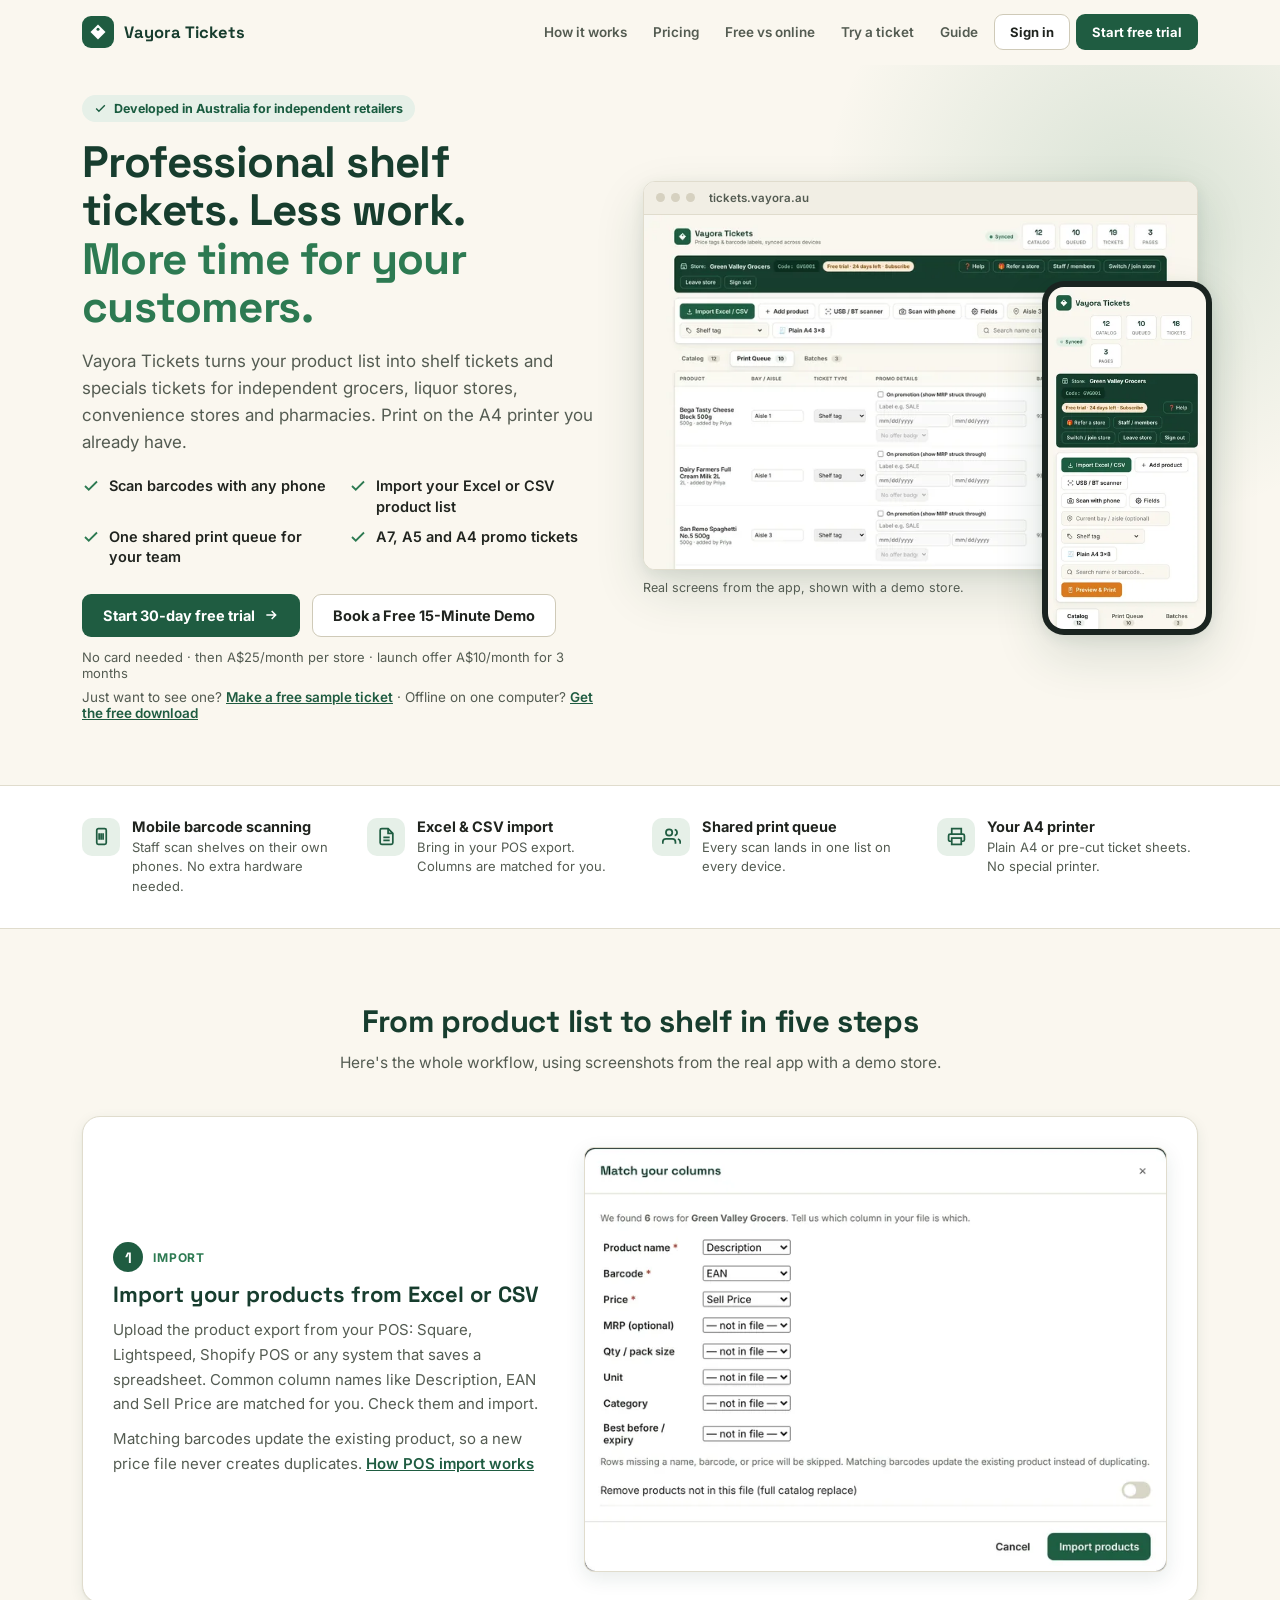
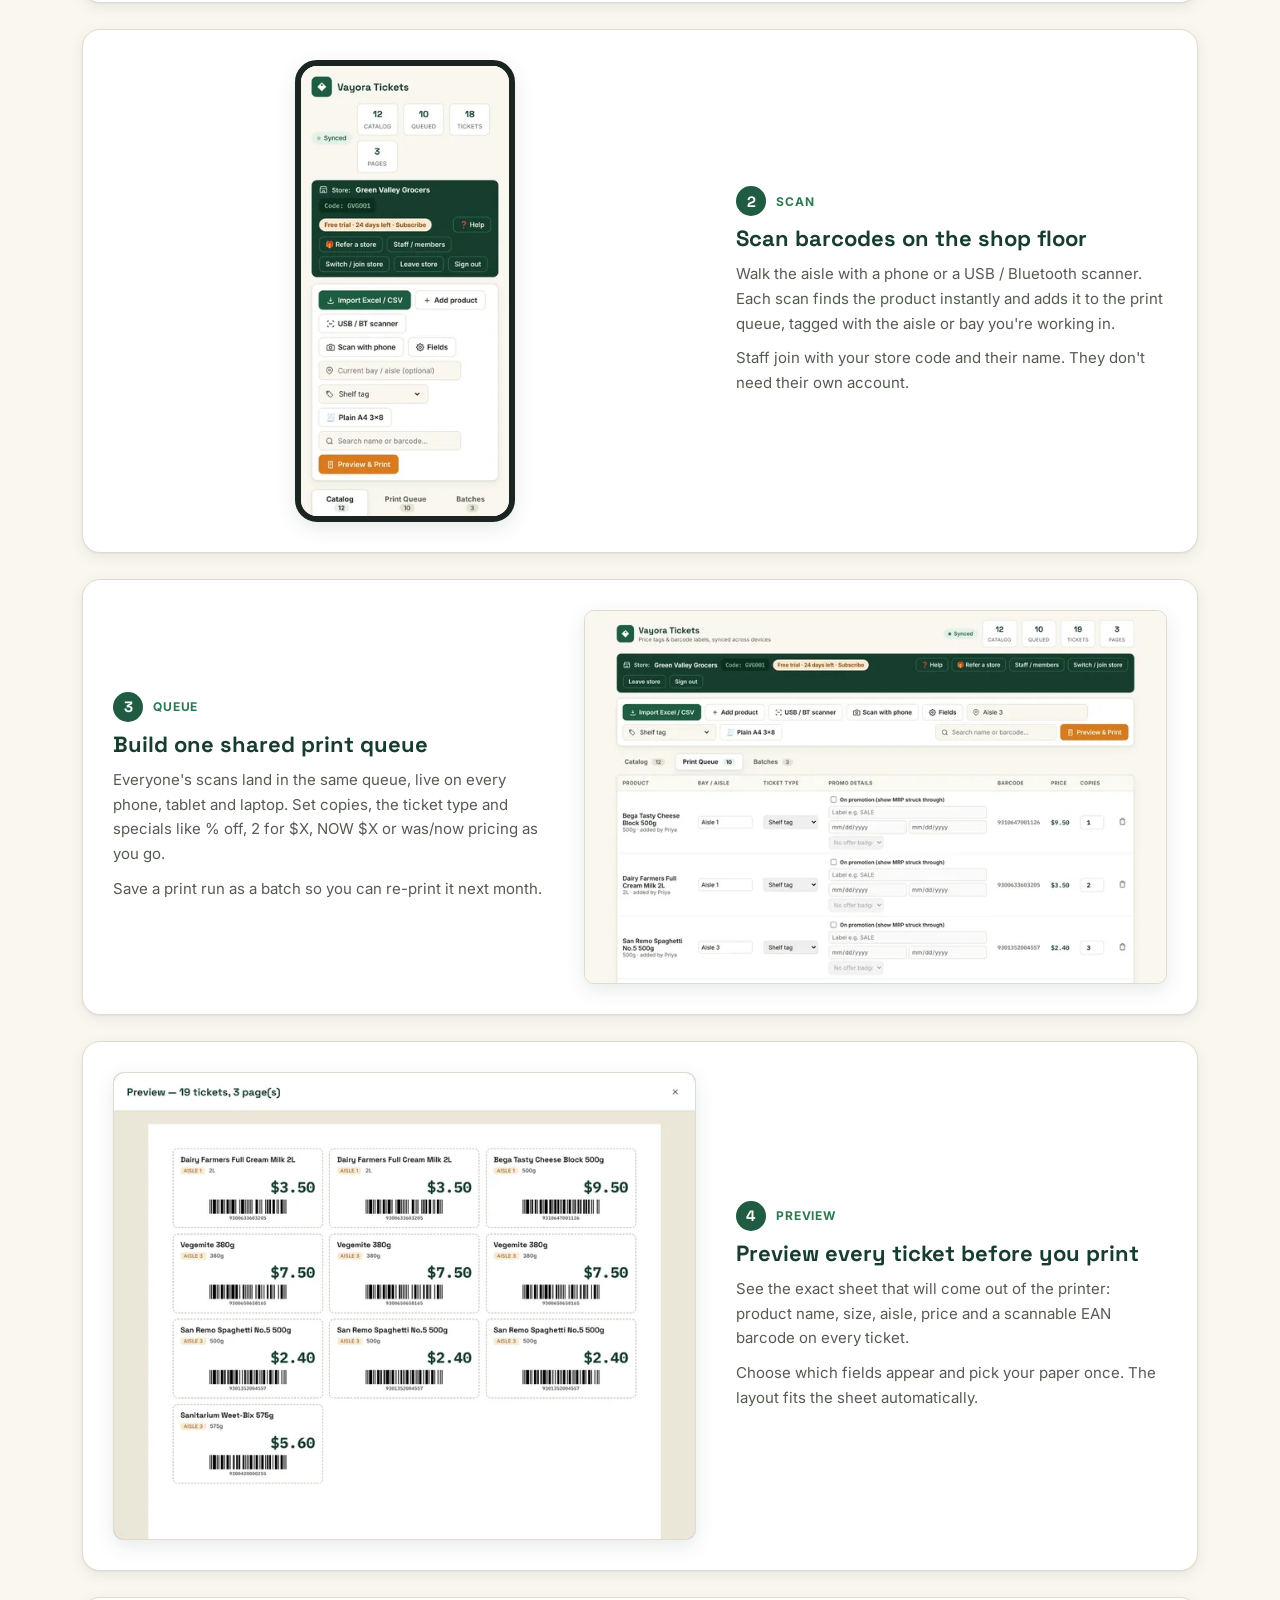
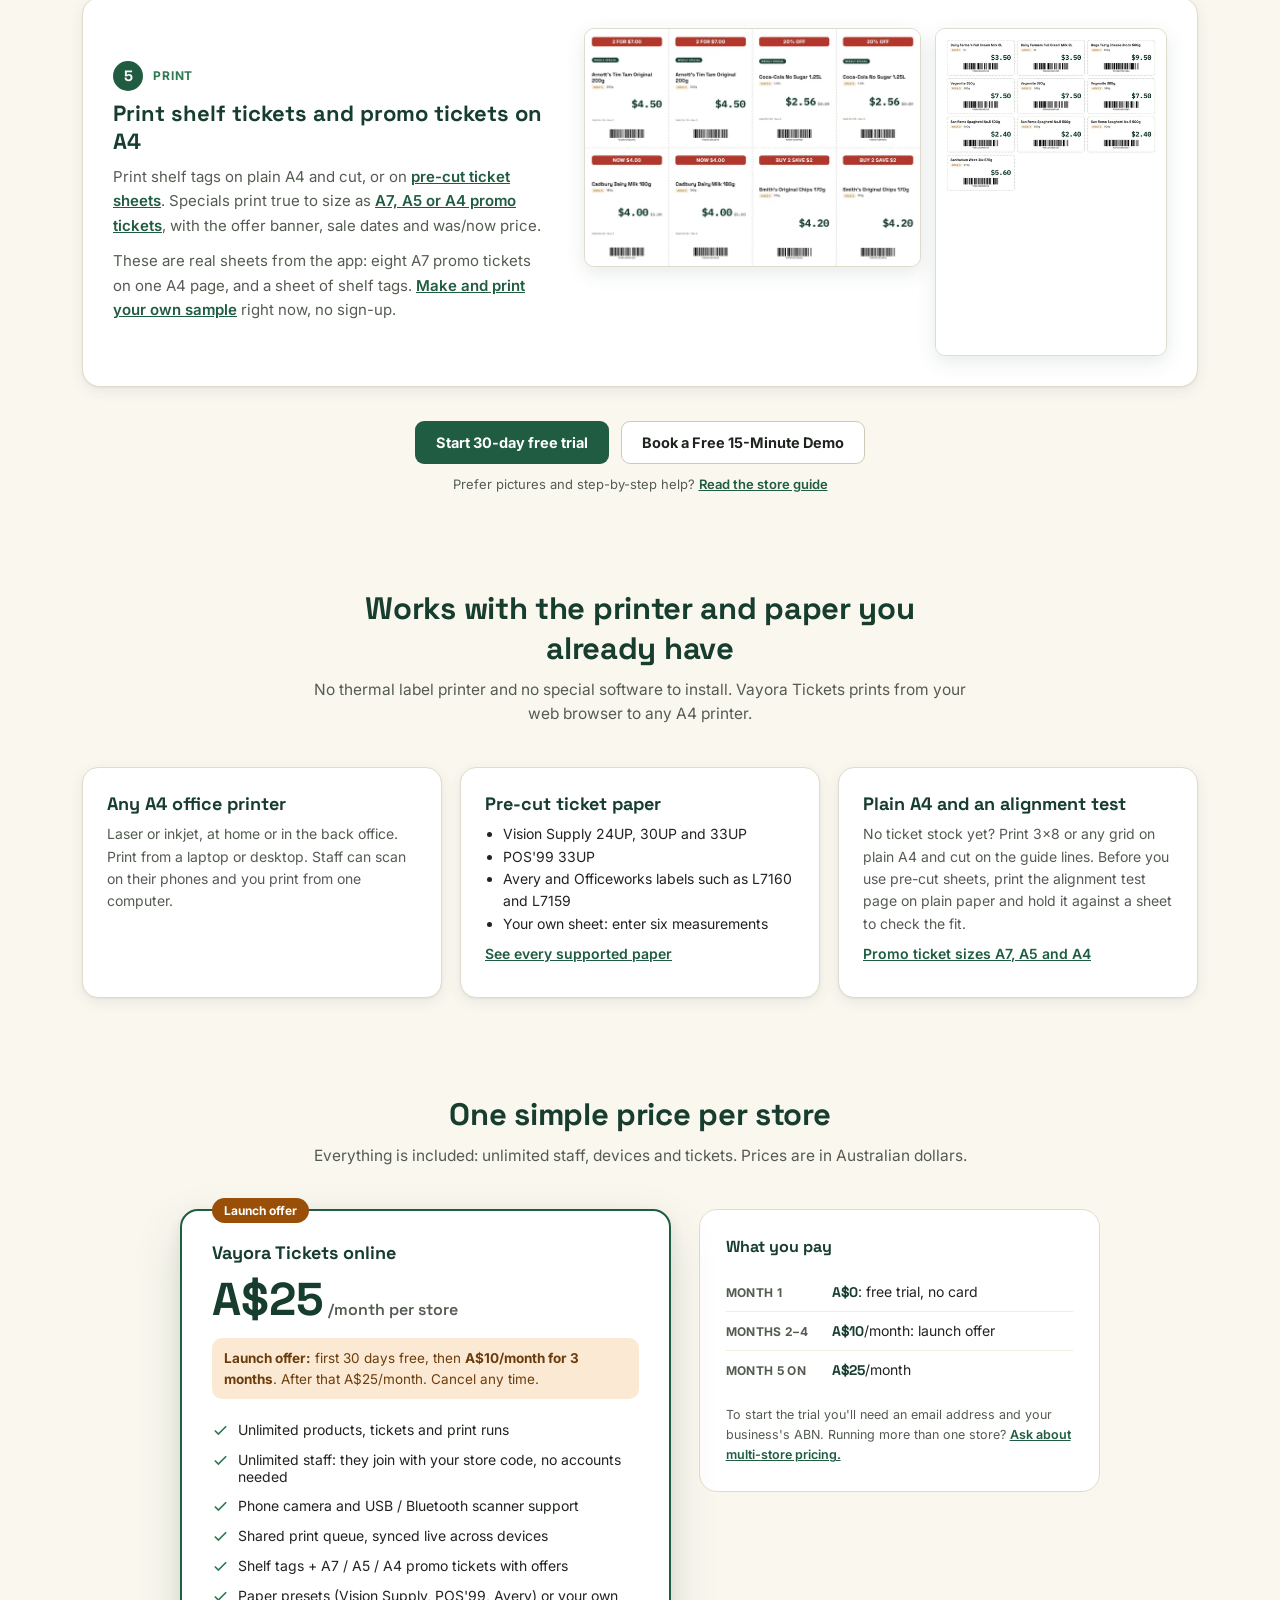
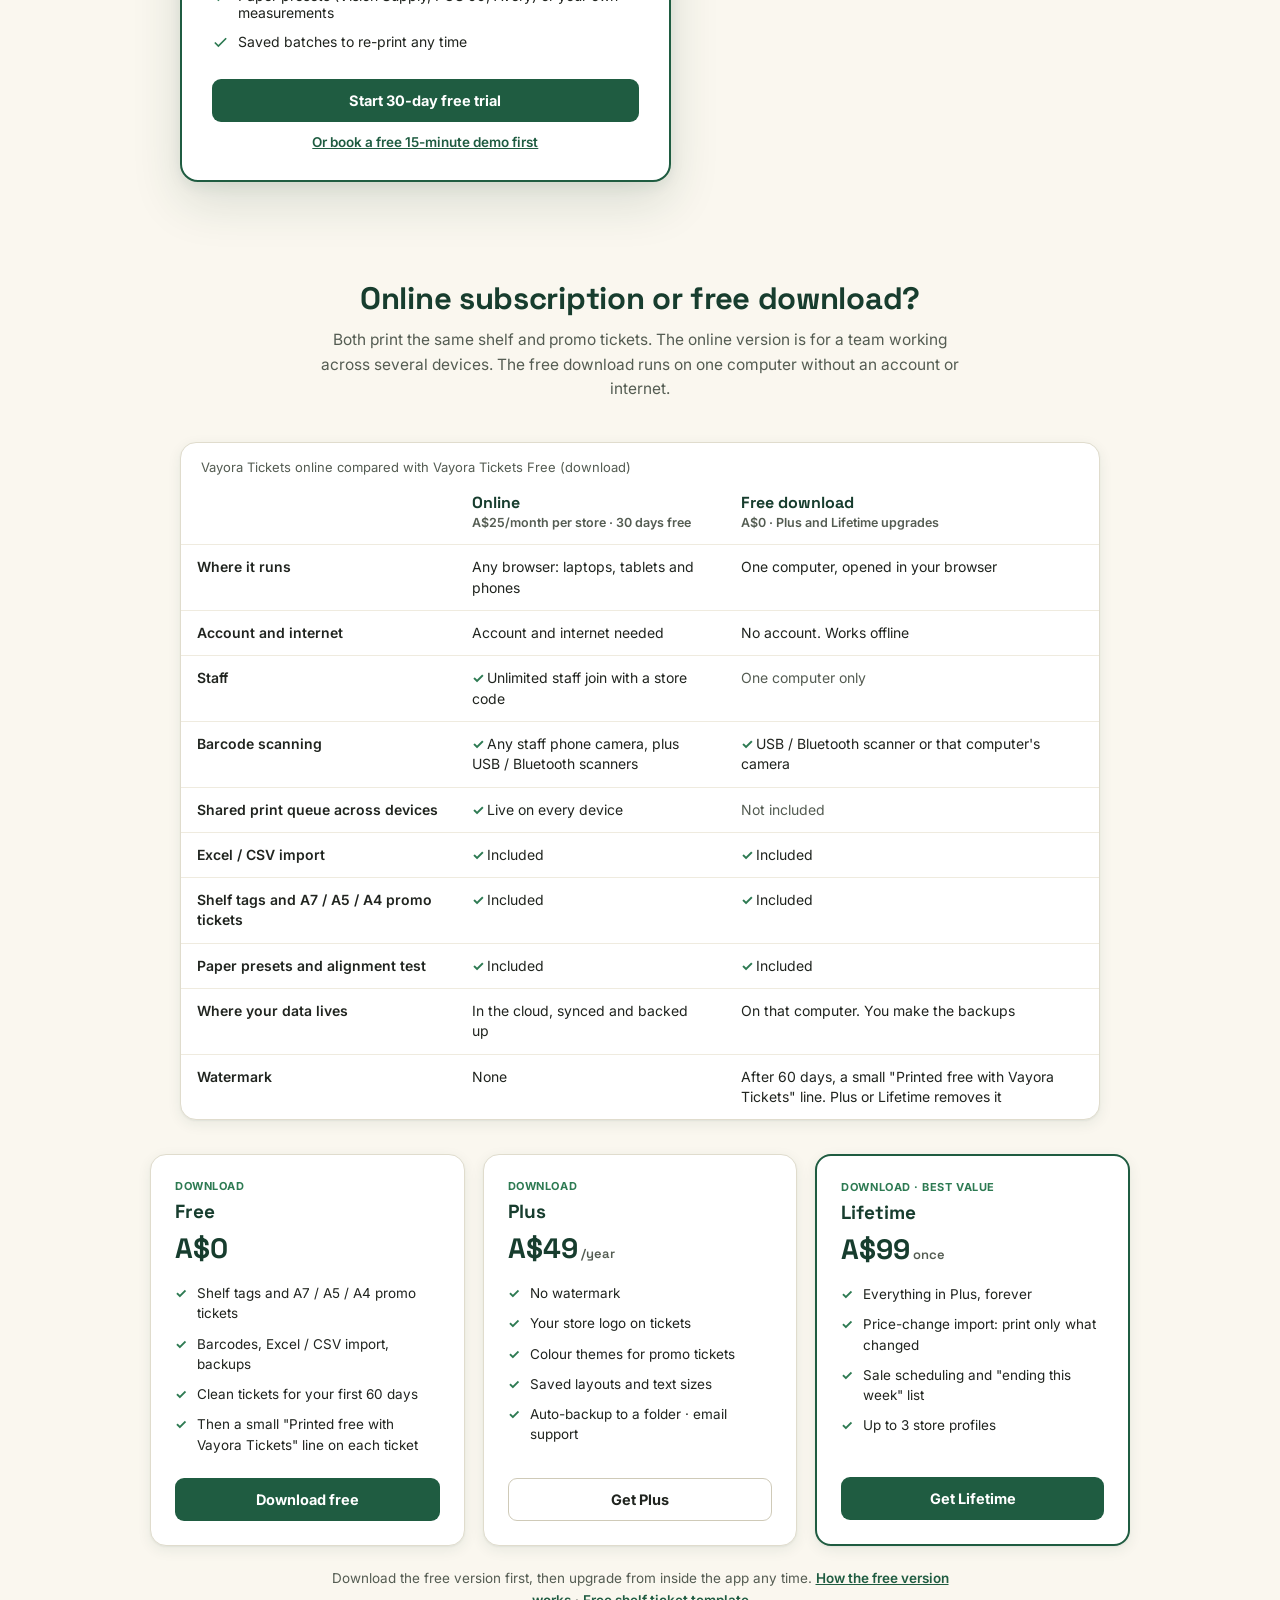
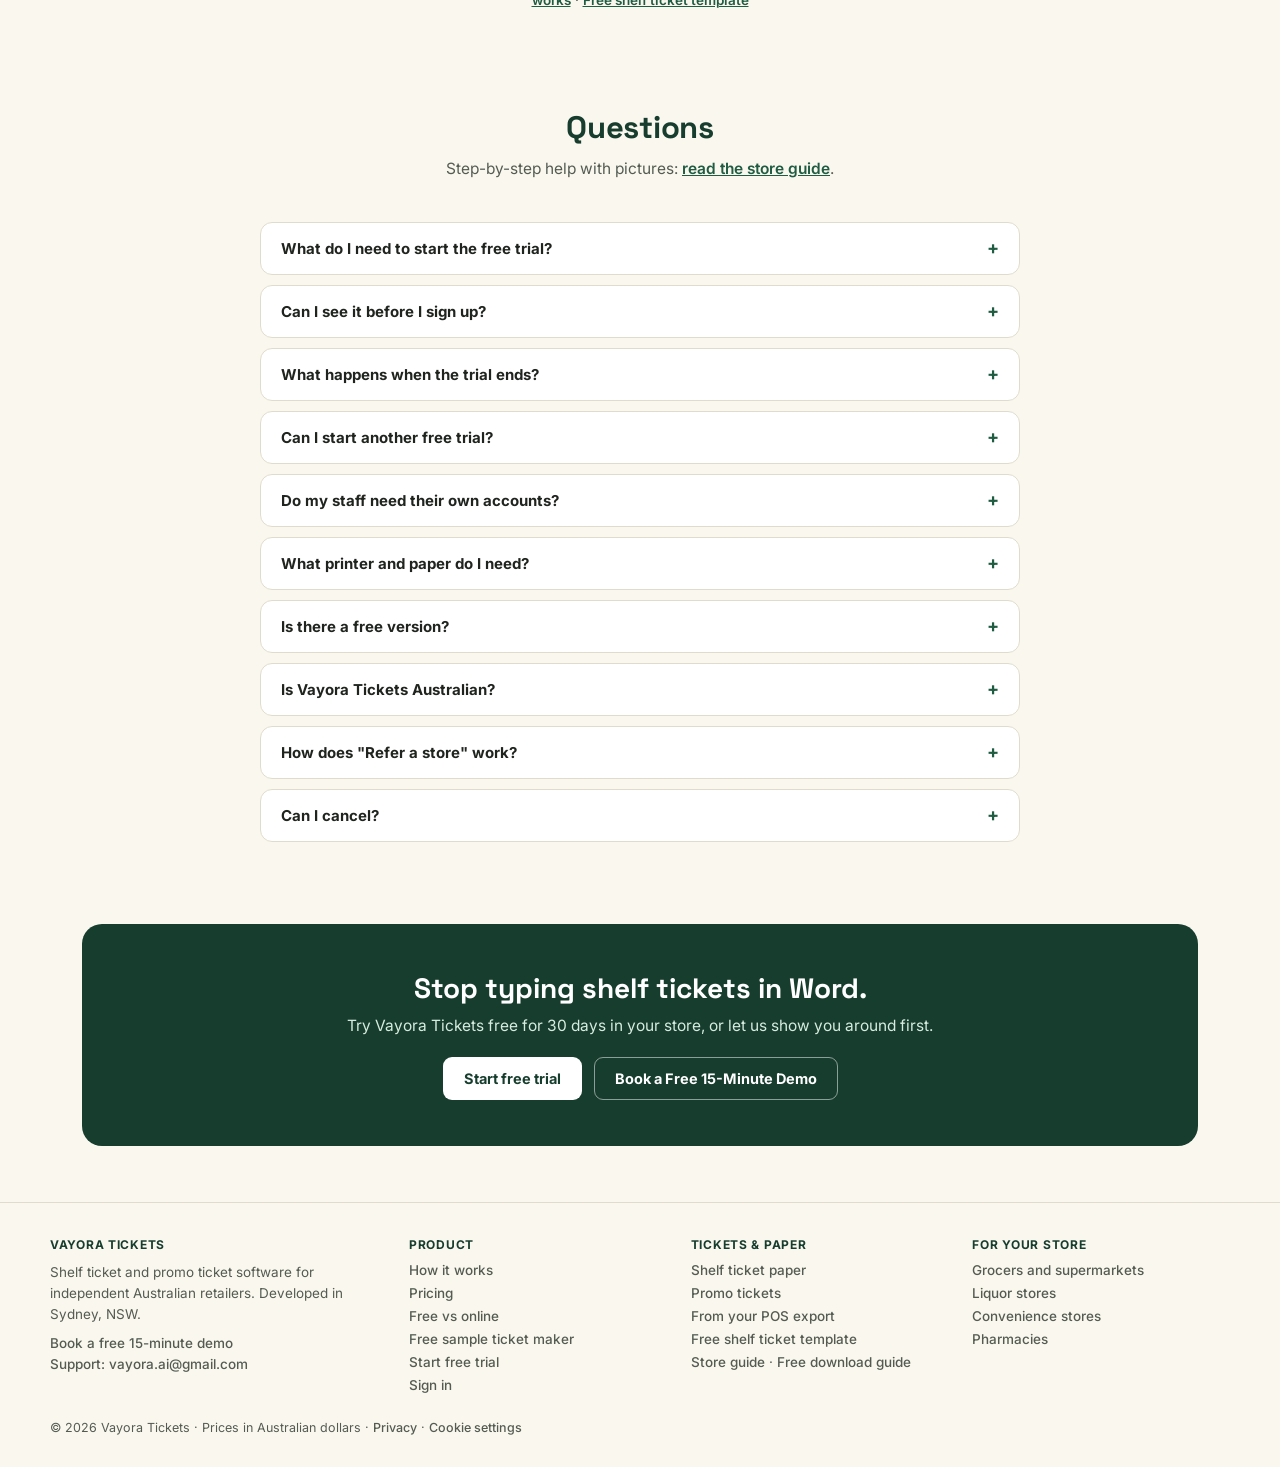
<file: index.html>
<!DOCTYPE html>
<html lang="en-AU">
<head>
<meta charset="UTF-8">
<meta name="viewport" content="width=device-width, initial-scale=1.0">
<title>Shelf Ticket Printing Software Australia | Vayora Tickets</title>
<meta name="description" content="Australian shelf ticket and promo ticket software for independent retailers. Import Excel/CSV, scan barcodes on your phone, share one print queue and print on your A4 printer. 30-day free trial.">
<link rel="canonical" href="https://vayora.au/">
<meta property="og:title" content="Vayora Tickets — Professional shelf tickets. Less work.">
<meta property="og:description" content="Shelf tickets and promo tickets for independent Australian retailers. Import your product list, scan with any phone, print on the A4 printer you already have.">
<meta property="og:image" content="https://vayora.au/og-image.png">
<meta property="og:image:width" content="1200">
<meta property="og:image:height" content="630">
<meta property="og:image:alt" content="Vayora Tickets — print shelf tickets faster">
<meta property="og:type" content="website">
<meta property="og:url" content="https://vayora.au/">
<meta property="og:site_name" content="Vayora Tickets">
<meta property="og:locale" content="en_AU">
<meta name="twitter:card" content="summary_large_image">
<meta name="twitter:image" content="https://vayora.au/og-image.png">
<script type="application/ld+json">
{
  "@context": "https://schema.org",
  "@graph": [
    {
      "@type": "Organization",
      "@id": "https://vayora.au/#org",
      "name": "Vayora Tickets",
      "url": "https://vayora.au/",
      "logo": "https://tickets.vayora.au/icon-512.png",
      "areaServed": {"@type": "Country", "name": "Australia"},
      "address": {"@type": "PostalAddress", "addressRegion": "NSW", "addressCountry": "AU"},
      "contactPoint": [
        {"@type": "ContactPoint", "contactType": "sales", "email": "tarun@vayora.au", "areaServed": "AU", "availableLanguage": "English"},
        {"@type": "ContactPoint", "contactType": "customer support", "email": "vayora.ai@gmail.com", "areaServed": "AU", "availableLanguage": "English"}
      ]
    },
    {
      "@type": "WebSite",
      "@id": "https://vayora.au/#website",
      "name": "Vayora Tickets",
      "url": "https://vayora.au/",
      "publisher": {"@id": "https://vayora.au/#org"},
      "inLanguage": "en-AU"
    },
    {
      "@type": "SoftwareApplication",
      "@id": "https://vayora.au/#app",
      "name": "Vayora Tickets",
      "url": "https://vayora.au/",
      "applicationCategory": "BusinessApplication",
      "applicationSubCategory": "Shelf ticket and price label printing",
      "operatingSystem": "Web browser, Windows, macOS, Android, iOS",
      "description": "Australian-developed shelf ticket and promotional ticket software for independent retailers. Import an Excel or CSV product list, scan barcodes on any phone, share one print queue across the team and print shelf tags and A7/A5/A4 promo tickets on an ordinary A4 printer.",
      "screenshot": "https://vayora.au/assets/img/queue-1400.webp",
      "image": "https://vayora.au/og-image.png",
      "featureList": [
        "Excel and CSV product import with column matching",
        "Barcode scanning with a phone camera or USB / Bluetooth scanner",
        "Shared print queue synced across devices",
        "Shelf tickets with scannable EAN barcodes",
        "A7, A5 and A4 promotional tickets with % off, 2 for $X and NOW $X offers",
        "Presets for Vision Supply, POS'99 and Avery label sheets",
        "Unlimited staff with store-code sign in"
      ],
      "publisher": {"@id": "https://vayora.au/#org"},
      "offers": [
        {
          "@type": "Offer",
          "name": "Vayora Tickets subscription (per store, monthly)",
          "price": "25.00",
          "priceCurrency": "AUD",
          "url": "https://vayora.au/#pricing"
        },
        {
          "@type": "Offer",
          "name": "Vayora Tickets Free (download)",
          "price": "0",
          "priceCurrency": "AUD",
          "url": "https://vayora.au/#free"
        }
      ]
    },
    {
      "@type": "FAQPage",
      "mainEntity": [
        {"@type": "Question", "name": "What do I need to start the free trial?", "acceptedAnswer": {"@type": "Answer", "text": "An email address and your business's ABN. No card. You'll get an email to confirm your address, then your store is ready."}},
        {"@type": "Question", "name": "Can I see it before I sign up?", "acceptedAnswer": {"@type": "Answer", "text": "Yes. Book a free 15-minute demo and we'll show you the import, scanning and printing steps with your kind of products. Or download the free version and try it on one computer with no account."}},
        {"@type": "Question", "name": "What happens when the trial ends?", "acceptedAnswer": {"@type": "Answer", "text": "The app asks you to subscribe before you can keep scanning, importing or printing. Nothing is deleted — your products, print queue and saved batches are all there when you subscribe."}},
        {"@type": "Question", "name": "Do my staff need their own accounts?", "acceptedAnswer": {"@type": "Answer", "text": "No. Staff open the app on their phone, tap \"I'm on staff\", and enter your store code and their name. Scans and prints are tagged with who did them. Managers who need full access can be invited by email."}},
        {"@type": "Question", "name": "What printer and paper do I need?", "acceptedAnswer": {"@type": "Answer", "text": "Any normal A4 office printer, laser or inkjet. Print on plain A4 and cut, or use pre-cut / perforated shelf ticket sheets — presets are built in for Vision Supply, POS'99 and Avery labels, plus an alignment test page."}},
        {"@type": "Question", "name": "Is there a free version?", "acceptedAnswer": {"@type": "Answer", "text": "Yes — download Vayora Tickets Free. It runs on one computer with no account. Tickets are clean for the first 60 days; after that each ticket carries a small \"Printed free with Vayora Tickets\" line. Plus (A$49/year) or Lifetime (A$99 once) removes it and adds extras like your logo on tickets."}},
        {"@type": "Question", "name": "Is Vayora Tickets Australian?", "acceptedAnswer": {"@type": "Answer", "text": "Yes. Vayora Tickets is developed in Sydney for Australian independent retailers. Prices are in Australian dollars and the paper presets cover ticket stock sold in Australia."}},
        {"@type": "Question", "name": "Can I cancel?", "acceptedAnswer": {"@type": "Answer", "text": "Yes, any time. You keep access until the end of the period you've paid for."}}
      ]
    }
  ]
}
</script>
<link rel="icon" href="https://tickets.vayora.au/icon-192.png" type="image/png">
<link rel="preconnect" href="https://fonts.googleapis.com">
<link rel="preconnect" href="https://fonts.gstatic.com" crossorigin>
<link href="https://fonts.googleapis.com/css2?family=Space+Grotesk:wght@500;600;700&family=Inter:wght@400;500;600;700&display=swap" rel="stylesheet">
<link rel="preload" as="image" href="/assets/img/queue-1400.webp" imagesrcset="/assets/img/queue-700.webp 700w, /assets/img/queue-1400.webp 1400w" imagesizes="(max-width: 820px) 92vw, 600px">
<style>
:root{
  --green-900:#173d2e; --green-700:#1f5c41; --green-600:#2d7a52; --green-100:#e6f0e8;
  --cream:#faf7ef; --paper:#ffffff; --ink:#20241f; --ink-soft:#545c52; --line:#e0dccd;
  --amber:#d97a1f; --amber-100:#fbe9d4;
  --shadow:0 1px 2px rgba(23,61,46,.06),0 4px 14px rgba(23,61,46,.08);
  --shadow-lg:0 20px 50px rgba(23,61,46,.14), 0 4px 14px rgba(23,61,46,.08);
}
*{box-sizing:border-box;}
html{scroll-behavior:smooth;}
html,body{margin:0;padding:0;}
body{background:var(--cream); color:var(--ink); font-family:'Inter',system-ui,sans-serif; -webkit-font-smoothing:antialiased; overflow-x:hidden;}
h1,h2,h3{font-family:'Space Grotesk',system-ui,sans-serif; margin:0;}
a{color:inherit;}
img{max-width:100%; height:auto;}
:focus-visible{outline:3px solid var(--amber); outline-offset:2px; border-radius:6px;}
.skip{position:absolute; left:-9999px; top:8px; background:var(--green-900); color:#fff; padding:10px 14px; border-radius:8px; z-index:20;}
.skip:focus{left:12px;}
.sr-only{position:absolute; width:1px; height:1px; overflow:hidden; clip:rect(0 0 0 0); white-space:nowrap;}

/* ---------- header ---------- */
header.site{position:sticky; top:0; z-index:10; background:rgba(250,247,239,.95); backdrop-filter:blur(6px); border-bottom:1px solid transparent;}
header.site.scrolled{border-bottom-color:var(--line);}
.head-in{display:flex; align-items:center; justify-content:space-between; gap:12px; padding:14px 32px; max-width:1180px; margin:0 auto;}
.brand{display:flex; align-items:center; gap:10px; text-decoration:none;}
.brand .mark{width:32px; height:32px; border-radius:9px; background:var(--green-700); display:flex; align-items:center; justify-content:center; flex:none;}
.brand span{font-family:'Space Grotesk',sans-serif; font-weight:700; font-size:16.5px; color:var(--green-900); white-space:nowrap;}
.nav{display:flex; align-items:center; gap:6px;}
.nav .link{font-size:13.5px; font-weight:600; color:var(--ink-soft); text-decoration:none; padding:8px 10px; border-radius:8px;}
.nav .link:hover{color:var(--green-700);}
.menu{display:none; position:relative;}
.menu summary{list-style:none; cursor:pointer; font-size:13.5px; font-weight:700; color:var(--green-900); padding:9px 12px; border:1px solid var(--line); border-radius:9px; background:var(--paper);}
.menu summary::-webkit-details-marker{display:none;}
.menu[open] summary{border-color:var(--green-600);}
.menu .panel{position:absolute; right:0; top:calc(100% + 8px); width:230px; background:var(--paper); border:1px solid var(--line); border-radius:12px; box-shadow:var(--shadow-lg); padding:8px; display:flex; flex-direction:column;}
.menu .panel a{padding:11px 12px; border-radius:8px; text-decoration:none; font-size:15px; font-weight:600; color:var(--ink);}
.menu .panel a:hover{background:var(--green-100);}

.btn{display:inline-flex; align-items:center; gap:8px; padding:12px 20px; border-radius:9px; font-size:14.5px; font-weight:700; text-decoration:none; cursor:pointer; transition:.15s; border:1px solid transparent; white-space:nowrap;}
.btn.primary{background:var(--green-700); color:#fff;}
.btn.primary:hover{background:var(--green-900);}
.btn.ghost{border-color:#cfcab8; color:var(--ink); background:var(--paper);}
.btn.ghost:hover{border-color:var(--green-600); color:var(--green-700);}
.btn.sm{padding:9px 15px; font-size:13px;}
.btn svg{width:16px; height:16px; flex:none;}

/* ---------- hero ---------- */
.hero-wrap{position:relative; overflow:hidden;}
.hero-blob{position:absolute; top:-180px; right:-180px; width:640px; height:640px; border-radius:50%; background:radial-gradient(circle, rgba(45,122,82,.16), rgba(45,122,82,0) 70%); pointer-events:none;}
.hero{max-width:1180px; margin:0 auto; padding:30px 32px 64px; display:grid; grid-template-columns:1fr 1.08fr; gap:48px; align-items:center; position:relative;}
.eyebrow{display:inline-flex; align-items:center; gap:7px; background:var(--green-100); color:#1a5c40; font-size:12.5px; font-weight:700; padding:6px 12px; border-radius:20px; margin-bottom:16px;}
h1.hero-title{font-size:44px; line-height:1.1; color:var(--green-900); margin-bottom:16px; letter-spacing:-.6px;}
h1.hero-title .accent{color:var(--green-600); display:block;}
.lead{font-size:17px; line-height:1.6; color:var(--ink-soft); max-width:520px; margin:0 0 20px;}
.benefits{list-style:none; padding:0; margin:0 0 26px; display:grid; grid-template-columns:1fr 1fr; gap:10px 20px; max-width:540px;}
.benefits li{display:flex; gap:9px; align-items:flex-start; font-size:14.5px; font-weight:600; line-height:1.4;}
.benefits svg{width:18px; height:18px; color:var(--green-600); flex:none; margin-top:1px;}
.cta-row{display:flex; gap:12px; flex-wrap:wrap;}
.cta-note{font-size:13px; color:var(--ink-soft); margin:12px 0 0;}
.cta-alt{font-size:13.5px; color:var(--ink-soft); margin:8px 0 0;}
.cta-alt a{color:var(--green-700); font-weight:600;}

.hero-shot{position:relative; padding:0 0 40px;}
.frame{background:#fff; border-radius:12px; box-shadow:var(--shadow-lg); border:1px solid var(--line); overflow:hidden;}
.frame .bar{display:flex; gap:6px; align-items:center; padding:9px 12px; background:#f1eee4; border-bottom:1px solid var(--line);}
.frame .bar i{width:9px; height:9px; border-radius:50%; background:#d6d1c0; display:block;}
.frame .bar span{margin-left:8px; font-size:11.5px; color:var(--ink-soft); font-weight:600;}
.frame img{display:block; width:100%;}
.hero-phone{position:absolute; right:-14px; bottom:0; width:31%; max-width:170px; border-radius:22px; background:#1a2420; padding:6px; box-shadow:var(--shadow-lg);}
.hero-phone img{display:block; border-radius:16px; width:100%;}
.shot-cap{font-size:12.5px; color:var(--ink-soft); margin:10px 0 0; max-width:62%;}

/* ---------- benefit strip ---------- */
.strip{border-top:1px solid var(--line); border-bottom:1px solid var(--line); background:var(--paper);}
.strip-inner{max-width:1180px; margin:0 auto; padding:32px; display:grid; grid-template-columns:repeat(4,1fr); gap:24px;}
.strip-item{display:flex; align-items:flex-start; gap:12px;}
.si-icon{width:38px; height:38px; border-radius:10px; background:var(--green-100); color:var(--green-700); display:flex; align-items:center; justify-content:center; flex:none;}
.si-icon svg{width:19px; height:19px;}
.strip-item h3{font-family:'Inter',sans-serif; font-size:14.5px; font-weight:700; color:var(--ink); margin:0 0 3px;}
.strip-item p{font-size:13px; color:var(--ink-soft); margin:0; line-height:1.5;}

/* ---------- sections ---------- */
.section{max-width:1180px; margin:0 auto; padding:72px 32px;}
.section.tight{padding-top:24px;}
.section-head{text-align:center; max-width:660px; margin:0 auto 40px;}
.section-head h2{font-size:31px; color:var(--green-900); letter-spacing:-.3px; margin-bottom:10px;}
.section-head p{font-size:15.5px; line-height:1.6; color:var(--ink-soft); margin:0;}
.section-head a{color:var(--green-700); font-weight:600;}

/* five-step workflow */
.flow{list-style:none; padding:0; margin:0; display:flex; flex-direction:column; gap:26px;}
.flow-step{display:grid; grid-template-columns:.85fr 1.15fr; gap:40px; align-items:center; background:var(--paper); border:1px solid var(--line); border-radius:18px; padding:30px; box-shadow:var(--shadow);}
.flow-step:nth-child(even){grid-template-columns:1.15fr .85fr;}
.flow-step:nth-child(even) .flow-text{order:2;}
.flow-num{display:inline-flex; align-items:center; gap:10px; font-size:12px; font-weight:700; text-transform:uppercase; letter-spacing:.07em; color:var(--green-600); margin-bottom:8px;}
.flow-num b{width:30px; height:30px; border-radius:50%; background:var(--green-700); color:#fff; font-family:'Space Grotesk',sans-serif; font-size:15px; display:inline-flex; align-items:center; justify-content:center; letter-spacing:0;}
.flow-text h3{font-size:22px; color:var(--green-900); margin-bottom:10px;}
.flow-text p{font-size:15px; line-height:1.65; color:var(--ink-soft); margin:0 0 10px;}
.flow-text p:last-child{margin:0;}
.flow-text a{color:var(--green-700); font-weight:600;}
.flow-media{margin:0; min-width:0;}
.flow-media img{display:block; width:100%; border:1px solid var(--line); border-radius:10px; box-shadow:0 6px 20px rgba(23,61,46,.10); background:#fff;}
.flow-media.phone img{max-width:220px; margin:0 auto; border-radius:22px; border:6px solid #1a2420;}
.flow-media.pair{display:grid; grid-template-columns:1.45fr 1fr; gap:14px; align-items:start;}
.flow-media figcaption{font-size:12.5px; color:var(--ink-soft); margin-top:8px; text-align:center;}
.flow-cta{text-align:center; margin-top:34px;}
.flow-cta .cta-row{justify-content:center;}

/* printer & paper */
.paper-grid{display:grid; grid-template-columns:repeat(3,1fr); gap:18px;}
.card{background:var(--paper); border:1px solid var(--line); border-radius:16px; padding:24px; box-shadow:var(--shadow);}
.card h3{font-size:18px; color:var(--green-900); margin-bottom:8px;}
.card p{font-size:14px; line-height:1.6; color:var(--ink-soft); margin:0 0 8px;}
.card ul{margin:0; padding-left:18px; font-size:14px; line-height:1.6; color:var(--ink);}
.card a{color:var(--green-700); font-weight:600;}

/* pricing */
.pricing{display:grid; grid-template-columns:1.1fr .9fr; gap:28px; align-items:start; max-width:920px; margin:0 auto;}
.plan{background:var(--paper); border:2px solid var(--green-700); border-radius:18px; padding:30px; box-shadow:var(--shadow-lg); position:relative;}
.plan .tag{position:absolute; top:-13px; left:30px; background:#9a4f08; color:#fff; font-size:12px; font-weight:700; padding:5px 12px; border-radius:20px;}
.plan h3{font-size:18px; color:var(--green-900); margin-bottom:12px;}
.plan .price{font-family:'Space Grotesk',sans-serif; font-size:46px; font-weight:700; color:var(--green-900); line-height:1;}
.plan .price small{font-size:16px; font-weight:600; color:var(--ink-soft);}
.plan .offer{background:var(--amber-100); color:#6b3d0c; border-radius:10px; padding:10px 12px; font-size:13.5px; line-height:1.5; margin:16px 0;}
.plan ul{list-style:none; padding:0; margin:0 0 22px;}
.plan li{display:flex; gap:9px; font-size:14px; padding:6px 0; color:var(--ink);}
.plan li svg{width:17px; height:17px; color:var(--green-600); flex:none; margin-top:1px;}
.plan .btn{width:100%; justify-content:center;}
.plan .demo-link{display:block; text-align:center; margin-top:12px; font-size:13.5px; color:var(--green-700); font-weight:600;}
.timeline{background:var(--paper); border:1px solid var(--line); border-radius:18px; padding:26px;}
.timeline h3{font-size:16px; color:var(--green-900); margin-bottom:16px;}
.tl-row{display:flex; gap:14px; padding:10px 0; border-top:1px solid #f0ede1;}
.tl-row:first-of-type{border-top:none;}
.tl-row .when{flex:0 0 92px; font-size:12px; font-weight:700; color:var(--ink-soft); text-transform:uppercase; letter-spacing:.03em; padding-top:2px;}
.tl-row .what{font-size:14px; color:var(--ink);}
.tl-row .what b{font-family:'Space Grotesk',sans-serif; color:var(--green-900);}
.timeline .small{font-size:12.5px; color:var(--ink-soft); line-height:1.6; margin:16px 0 0;}
.timeline a{color:var(--green-700); font-weight:600;}

/* compare */
.compare-wrap{max-width:920px; margin:0 auto 34px; overflow-x:auto; background:var(--paper); border:1px solid var(--line); border-radius:16px; box-shadow:var(--shadow);}
table.compare{width:100%; border-collapse:collapse; font-size:14px; min-width:560px;}
.compare caption{text-align:left; padding:16px 20px 0; font-size:13px; color:var(--ink-soft);}
.compare th,.compare td{padding:12px 16px; border-top:1px solid #efebdf; text-align:left; vertical-align:top; line-height:1.45;}
.compare thead th{border-top:none; font-family:'Space Grotesk',sans-serif; font-size:16px; color:var(--green-900); padding-top:16px;}
.compare thead th small{display:block; font-family:'Inter',sans-serif; font-size:12.5px; font-weight:600; color:var(--ink-soft);}
.compare tbody th{font-weight:600; color:var(--ink); width:30%;}
.compare td.yes::before{content:"✓ "; color:var(--green-600); font-weight:700;}
.compare td.no{color:var(--ink-soft);}
.dl-grid{display:grid; grid-template-columns:repeat(3,1fr); gap:18px; max-width:980px; margin:0 auto;}
.dl{background:var(--paper); border:1px solid var(--line); border-radius:16px; padding:24px; box-shadow:var(--shadow); display:flex; flex-direction:column;}
.dl.best{border:2px solid var(--green-700);}
.dl .kicker{font-size:11px; font-weight:700; text-transform:uppercase; letter-spacing:.05em; color:var(--green-600); margin-bottom:6px;}
.dl h3{font-size:19px; color:var(--green-900); margin:0 0 4px;}
.dl .p{font-family:'Space Grotesk',sans-serif; font-size:28px; font-weight:700; color:var(--green-900); margin:2px 0 12px;}
.dl .p small{font-size:13px; color:var(--ink-soft); font-weight:600;}
.dl ul{list-style:none; padding:0; margin:0 0 18px; flex:1;}
.dl li{font-size:13.5px; line-height:1.5; color:var(--ink); padding:5px 0 5px 22px; position:relative;}
.dl li::before{content:"✓"; position:absolute; left:0; color:var(--green-600); font-weight:700;}
.dl .btn{justify-content:center;}
.dl-note{text-align:center; font-size:13.5px; color:var(--ink-soft); margin:22px auto 0; max-width:640px; line-height:1.6;}
.dl-note a{color:var(--green-700); font-weight:600;}

/* faq */
.faq{max-width:760px; margin:0 auto;}
.faq details{background:var(--paper); border:1px solid var(--line); border-radius:12px; padding:16px 20px; margin-bottom:10px;}
.faq summary{font-weight:700; font-size:15px; cursor:pointer; color:var(--ink); list-style:none;}
.faq summary::-webkit-details-marker{display:none;}
.faq summary::after{content:"+"; float:right; color:var(--green-700); font-size:18px; line-height:1;}
.faq details[open] summary::after{content:"–";}
.faq details p{font-size:14.5px; line-height:1.65; color:var(--ink-soft); margin:10px 0 0;}
.faq a{color:var(--green-700); font-weight:600;}

.final-cta{background:var(--green-900); color:#fff; text-align:center; border-radius:20px; padding:46px 28px; max-width:1116px; margin:0 auto 56px;}
.final-cta h2{font-size:28px; margin-bottom:10px;}
.final-cta p{color:#d6ece0; font-size:15.5px; margin:0 0 22px;}
.final-cta .cta-row{justify-content:center;}
.final-cta .btn.primary{background:#fff; color:var(--green-900);}
.final-cta .btn.primary:hover{background:var(--green-100);}
.final-cta .btn.ghost{background:transparent; color:#fff; border-color:rgba(255,255,255,.5);}
.final-cta .btn.ghost:hover{border-color:#fff; color:#fff;}

@media (max-width:980px){
  .nav .link{display:none;}
  .menu{display:block;}
}
@media (max-width:860px){
  .hero{grid-template-columns:1fr; gap:34px; padding:16px 22px 48px;}
  h1.hero-title{font-size:34px;}
  .head-in{padding:12px 18px;}
  .strip-inner{grid-template-columns:1fr 1fr; padding:26px 22px;}
  .section{padding:52px 22px;}
  .flow-step,.flow-step:nth-child(even){grid-template-columns:1fr; gap:20px; padding:22px;}
  .flow-step:nth-child(even) .flow-text{order:0;}
  .paper-grid,.pricing,.dl-grid{grid-template-columns:1fr;}
  .final-cta{margin:0 16px 40px;}
}
@media (max-width:520px){
  h1.hero-title{font-size:30px;}
  .benefits{grid-template-columns:1fr;}
  .strip-inner{grid-template-columns:1fr;}
  .cta-row .btn{width:100%; justify-content:center;}
  .nav .btn.ghost{display:none;}
  .hero-phone{right:-6px; width:34%;}
  .section-head h2{font-size:26px;}
  .flow-media.pair{grid-template-columns:1fr;}
  table.compare{min-width:0; font-size:13px;}
  .compare th,.compare td{padding:10px 8px;}
  .compare thead th{font-size:14.5px;}
  .compare tbody th{width:28%;}
  .compare caption{padding:14px 10px 0;}
  .brand span{font-size:15px;}
}
@media (prefers-reduced-motion:reduce){html{scroll-behavior:auto;} .btn{transition:none;}}
</style>
<style id="site-footer-css">
footer.site{border-top:1px solid #e0dccd;padding:34px 32px 30px;font-size:13.5px;color:#545c52;text-align:left;font-family:Inter,system-ui,sans-serif;}
footer.site .foot-in{max-width:1180px;margin:0 auto;display:grid;grid-template-columns:1.3fr 1fr 1fr 1fr;gap:24px;}
footer.site h2{font-family:Inter,system-ui,sans-serif;font-size:12px;text-transform:uppercase;letter-spacing:.06em;color:#173d2e;margin:0 0 10px;}
footer.site ul{list-style:none;margin:0;padding:0;}
footer.site li{margin:0 0 7px;}
footer.site a{color:#545c52;text-decoration:none;font-weight:500;}
footer.site a:hover{color:#1f5c41;text-decoration:underline;}
footer.site p{margin:0 0 8px;line-height:1.55;}
footer.site .foot-legal{max-width:1180px;margin:18px auto 0;font-size:12.5px;}
@media (max-width:860px){footer.site .foot-in{grid-template-columns:1fr 1fr;}}
@media (max-width:520px){footer.site{padding:28px 20px;}footer.site .foot-in{grid-template-columns:1fr;}}
@media print{footer.site{display:none;}}
.try-line{font-size:14px;color:#545c52;margin:12px 0 0;}
.try-line a{color:#1f5c41;font-weight:600;}

</style>
<script src="/assets/vt-analytics.js" defer></script>
</head>
<body>
<a class="skip" href="#main">Skip to content</a>

<header class="site" id="top">
  <div class="head-in">
    <a class="brand" href="/" aria-label="Vayora Tickets home">
      <span class="mark" aria-hidden="true"><svg width="18" height="18" viewBox="0 0 24 24" fill="none"><path d="M12 2L22 12L12 22L2 12L12 2Z" fill="#fff"/><circle cx="12" cy="8.2" r="2" fill="#1f5c41"/></svg></span>
      <span>Vayora Tickets</span>
    </a>
    <nav class="nav" aria-label="Main">
      <a class="link" href="#how-it-works">How it works</a>
      <a class="link" href="#pricing">Pricing</a>
      <a class="link" href="#free">Free vs online</a>
      <a class="link" href="/try-a-ticket/">Try a ticket</a>
      <a class="link" href="/guide/">Guide</a>
      <a class="btn ghost sm" href="https://tickets.vayora.au">Sign in</a>
      <a class="btn primary sm" href="https://tickets.vayora.au/?signup=1" data-ev="trial_click" data-loc="header">Start free trial</a>
      <details class="menu">
        <summary aria-label="Open menu">Menu</summary>
        <div class="panel">
          <a href="#how-it-works">How it works</a>
          <a href="#pricing">Pricing</a>
          <a href="#free">Free vs online</a>
          <a href="#printers">Printers &amp; paper</a>
          <a href="/try-a-ticket/">Try a free sample ticket</a>
          <a href="/guide/">Store guide</a>
          <a href="mailto:tarun@vayora.au?subject=Vayora%20Tickets%20%E2%80%94%20Demo%20Request&amp;body=Hi%20Tarun%2C%0D%0A%0D%0AI%27d%20like%20to%20book%20a%20free%2015-minute%20demo%20of%20Vayora%20Tickets.%0D%0A%0D%0AStore%20name%20(optional)%3A%20%0D%0ASuburb%20(optional)%3A%20%0D%0AContact%20number%20(optional)%3A%20%0D%0APreferred%20day%20and%20time%20(optional)%3A%20%0D%0A%0D%0AThanks" data-ev="demo_request" data-loc="menu">Book a free demo</a>
          <a href="https://tickets.vayora.au">Sign in</a>
        </div>
      </details>
    </nav>
  </div>
</header>

<main id="main">
<div class="hero-wrap">
  <div class="hero-blob" aria-hidden="true"></div>
  <div class="hero">
    <div>
      <div class="eyebrow">
        <svg width="13" height="13" viewBox="0 0 24 24" fill="none" stroke="currentColor" stroke-width="2.5" aria-hidden="true"><path d="M20 6L9 17l-5-5"/></svg>
        Developed in Australia for independent retailers
      </div>
      <h1 class="hero-title">Professional shelf tickets. Less work. <span class="accent">More time for your customers.</span></h1>
      <p class="lead">Vayora Tickets turns your product list into shelf tickets and specials tickets for independent grocers, liquor stores, convenience stores and pharmacies. Print on the A4 printer you already have.</p>
      <ul class="benefits">
        <li><svg viewBox="0 0 24 24" fill="none" stroke="currentColor" stroke-width="2.4" aria-hidden="true"><path d="M20 6L9 17l-5-5"/></svg>Scan barcodes with any phone</li>
        <li><svg viewBox="0 0 24 24" fill="none" stroke="currentColor" stroke-width="2.4" aria-hidden="true"><path d="M20 6L9 17l-5-5"/></svg>Import your Excel or CSV product list</li>
        <li><svg viewBox="0 0 24 24" fill="none" stroke="currentColor" stroke-width="2.4" aria-hidden="true"><path d="M20 6L9 17l-5-5"/></svg>One shared print queue for your team</li>
        <li><svg viewBox="0 0 24 24" fill="none" stroke="currentColor" stroke-width="2.4" aria-hidden="true"><path d="M20 6L9 17l-5-5"/></svg>A7, A5 and A4 promo tickets</li>
      </ul>
      <div class="cta-row">
        <a class="btn primary" href="https://tickets.vayora.au/?signup=1" data-ev="trial_click" data-loc="hero">
          Start 30-day free trial
          <svg viewBox="0 0 24 24" fill="none" stroke="currentColor" stroke-width="2.2" aria-hidden="true"><path d="M5 12h14M13 6l6 6-6 6"/></svg>
        </a>
        <a class="btn ghost" href="mailto:tarun@vayora.au?subject=Vayora%20Tickets%20%E2%80%94%20Demo%20Request&amp;body=Hi%20Tarun%2C%0D%0A%0D%0AI%27d%20like%20to%20book%20a%20free%2015-minute%20demo%20of%20Vayora%20Tickets.%0D%0A%0D%0AStore%20name%20(optional)%3A%20%0D%0ASuburb%20(optional)%3A%20%0D%0AContact%20number%20(optional)%3A%20%0D%0APreferred%20day%20and%20time%20(optional)%3A%20%0D%0A%0D%0AThanks" data-ev="demo_request" data-loc="hero">Book a Free 15-Minute Demo</a>
      </div>
      <p class="cta-note">No card needed · then A$25/month per store · launch offer A$10/month for 3 months</p>
      <p class="cta-alt">Just want to see one? <a href="/try-a-ticket/">Make a free sample ticket</a> · Offline on one computer? <a href="#free">Get the free download</a></p>
    </div>

    <div class="hero-shot">
      <div class="frame">
        <div class="bar" aria-hidden="true"><i></i><i></i><i></i><span>tickets.vayora.au</span></div>
        <img src="/assets/img/queue-1400.webp" srcset="/assets/img/queue-700.webp 700w, /assets/img/queue-1400.webp 1400w" sizes="(max-width: 860px) 92vw, 600px" width="1400" height="897" alt="Vayora Tickets print queue with products, aisles, ticket types, barcodes, prices and copies" fetchpriority="high">
      </div>
      <div class="hero-phone">
        <img src="/assets/img/phone-260.webp" srcset="/assets/img/phone-260.webp 260w, /assets/img/phone-520.webp 520w" sizes="170px" width="520" height="1125" alt="Vayora Tickets on a phone, with Scan with phone and Import Excel / CSV buttons">
      </div>
      <p class="shot-cap">Real screens from the app, shown with a demo store.</p>
    </div>
  </div>
</div>

<section class="strip" aria-labelledby="feat-h">
  <h2 id="feat-h" class="sr-only">Key features</h2>
  <div class="strip-inner">
    <div class="strip-item">
      <div class="si-icon" aria-hidden="true"><svg viewBox="0 0 24 24" fill="none" stroke="currentColor" stroke-width="2.2"><rect x="6" y="2" width="12" height="20" rx="2"/><path d="M9 8v8M11.5 8v8M14 8v8"/></svg></div>
      <div><h3>Mobile barcode scanning</h3><p>Staff scan shelves on their own phones. No extra hardware needed.</p></div>
    </div>
    <div class="strip-item">
      <div class="si-icon" aria-hidden="true"><svg viewBox="0 0 24 24" fill="none" stroke="currentColor" stroke-width="2.2"><path d="M14 2H6a2 2 0 00-2 2v16a2 2 0 002 2h12a2 2 0 002-2V8z"/><path d="M14 2v6h6M8 13h8M8 17h8"/></svg></div>
      <div><h3>Excel &amp; CSV import</h3><p>Bring in your POS export. Columns are matched for you.</p></div>
    </div>
    <div class="strip-item">
      <div class="si-icon" aria-hidden="true"><svg viewBox="0 0 24 24" fill="none" stroke="currentColor" stroke-width="2.2"><path d="M17 21v-2a4 4 0 00-4-4H5a4 4 0 00-4 4v2"/><circle cx="9" cy="7" r="4"/><path d="M23 21v-2a4 4 0 00-3-3.87M16 3.13a4 4 0 010 7.75"/></svg></div>
      <div><h3>Shared print queue</h3><p>Every scan lands in one list on every device.</p></div>
    </div>
    <div class="strip-item">
      <div class="si-icon" aria-hidden="true"><svg viewBox="0 0 24 24" fill="none" stroke="currentColor" stroke-width="2.2"><path d="M6 9V2h12v7"/><path d="M6 18H4a2 2 0 01-2-2v-5a2 2 0 012-2h16a2 2 0 012 2v5a2 2 0 01-2 2h-2"/><rect x="6" y="14" width="12" height="8"/></svg></div>
      <div><h3>Your A4 printer</h3><p>Plain A4 or pre-cut ticket sheets. No special printer.</p></div>
    </div>
  </div>
</section>

<section class="section" id="how-it-works" aria-labelledby="how-h">
  <div class="section-head">
    <h2 id="how-h">From product list to shelf in five steps</h2>
    <p>Here's the whole workflow, using screenshots from the real app with a demo store.</p>
  </div>
  <ol class="flow">
    <li class="flow-step">
      <div class="flow-text">
        <div class="flow-num"><b>1</b> Import</div>
        <h3>Import your products from Excel or CSV</h3>
        <p>Upload the product export from your POS: Square, Lightspeed, Shopify POS or any system that saves a spreadsheet. Common column names like Description, EAN and Sell Price are matched for you. Check them and import.</p>
        <p>Matching barcodes update the existing product, so a new price file never creates duplicates. <a href="/pos-export-shelf-tickets/">How POS import works</a></p>
      </div>
      <figure class="flow-media">
        <img src="/assets/img/import-1400.webp" srcset="/assets/img/import-700.webp 700w, /assets/img/import-1400.webp 1400w" sizes="(max-width: 860px) 92vw, 620px" width="1400" height="1021" alt="Match your columns screen: product name, barcode and price matched to Description, EAN and Sell Price" loading="lazy">
      </figure>
    </li>
    <li class="flow-step">
      <div class="flow-text">
        <div class="flow-num"><b>2</b> Scan</div>
        <h3>Scan barcodes on the shop floor</h3>
        <p>Walk the aisle with a phone or a USB / Bluetooth scanner. Each scan finds the product instantly and adds it to the print queue, tagged with the aisle or bay you're working in.</p>
        <p>Staff join with your store code and their name. They don't need their own account.</p>
      </div>
      <figure class="flow-media phone">
        <img src="/assets/img/phone-520.webp" srcset="/assets/img/phone-260.webp 260w, /assets/img/phone-520.webp 520w" sizes="250px" width="520" height="1125" alt="Vayora Tickets on a phone showing Scan with phone, USB / BT scanner and store details" loading="lazy">
      </figure>
    </li>
    <li class="flow-step">
      <div class="flow-text">
        <div class="flow-num"><b>3</b> Queue</div>
        <h3>Build one shared print queue</h3>
        <p>Everyone's scans land in the same queue, live on every phone, tablet and laptop. Set copies, the ticket type and specials like % off, 2 for $X, NOW $X or was/now pricing as you go.</p>
        <p>Save a print run as a batch so you can re-print it next month.</p>
      </div>
      <figure class="flow-media">
        <img src="/assets/img/queue-1400.webp" srcset="/assets/img/queue-700.webp 700w, /assets/img/queue-1400.webp 1400w" sizes="(max-width: 860px) 92vw, 680px" width="1400" height="897" alt="Shared print queue listing products added by staff, with aisle, ticket type, promotion details, barcode, price and copies" loading="lazy">
      </figure>
    </li>
    <li class="flow-step">
      <div class="flow-text">
        <div class="flow-num"><b>4</b> Preview</div>
        <h3>Preview every ticket before you print</h3>
        <p>See the exact sheet that will come out of the printer: product name, size, aisle, price and a scannable EAN barcode on every ticket.</p>
        <p>Choose which fields appear and pick your paper once. The layout fits the sheet automatically.</p>
      </div>
      <figure class="flow-media">
        <img src="/assets/img/preview-1400.webp" srcset="/assets/img/preview-700.webp 700w, /assets/img/preview-1400.webp 1400w" sizes="(max-width: 860px) 92vw, 680px" width="1400" height="1123" alt="Print preview of a sheet of shelf tickets with product names, aisle tags, prices and barcodes" loading="lazy">
      </figure>
    </li>
    <li class="flow-step">
      <div class="flow-text">
        <div class="flow-num"><b>5</b> Print</div>
        <h3>Print shelf tickets and promo tickets on A4</h3>
        <p>Print shelf tags on plain A4 and cut, or on <a href="/shelf-ticket-paper/">pre-cut ticket sheets</a>. Specials print true to size as <a href="/promo-tickets/">A7, A5 or A4 promo tickets</a>, with the offer banner, sale dates and was/now price.</p>
        <p>These are real sheets from the app: eight A7 promo tickets on one A4 page, and a sheet of shelf tags. <a href="/try-a-ticket/">Make and print your own sample</a> right now, no sign-up.</p>
      </div>
      <figure class="flow-media pair">
        <img src="/assets/img/promo-a7-sheet-1400.webp" srcset="/assets/img/promo-a7-sheet-700.webp 700w, /assets/img/promo-a7-sheet-1400.webp 1400w" sizes="(max-width: 520px) 92vw, 400px" width="1400" height="990" alt="Sample A7 promo tickets: 2 for $7.00, 20% off, NOW $4.00 and Buy 2 Save $2, with weekly special labels, sale dates and barcodes" loading="lazy">
        <img src="/assets/img/shelf-sheet-900.webp" srcset="/assets/img/shelf-sheet-450.webp 450w, /assets/img/shelf-sheet-900.webp 900w" sizes="(max-width: 520px) 92vw, 270px" width="900" height="1272" alt="Sample sheet of shelf tickets with product names, prices and barcodes" loading="lazy">
      </figure>
    </li>
  </ol>
  <div class="flow-cta">
    <div class="cta-row">
      <a class="btn primary" href="https://tickets.vayora.au/?signup=1" data-ev="trial_click" data-loc="workflow">Start 30-day free trial</a>
      <a class="btn ghost" href="mailto:tarun@vayora.au?subject=Vayora%20Tickets%20%E2%80%94%20Demo%20Request&amp;body=Hi%20Tarun%2C%0D%0A%0D%0AI%27d%20like%20to%20book%20a%20free%2015-minute%20demo%20of%20Vayora%20Tickets.%0D%0A%0D%0AStore%20name%20(optional)%3A%20%0D%0ASuburb%20(optional)%3A%20%0D%0AContact%20number%20(optional)%3A%20%0D%0APreferred%20day%20and%20time%20(optional)%3A%20%0D%0A%0D%0AThanks" data-ev="demo_request" data-loc="workflow">Book a Free 15-Minute Demo</a>
    </div>
    <p class="cta-note">Prefer pictures and step-by-step help? <a href="/guide/" style="color:var(--green-700);font-weight:600;">Read the store guide</a></p>
  </div>
</section>

<section class="section tight" id="printers" aria-labelledby="printers-h">
  <div class="section-head">
    <h2 id="printers-h">Works with the printer and paper you already have</h2>
    <p>No thermal label printer and no special software to install. Vayora Tickets prints from your web browser to any A4 printer.</p>
  </div>
  <div class="paper-grid">
    <div class="card">
      <h3>Any A4 office printer</h3>
      <p>Laser or inkjet, at home or in the back office. Print from a laptop or desktop. Staff can scan on their phones and you print from one computer.</p>
    </div>
    <div class="card">
      <h3>Pre-cut ticket paper</h3>
      <ul>
        <li>Vision Supply 24UP, 30UP and 33UP</li>
        <li>POS'99 33UP</li>
        <li>Avery and Officeworks labels such as L7160 and L7159</li>
        <li>Your own sheet: enter six measurements</li>
      </ul>
      <p style="margin-top:8px;"><a href="/shelf-ticket-paper/">See every supported paper</a></p>
    </div>
    <div class="card">
      <h3>Plain A4 and an alignment test</h3>
      <p>No ticket stock yet? Print 3×8 or any grid on plain A4 and cut on the guide lines. Before you use pre-cut sheets, print the alignment test page on plain paper and hold it against a sheet to check the fit.</p>
      <p><a href="/promo-tickets/">Promo ticket sizes A7, A5 and A4</a></p>
    </div>
  </div>
</section>

<section class="section tight" id="pricing" aria-labelledby="pricing-h">
  <div class="section-head">
    <h2 id="pricing-h">One simple price per store</h2>
    <p>Everything is included: unlimited staff, devices and tickets. Prices are in Australian dollars.</p>
  </div>
  <div class="pricing">
    <div class="plan">
      <span class="tag">Launch offer</span>
      <h3>Vayora Tickets online</h3>
      <div class="price">A$25<small> /month per store</small></div>
      <div class="offer"><b>Launch offer:</b> first 30 days free, then <b>A$10/month for 3 months</b>. After that A$25/month. Cancel any time.</div>
      <ul>
        <li><svg viewBox="0 0 24 24" fill="none" stroke="currentColor" stroke-width="2.4" aria-hidden="true"><path d="M20 6L9 17l-5-5"/></svg>Unlimited products, tickets and print runs</li>
        <li><svg viewBox="0 0 24 24" fill="none" stroke="currentColor" stroke-width="2.4" aria-hidden="true"><path d="M20 6L9 17l-5-5"/></svg>Unlimited staff: they join with your store code, no accounts needed</li>
        <li><svg viewBox="0 0 24 24" fill="none" stroke="currentColor" stroke-width="2.4" aria-hidden="true"><path d="M20 6L9 17l-5-5"/></svg>Phone camera and USB / Bluetooth scanner support</li>
        <li><svg viewBox="0 0 24 24" fill="none" stroke="currentColor" stroke-width="2.4" aria-hidden="true"><path d="M20 6L9 17l-5-5"/></svg>Shared print queue, synced live across devices</li>
        <li><svg viewBox="0 0 24 24" fill="none" stroke="currentColor" stroke-width="2.4" aria-hidden="true"><path d="M20 6L9 17l-5-5"/></svg>Shelf tags + A7 / A5 / A4 promo tickets with offers</li>
        <li><svg viewBox="0 0 24 24" fill="none" stroke="currentColor" stroke-width="2.4" aria-hidden="true"><path d="M20 6L9 17l-5-5"/></svg>Paper presets (Vision Supply, POS'99, Avery) or your own measurements</li>
        <li><svg viewBox="0 0 24 24" fill="none" stroke="currentColor" stroke-width="2.4" aria-hidden="true"><path d="M20 6L9 17l-5-5"/></svg>Saved batches to re-print any time</li>
      </ul>
      <a class="btn primary" href="https://tickets.vayora.au/?signup=1" data-ev="trial_click" data-loc="pricing">Start 30-day free trial</a>
      <a class="demo-link" href="mailto:tarun@vayora.au?subject=Vayora%20Tickets%20%E2%80%94%20Demo%20Request&amp;body=Hi%20Tarun%2C%0D%0A%0D%0AI%27d%20like%20to%20book%20a%20free%2015-minute%20demo%20of%20Vayora%20Tickets.%0D%0A%0D%0AStore%20name%20(optional)%3A%20%0D%0ASuburb%20(optional)%3A%20%0D%0AContact%20number%20(optional)%3A%20%0D%0APreferred%20day%20and%20time%20(optional)%3A%20%0D%0A%0D%0AThanks" data-ev="demo_request" data-loc="pricing">Or book a free 15-minute demo first</a>
    </div>
    <div class="timeline">
      <h3>What you pay</h3>
      <div class="tl-row"><div class="when">Month 1</div><div class="what"><b>A$0</b>: free trial, no card</div></div>
      <div class="tl-row"><div class="when">Months 2–4</div><div class="what"><b>A$10</b>/month: launch offer</div></div>
      <div class="tl-row"><div class="when">Month 5 on</div><div class="what"><b>A$25</b>/month</div></div>
      <p class="small">To start the trial you'll need an email address and your business's ABN. Running more than one store? <a href="mailto:tarun@vayora.au?subject=Vayora%20Tickets%20%E2%80%94%20Multi-store%20pricing">Ask about multi-store pricing.</a></p>
    </div>
  </div>
</section>

<section class="section tight" id="free" aria-labelledby="free-h">
  <div class="section-head">
    <h2 id="free-h">Online subscription or free download?</h2>
    <p>Both print the same shelf and promo tickets. The online version is for a team working across several devices. The free download runs on one computer without an account or internet.</p>
  </div>
  <div class="compare-wrap" id="compare">
    <table class="compare">
      <caption>Vayora Tickets online compared with Vayora Tickets Free (download)</caption>
      <thead>
        <tr><th scope="col"><span class="sr-only">Feature</span></th><th scope="col">Online<small>A$25/month per store · 30 days free</small></th><th scope="col">Free download<small>A$0 · Plus and Lifetime upgrades</small></th></tr>
      </thead>
      <tbody>
        <tr><th scope="row">Where it runs</th><td>Any browser: laptops, tablets and phones</td><td>One computer, opened in your browser</td></tr>
        <tr><th scope="row">Account and internet</th><td>Account and internet needed</td><td>No account. Works offline</td></tr>
        <tr><th scope="row">Staff</th><td class="yes">Unlimited staff join with a store code</td><td class="no">One computer only</td></tr>
        <tr><th scope="row">Barcode scanning</th><td class="yes">Any staff phone camera, plus USB / Bluetooth scanners</td><td class="yes">USB / Bluetooth scanner or that computer's camera</td></tr>
        <tr><th scope="row">Shared print queue across devices</th><td class="yes">Live on every device</td><td class="no">Not included</td></tr>
        <tr><th scope="row">Excel / CSV import</th><td class="yes">Included</td><td class="yes">Included</td></tr>
        <tr><th scope="row">Shelf tags and A7 / A5 / A4 promo tickets</th><td class="yes">Included</td><td class="yes">Included</td></tr>
        <tr><th scope="row">Paper presets and alignment test</th><td class="yes">Included</td><td class="yes">Included</td></tr>
        <tr><th scope="row">Where your data lives</th><td>In the cloud, synced and backed up</td><td>On that computer. You make the backups</td></tr>
        <tr><th scope="row">Watermark</th><td>None</td><td>After 60 days, a small "Printed free with Vayora Tickets" line. Plus or Lifetime removes it</td></tr>
      </tbody>
    </table>
  </div>
  <div class="dl-grid">
    <div class="dl">
      <div class="kicker">Download</div><h3>Free</h3><div class="p">A$0</div>
      <ul><li>Shelf tags and A7 / A5 / A4 promo tickets</li><li>Barcodes, Excel / CSV import, backups</li><li>Clean tickets for your first 60 days</li><li>Then a small "Printed free with Vayora Tickets" line on each ticket</li></ul>
      <a class="btn primary" href="/free/Vayora-Tickets-Free.html" download="Vayora Tickets Free.html" data-ev="free_download" data-loc="free_card">Download free</a>
    </div>
    <div class="dl">
      <div class="kicker">Download</div><h3>Plus</h3><div class="p">A$49<small> /year</small></div>
      <ul><li>No watermark</li><li>Your store logo on tickets</li><li>Colour themes for promo tickets</li><li>Saved layouts and text sizes</li><li>Auto-backup to a folder · email support</li></ul>
      <a class="btn ghost" href="https://tickets.vayora.au/licence.html?tier=plus" data-ev="licence_click" data-loc="plus">Get Plus</a>
    </div>
    <div class="dl best">
      <div class="kicker">Download · best value</div><h3>Lifetime</h3><div class="p">A$99<small> once</small></div>
      <ul><li>Everything in Plus, forever</li><li>Price-change import: print only what changed</li><li>Sale scheduling and "ending this week" list</li><li>Up to 3 store profiles</li></ul>
      <a class="btn primary" href="https://tickets.vayora.au/licence.html?tier=life" data-ev="licence_click" data-loc="lifetime">Get Lifetime</a>
    </div>
  </div>
  <p class="dl-note">Download the free version first, then upgrade from inside the app any time. <a href="/guide-free/">How the free version works</a> · <a href="/shelf-ticket-template/">Free shelf ticket template</a></p>
</section>

<section class="section tight" id="faq" aria-labelledby="faq-h">
  <div class="section-head"><h2 id="faq-h">Questions</h2><p>Step-by-step help with pictures: <a href="/guide/">read the store guide</a>.</p></div>
  <div class="faq">
    <details><summary>What do I need to start the free trial?</summary><p>An email address and your business's ABN. No card. You'll get an email to confirm your address, then your store is ready.</p></details>
    <details><summary>Can I see it before I sign up?</summary><p>Yes. <a href="mailto:tarun@vayora.au?subject=Vayora%20Tickets%20%E2%80%94%20Demo%20Request&amp;body=Hi%20Tarun%2C%0D%0A%0D%0AI%27d%20like%20to%20book%20a%20free%2015-minute%20demo%20of%20Vayora%20Tickets.%0D%0A%0D%0AStore%20name%20(optional)%3A%20%0D%0ASuburb%20(optional)%3A%20%0D%0AContact%20number%20(optional)%3A%20%0D%0APreferred%20day%20and%20time%20(optional)%3A%20%0D%0A%0D%0AThanks" data-ev="demo_request" data-loc="faq">Book a free 15-minute demo</a> and we'll show you the import, scanning and printing steps with your kind of products. Or <a href="#free">download the free version</a> and try it on one computer with no account.</p></details>
    <details><summary>What happens when the trial ends?</summary><p>The app asks you to subscribe before you can keep scanning, importing or printing. Nothing is deleted: your products, print queue and saved batches are all there when you subscribe.</p></details>
    <details><summary>Can I start another free trial?</summary><p>Free trials are one per business. If an ABN, account, device or internet connection has already had a trial, a new store goes straight to the subscription page. Everything else works the same. If that's happened by mistake (for example a shared office connection), just contact us and we'll sort it out.</p></details>
    <details><summary>Do my staff need their own accounts?</summary><p>No. Staff open the app on their phone, tap "I'm on staff", and enter your store code and their name. Scans and prints are tagged with who did them. Managers who need full access can be invited by email.</p></details>
    <details><summary>What printer and paper do I need?</summary><p>Any normal A4 office printer, laser or inkjet. Print on plain A4 and cut, or use pre-cut / perforated shelf ticket sheets. Presets are built in for common Australian stock, plus an alignment test page. <a href="/shelf-ticket-paper/">See every supported paper</a> (Vision Supply, POS'99, Avery labels).</p></details>
    <details><summary>Is there a free version?</summary><p>Yes. Download Vayora Tickets Free. It runs on one computer with no account. Tickets are clean for the first 60 days; after that each ticket carries a small "Printed free with Vayora Tickets" line. Plus (A$49/year) or Lifetime (A$99 once) removes it and adds extras like your logo on tickets.</p></details>
    <details><summary>Is Vayora Tickets Australian?</summary><p>Yes. Vayora Tickets is developed in Sydney for Australian independent retailers. Prices are in Australian dollars and the paper presets cover ticket stock sold in Australia.</p></details>
    <details><summary>How does "Refer a store" work?</summary><p>Share your link from "🎁 Refer a store" in the app. The store you refer gets a 60-day free trial instead of 30. When they pay for their subscription, you get a free month, taken off your next bill or added to your trial. Free-download users get 3 months of Plus instead.</p></details>
    <details><summary>Can I cancel?</summary><p>Yes, any time. You keep access until the end of the period you've paid for.</p></details>
  </div>
</section>

<section class="final-cta" aria-labelledby="final-h">
  <h2 id="final-h">Stop typing shelf tickets in Word.</h2>
  <p>Try Vayora Tickets free for 30 days in your store, or let us show you around first.</p>
  <div class="cta-row">
    <a class="btn primary" href="https://tickets.vayora.au/?signup=1" data-ev="trial_click" data-loc="final">Start free trial</a>
    <a class="btn ghost" href="mailto:tarun@vayora.au?subject=Vayora%20Tickets%20%E2%80%94%20Demo%20Request&amp;body=Hi%20Tarun%2C%0D%0A%0D%0AI%27d%20like%20to%20book%20a%20free%2015-minute%20demo%20of%20Vayora%20Tickets.%0D%0A%0D%0AStore%20name%20(optional)%3A%20%0D%0ASuburb%20(optional)%3A%20%0D%0AContact%20number%20(optional)%3A%20%0D%0APreferred%20day%20and%20time%20(optional)%3A%20%0D%0A%0D%0AThanks" data-ev="demo_request" data-loc="final">Book a Free 15-Minute Demo</a>
  </div>
</section>
</main>

<footer class="site">
  <div class="foot-in">
    <div>
      <h2>Vayora Tickets</h2>
      <p>Shelf ticket and promo ticket software for independent Australian retailers. Developed in Sydney, NSW.</p>
      <p><a href="mailto:tarun@vayora.au?subject=Vayora%20Tickets%20%E2%80%94%20Demo%20Request&amp;body=Hi%20Tarun%2C%0D%0A%0D%0AI%27d%20like%20to%20book%20a%20free%2015-minute%20demo%20of%20Vayora%20Tickets.%0D%0A%0D%0AStore%20name%20(optional)%3A%20%0D%0ASuburb%20(optional)%3A%20%0D%0AContact%20number%20(optional)%3A%20%0D%0APreferred%20day%20and%20time%20(optional)%3A%20%0D%0A%0D%0AThanks" data-ev="demo_request" data-loc="footer">Book a free 15-minute demo</a><br><a href="mailto:vayora.ai@gmail.com">Support: vayora.ai@gmail.com</a></p>
    </div>
    <nav aria-label="Product">
      <h2>Product</h2>
      <ul>
        <li><a href="/#how-it-works">How it works</a></li>
        <li><a class="keep" href="/#pricing">Pricing</a></li>
        <li><a href="/#free">Free vs online</a></li>
        <li><a href="/try-a-ticket/">Free sample ticket maker</a></li>
        <li><a href="https://tickets.vayora.au/?signup=1">Start free trial</a></li>
        <li><a href="https://tickets.vayora.au">Sign in</a></li>
      </ul>
    </nav>
    <nav aria-label="Tickets and paper">
      <h2>Tickets &amp; paper</h2>
      <ul>
        <li><a href="/shelf-ticket-paper/">Shelf ticket paper</a></li>
        <li><a href="/promo-tickets/">Promo tickets</a></li>
        <li><a href="/pos-export-shelf-tickets/">From your POS export</a></li>
        <li><a href="/shelf-ticket-template/">Free shelf ticket template</a></li>
        <li><a href="/guide/">Store guide</a> · <a href="/guide-free/">Free download guide</a></li>
      </ul>
    </nav>
    <nav aria-label="Store types">
      <h2>For your store</h2>
      <ul>
        <li><a href="/grocery-shelf-tickets/">Grocers and supermarkets</a></li>
        <li><a href="/liquor-store-shelf-tickets/">Liquor stores</a></li>
        <li><a href="/convenience-store-shelf-tickets/">Convenience stores</a></li>
        <li><a href="/pharmacy-shelf-tickets/">Pharmacies</a></li>
      </ul>
    </nav>
  </div>
  <p class="foot-legal">© 2026 Vayora Tickets · Prices in Australian dollars · <a href="/privacy/">Privacy</a> · <a href="#" data-vt-consent-open>Cookie settings</a></p>
</footer>
<script>
(function(){var h=document.getElementById('top');if(!h)return;var f=function(){h.classList.toggle('scrolled',window.scrollY>4)};window.addEventListener('scroll',f,{passive:true});f();
document.querySelectorAll('.menu .panel a').forEach(function(a){a.addEventListener('click',function(){var d=a.closest('details');if(d)d.open=false;});});})();
</script>
</body>
</html>
</file>
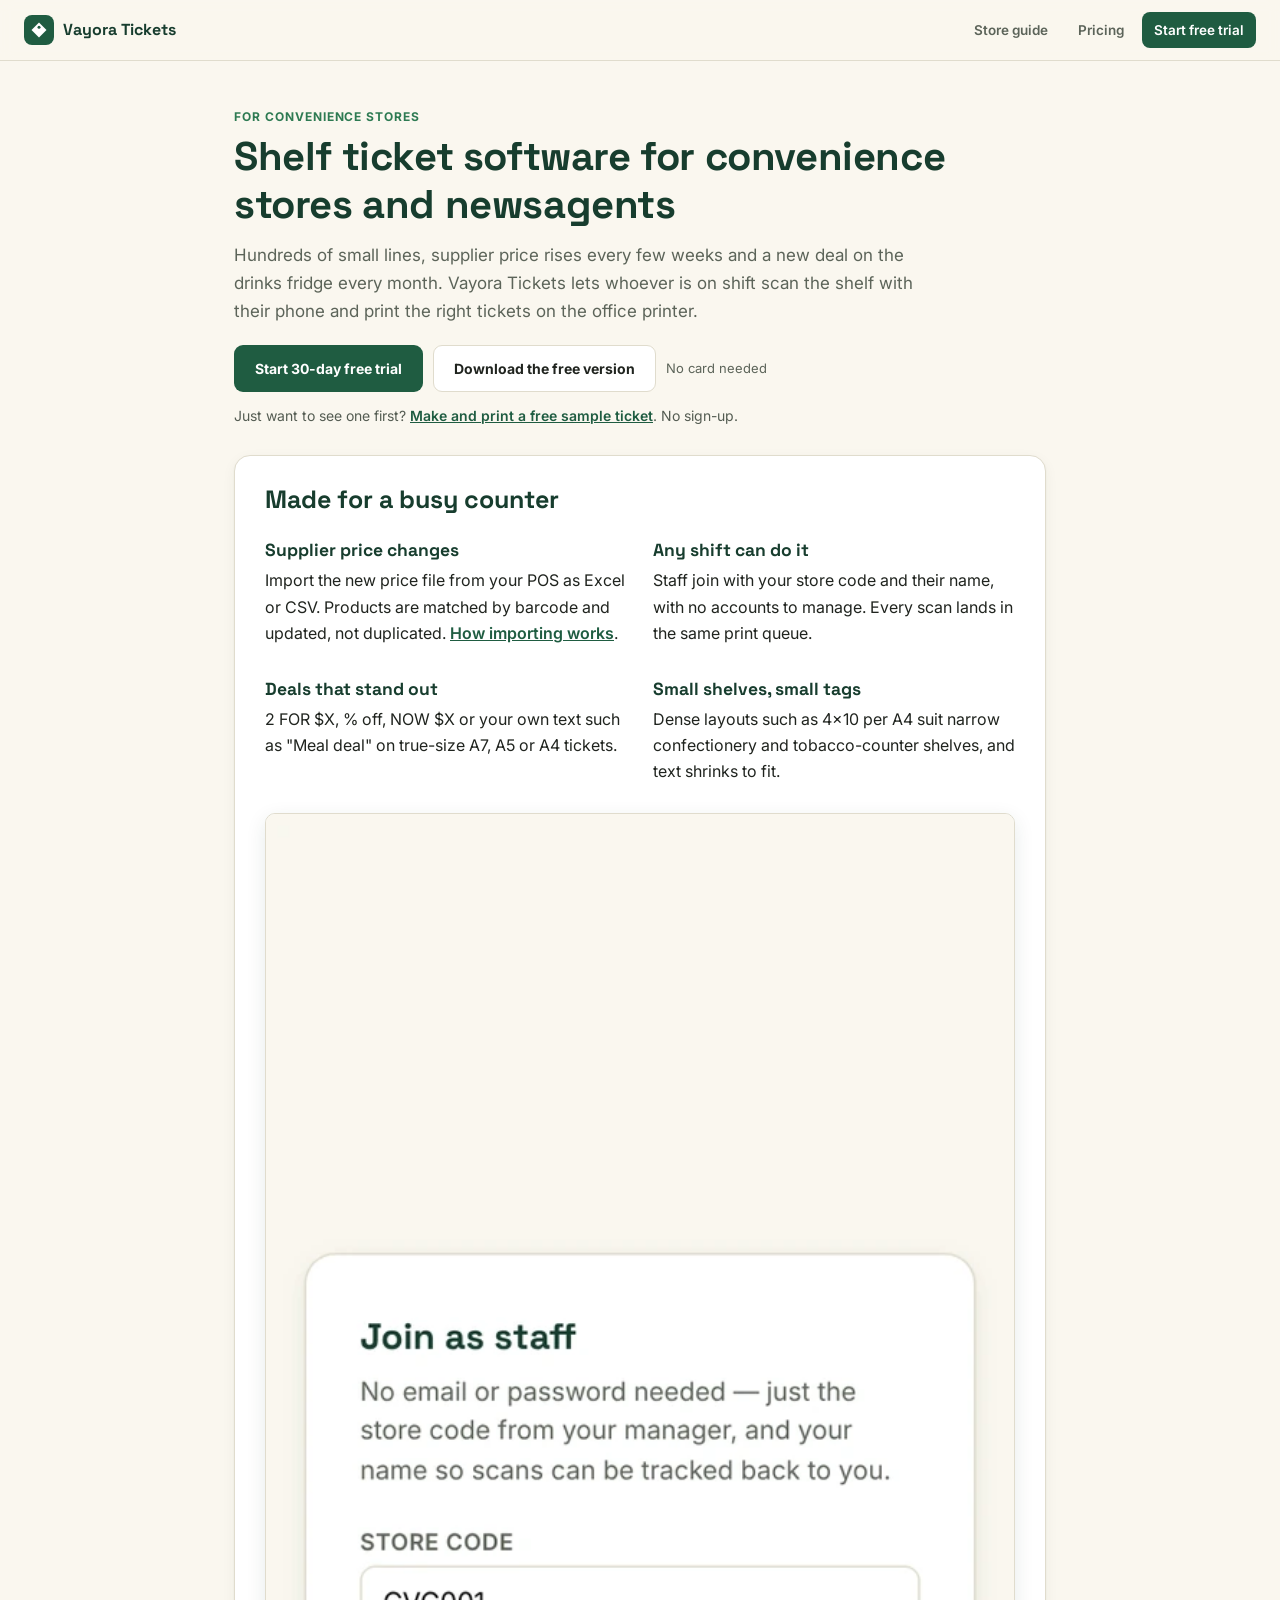
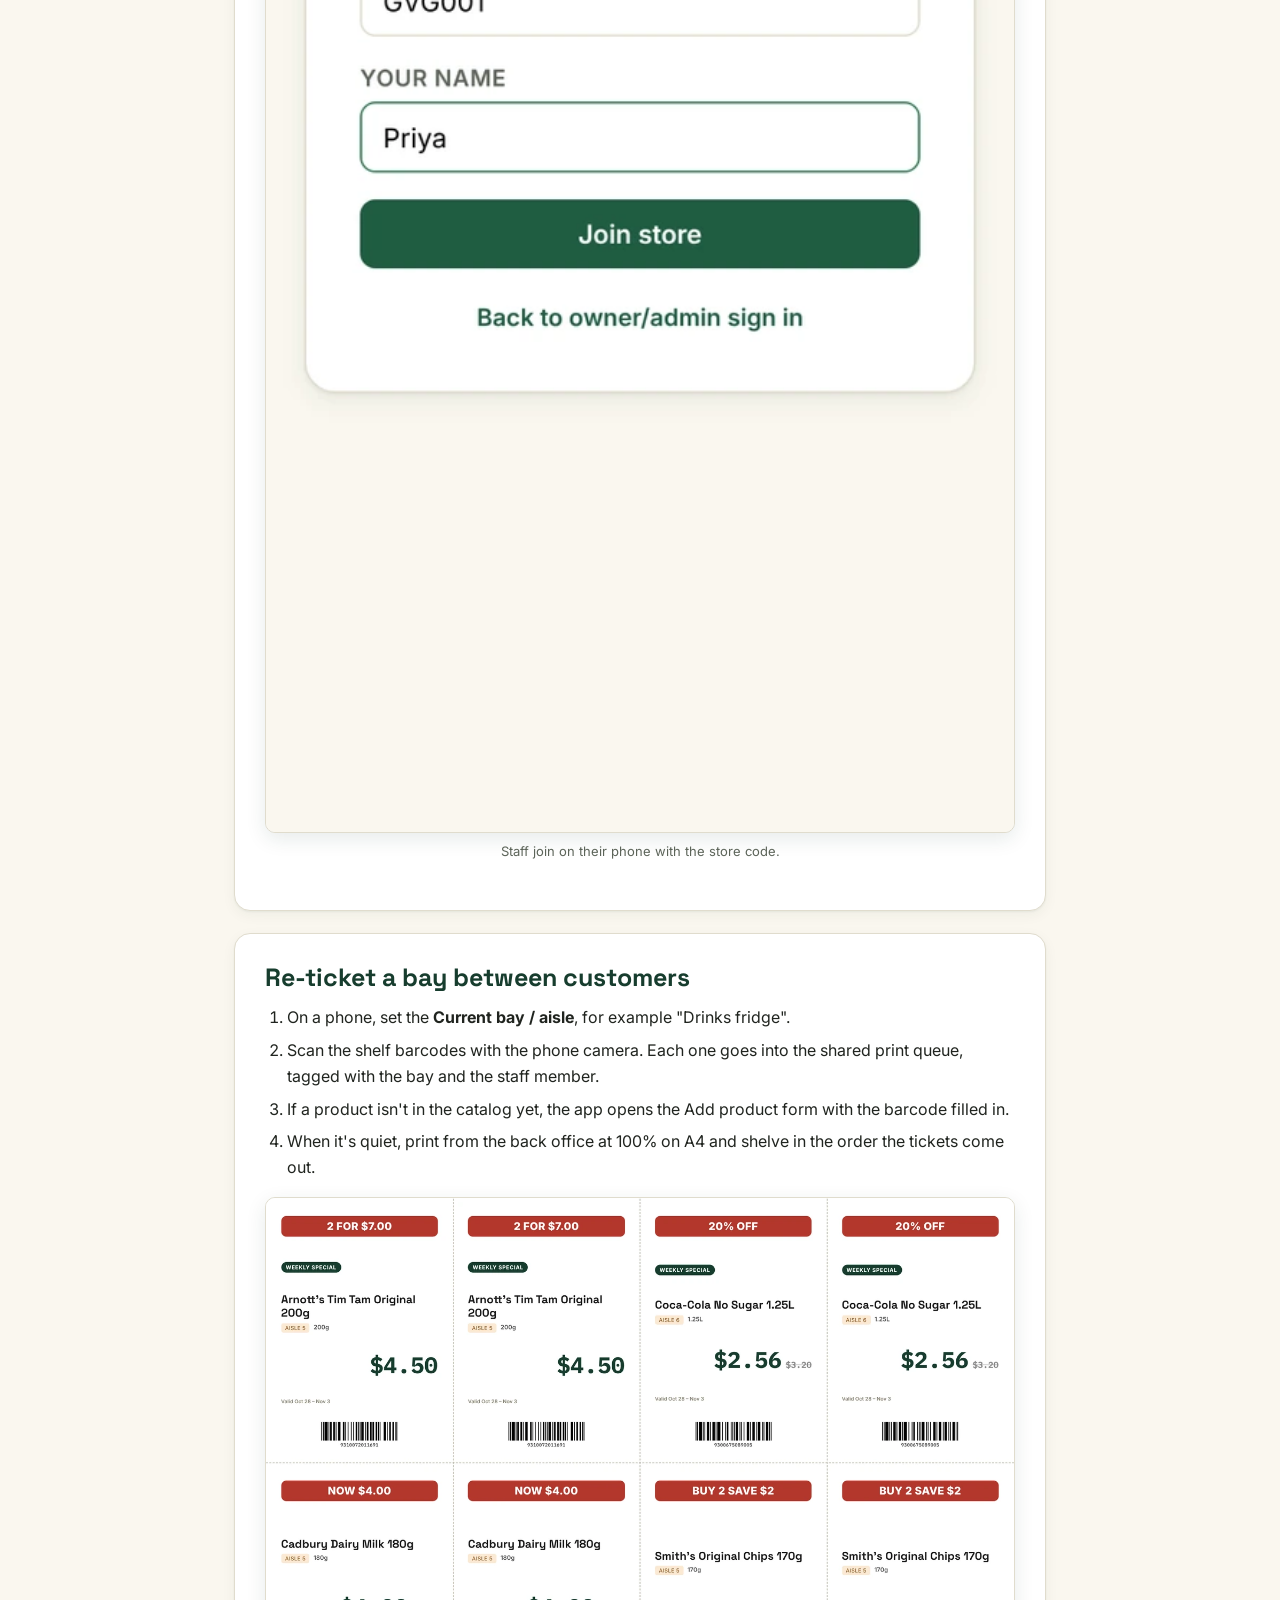
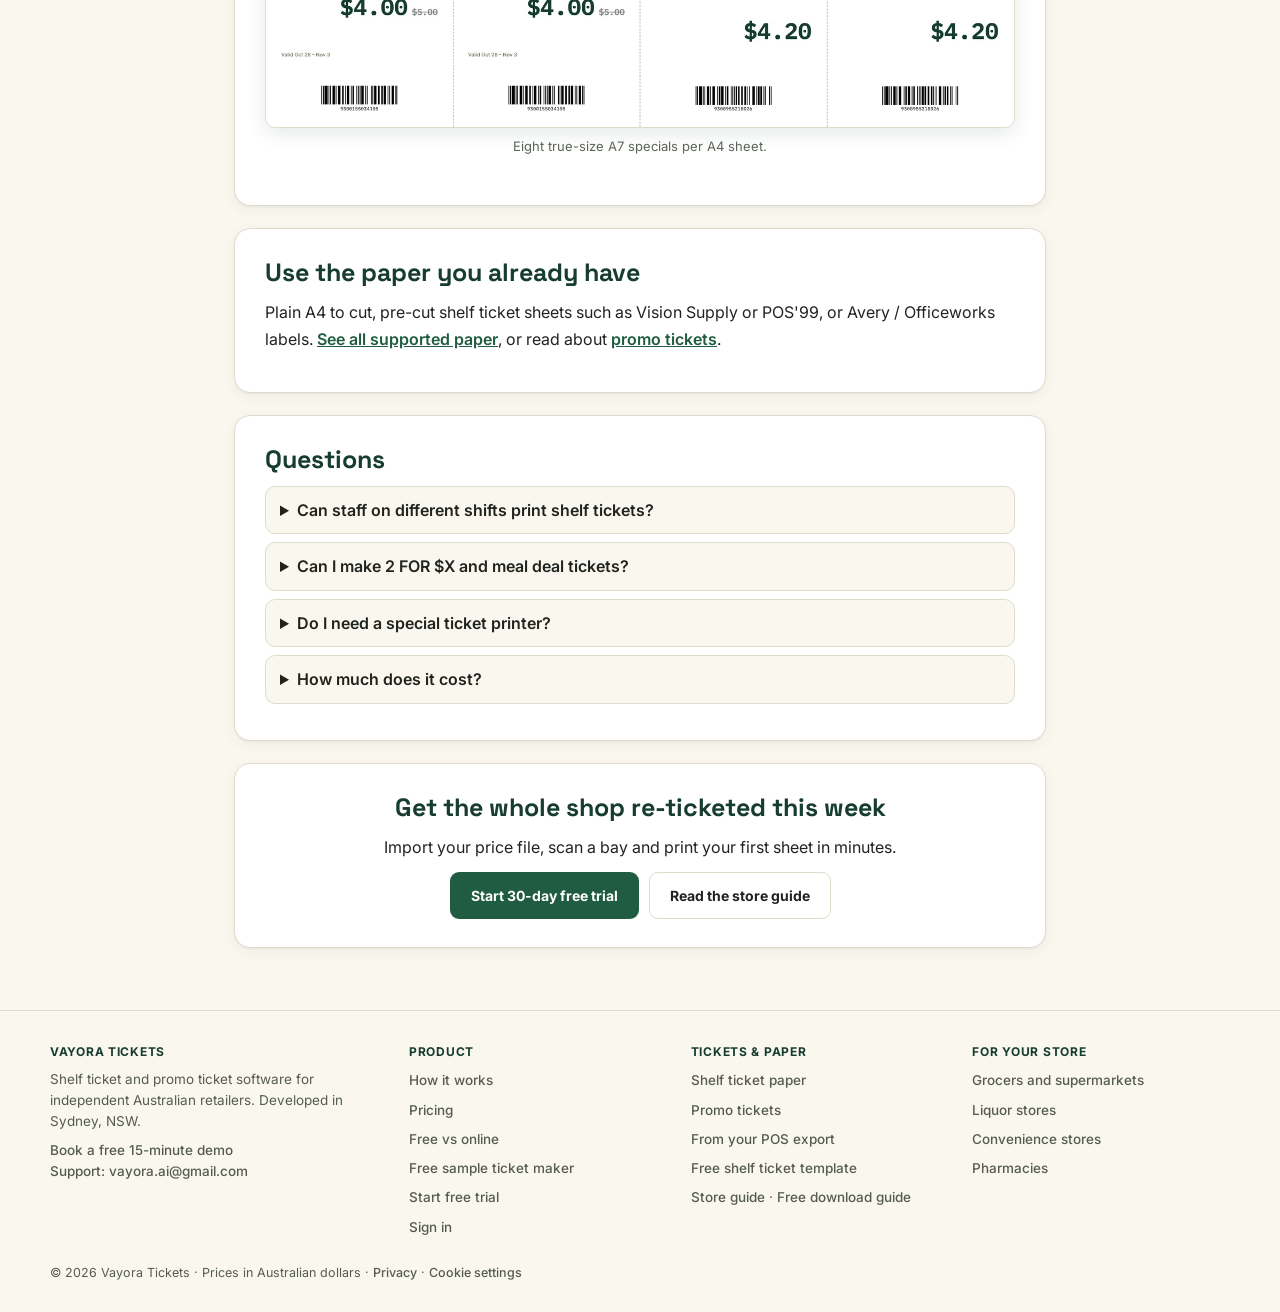
<file: convenience-store-shelf-tickets/index.html>
<!DOCTYPE html>
<html lang="en-AU">
<head>
<meta charset="UTF-8">
<meta name="viewport" content="width=device-width, initial-scale=1.0">
<title>Shelf ticket software for convenience stores and newsagents — Vayora Tickets</title>
<meta name="description" content="Shelf tickets for convenience stores, newsagents and service station shops: frequent supplier price changes, meal deals and 2 FOR $X specials, and staff on every shift scanning from their phones.">
<link rel="canonical" href="https://vayora.au/convenience-store-shelf-tickets/">
<meta property="og:title" content="Shelf ticket software for convenience stores">
<meta property="og:description" content="Keep up with supplier price changes and combo deals. Staff scan from their phones; tickets print on any office printer.">
<meta property="og:image" content="https://vayora.au/og-image.png">
<meta property="og:image:width" content="1200">
<meta property="og:image:height" content="630">
<meta property="og:type" content="article">
<meta property="og:url" content="https://vayora.au/convenience-store-shelf-tickets/">
<meta property="og:site_name" content="Vayora Tickets">
<meta property="og:locale" content="en_AU">
<meta name="twitter:card" content="summary_large_image">
<link rel="icon" href="https://tickets.vayora.au/icon-192.png" type="image/png">
<link rel="preconnect" href="https://fonts.googleapis.com">
<link href="https://fonts.googleapis.com/css2?family=Space+Grotesk:wght@500;600;700&family=Inter:wght@400;500;600;700&display=swap" rel="stylesheet">
<link rel="stylesheet" href="/assets/landing.css">
<script type="application/ld+json">
{
  "@context": "https://schema.org",
  "@graph": [
    {"@type": "BreadcrumbList", "itemListElement": [
      {"@type": "ListItem", "position": 1, "name": "Vayora Tickets", "item": "https://vayora.au/"},
      {"@type": "ListItem", "position": 2, "name": "Shelf tickets for convenience stores", "item": "https://vayora.au/convenience-store-shelf-tickets/"}
    ]},
    {"@type": "FAQPage", "mainEntity": [
      {"@type": "Question", "name": "Can staff on different shifts print shelf tickets?", "acceptedAnswer": {"@type": "Answer", "text": "Yes. Staff open the app on their phone, tap I'm on staff and enter your store code and their name. No accounts are needed, and each scan and print is tagged with who did it."}},
      {"@type": "Question", "name": "Can I make 2 FOR $X and meal deal tickets?", "acceptedAnswer": {"@type": "Answer", "text": "Yes. Promo tickets support 2 FOR $X, % off, NOW $X with the old price struck through, or your own text, in A7, A5 or A4."}},
      {"@type": "Question", "name": "Do I need a special ticket printer?", "acceptedAnswer": {"@type": "Answer", "text": "No. Any office printer that prints A4 works, on plain paper or pre-cut shelf ticket sheets."}}
    ]}
  ]
}
</script>
<style id="site-footer-css">
footer.site{border-top:1px solid #e0dccd;padding:34px 32px 30px;font-size:13.5px;color:#545c52;text-align:left;font-family:Inter,system-ui,sans-serif;}
footer.site .foot-in{max-width:1180px;margin:0 auto;display:grid;grid-template-columns:1.3fr 1fr 1fr 1fr;gap:24px;}
footer.site h2{font-family:Inter,system-ui,sans-serif;font-size:12px;text-transform:uppercase;letter-spacing:.06em;color:#173d2e;margin:0 0 10px;}
footer.site ul{list-style:none;margin:0;padding:0;}
footer.site li{margin:0 0 7px;}
footer.site a{color:#545c52;text-decoration:none;font-weight:500;}
footer.site a:hover{color:#1f5c41;text-decoration:underline;}
footer.site p{margin:0 0 8px;line-height:1.55;}
footer.site .foot-legal{max-width:1180px;margin:18px auto 0;font-size:12.5px;}
@media (max-width:860px){footer.site .foot-in{grid-template-columns:1fr 1fr;}}
@media (max-width:520px){footer.site{padding:28px 20px;}footer.site .foot-in{grid-template-columns:1fr;}}
@media print{footer.site{display:none;}}
.try-line{font-size:14px;color:#545c52;margin:12px 0 0;}
.try-line a{color:#1f5c41;font-weight:600;}

</style>
<script src="/assets/vt-analytics.js" defer></script>
</head>
<body>
<header class="top">
  <a class="brand" href="/"><span class="mark"><svg width="18" height="18" viewBox="0 0 24 24" fill="none"><path d="M12 2L22 12L12 22L2 12L12 2Z" fill="#fff"/><circle cx="12" cy="8.2" r="2" fill="#1f5c41"/></svg></span><span>Vayora Tickets</span></a>
  <nav><a href="/guide/">Store guide</a><a class="keep" href="/#pricing">Pricing</a><a class="cta" href="https://tickets.vayora.au/?signup=1">Start free trial</a></nav>
</header>

<div class="cover" role="region" aria-label="Introduction">
  <div class="kicker">For convenience stores</div>
  <h1>Shelf ticket software for convenience stores and newsagents</h1>
  <p class="sub">Hundreds of small lines, supplier price rises every few weeks and a new deal on the drinks fridge every month. Vayora Tickets lets whoever is on shift scan the shelf with their phone and print the right tickets on the office printer.</p>
  <div class="btns">
    <a class="btn primary" href="https://tickets.vayora.au/?signup=1">Start 30-day free trial</a>
    <a class="btn ghost" href="/free/Vayora-Tickets-Free.html">Download the free version</a>
    <span class="note">No card needed</span>
  </div>
  <p class="try-line">Just want to see one first? <a href="/try-a-ticket/">Make and print a free sample ticket</a>. No sign-up.</p>
</div>

<main>
<section>
<h2 id="why">Made for a busy counter</h2>
<div class="points">
  <div><h3>Supplier price changes</h3><p>Import the new price file from your POS as Excel or CSV. Products are matched by barcode and updated, not duplicated. <a href="/pos-export-shelf-tickets/">How importing works</a>.</p></div>
  <div><h3>Any shift can do it</h3><p>Staff join with your store code and their name, with no accounts to manage. Every scan lands in the same print queue.</p></div>
  <div><h3>Deals that stand out</h3><p>2 FOR $X, % off, NOW $X or your own text such as "Meal deal" on true-size A7, A5 or A4 tickets.</p></div>
  <div><h3>Small shelves, small tags</h3><p>Dense layouts such as 4×10 per A4 suit narrow confectionery and tobacco-counter shelves, and text shrinks to fit.</p></div>
</div>
<figure class="shot"><img src="/guide/img/o17-phone-staff-join.webp" alt="A staff member joining the store on a phone with the store code" loading="lazy"><figcaption>Staff join on their phone with the store code.</figcaption></figure>
</section>

<section>
<h2 id="walk">Re-ticket a bay between customers</h2>
<ol>
  <li>On a phone, set the <b>Current bay / aisle</b>, for example "Drinks fridge".</li>
  <li>Scan the shelf barcodes with the phone camera. Each one goes into the shared print queue, tagged with the bay and the staff member.</li>
  <li>If a product isn't in the catalog yet, the app opens the Add product form with the barcode filled in.</li>
  <li>When it's quiet, print from the back office at 100% on A4 and shelve in the order the tickets come out.</li>
</ol>
<figure class="shot"><img src="/guide/img/o09b-a7-sheet.webp" alt="A sheet of A7 promo tickets with 2 FOR and percent-off offers" loading="lazy"><figcaption>Eight true-size A7 specials per A4 sheet.</figcaption></figure>
</section>

<section>
<h2 id="paper">Use the paper you already have</h2>
<p>Plain A4 to cut, pre-cut shelf ticket sheets such as Vision Supply or POS'99, or Avery / Officeworks labels. <a href="/shelf-ticket-paper/">See all supported paper</a>, or read about <a href="/promo-tickets/">promo tickets</a>.</p>
</section>

<section>
<h2 id="faq">Questions</h2>
<details><summary>Can staff on different shifts print shelf tickets?</summary><p>Yes. Staff open the app on their phone, tap "I'm on staff" and enter your store code and their name. Each scan and print is tagged with who did it.</p></details>
<details><summary>Can I make 2 FOR $X and meal deal tickets?</summary><p>Yes. Promo tickets support 2 FOR $X, % off, NOW $X with the old price struck through, or your own text, in A7, A5 or A4.</p></details>
<details><summary>Do I need a special ticket printer?</summary><p>No. Any office printer that prints A4, inkjet or laser.</p></details>
<details><summary>How much does it cost?</summary><p>30 days free with no card, then A$25 a month per store with unlimited staff, devices and tickets. <a href="/#pricing">See pricing</a>, or use the <a href="/guide-free/">free download</a> on one computer.</p></details>
</section>

<section class="end">
<h2>Get the whole shop re-ticketed this week</h2>
<p>Import your price file, scan a bay and print your first sheet in minutes.</p>
<div class="btns">
  <a class="btn primary" href="https://tickets.vayora.au/?signup=1">Start 30-day free trial</a>
  <a class="btn ghost" href="/guide/">Read the store guide</a>
</div>
</section>
</main>

<footer class="site">
  <div class="foot-in">
    <div>
      <h2>Vayora Tickets</h2>
      <p>Shelf ticket and promo ticket software for independent Australian retailers. Developed in Sydney, NSW.</p>
      <p><a href="mailto:tarun@vayora.au?subject=Vayora%20Tickets%20%E2%80%94%20Demo%20Request&amp;body=Hi%20Tarun%2C%0D%0A%0D%0AI%27d%20like%20to%20book%20a%20free%2015-minute%20demo%20of%20Vayora%20Tickets.%0D%0A%0D%0AStore%20name%20(optional)%3A%20%0D%0ASuburb%20(optional)%3A%20%0D%0AContact%20number%20(optional)%3A%20%0D%0APreferred%20day%20and%20time%20(optional)%3A%20%0D%0A%0D%0AThanks" data-ev="demo_request" data-loc="footer">Book a free 15-minute demo</a><br><a href="mailto:vayora.ai@gmail.com">Support: vayora.ai@gmail.com</a></p>
    </div>
    <nav aria-label="Product">
      <h2>Product</h2>
      <ul>
        <li><a href="/#how-it-works">How it works</a></li>
        <li><a class="keep" href="/#pricing">Pricing</a></li>
        <li><a href="/#free">Free vs online</a></li>
        <li><a href="/try-a-ticket/">Free sample ticket maker</a></li>
        <li><a href="https://tickets.vayora.au/?signup=1">Start free trial</a></li>
        <li><a href="https://tickets.vayora.au">Sign in</a></li>
      </ul>
    </nav>
    <nav aria-label="Tickets and paper">
      <h2>Tickets &amp; paper</h2>
      <ul>
        <li><a href="/shelf-ticket-paper/">Shelf ticket paper</a></li>
        <li><a href="/promo-tickets/">Promo tickets</a></li>
        <li><a href="/pos-export-shelf-tickets/">From your POS export</a></li>
        <li><a href="/shelf-ticket-template/">Free shelf ticket template</a></li>
        <li><a href="/guide/">Store guide</a> · <a href="/guide-free/">Free download guide</a></li>
      </ul>
    </nav>
    <nav aria-label="Store types">
      <h2>For your store</h2>
      <ul>
        <li><a href="/grocery-shelf-tickets/">Grocers and supermarkets</a></li>
        <li><a href="/liquor-store-shelf-tickets/">Liquor stores</a></li>
        <li><a href="/convenience-store-shelf-tickets/">Convenience stores</a></li>
        <li><a href="/pharmacy-shelf-tickets/">Pharmacies</a></li>
      </ul>
    </nav>
  </div>
  <p class="foot-legal">© 2026 Vayora Tickets · Prices in Australian dollars · <a href="/privacy/">Privacy</a> · <a href="#" data-vt-consent-open>Cookie settings</a></p>
</footer>
</body>
</html>
</file>
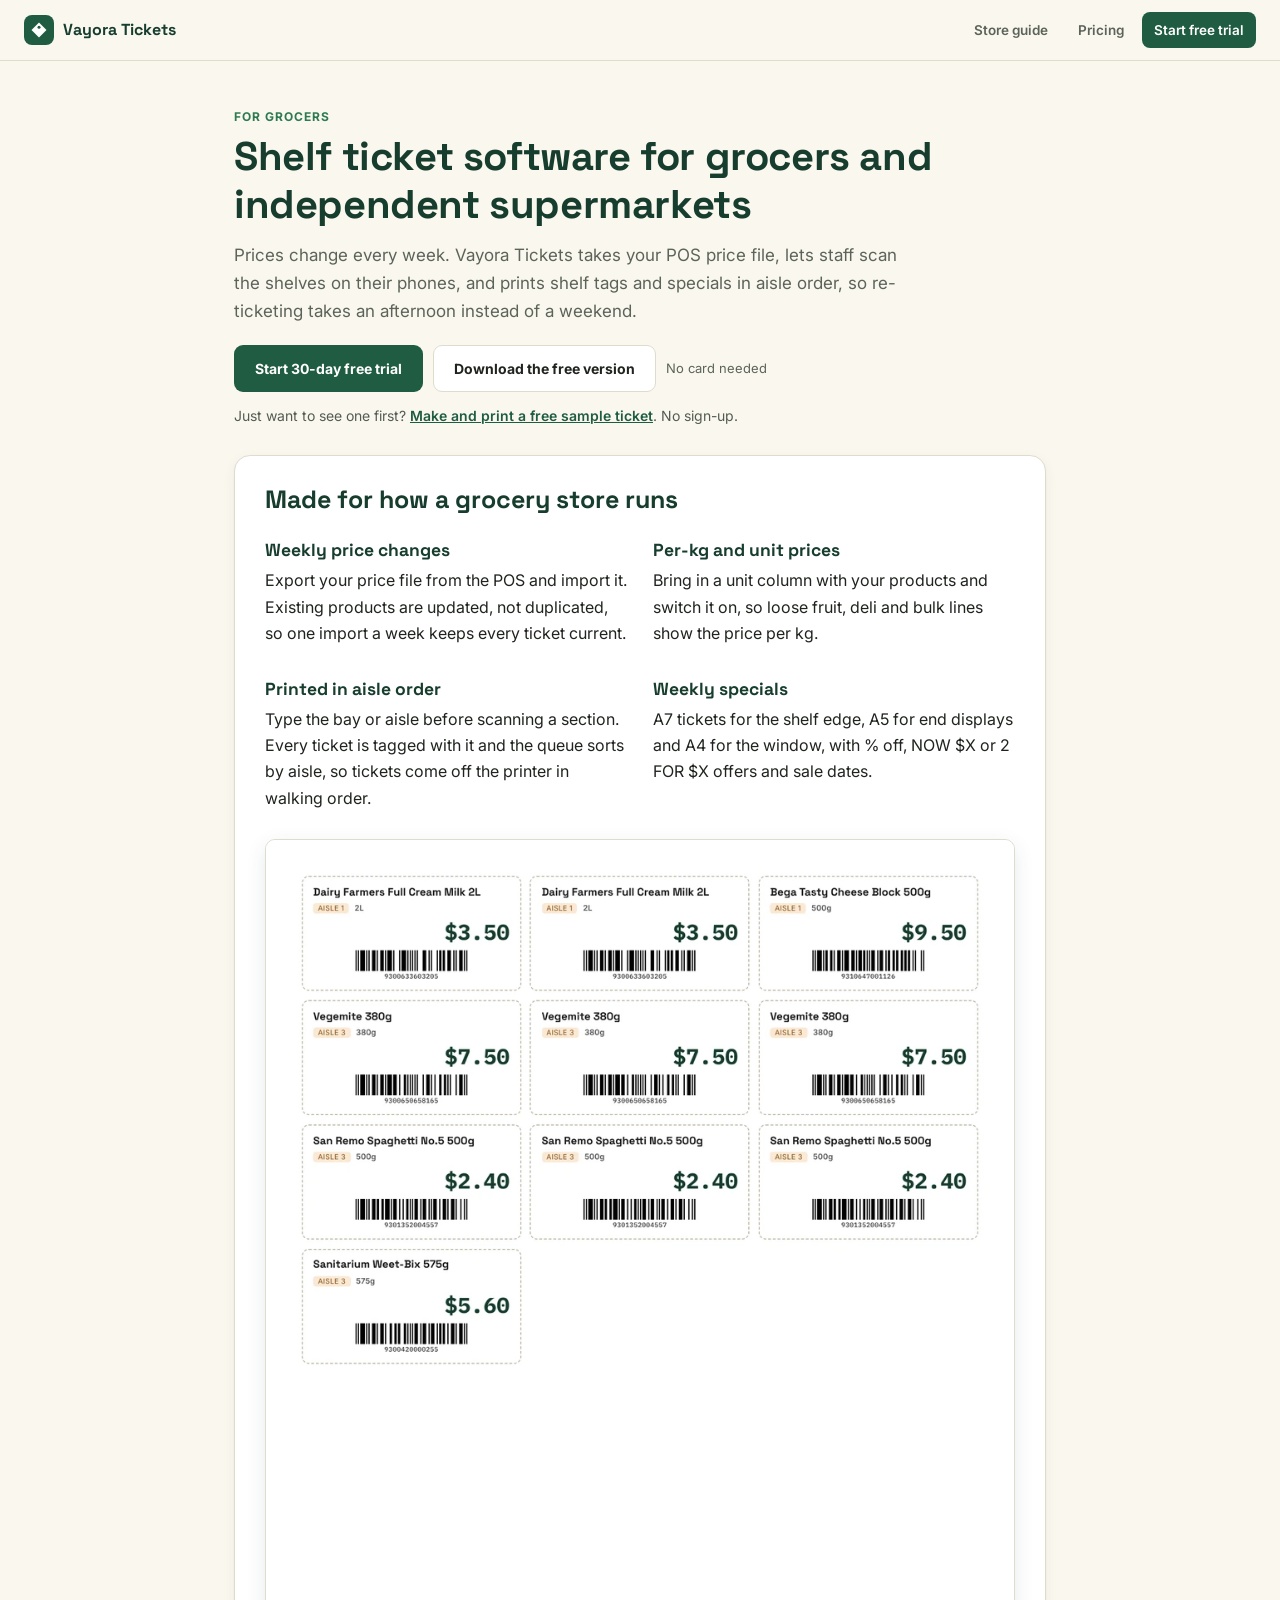
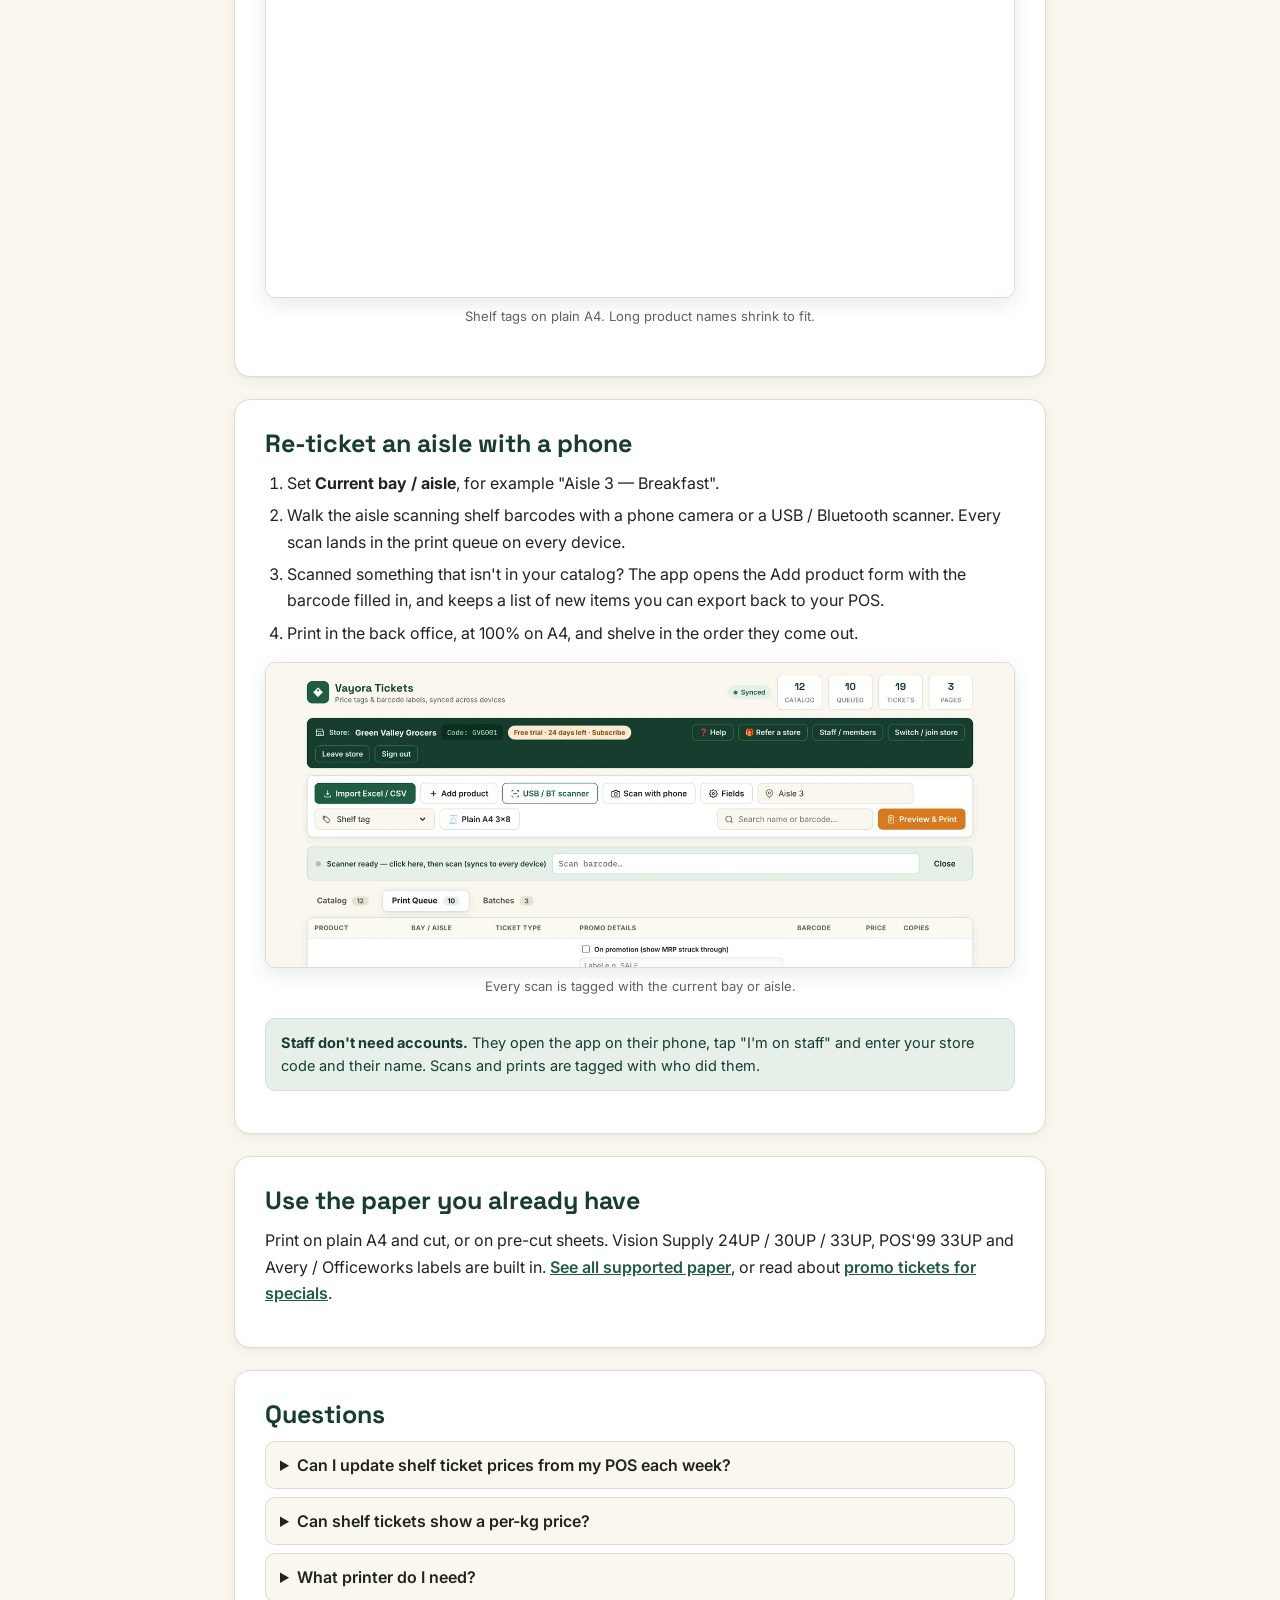
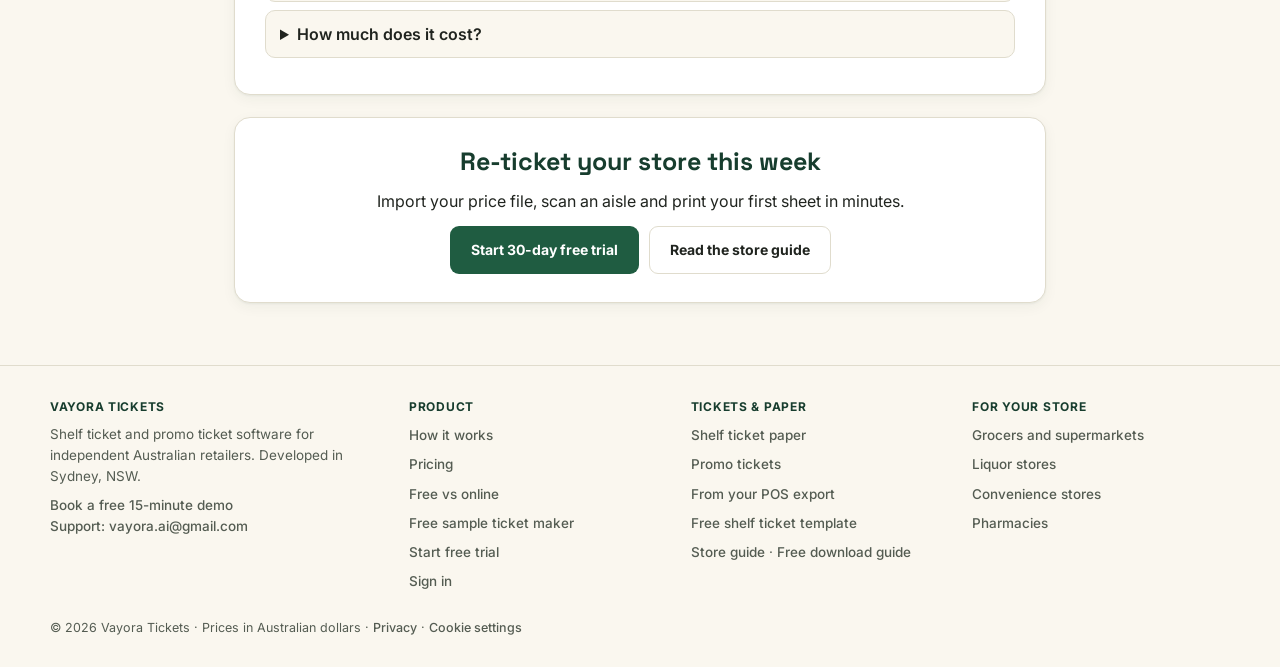
<file: grocery-shelf-tickets/index.html>
<!DOCTYPE html>
<html lang="en-AU">
<head>
<meta charset="UTF-8">
<meta name="viewport" content="width=device-width, initial-scale=1.0">
<title>Shelf ticket software for grocers and independent supermarkets — Vayora Tickets</title>
<meta name="description" content="Print grocery shelf tickets from your POS price file: per-kg unit prices, weekly specials, scannable barcodes and tickets sorted in aisle order. For Australian grocers, IGA-style independents and fruit and veg shops.">
<link rel="canonical" href="https://vayora.au/grocery-shelf-tickets/">
<meta property="og:title" content="Shelf ticket software for grocers">
<meta property="og:description" content="Weekly price changes, per-kg unit prices and specials tickets, printed in aisle order on any office printer.">
<meta property="og:image" content="https://vayora.au/og-image.png">
<meta property="og:image:width" content="1200">
<meta property="og:image:height" content="630">
<meta property="og:type" content="article">
<meta property="og:url" content="https://vayora.au/grocery-shelf-tickets/">
<meta property="og:site_name" content="Vayora Tickets">
<meta property="og:locale" content="en_AU">
<meta name="twitter:card" content="summary_large_image">
<link rel="icon" href="https://tickets.vayora.au/icon-192.png" type="image/png">
<link rel="preconnect" href="https://fonts.googleapis.com">
<link href="https://fonts.googleapis.com/css2?family=Space+Grotesk:wght@500;600;700&family=Inter:wght@400;500;600;700&display=swap" rel="stylesheet">
<link rel="stylesheet" href="/assets/landing.css">
<script type="application/ld+json">
{
  "@context": "https://schema.org",
  "@graph": [
    {"@type": "BreadcrumbList", "itemListElement": [
      {"@type": "ListItem", "position": 1, "name": "Vayora Tickets", "item": "https://vayora.au/"},
      {"@type": "ListItem", "position": 2, "name": "Shelf tickets for grocers", "item": "https://vayora.au/grocery-shelf-tickets/"}
    ]},
    {"@type": "FAQPage", "mainEntity": [
      {"@type": "Question", "name": "Can I update shelf ticket prices from my POS each week?", "acceptedAnswer": {"@type": "Answer", "text": "Yes. Export your price file from your POS as Excel or CSV and import it. Products already in your catalog are updated, not duplicated, so re-importing each week keeps prices current."}},
      {"@type": "Question", "name": "Can shelf tickets show a per-kg price?", "acceptedAnswer": {"@type": "Answer", "text": "Yes. Import a unit column (such as per kg) with your products, or add it by hand, and switch the unit field on for shelf tags."}},
      {"@type": "Question", "name": "What printer do I need?", "acceptedAnswer": {"@type": "Answer", "text": "Any normal office printer that prints A4. Use plain A4 and cut, or pre-cut shelf ticket sheets such as Vision Supply or POS'99."}}
    ]}
  ]
}
</script>
<style id="site-footer-css">
footer.site{border-top:1px solid #e0dccd;padding:34px 32px 30px;font-size:13.5px;color:#545c52;text-align:left;font-family:Inter,system-ui,sans-serif;}
footer.site .foot-in{max-width:1180px;margin:0 auto;display:grid;grid-template-columns:1.3fr 1fr 1fr 1fr;gap:24px;}
footer.site h2{font-family:Inter,system-ui,sans-serif;font-size:12px;text-transform:uppercase;letter-spacing:.06em;color:#173d2e;margin:0 0 10px;}
footer.site ul{list-style:none;margin:0;padding:0;}
footer.site li{margin:0 0 7px;}
footer.site a{color:#545c52;text-decoration:none;font-weight:500;}
footer.site a:hover{color:#1f5c41;text-decoration:underline;}
footer.site p{margin:0 0 8px;line-height:1.55;}
footer.site .foot-legal{max-width:1180px;margin:18px auto 0;font-size:12.5px;}
@media (max-width:860px){footer.site .foot-in{grid-template-columns:1fr 1fr;}}
@media (max-width:520px){footer.site{padding:28px 20px;}footer.site .foot-in{grid-template-columns:1fr;}}
@media print{footer.site{display:none;}}
.try-line{font-size:14px;color:#545c52;margin:12px 0 0;}
.try-line a{color:#1f5c41;font-weight:600;}

</style>
<script src="/assets/vt-analytics.js" defer></script>
</head>
<body>
<header class="top">
  <a class="brand" href="/"><span class="mark"><svg width="18" height="18" viewBox="0 0 24 24" fill="none"><path d="M12 2L22 12L12 22L2 12L12 2Z" fill="#fff"/><circle cx="12" cy="8.2" r="2" fill="#1f5c41"/></svg></span><span>Vayora Tickets</span></a>
  <nav><a href="/guide/">Store guide</a><a class="keep" href="/#pricing">Pricing</a><a class="cta" href="https://tickets.vayora.au/?signup=1">Start free trial</a></nav>
</header>

<div class="cover" role="region" aria-label="Introduction">
  <div class="kicker">For grocers</div>
  <h1>Shelf ticket software for grocers and independent supermarkets</h1>
  <p class="sub">Prices change every week. Vayora Tickets takes your POS price file, lets staff scan the shelves on their phones, and prints shelf tags and specials in aisle order, so re-ticketing takes an afternoon instead of a weekend.</p>
  <div class="btns">
    <a class="btn primary" href="https://tickets.vayora.au/?signup=1">Start 30-day free trial</a>
    <a class="btn ghost" href="/free/Vayora-Tickets-Free.html">Download the free version</a>
    <span class="note">No card needed</span>
  </div>
  <p class="try-line">Just want to see one first? <a href="/try-a-ticket/">Make and print a free sample ticket</a>. No sign-up.</p>
</div>

<main>
<section>
<h2 id="why">Made for how a grocery store runs</h2>
<div class="points">
  <div><h3>Weekly price changes</h3><p>Export your price file from the POS and import it. Existing products are updated, not duplicated, so one import a week keeps every ticket current.</p></div>
  <div><h3>Per-kg and unit prices</h3><p>Bring in a unit column with your products and switch it on, so loose fruit, deli and bulk lines show the price per kg.</p></div>
  <div><h3>Printed in aisle order</h3><p>Type the bay or aisle before scanning a section. Every ticket is tagged with it and the queue sorts by aisle, so tickets come off the printer in walking order.</p></div>
  <div><h3>Weekly specials</h3><p>A7 tickets for the shelf edge, A5 for end displays and A4 for the window, with % off, NOW $X or 2 FOR $X offers and sale dates.</p></div>
</div>
<figure class="shot"><img src="/guide/img/o09d-shelf-sheet.webp" alt="A sheet of grocery shelf tags with prices and barcodes on plain A4" loading="lazy"><figcaption>Shelf tags on plain A4. Long product names shrink to fit.</figcaption></figure>
</section>

<section>
<h2 id="walk">Re-ticket an aisle with a phone</h2>
<ol>
  <li>Set <b>Current bay / aisle</b>, for example "Aisle 3 — Breakfast".</li>
  <li>Walk the aisle scanning shelf barcodes with a phone camera or a USB / Bluetooth scanner. Every scan lands in the print queue on every device.</li>
  <li>Scanned something that isn't in your catalog? The app opens the Add product form with the barcode filled in, and keeps a list of new items you can export back to your POS.</li>
  <li>Print in the back office, at 100% on A4, and shelve in the order they come out.</li>
</ol>
<figure class="shot"><img src="/guide/img/o05-scanner.webp" alt="Scanner bar tagging each scan with the current aisle" loading="lazy"><figcaption>Every scan is tagged with the current bay or aisle.</figcaption></figure>
<div class="tip"><b>Staff don't need accounts.</b> They open the app on their phone, tap "I'm on staff" and enter your store code and their name. Scans and prints are tagged with who did them.</div>
</section>

<section>
<h2 id="paper">Use the paper you already have</h2>
<p>Print on plain A4 and cut, or on pre-cut sheets. Vision Supply 24UP / 30UP / 33UP, POS'99 33UP and Avery / Officeworks labels are built in. <a href="/shelf-ticket-paper/">See all supported paper</a>, or read about <a href="/promo-tickets/">promo tickets for specials</a>.</p>
</section>

<section>
<h2 id="faq">Questions</h2>
<details><summary>Can I update shelf ticket prices from my POS each week?</summary><p>Yes. Import your Excel or CSV price file again. Products are matched by barcode and updated, not duplicated.</p></details>
<details><summary>Can shelf tickets show a per-kg price?</summary><p>Yes. Import a unit column with your products, or add it by hand, and switch the unit field on for shelf tags.</p></details>
<details><summary>What printer do I need?</summary><p>Any normal office printer that prints A4, inkjet or laser.</p></details>
<details><summary>How much does it cost?</summary><p>30 days free with no card, then A$25 a month per store with unlimited staff, devices and tickets. <a href="/#pricing">See pricing</a>, or try the <a href="/guide-free/">free download</a> on one computer.</p></details>
</section>

<section class="end">
<h2>Re-ticket your store this week</h2>
<p>Import your price file, scan an aisle and print your first sheet in minutes.</p>
<div class="btns">
  <a class="btn primary" href="https://tickets.vayora.au/?signup=1">Start 30-day free trial</a>
  <a class="btn ghost" href="/guide/">Read the store guide</a>
</div>
</section>
</main>

<footer class="site">
  <div class="foot-in">
    <div>
      <h2>Vayora Tickets</h2>
      <p>Shelf ticket and promo ticket software for independent Australian retailers. Developed in Sydney, NSW.</p>
      <p><a href="mailto:tarun@vayora.au?subject=Vayora%20Tickets%20%E2%80%94%20Demo%20Request&amp;body=Hi%20Tarun%2C%0D%0A%0D%0AI%27d%20like%20to%20book%20a%20free%2015-minute%20demo%20of%20Vayora%20Tickets.%0D%0A%0D%0AStore%20name%20(optional)%3A%20%0D%0ASuburb%20(optional)%3A%20%0D%0AContact%20number%20(optional)%3A%20%0D%0APreferred%20day%20and%20time%20(optional)%3A%20%0D%0A%0D%0AThanks" data-ev="demo_request" data-loc="footer">Book a free 15-minute demo</a><br><a href="mailto:vayora.ai@gmail.com">Support: vayora.ai@gmail.com</a></p>
    </div>
    <nav aria-label="Product">
      <h2>Product</h2>
      <ul>
        <li><a href="/#how-it-works">How it works</a></li>
        <li><a class="keep" href="/#pricing">Pricing</a></li>
        <li><a href="/#free">Free vs online</a></li>
        <li><a href="/try-a-ticket/">Free sample ticket maker</a></li>
        <li><a href="https://tickets.vayora.au/?signup=1">Start free trial</a></li>
        <li><a href="https://tickets.vayora.au">Sign in</a></li>
      </ul>
    </nav>
    <nav aria-label="Tickets and paper">
      <h2>Tickets &amp; paper</h2>
      <ul>
        <li><a href="/shelf-ticket-paper/">Shelf ticket paper</a></li>
        <li><a href="/promo-tickets/">Promo tickets</a></li>
        <li><a href="/pos-export-shelf-tickets/">From your POS export</a></li>
        <li><a href="/shelf-ticket-template/">Free shelf ticket template</a></li>
        <li><a href="/guide/">Store guide</a> · <a href="/guide-free/">Free download guide</a></li>
      </ul>
    </nav>
    <nav aria-label="Store types">
      <h2>For your store</h2>
      <ul>
        <li><a href="/grocery-shelf-tickets/">Grocers and supermarkets</a></li>
        <li><a href="/liquor-store-shelf-tickets/">Liquor stores</a></li>
        <li><a href="/convenience-store-shelf-tickets/">Convenience stores</a></li>
        <li><a href="/pharmacy-shelf-tickets/">Pharmacies</a></li>
      </ul>
    </nav>
  </div>
  <p class="foot-legal">© 2026 Vayora Tickets · Prices in Australian dollars · <a href="/privacy/">Privacy</a> · <a href="#" data-vt-consent-open>Cookie settings</a></p>
</footer>
</body>
</html>
</file>
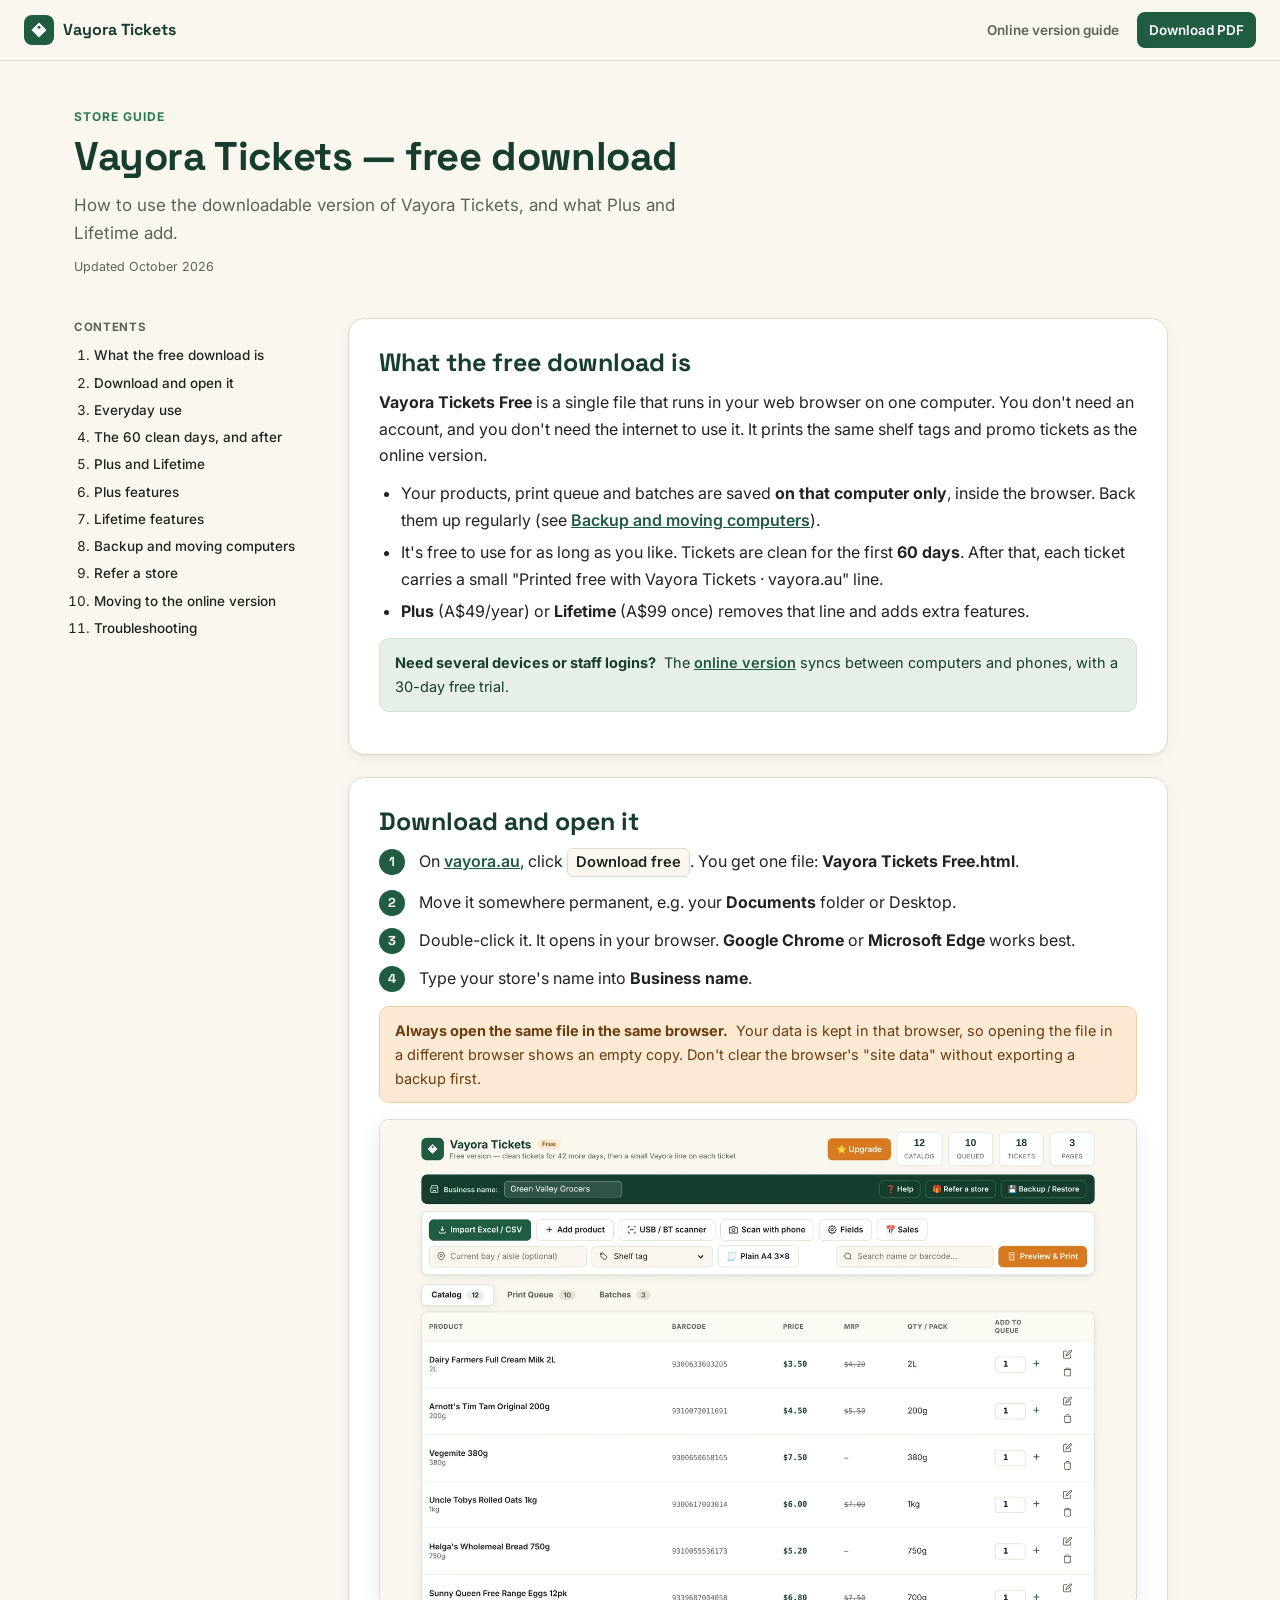
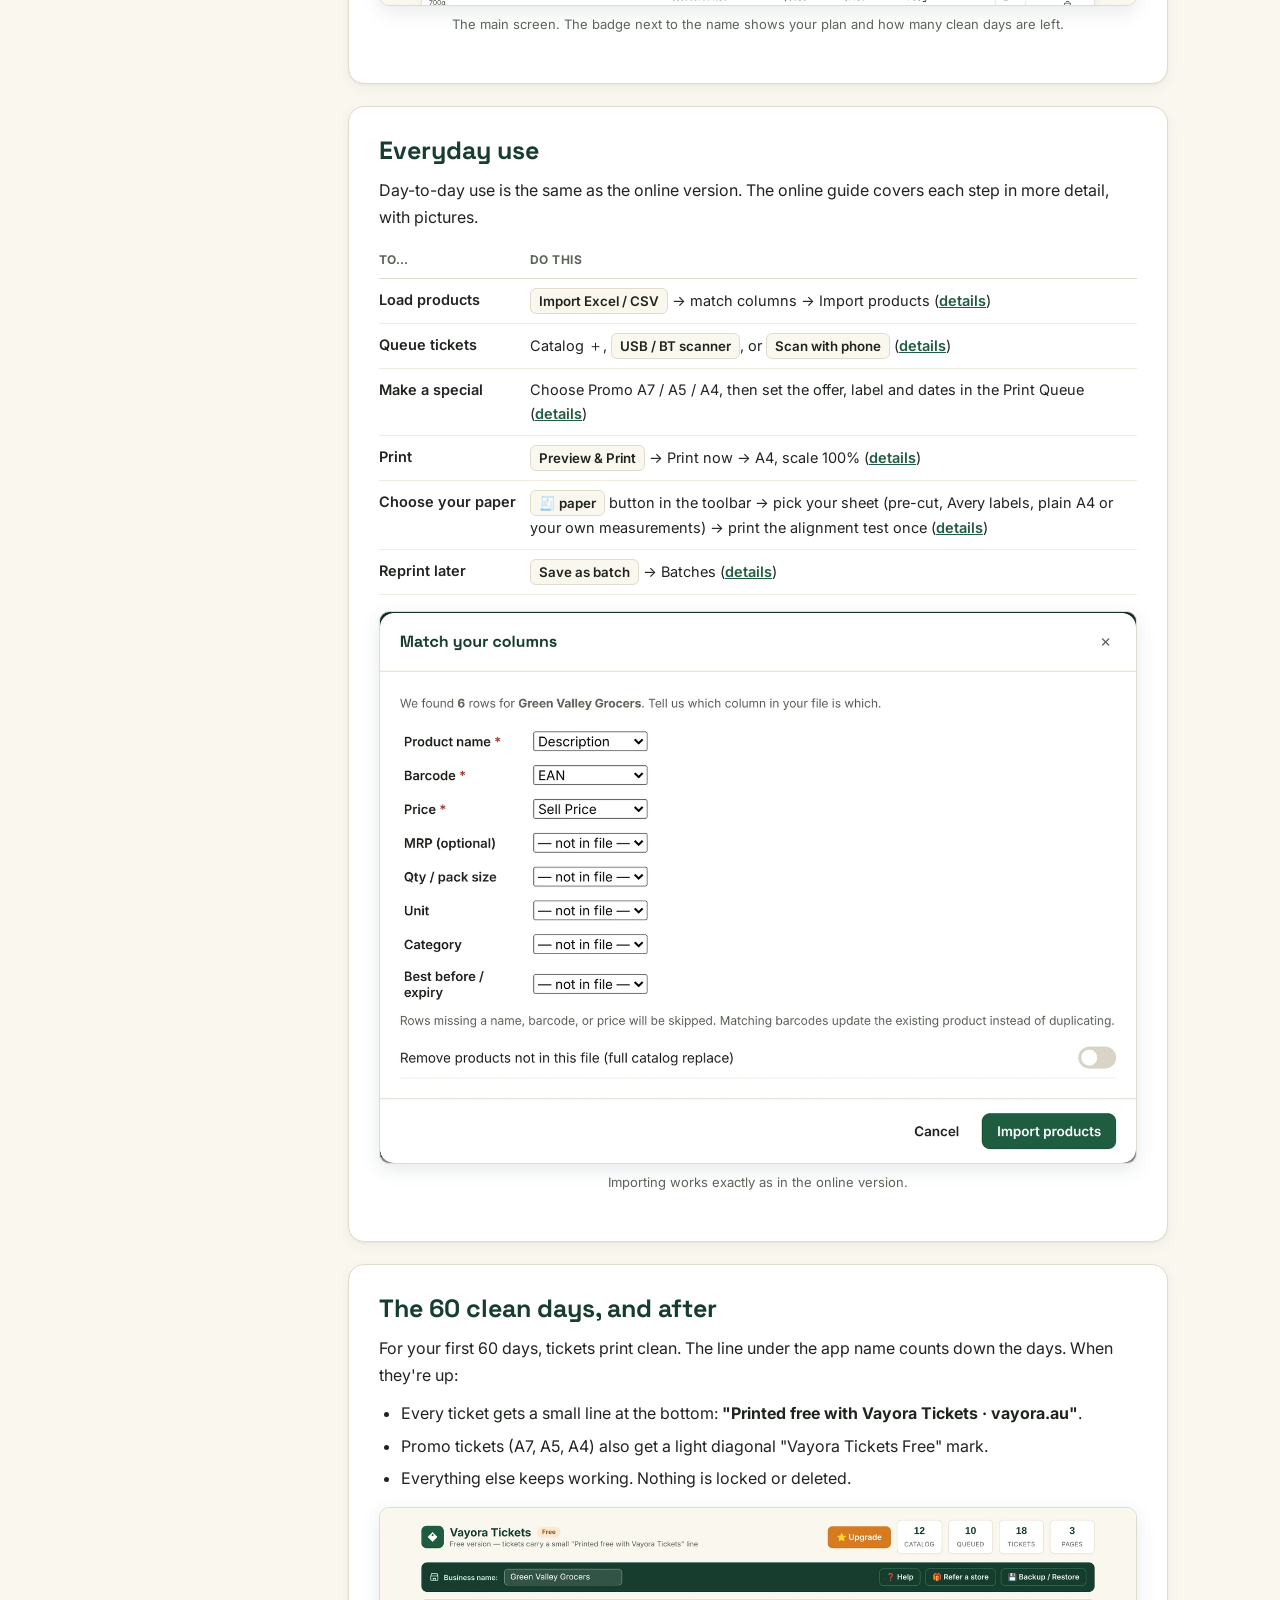
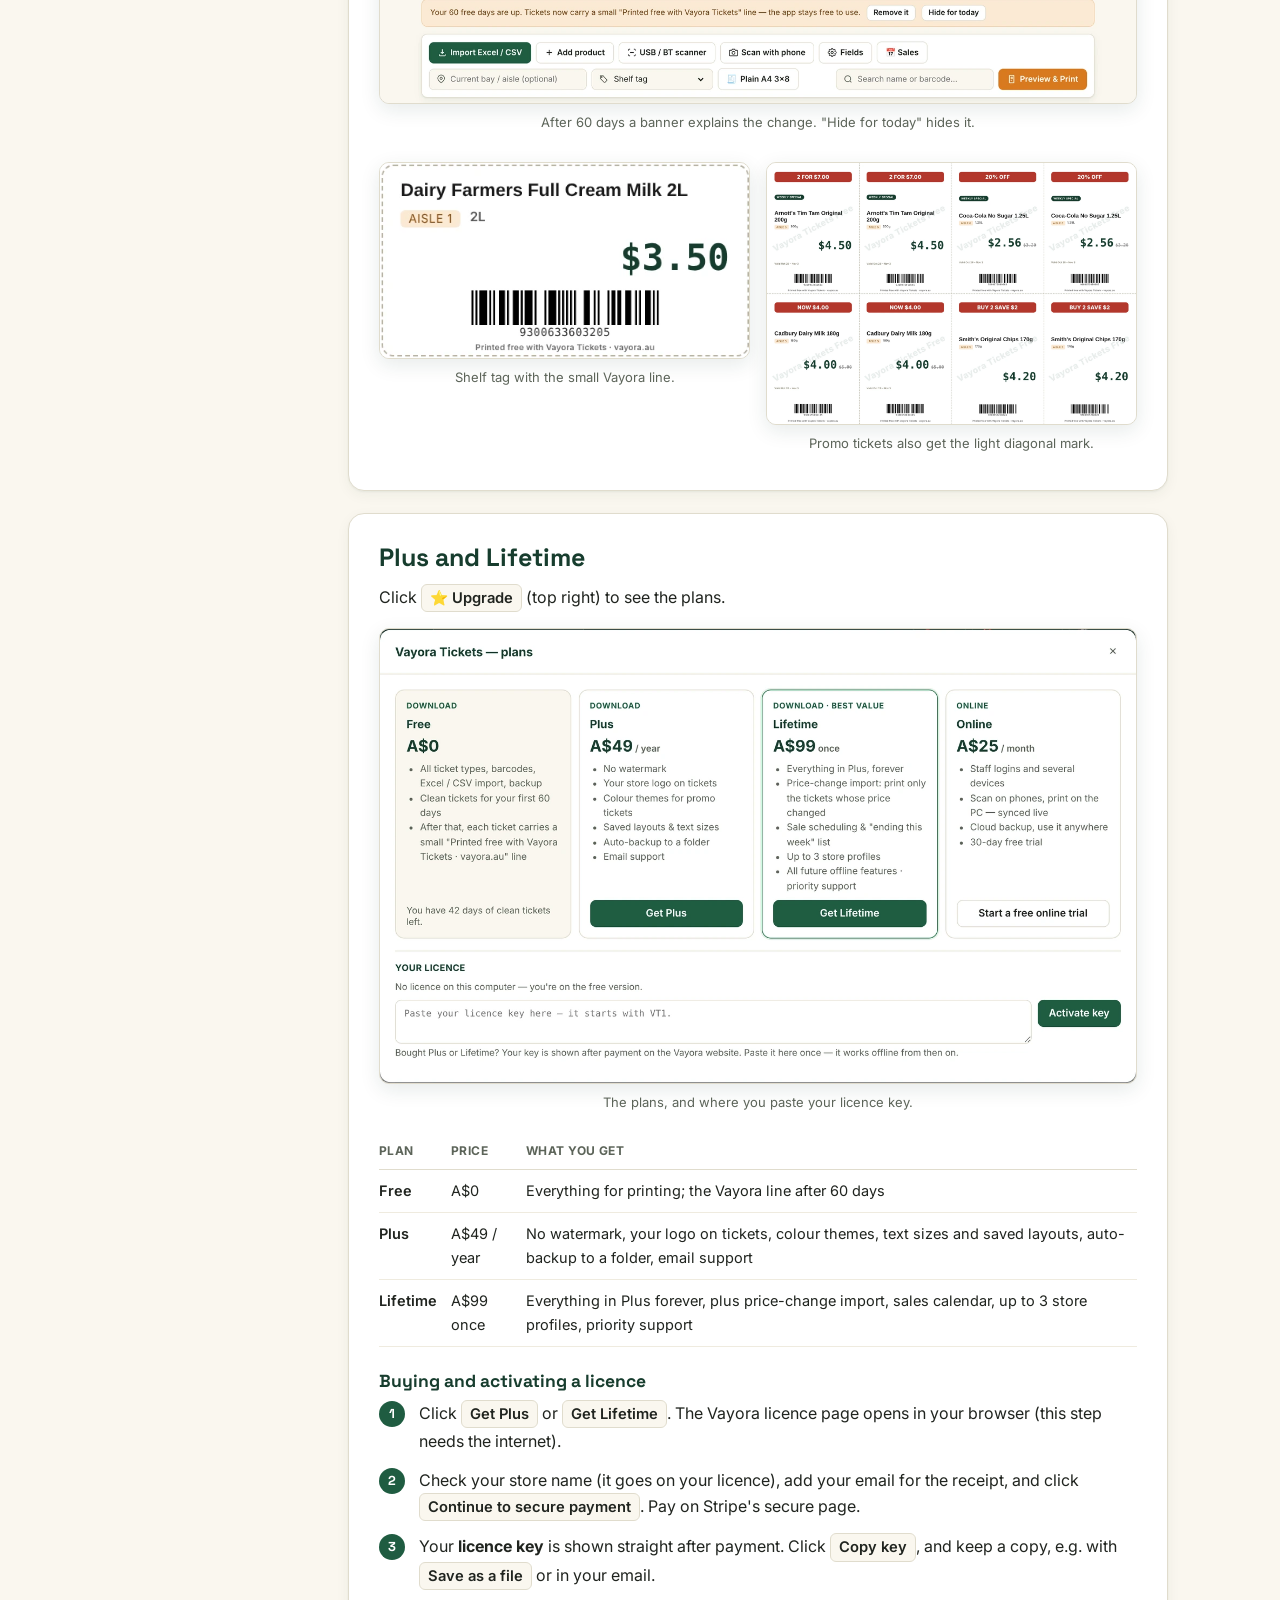
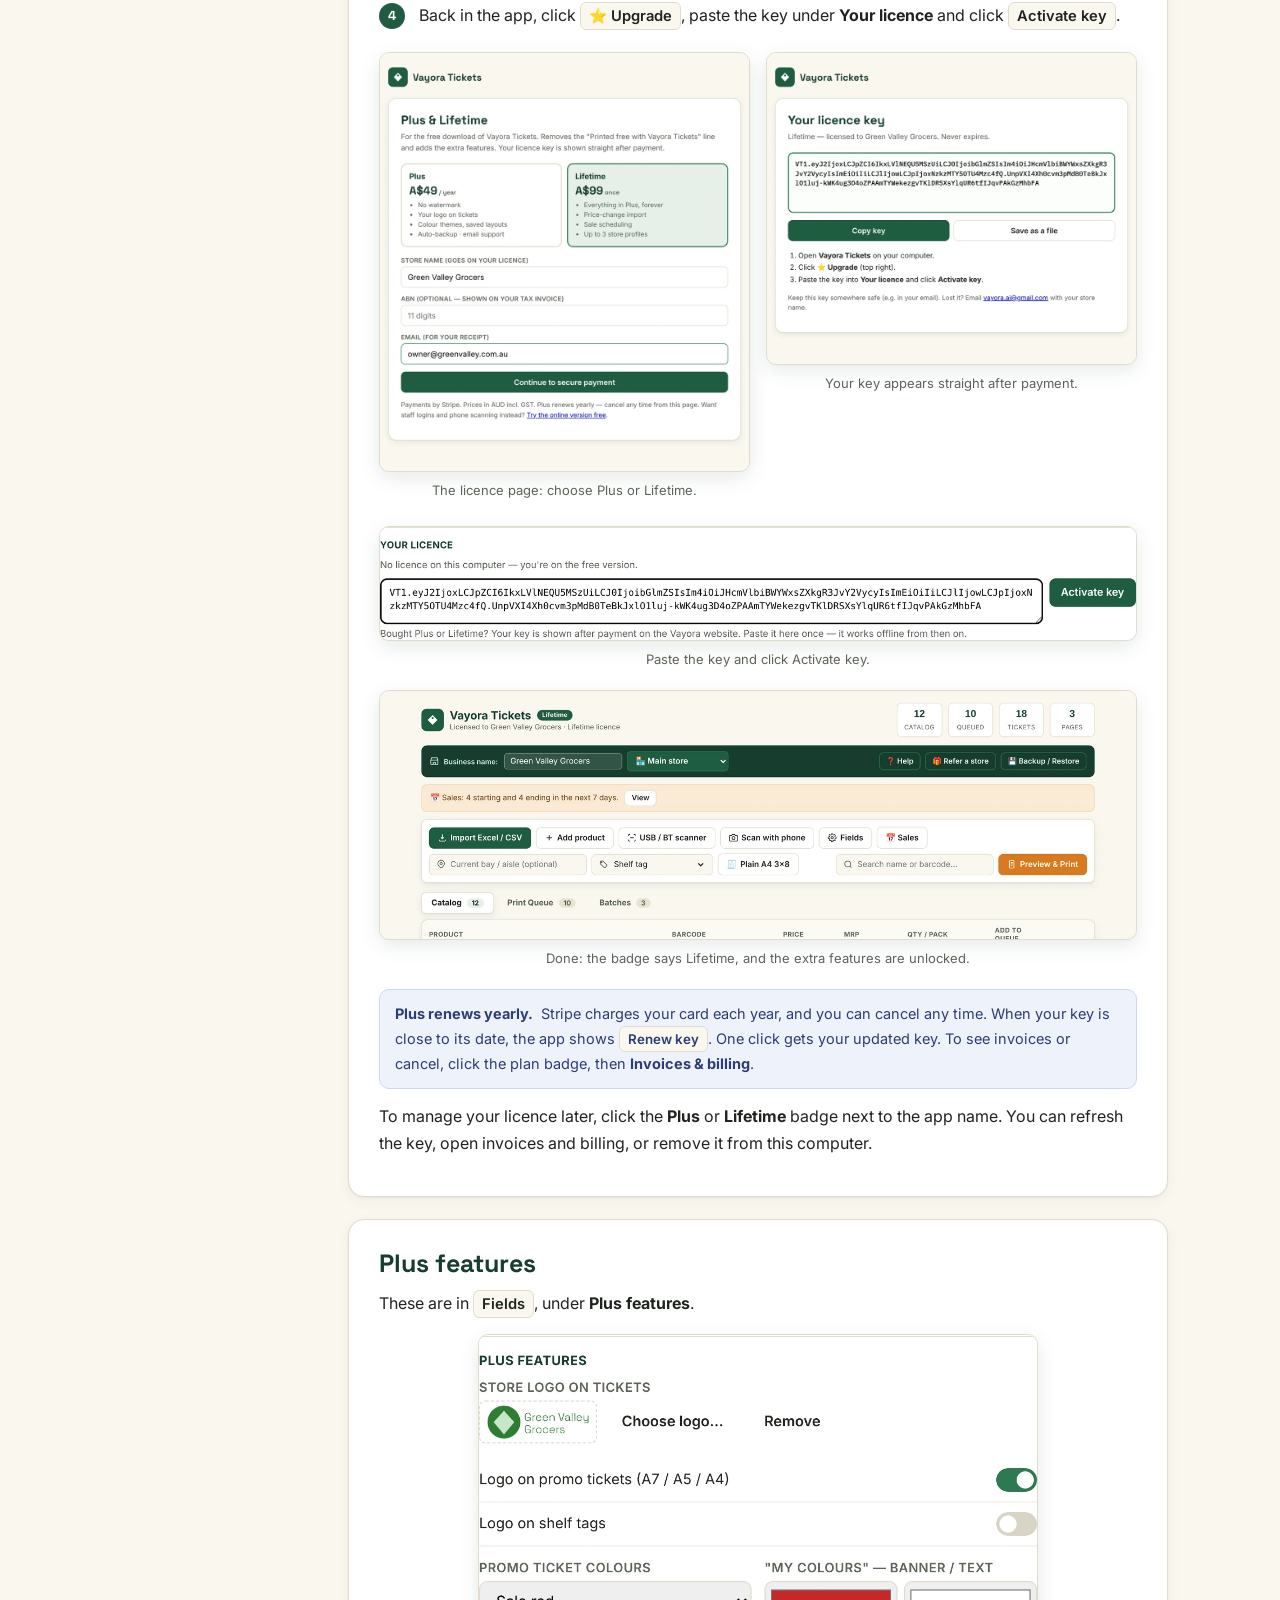
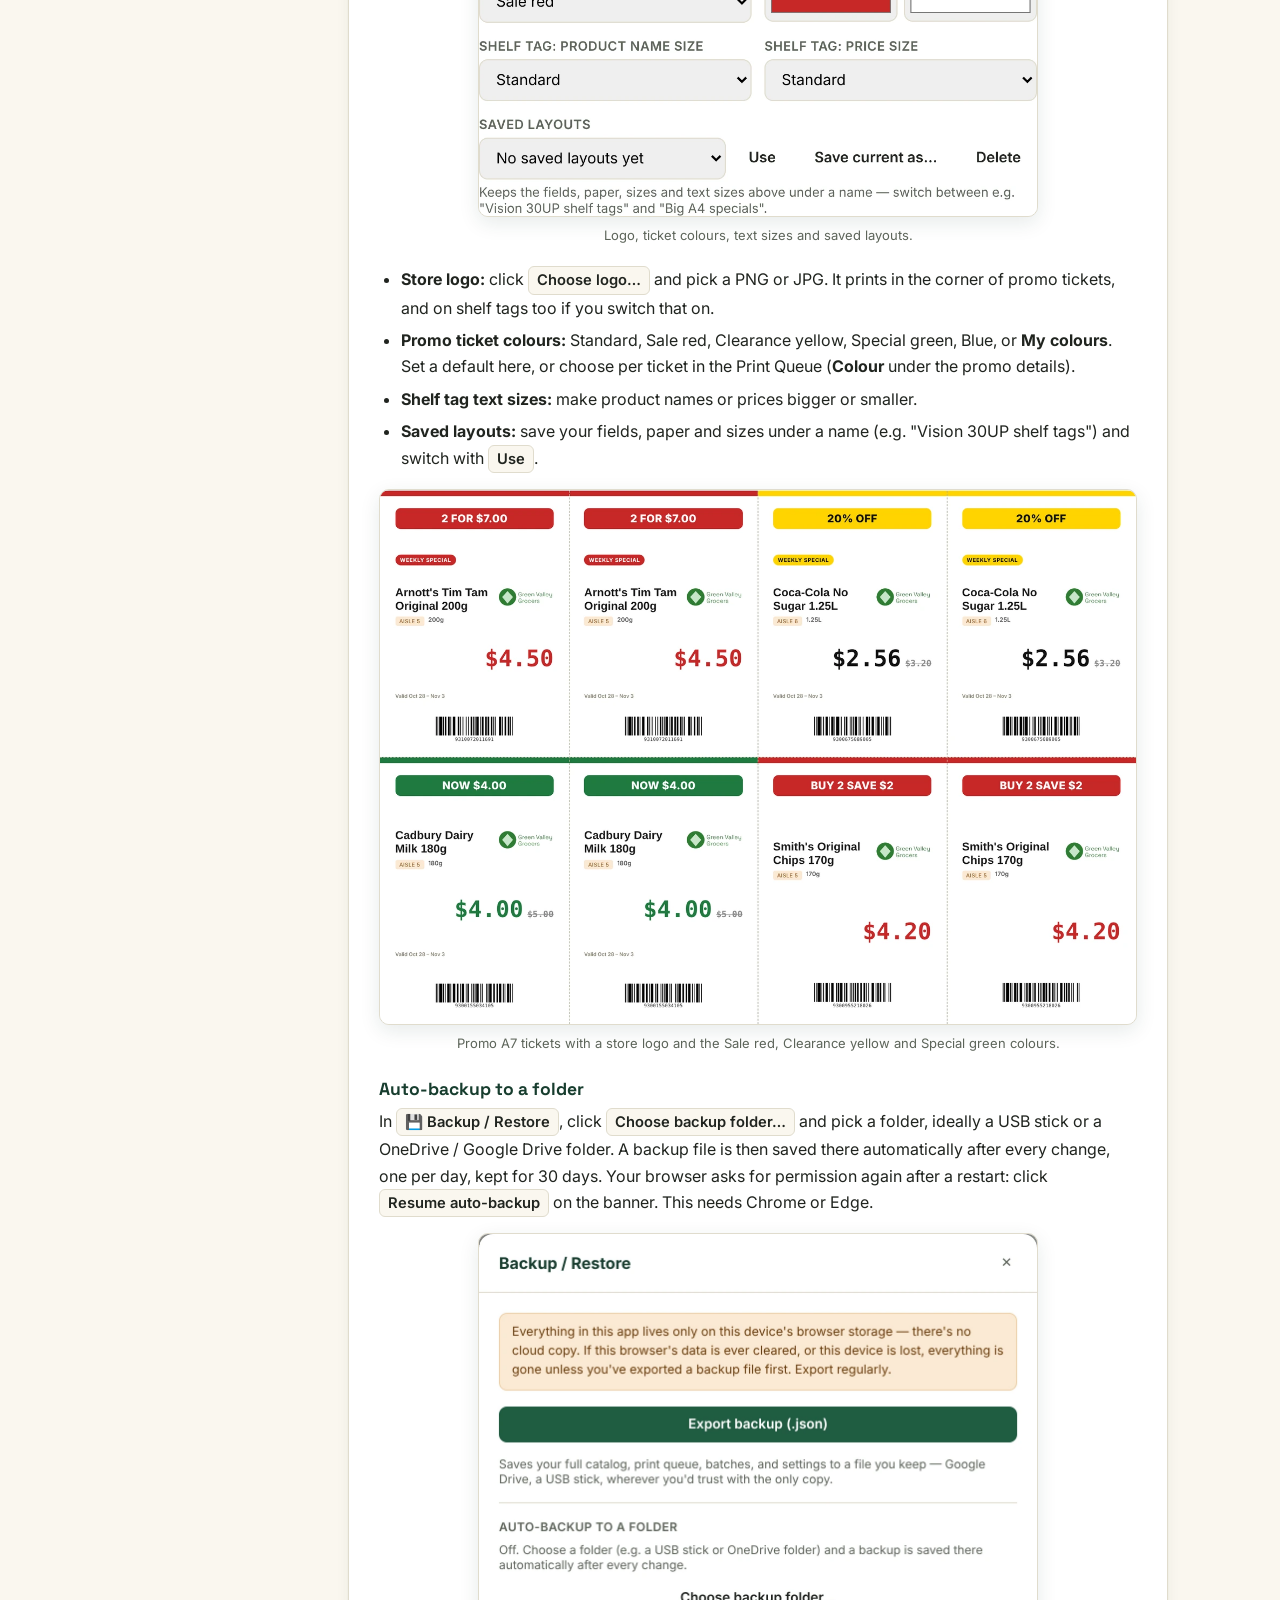
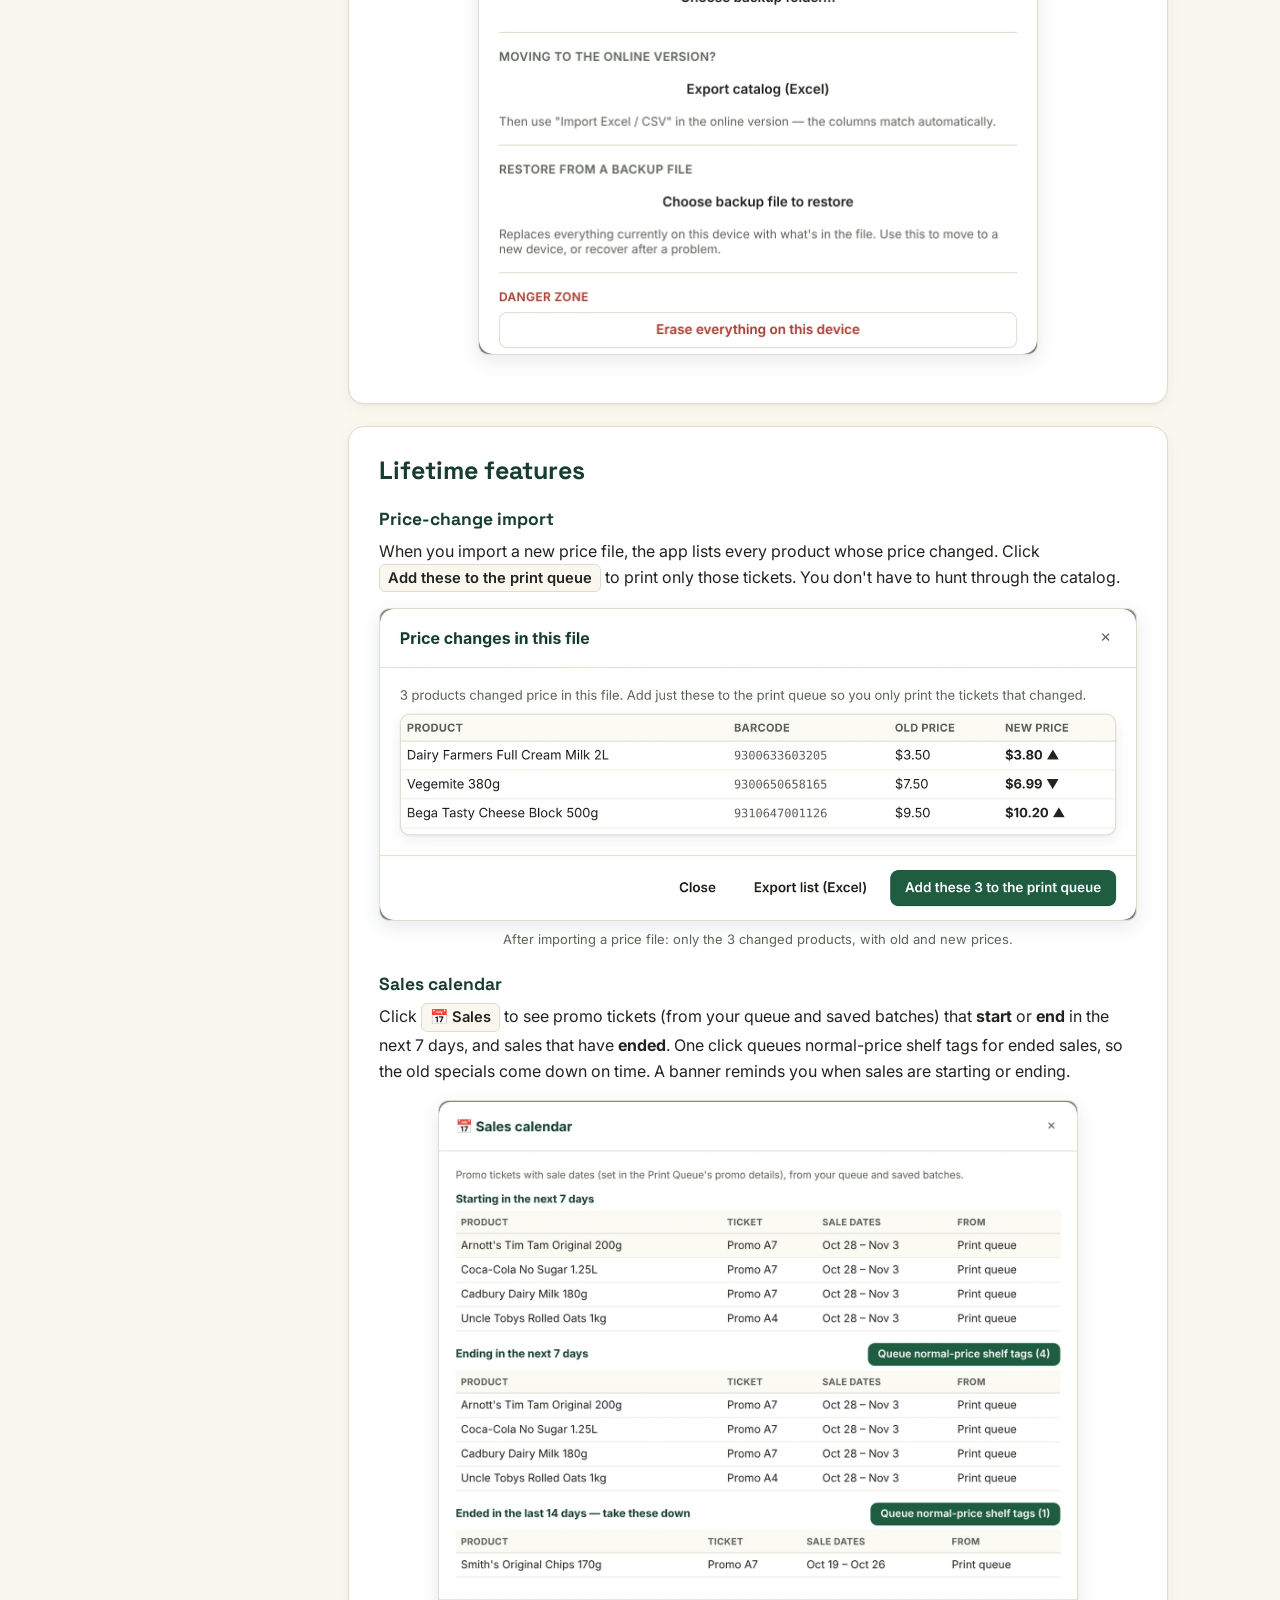
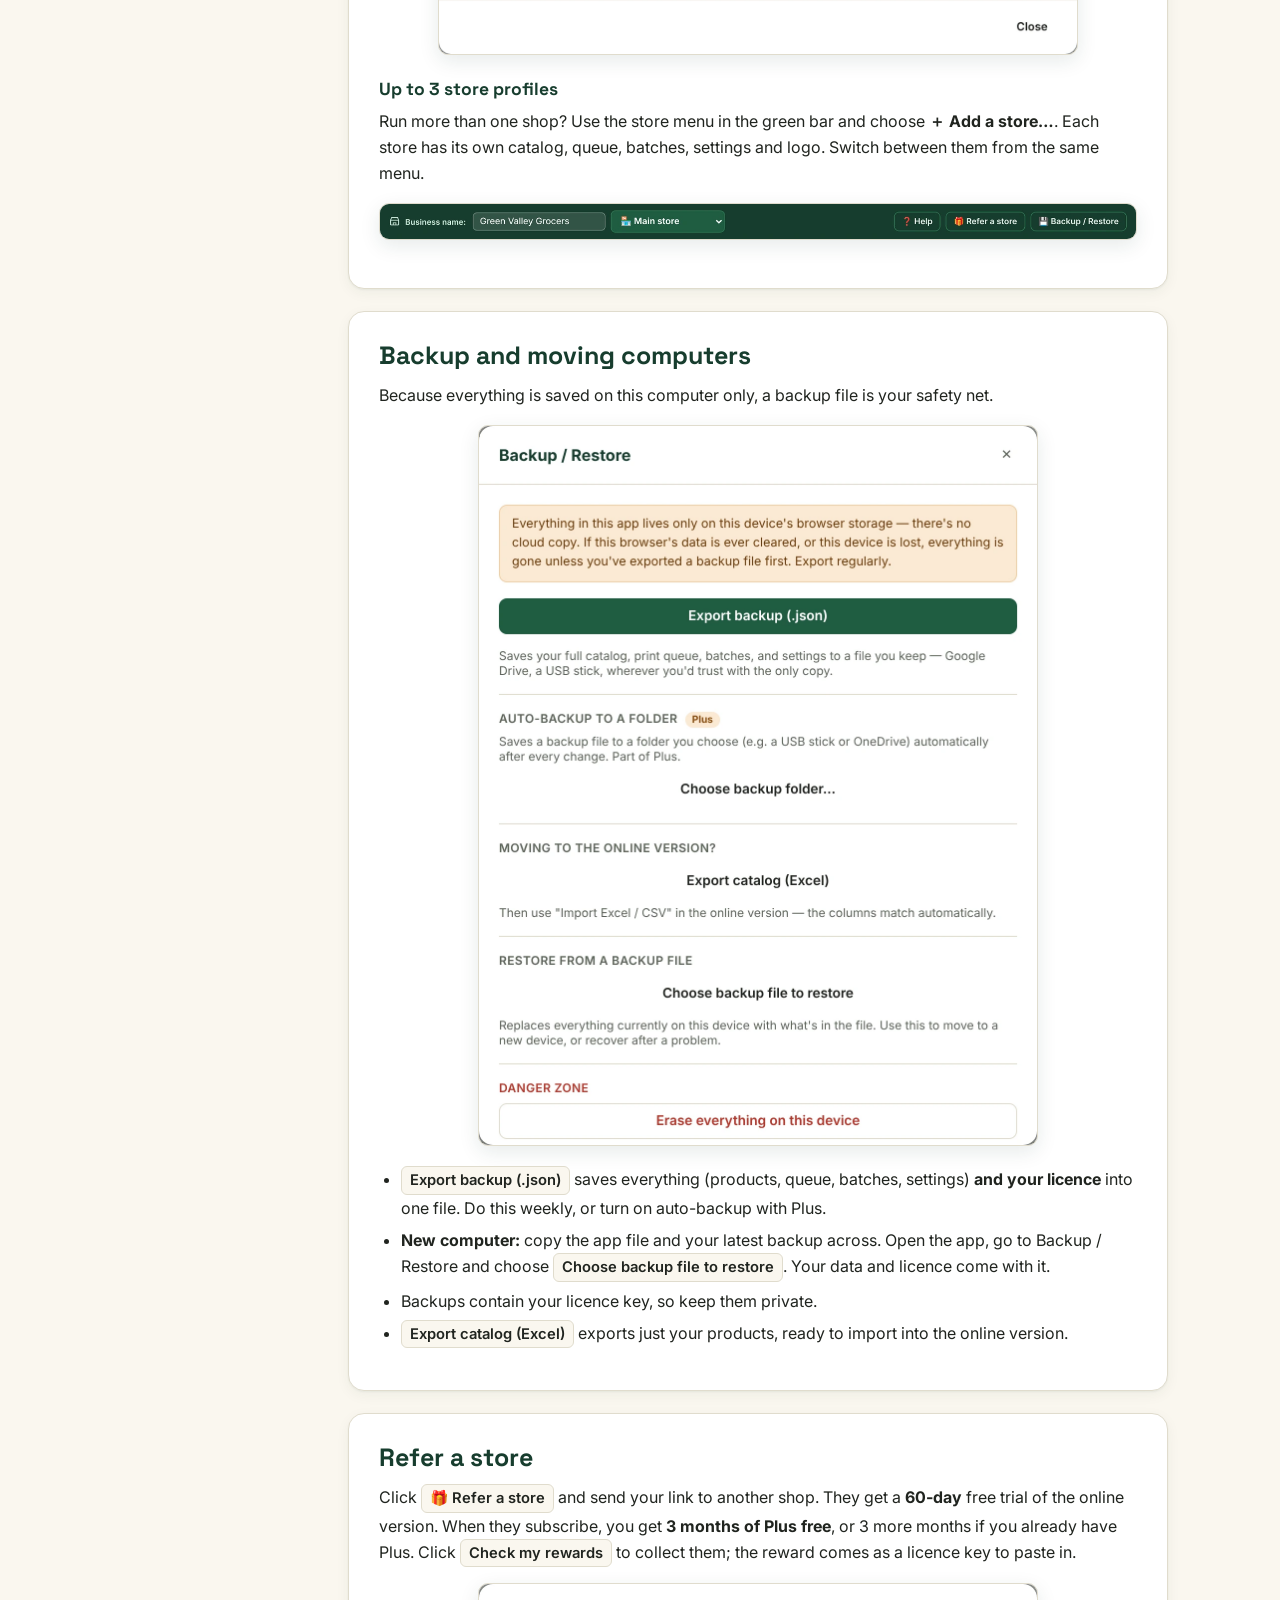
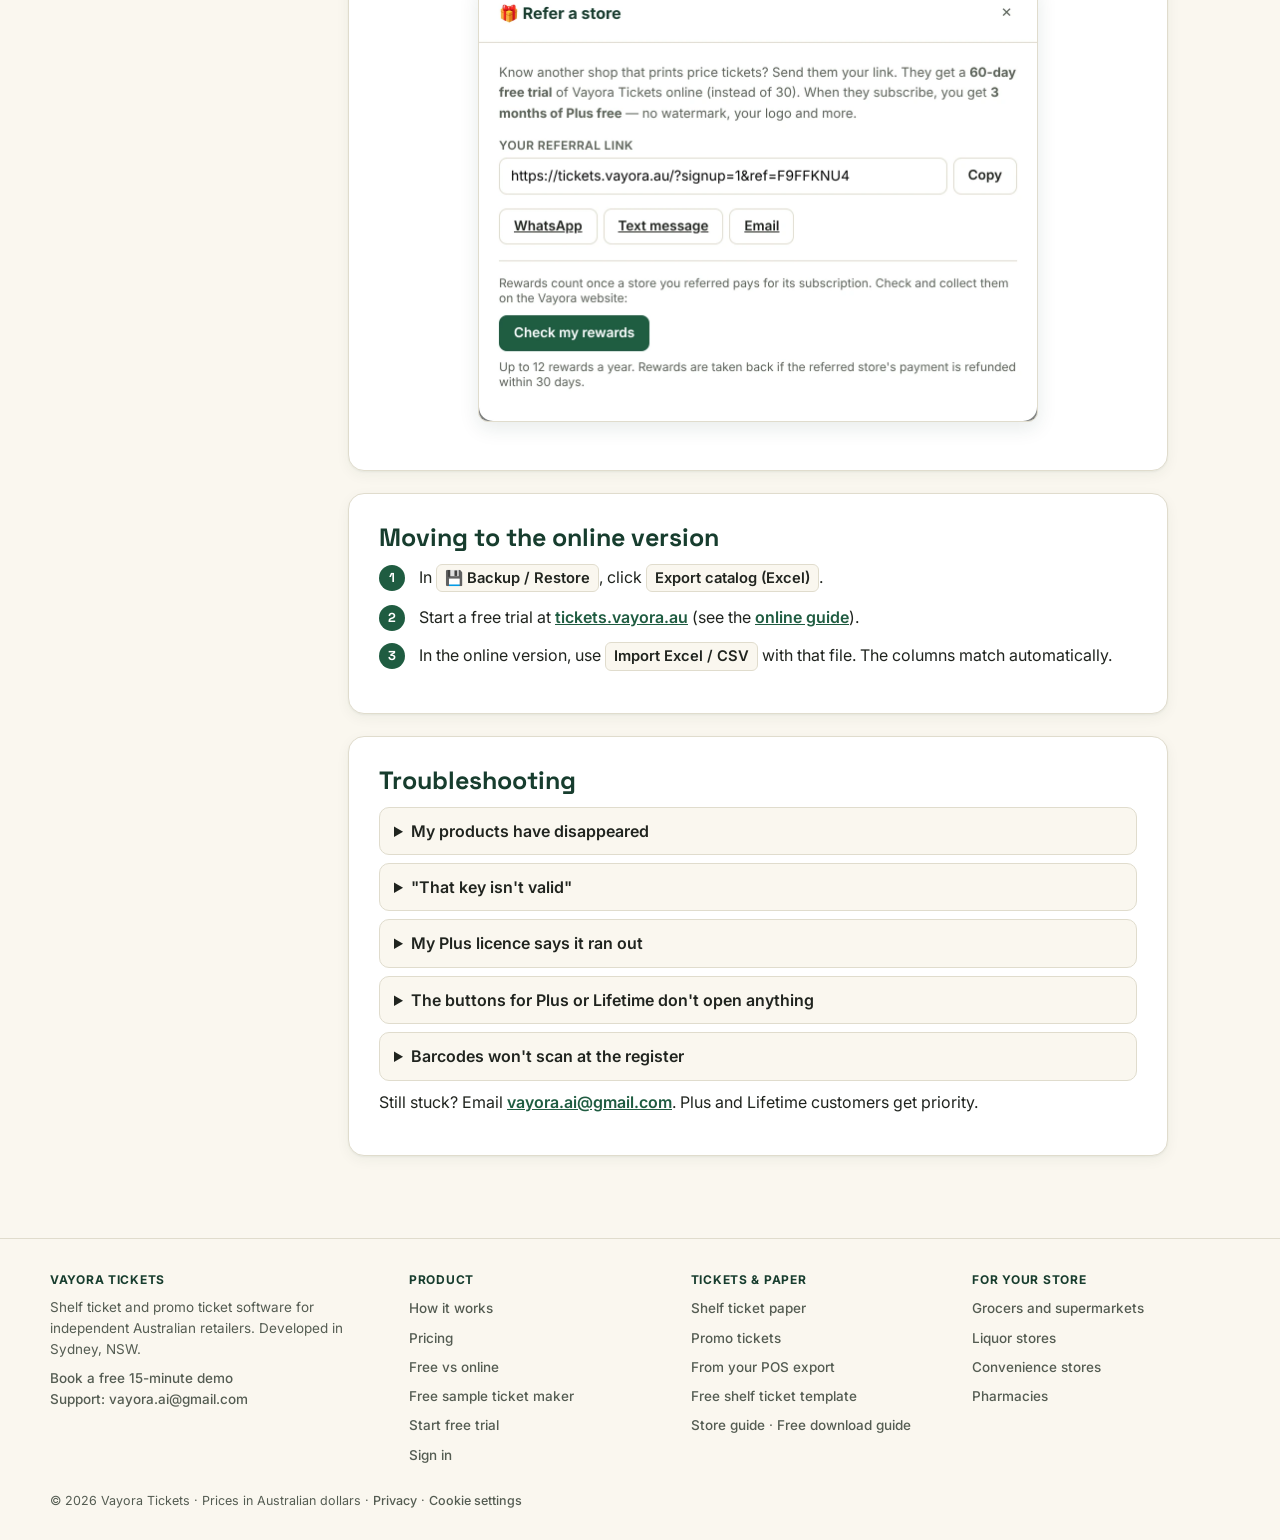
<file: guide-free/index.html>
<!DOCTYPE html>
<html lang="en-AU">
<head>
<meta charset="UTF-8">
<meta name="viewport" content="width=device-width, initial-scale=1.0">
<title>Free shelf ticket software (download) guide — Vayora Tickets</title>
<link rel="canonical" href="https://vayora.au/guide-free/">
<meta property="og:title" content="Vayora Tickets Free — print shelf tickets free on one computer">
<meta property="og:description" content="How to use the free download of Vayora Tickets: no account, no internet needed. Plus what Plus and Lifetime add.">
<meta property="og:image" content="https://vayora.au/og-image.png">
<meta property="og:image:width" content="1200">
<meta property="og:image:height" content="630">
<meta property="og:type" content="article">
<meta property="og:url" content="https://vayora.au/guide-free/">
<meta property="og:site_name" content="Vayora Tickets">
<meta property="og:locale" content="en_AU">
<meta name="twitter:card" content="summary_large_image">
<meta name="description" content="How to use the downloadable version of Vayora Tickets, and what Plus and Lifetime add.">
<link rel="icon" href="https://tickets.vayora.au/icon-192.png" type="image/png">
<link rel="preconnect" href="https://fonts.googleapis.com">
<link href="https://fonts.googleapis.com/css2?family=Space+Grotesk:wght@500;600;700&family=Inter:wght@400;500;600;700&family=IBM+Plex+Mono:wght@500;600&display=swap" rel="stylesheet">
<style>
:root{--green-900:#173d2e;--green-700:#1f5c41;--green-600:#2d7a52;--green-100:#e6f0e8;--cream:#faf7ef;--paper:#fff;--ink:#20241f;--ink-soft:#5c6459;--line:#e0dccd;--amber:#d97a1f;--amber-100:#fbe9d4;--red:#b3372c;}
*{box-sizing:border-box;}
html{scroll-behavior:smooth;scroll-padding-top:76px;}
body{margin:0;background:var(--cream);color:var(--ink);font-family:Inter,system-ui,sans-serif;font-size:16px;line-height:1.65;-webkit-font-smoothing:antialiased;}
a{color:var(--green-700);font-weight:600;}
h1,h2,h3{font-family:'Space Grotesk',system-ui,sans-serif;color:var(--green-900);line-height:1.2;}
.top{position:sticky;top:0;z-index:5;display:flex;align-items:center;justify-content:space-between;gap:12px;padding:12px 24px;background:rgba(250,247,239,.94);backdrop-filter:blur(6px);border-bottom:1px solid var(--line);}
.brand{display:flex;align-items:center;gap:9px;text-decoration:none;color:var(--green-900);font-family:'Space Grotesk',sans-serif;font-weight:700;font-size:16px;}
.brand .mark{width:30px;height:30px;border-radius:8px;background:var(--green-700);display:flex;align-items:center;justify-content:center;}
.top nav{display:flex;gap:6px;align-items:center;flex-wrap:wrap;}
.top nav a{font-size:13.5px;text-decoration:none;padding:7px 12px;border-radius:8px;color:var(--ink-soft);}
.top nav a:hover{color:var(--green-700);}
.top nav a.pdf{background:var(--green-700);color:#fff;}
.cover{max-width:1180px;margin:0 auto;padding:46px 24px 10px;}
.cover .kicker{font-size:12px;font-weight:700;letter-spacing:.08em;text-transform:uppercase;color:var(--green-600);}
.cover h1{font-size:40px;margin:6px 0 10px;letter-spacing:-.4px;}
.cover .sub{font-size:17px;color:var(--ink-soft);max-width:640px;margin:0;}
.cover .updated{font-size:12.5px;color:var(--ink-soft);margin-top:10px;}
.layout{max-width:1180px;margin:0 auto;padding:18px 24px 60px;display:grid;grid-template-columns:230px minmax(0,1fr);gap:44px;}
.toc-in{position:sticky;top:78px;font-size:13.5px;}
.toc b{display:block;font-size:11.5px;text-transform:uppercase;letter-spacing:.06em;color:var(--ink-soft);margin-bottom:8px;}
.toc ol{margin:0;padding-left:20px;line-height:1.5;}
.toc li{margin:0 0 7px;}
.toc a{font-weight:500;color:var(--ink);text-decoration:none;}
.toc a:hover{color:var(--green-700);}
main{min-width:0;max-width:820px;}
main section{background:var(--paper);border:1px solid var(--line);border-radius:16px;padding:28px 30px;margin-bottom:22px;box-shadow:0 1px 2px rgba(23,61,46,.05),0 4px 14px rgba(23,61,46,.05);}
main h2{font-size:25px;margin:0 0 12px;}
main h3{font-size:17.5px;margin:24px 0 8px;}
main p{margin:0 0 12px;}
main ul,main ol{margin:0 0 14px;padding-left:22px;}
main li{margin:0 0 6px;}
.steps{counter-reset:s;list-style:none;padding-left:0;}
.steps > li{counter-increment:s;position:relative;padding-left:40px;margin-bottom:12px;}
.steps > li:before{content:counter(s);position:absolute;left:0;top:1px;width:26px;height:26px;border-radius:50%;background:var(--green-700);color:#fff;font:700 13px/26px 'Space Grotesk',sans-serif;text-align:center;}
.btnref{display:inline-block;font-weight:600;font-size:.92em;padding:1px 8px;border:1px solid var(--line);border-radius:6px;background:var(--cream);white-space:nowrap;}
.tip,.warn,.plus{border-radius:10px;padding:12px 15px;margin:14px 0;font-size:14.5px;}
.tip{background:var(--green-100);border:1px solid #cfe2d5;color:var(--green-900);}
.warn{background:var(--amber-100);border:1px solid #f0cfa6;color:#6b3d0d;}
.plus{background:#eef2fb;border:1px solid #cdd8f5;color:#2d3d75;}
.tip b:first-child,.warn b:first-child,.plus b:first-child{margin-right:4px;}
figure.shot{margin:16px 0 20px;}
figure.shot img{display:block;width:100%;height:auto;border:1px solid var(--line);border-radius:10px;box-shadow:0 6px 20px rgba(23,61,46,.10);background:#fff;}
figure.shot.center img{margin:0 auto;}
figure.shot.phone img{border-radius:22px;}
figure.shot figcaption{font-size:13px;color:var(--ink-soft);margin-top:8px;text-align:center;}
.pair{display:grid;grid-template-columns:1fr 1fr;gap:16px;align-items:start;}
.pair figure.shot{margin:8px 0;}
table.ref{width:100%;border-collapse:collapse;font-size:14.5px;margin:6px 0 10px;}
table.ref th{text-align:left;font-size:12px;text-transform:uppercase;letter-spacing:.04em;color:var(--ink-soft);border-bottom:1px solid var(--line);padding:8px 8px 8px 0;}
table.ref td{border-bottom:1px solid #efebdf;padding:9px 8px 9px 0;vertical-align:top;}
table.ref td:first-child{font-weight:600;white-space:nowrap;padding-right:14px;}
details{border:1px solid var(--line);border-radius:10px;padding:10px 14px;margin:0 0 8px;background:var(--cream);}
details summary{cursor:pointer;font-weight:600;}
details p{margin:8px 0 2px;font-size:15px;}
footer{text-align:center;font-size:13px;color:var(--ink-soft);padding:10px 24px 40px;}
@media (max-width:600px){
  .top{padding:10px 16px;}
  .top nav a:not(.pdf){display:none;}
  .brand span:last-child{white-space:nowrap;}
}
@media (max-width:900px){
  .layout{grid-template-columns:1fr;gap:10px;}
  .toc-in{position:static;background:var(--paper);border:1px solid var(--line);border-radius:12px;padding:14px 16px;}
  .cover h1{font-size:30px;}
  main section{padding:22px 18px;}
  .pair{grid-template-columns:1fr;}
  table.ref td:first-child{white-space:normal;}
}
@media print{
  @page{size:A4;margin:14mm 13mm;}
  html{scroll-behavior:auto;}
  body{background:#fff;font-size:11pt;line-height:1.5;}
  .top,.toc,footer{display:none;}
  .cover{padding:40mm 0 0;page-break-after:always;min-height:240mm;}
  .cover h1{font-size:34pt;}
  .cover .sub{font-size:14pt;}
  .layout{display:block;padding:0;max-width:none;}
  main{max-width:none;}
  main section{border:none;box-shadow:none;padding:0;margin:0 0 6mm;break-before:page;}
  main section:first-child{break-before:auto;}
  main h2{font-size:18pt;}
  figure.shot{break-inside:avoid;}
  figure.shot img{box-shadow:none;max-height:150mm;width:auto;max-width:100%;}
  .pair{grid-template-columns:1fr 1fr;}
  .tip,.warn,.plus,details,table.ref tr{break-inside:avoid;}
  details{border:none;padding:0;background:none;}
  details summary{list-style:none;}
  a{color:var(--green-700);text-decoration:none;}
  *{-webkit-print-color-adjust:exact;print-color-adjust:exact;}
}
</style>
<style id="site-footer-css">
footer.site{border-top:1px solid #e0dccd;padding:34px 32px 30px;font-size:13.5px;color:#545c52;text-align:left;font-family:Inter,system-ui,sans-serif;}
footer.site .foot-in{max-width:1180px;margin:0 auto;display:grid;grid-template-columns:1.3fr 1fr 1fr 1fr;gap:24px;}
footer.site h2{font-family:Inter,system-ui,sans-serif;font-size:12px;text-transform:uppercase;letter-spacing:.06em;color:#173d2e;margin:0 0 10px;}
footer.site ul{list-style:none;margin:0;padding:0;}
footer.site li{margin:0 0 7px;}
footer.site a{color:#545c52;text-decoration:none;font-weight:500;}
footer.site a:hover{color:#1f5c41;text-decoration:underline;}
footer.site p{margin:0 0 8px;line-height:1.55;}
footer.site .foot-legal{max-width:1180px;margin:18px auto 0;font-size:12.5px;}
@media (max-width:860px){footer.site .foot-in{grid-template-columns:1fr 1fr;}}
@media (max-width:520px){footer.site{padding:28px 20px;}footer.site .foot-in{grid-template-columns:1fr;}}
@media print{footer.site{display:none;}}
.try-line{font-size:14px;color:#545c52;margin:12px 0 0;}
.try-line a{color:#1f5c41;font-weight:600;}

</style>
<script src="/assets/vt-analytics.js" defer></script>
</head>
<body>
<header class="top">
  <a class="brand" href="/"><span class="mark"><svg width="18" height="18" viewBox="0 0 24 24" fill="none"><path d="M12 2L22 12L12 22L2 12L12 2Z" fill="#fff"/><circle cx="12" cy="8.2" r="2" fill="#1f5c41"/></svg></span><span>Vayora Tickets</span></a>
  <nav><a href="/guide/">Online version guide</a><a class="pdf" href="Vayora-Tickets-Free-Guide.pdf" download>Download PDF</a></nav>
</header>
<div class="cover" role="region" aria-label="Introduction">
  <div class="kicker">Store guide</div>
  <h1>Vayora Tickets — free download</h1>
  <p class="sub">How to use the downloadable version of Vayora Tickets, and what Plus and Lifetime add.</p>
  <p class="updated">Updated October 2026</p>
</div>
<div class="layout">
  <aside class="toc"><div class="toc-in"><b>Contents</b><ol><li><a href="#overview">What the free download is</a></li><li><a href="#install">Download and open it</a></li><li><a href="#basics">Everyday use</a></li><li><a href="#watermark">The 60 clean days, and after</a></li><li><a href="#upgrade">Plus and Lifetime</a></li><li><a href="#plus">Plus features</a></li><li><a href="#lifetime">Lifetime features</a></li><li><a href="#backup">Backup and moving computers</a></li><li><a href="#refer">Refer a store</a></li><li><a href="#online">Moving to the online version</a></li><li><a href="#help">Troubleshooting</a></li></ol></div></aside>
  <main>
<section>
<h2 id="overview">What the free download is</h2>
<p><b>Vayora Tickets Free</b> is a single file that runs in your web browser on one computer. You don't need an account, and you don't need the internet to use it. It prints the same shelf tags and promo tickets as the online version.</p>
<ul>
  <li>Your products, print queue and batches are saved <b>on that computer only</b>, inside the browser. Back them up regularly (see <a href="#backup">Backup and moving computers</a>).</li>
  <li>It's free to use for as long as you like. Tickets are clean for the first <b>60 days</b>. After that, each ticket carries a small "Printed free with Vayora Tickets · vayora.au" line.</li>
  <li><b>Plus</b> (A$49/year) or <b>Lifetime</b> (A$99 once) removes that line and adds extra features.</li>
</ul>
<div class="tip"><b>Need several devices or staff logins?</b> The <a href="/guide/">online version</a> syncs between computers and phones, with a 30-day free trial.</div>
</section>

<section>
<h2 id="install">Download and open it</h2>
<ol class="steps">
  <li>On <a href="https://vayora.au/#free">vayora.au</a>, click <span class="btnref">Download free</span>. You get one file: <b>Vayora Tickets Free.html</b>.</li>
  <li>Move it somewhere permanent, e.g. your <b>Documents</b> folder or Desktop.</li>
  <li>Double-click it. It opens in your browser. <b>Google Chrome</b> or <b>Microsoft Edge</b> works best.</li>
  <li>Type your store's name into <b>Business name</b>.</li>
</ol>
<div class="warn"><b>Always open the same file in the same browser.</b> Your data is kept in that browser, so opening the file in a different browser shows an empty copy. Don't clear the browser's "site data" without exporting a backup first.</div>
<figure class="shot"><img src="img/f01-free-app.webp" alt="The free download&#x27;s main screen" loading="lazy"><figcaption>The main screen. The badge next to the name shows your plan and how many clean days are left.</figcaption></figure>
</section>

<section>
<h2 id="basics">Everyday use</h2>
<p>Day-to-day use is the same as the online version. The online guide covers each step in more detail, with pictures.</p>
<table class="ref">
  <tr><th>To…</th><th>Do this</th></tr>
  <tr><td>Load products</td><td><span class="btnref">Import Excel / CSV</span> → match columns → Import products (<a href="/guide/#import">details</a>)</td></tr>
  <tr><td>Queue tickets</td><td>Catalog ＋, <span class="btnref">USB / BT scanner</span>, or <span class="btnref">Scan with phone</span> (<a href="/guide/#queue">details</a>)</td></tr>
  <tr><td>Make a special</td><td>Choose Promo A7 / A5 / A4, then set the offer, label and dates in the Print Queue (<a href="/guide/#promo">details</a>)</td></tr>
  <tr><td>Print</td><td><span class="btnref">Preview &amp; Print</span> → Print now → A4, scale 100% (<a href="/guide/#print">details</a>)</td></tr>
  <tr><td>Choose your paper</td><td><span class="btnref">🧾 paper</span> button in the toolbar → pick your sheet (pre-cut, Avery labels, plain A4 or your own measurements) → print the alignment test once (<a href="/guide/#print">details</a>)</td></tr>
  <tr><td>Reprint later</td><td><span class="btnref">Save as batch</span> → Batches (<a href="/guide/#batches">details</a>)</td></tr>
</table>
<figure class="shot"><img src="img/o04-import-match.webp" alt="Match your columns" loading="lazy"><figcaption>Importing works exactly as in the online version.</figcaption></figure>
</section>

<section>
<h2 id="watermark">The 60 clean days, and after</h2>
<p>For your first 60 days, tickets print clean. The line under the app name counts down the days. When they're up:</p>
<ul>
  <li>Every ticket gets a small line at the bottom: <b>"Printed free with Vayora Tickets · vayora.au"</b>.</li>
  <li>Promo tickets (A7, A5, A4) also get a light diagonal "Vayora Tickets Free" mark.</li>
  <li>Everything else keeps working. Nothing is locked or deleted.</li>
</ul>
<figure class="shot"><img src="img/f02-watermark-banner.webp" alt="Banner after the free period" loading="lazy"><figcaption>After 60 days a banner explains the change. "Hide for today" hides it.</figcaption></figure>
<div class="pair">
<figure class="shot"><img src="img/f04b-watermark-shelf.webp" alt="Shelf tag with the Vayora line" loading="lazy"><figcaption>Shelf tag with the small Vayora line.</figcaption></figure>
<figure class="shot"><img src="img/f04-watermark-a7.webp" alt="A7 sheet with the free-version mark" loading="lazy"><figcaption>Promo tickets also get the light diagonal mark.</figcaption></figure>
</div>
</section>

<section>
<h2 id="upgrade">Plus and Lifetime</h2>
<p>Click <span class="btnref">⭐ Upgrade</span> (top right) to see the plans.</p>
<figure class="shot"><img src="img/f03-plans.webp" alt="Plans" loading="lazy"><figcaption>The plans, and where you paste your licence key.</figcaption></figure>
<table class="ref">
  <tr><th>Plan</th><th>Price</th><th>What you get</th></tr>
  <tr><td>Free</td><td>A$0</td><td>Everything for printing; the Vayora line after 60 days</td></tr>
  <tr><td>Plus</td><td>A$49 / year</td><td>No watermark, your logo on tickets, colour themes, text sizes and saved layouts, auto-backup to a folder, email support</td></tr>
  <tr><td>Lifetime</td><td>A$99 once</td><td>Everything in Plus forever, plus price-change import, sales calendar, up to 3 store profiles, priority support</td></tr>
</table>
<h3>Buying and activating a licence</h3>
<ol class="steps">
  <li>Click <span class="btnref">Get Plus</span> or <span class="btnref">Get Lifetime</span>. The Vayora licence page opens in your browser (this step needs the internet).</li>
  <li>Check your store name (it goes on your licence), add your email for the receipt, and click <span class="btnref">Continue to secure payment</span>. Pay on Stripe's secure page.</li>
  <li>Your <b>licence key</b> is shown straight after payment. Click <span class="btnref">Copy key</span>, and keep a copy, e.g. with <span class="btnref">Save as a file</span> or in your email.</li>
  <li>Back in the app, click <span class="btnref">⭐ Upgrade</span>, paste the key under <b>Your licence</b> and click <span class="btnref">Activate key</span>.</li>
</ol>
<div class="pair">
<figure class="shot"><img src="img/f05-licence-buy.webp" alt="Licence page" loading="lazy"><figcaption>The licence page: choose Plus or Lifetime.</figcaption></figure>
<figure class="shot"><img src="img/f06-licence-key.webp" alt="Your licence key" loading="lazy"><figcaption>Your key appears straight after payment.</figcaption></figure>
</div>
<figure class="shot"><img src="img/f07-activate.webp" alt="Paste the key and activate" loading="lazy"><figcaption>Paste the key and click Activate key.</figcaption></figure>
<figure class="shot"><img src="img/f08-lifetime-header.webp" alt="Lifetime activated" loading="lazy"><figcaption>Done: the badge says Lifetime, and the extra features are unlocked.</figcaption></figure>
<div class="plus"><b>Plus renews yearly.</b> Stripe charges your card each year, and you can cancel any time. When your key is close to its date, the app shows <span class="btnref">Renew key</span>. One click gets your updated key. To see invoices or cancel, click the plan badge, then <b>Invoices &amp; billing</b>.</div>
<p>To manage your licence later, click the <b>Plus</b> or <b>Lifetime</b> badge next to the app name. You can refresh the key, open invoices and billing, or remove it from this computer.</p>
</section>

<section>
<h2 id="plus">Plus features</h2>
<p>These are in <span class="btnref">Fields</span>, under <b>Plus features</b>.</p>
<figure class="shot center"><img src="img/f10-plus-settings.webp" alt="Plus features settings" loading="lazy" style="max-width:560px"><figcaption>Logo, ticket colours, text sizes and saved layouts.</figcaption></figure>
<ul>
  <li><b>Store logo:</b> click <span class="btnref">Choose logo…</span> and pick a PNG or JPG. It prints in the corner of promo tickets, and on shelf tags too if you switch that on.</li>
  <li><b>Promo ticket colours:</b> Standard, Sale red, Clearance yellow, Special green, Blue, or <b>My colours</b>. Set a default here, or choose per ticket in the Print Queue (<b>Colour</b> under the promo details).</li>
  <li><b>Shelf tag text sizes:</b> make product names or prices bigger or smaller.</li>
  <li><b>Saved layouts:</b> save your fields, paper and sizes under a name (e.g. "Vision 30UP shelf tags") and switch with <span class="btnref">Use</span>.</li>
</ul>
<figure class="shot"><img src="img/f11-plus-a7.webp" alt="Promo tickets with logo and colours" loading="lazy"><figcaption>Promo A7 tickets with a store logo and the Sale red, Clearance yellow and Special green colours.</figcaption></figure>
<h3>Auto-backup to a folder</h3>
<p>In <span class="btnref">💾 Backup / Restore</span>, click <span class="btnref">Choose backup folder…</span> and pick a folder, ideally a USB stick or a OneDrive / Google Drive folder. A backup file is then saved there automatically after every change, one per day, kept for 30 days. Your browser asks for permission again after a restart: click <span class="btnref">Resume auto-backup</span> on the banner. This needs Chrome or Edge.</p>
<figure class="shot center"><img src="img/f15-backup-plus.webp" alt="Backup and restore with auto-backup" loading="lazy" style="max-width:560px"></figure>
</section>

<section>
<h2 id="lifetime">Lifetime features</h2>
<h3>Price-change import</h3>
<p>When you import a new price file, the app lists every product whose price changed. Click <span class="btnref">Add these to the print queue</span> to print only those tickets. You don't have to hunt through the catalog.</p>
<figure class="shot"><img src="img/f12-price-changes.webp" alt="Price changes in this file" loading="lazy"><figcaption>After importing a price file: only the 3 changed products, with old and new prices.</figcaption></figure>
<h3>Sales calendar</h3>
<p>Click <span class="btnref">📅 Sales</span> to see promo tickets (from your queue and saved batches) that <b>start</b> or <b>end</b> in the next 7 days, and sales that have <b>ended</b>. One click queues normal-price shelf tags for ended sales, so the old specials come down on time. A banner reminds you when sales are starting or ending.</p>
<figure class="shot center"><img src="img/f14-sales.webp" alt="Sales calendar" loading="lazy" style="max-width:640px"></figure>
<h3>Up to 3 store profiles</h3>
<p>Run more than one shop? Use the store menu in the green bar and choose <b>＋ Add a store…</b>. Each store has its own catalog, queue, batches, settings and logo. Switch between them from the same menu.</p>
<figure class="shot"><img src="img/f16-store-switcher.webp" alt="Store switcher in the green bar" loading="lazy"></figure>
</section>

<section>
<h2 id="backup">Backup and moving computers</h2>
<p>Because everything is saved on this computer only, a backup file is your safety net.</p>
<figure class="shot center"><img src="img/f09-backup-free.webp" alt="Backup and restore" loading="lazy" style="max-width:560px"></figure>
<ul>
  <li><span class="btnref">Export backup (.json)</span> saves everything (products, queue, batches, settings) <b>and your licence</b> into one file. Do this weekly, or turn on auto-backup with Plus.</li>
  <li><b>New computer:</b> copy the app file and your latest backup across. Open the app, go to Backup / Restore and choose <span class="btnref">Choose backup file to restore</span>. Your data and licence come with it.</li>
  <li>Backups contain your licence key, so keep them private.</li>
  <li><span class="btnref">Export catalog (Excel)</span> exports just your products, ready to import into the online version.</li>
</ul>
</section>

<section>
<h2 id="refer">Refer a store</h2>
<p>Click <span class="btnref">🎁 Refer a store</span> and send your link to another shop. They get a <b>60-day</b> free trial of the online version. When they subscribe, you get <b>3 months of Plus free</b>, or 3 more months if you already have Plus. Click <span class="btnref">Check my rewards</span> to collect them; the reward comes as a licence key to paste in.</p>
<figure class="shot center"><img src="img/f13-refer.webp" alt="Refer a store" loading="lazy" style="max-width:560px"></figure>
</section>

<section>
<h2 id="online">Moving to the online version</h2>
<ol class="steps">
  <li>In <span class="btnref">💾 Backup / Restore</span>, click <span class="btnref">Export catalog (Excel)</span>.</li>
  <li>Start a free trial at <a href="https://tickets.vayora.au/?signup=1">tickets.vayora.au</a> (see the <a href="/guide/#start">online guide</a>).</li>
  <li>In the online version, use <span class="btnref">Import Excel / CSV</span> with that file. The columns match automatically.</li>
</ol>
</section>

<section>
<h2 id="help">Troubleshooting</h2>
<details><summary>My products have disappeared</summary><p>Make sure you've opened the same file in the same browser as before. If the browser's data was cleared, restore your latest backup from Backup / Restore.</p></details>
<details><summary>"That key isn't valid"</summary><p>Copy the whole key. It starts with <b>VT1.</b> and is quite long. Paste it without adding anything. If you saved it as a file, open the file and copy the key line.</p></details>
<details><summary>My Plus licence says it ran out</summary><p>Once your yearly payment has gone through, click <b>Renew key</b> on the banner (or click the badge → Renew / refresh key) to get your updated key, then paste it in.</p></details>
<details><summary>The buttons for Plus or Lifetime don't open anything</summary><p>Buying, renewing and collecting rewards open the Vayora website, so you need an internet connection for those steps. Everything else works offline.</p></details>
<details><summary>Barcodes won't scan at the register</summary><p>Print at <b>100% / Default</b> scale, not "Fit to page".</p></details>
<p>Still stuck? Email <a href="mailto:vayora.ai@gmail.com">vayora.ai@gmail.com</a>. Plus and Lifetime customers get priority.</p>
</section>

  </main>
</div>
<script>window.addEventListener("beforeprint",()=>document.querySelectorAll("details").forEach(d=>d.open=true));</script>
<footer class="site">
  <div class="foot-in">
    <div>
      <h2>Vayora Tickets</h2>
      <p>Shelf ticket and promo ticket software for independent Australian retailers. Developed in Sydney, NSW.</p>
      <p><a href="mailto:tarun@vayora.au?subject=Vayora%20Tickets%20%E2%80%94%20Demo%20Request&amp;body=Hi%20Tarun%2C%0D%0A%0D%0AI%27d%20like%20to%20book%20a%20free%2015-minute%20demo%20of%20Vayora%20Tickets.%0D%0A%0D%0AStore%20name%20(optional)%3A%20%0D%0ASuburb%20(optional)%3A%20%0D%0AContact%20number%20(optional)%3A%20%0D%0APreferred%20day%20and%20time%20(optional)%3A%20%0D%0A%0D%0AThanks" data-ev="demo_request" data-loc="footer">Book a free 15-minute demo</a><br><a href="mailto:vayora.ai@gmail.com">Support: vayora.ai@gmail.com</a></p>
    </div>
    <nav aria-label="Product">
      <h2>Product</h2>
      <ul>
        <li><a href="/#how-it-works">How it works</a></li>
        <li><a class="keep" href="/#pricing">Pricing</a></li>
        <li><a href="/#free">Free vs online</a></li>
        <li><a href="/try-a-ticket/">Free sample ticket maker</a></li>
        <li><a href="https://tickets.vayora.au/?signup=1">Start free trial</a></li>
        <li><a href="https://tickets.vayora.au">Sign in</a></li>
      </ul>
    </nav>
    <nav aria-label="Tickets and paper">
      <h2>Tickets &amp; paper</h2>
      <ul>
        <li><a href="/shelf-ticket-paper/">Shelf ticket paper</a></li>
        <li><a href="/promo-tickets/">Promo tickets</a></li>
        <li><a href="/pos-export-shelf-tickets/">From your POS export</a></li>
        <li><a href="/shelf-ticket-template/">Free shelf ticket template</a></li>
        <li><a href="/guide/">Store guide</a> · <a href="/guide-free/">Free download guide</a></li>
      </ul>
    </nav>
    <nav aria-label="Store types">
      <h2>For your store</h2>
      <ul>
        <li><a href="/grocery-shelf-tickets/">Grocers and supermarkets</a></li>
        <li><a href="/liquor-store-shelf-tickets/">Liquor stores</a></li>
        <li><a href="/convenience-store-shelf-tickets/">Convenience stores</a></li>
        <li><a href="/pharmacy-shelf-tickets/">Pharmacies</a></li>
      </ul>
    </nav>
  </div>
  <p class="foot-legal">© 2026 Vayora Tickets · Prices in Australian dollars · <a href="/privacy/">Privacy</a> · <a href="#" data-vt-consent-open>Cookie settings</a></p>
</footer>
</body>
</html>
</file>
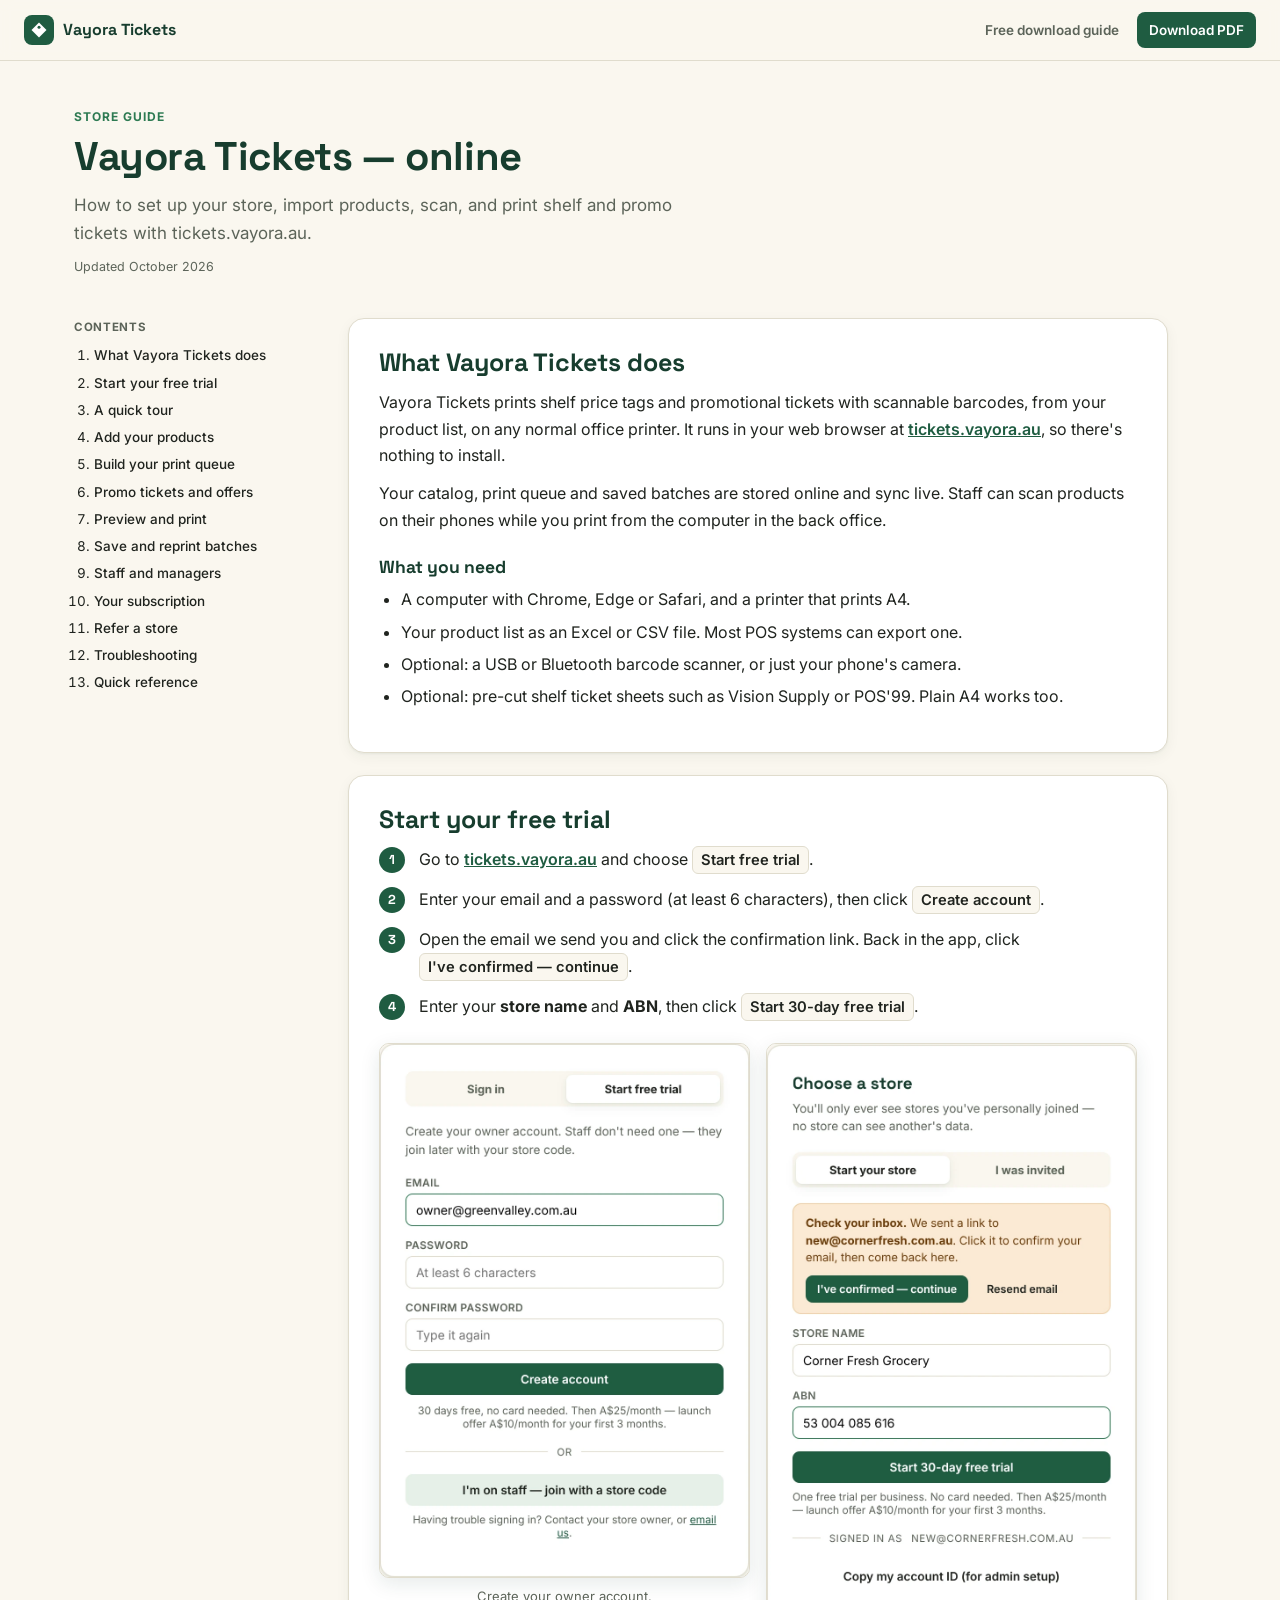
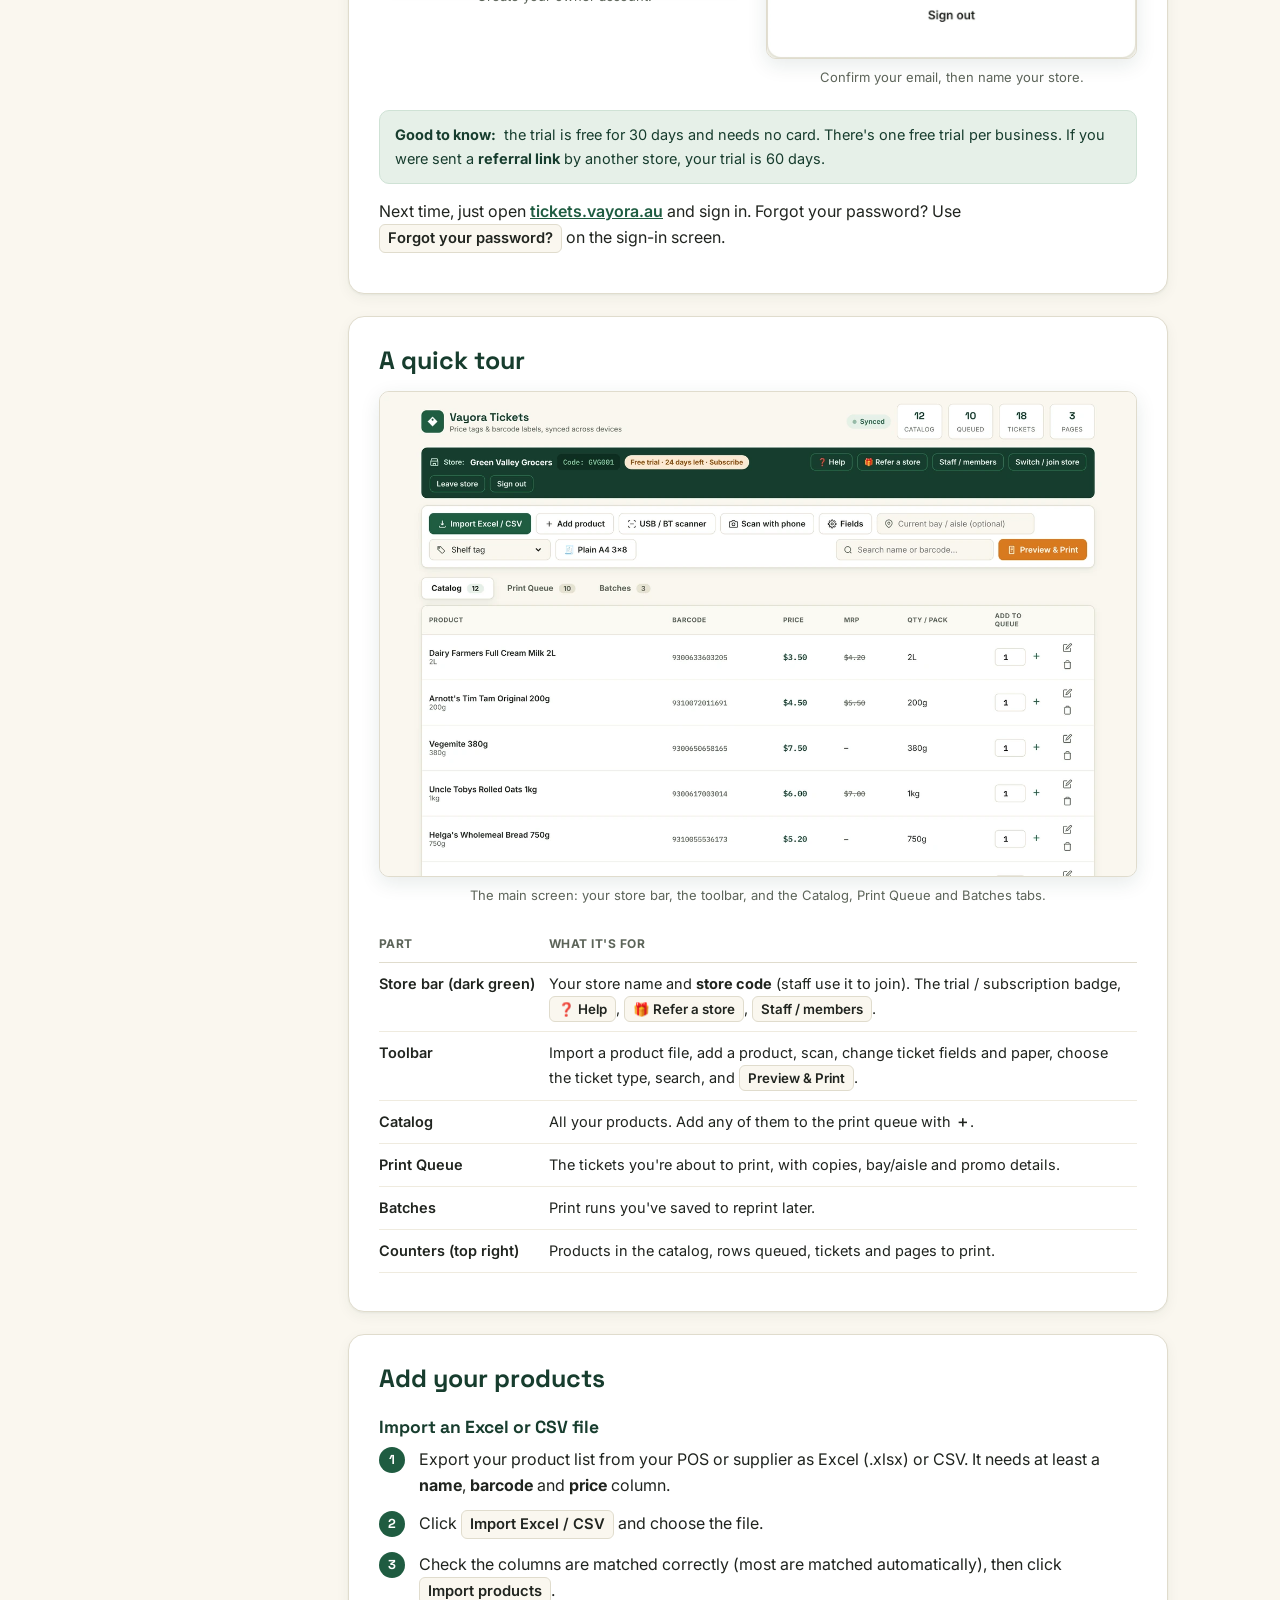
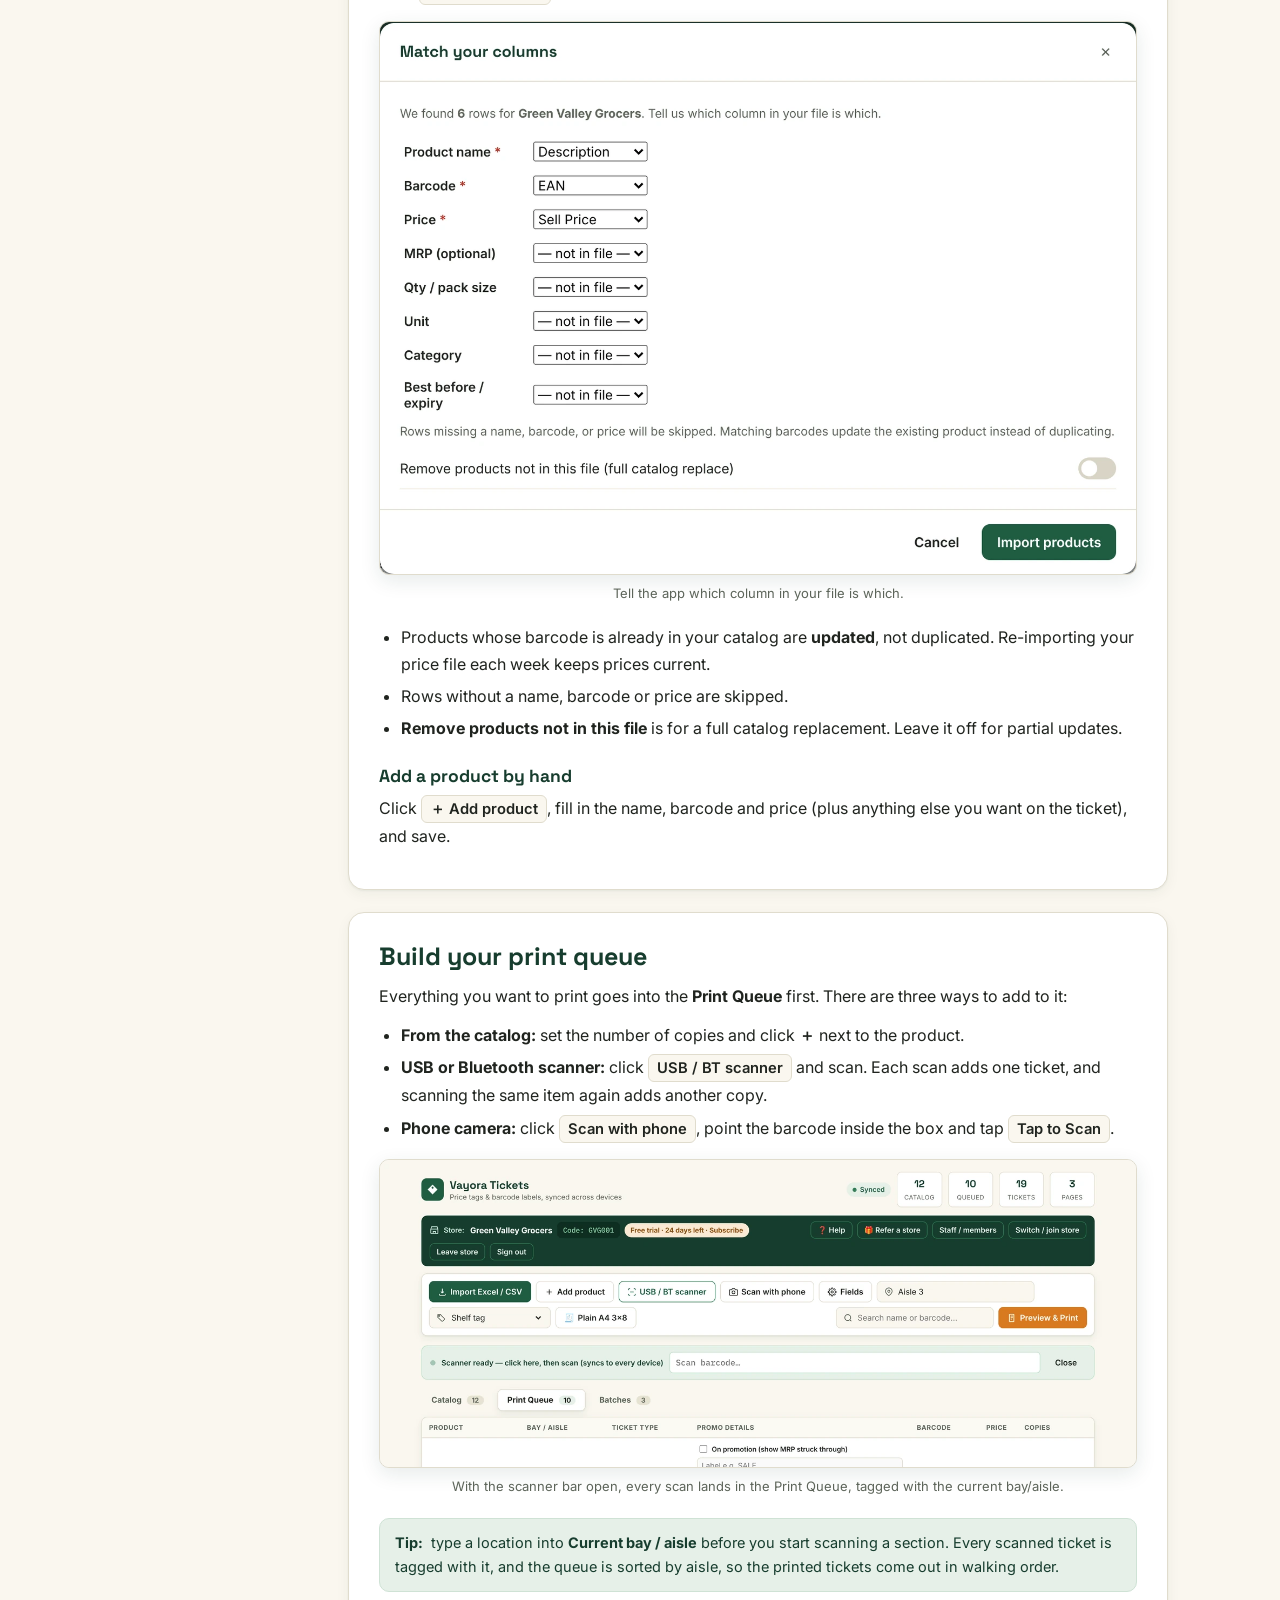
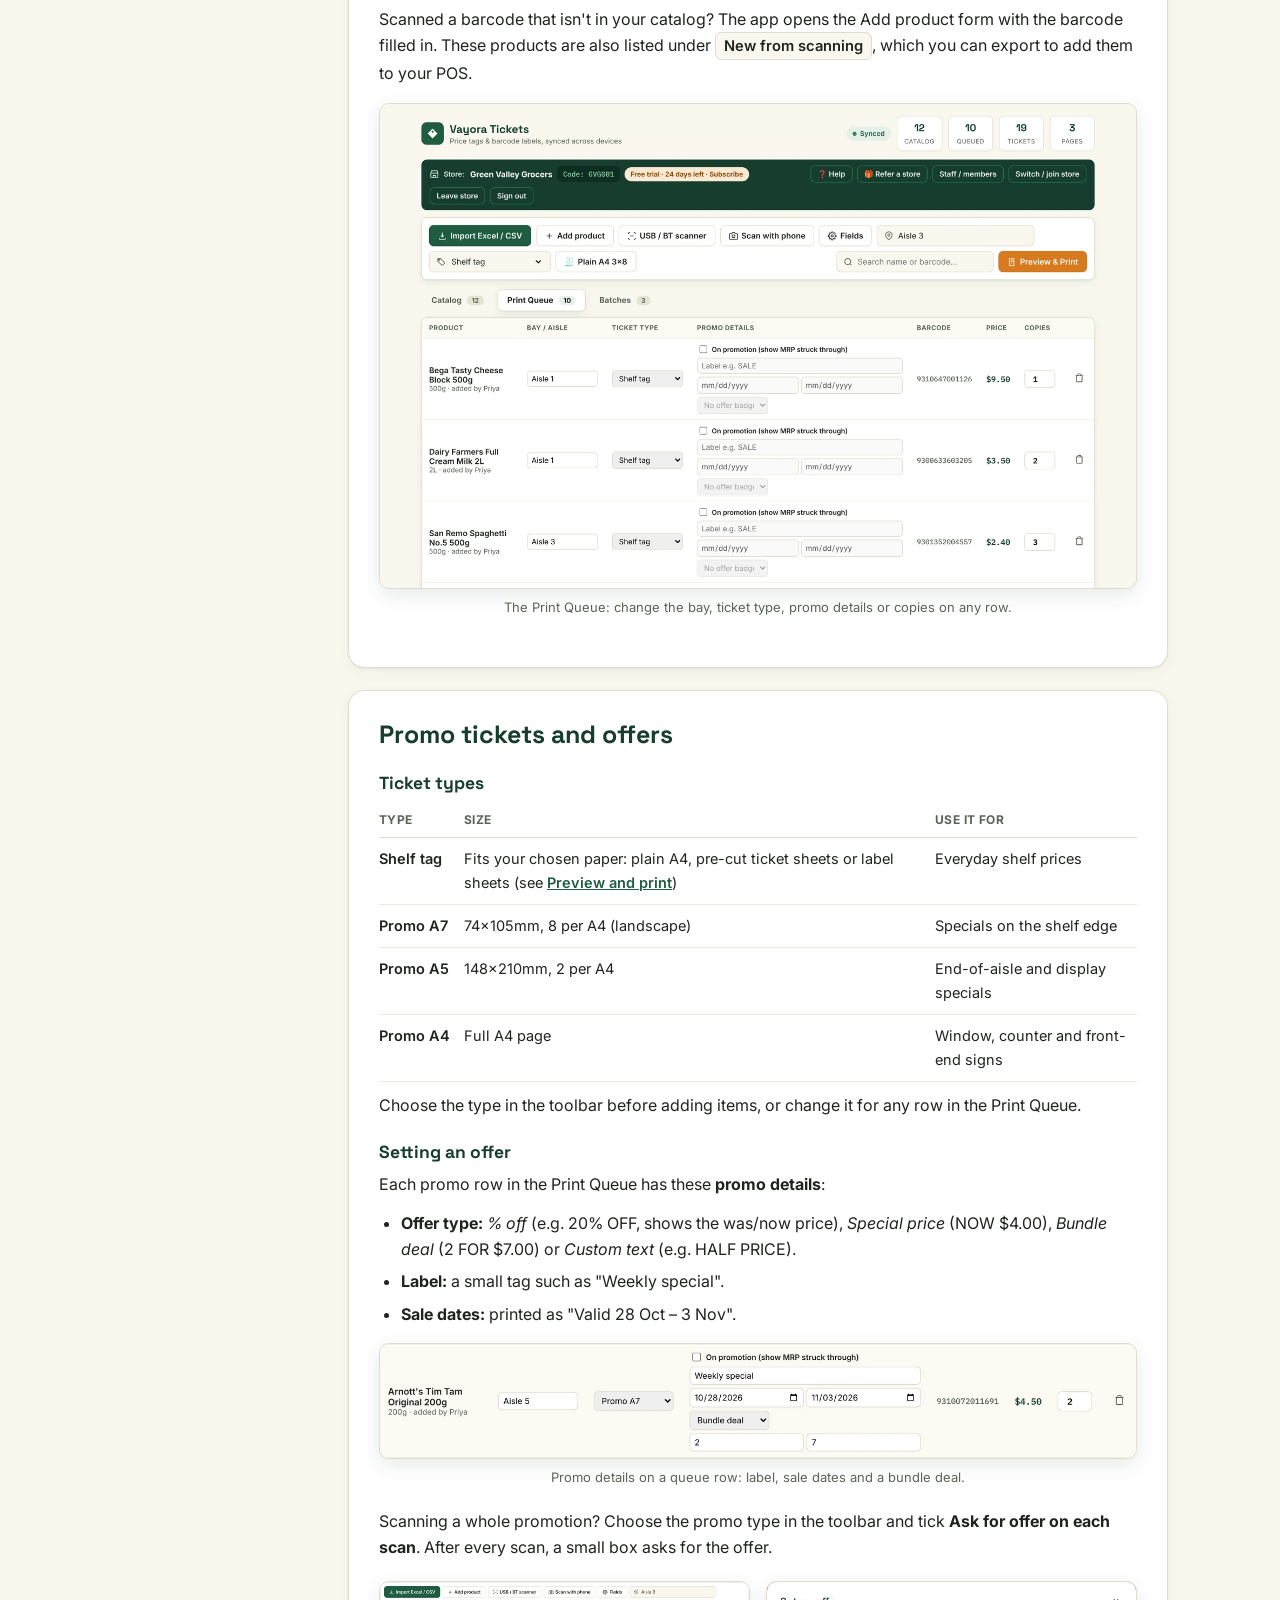
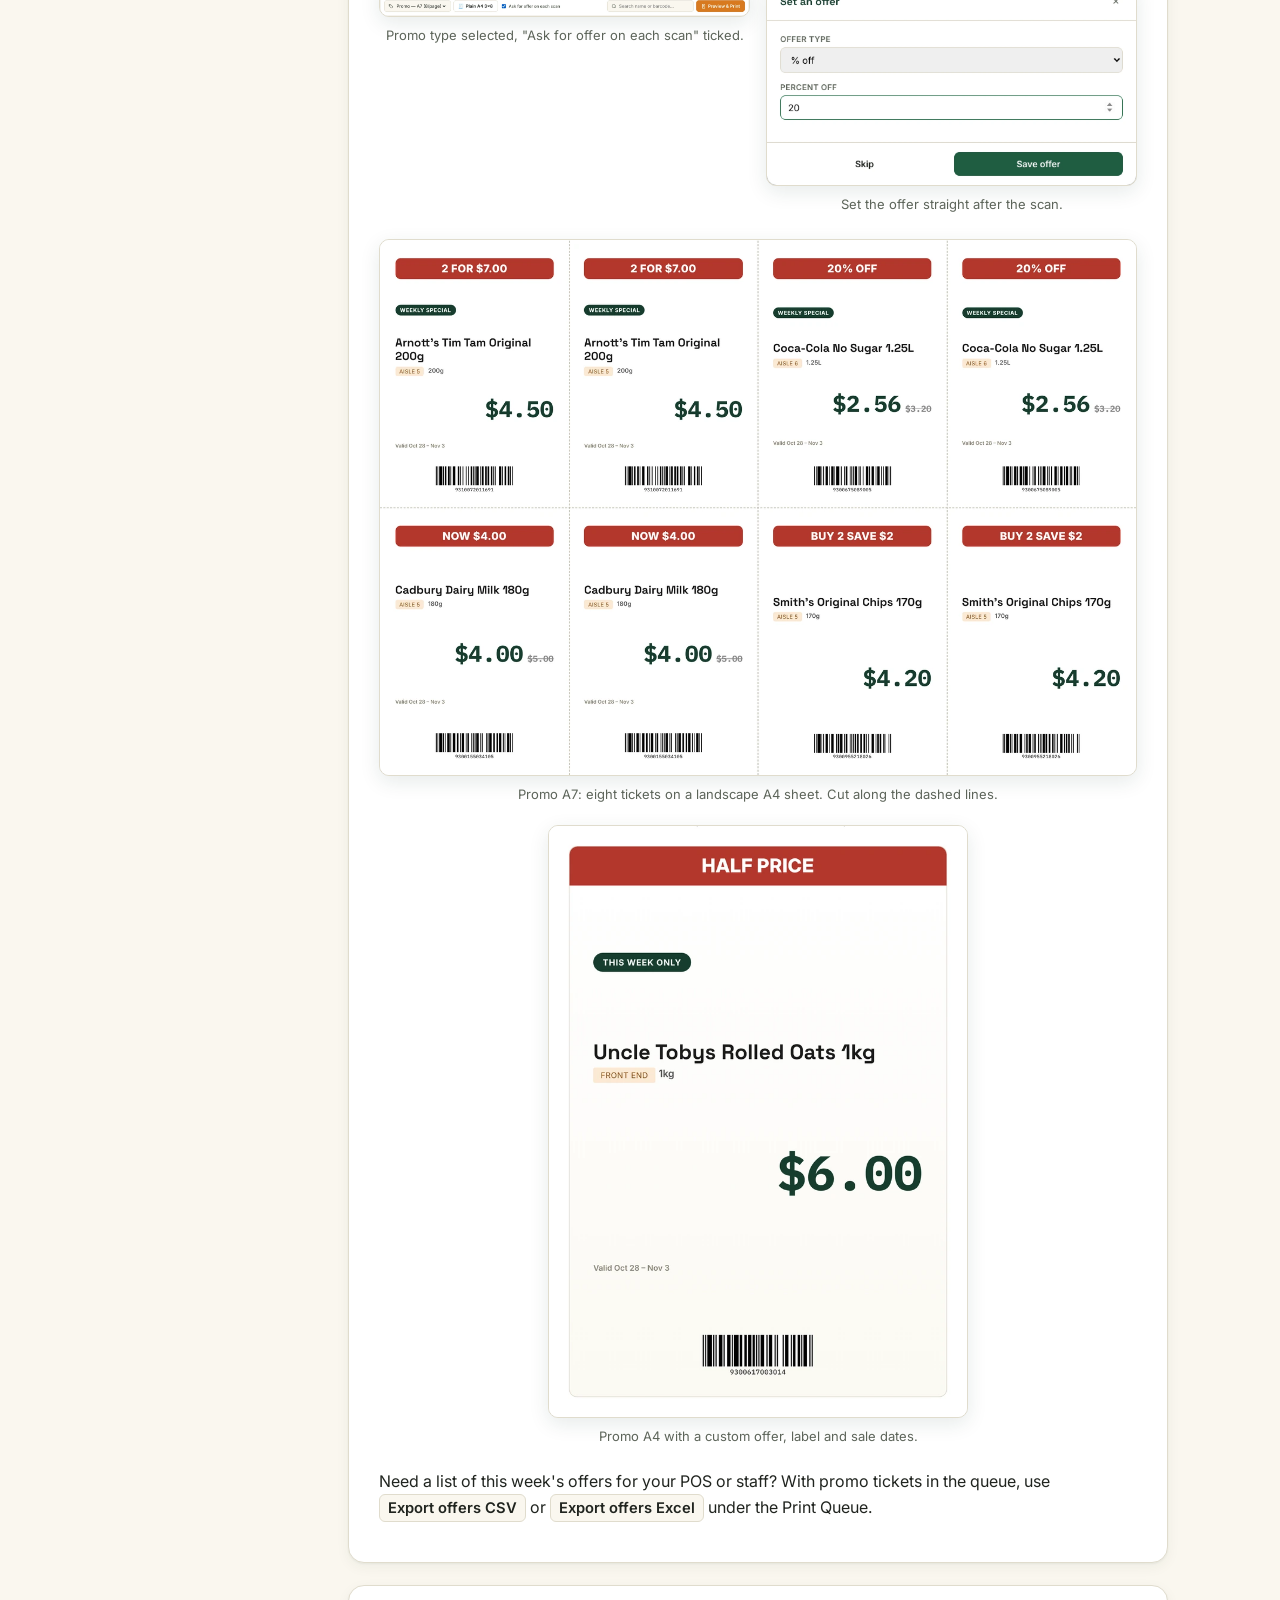
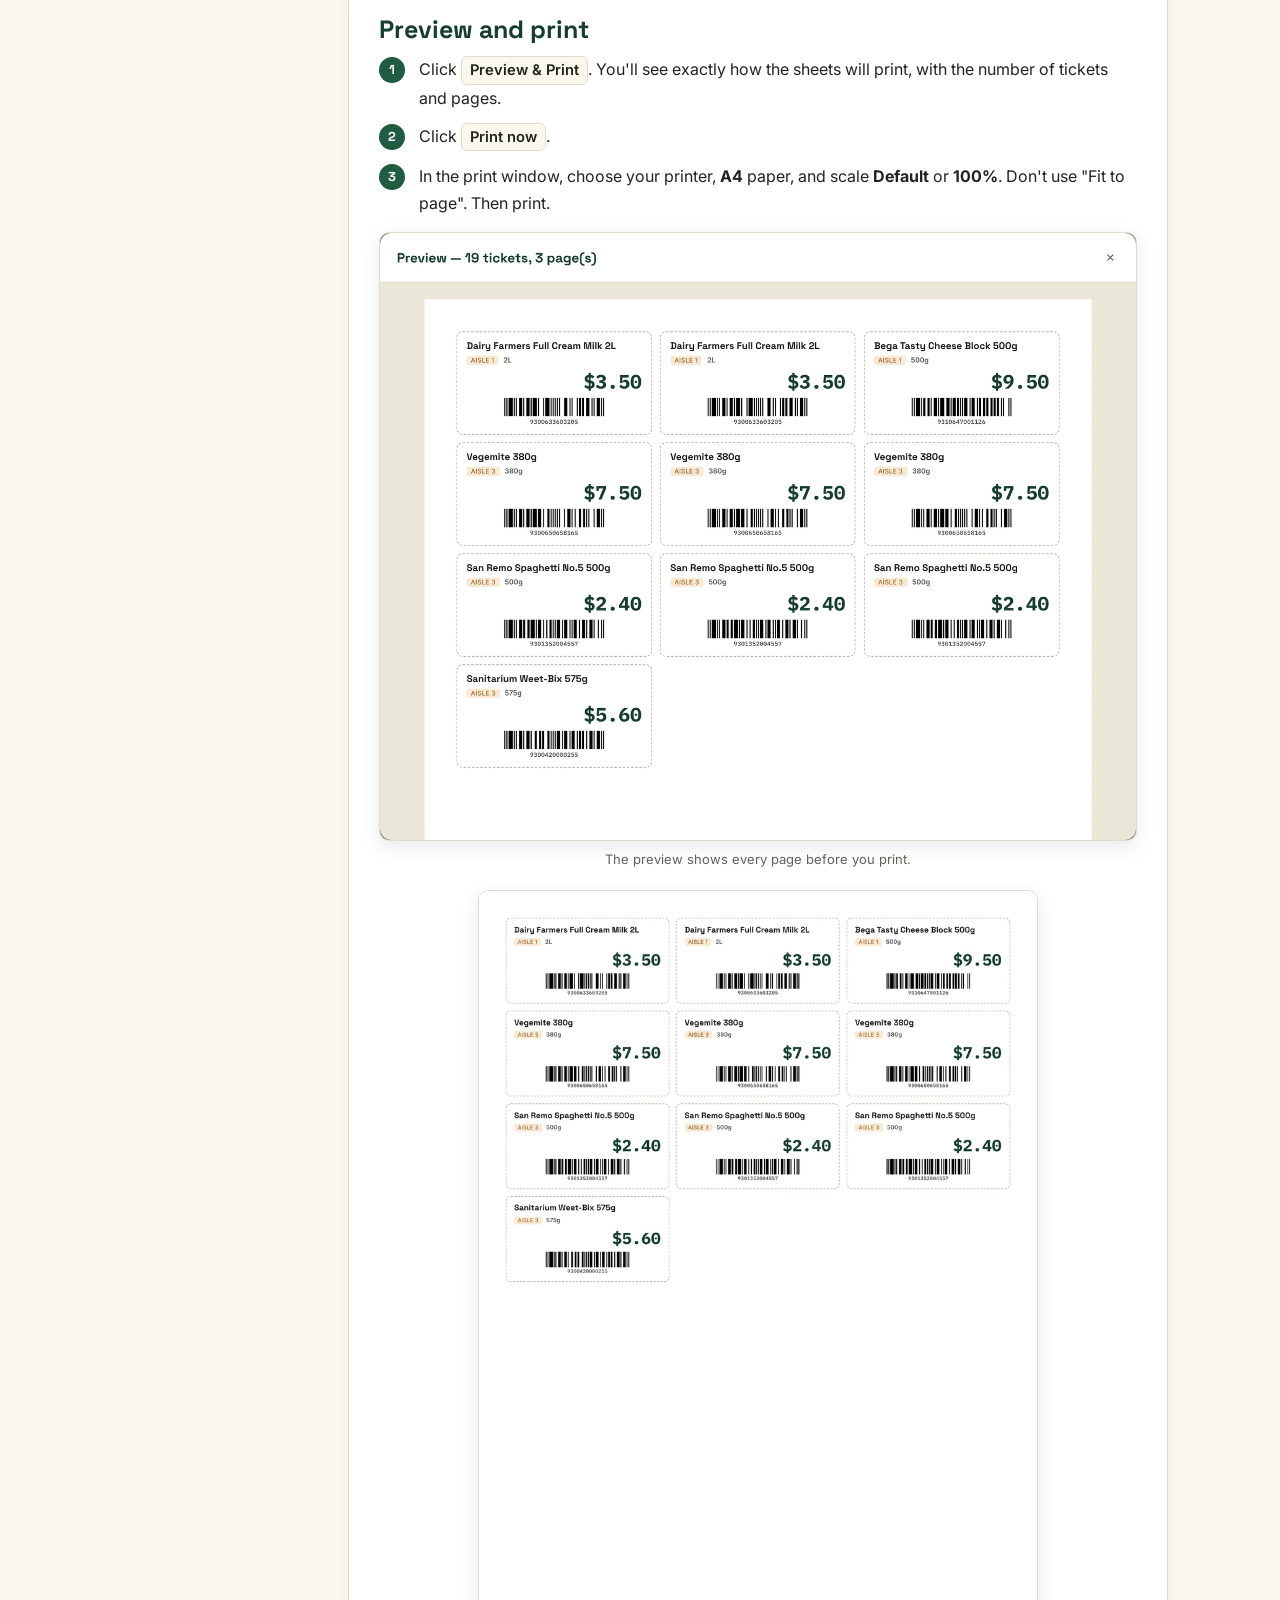
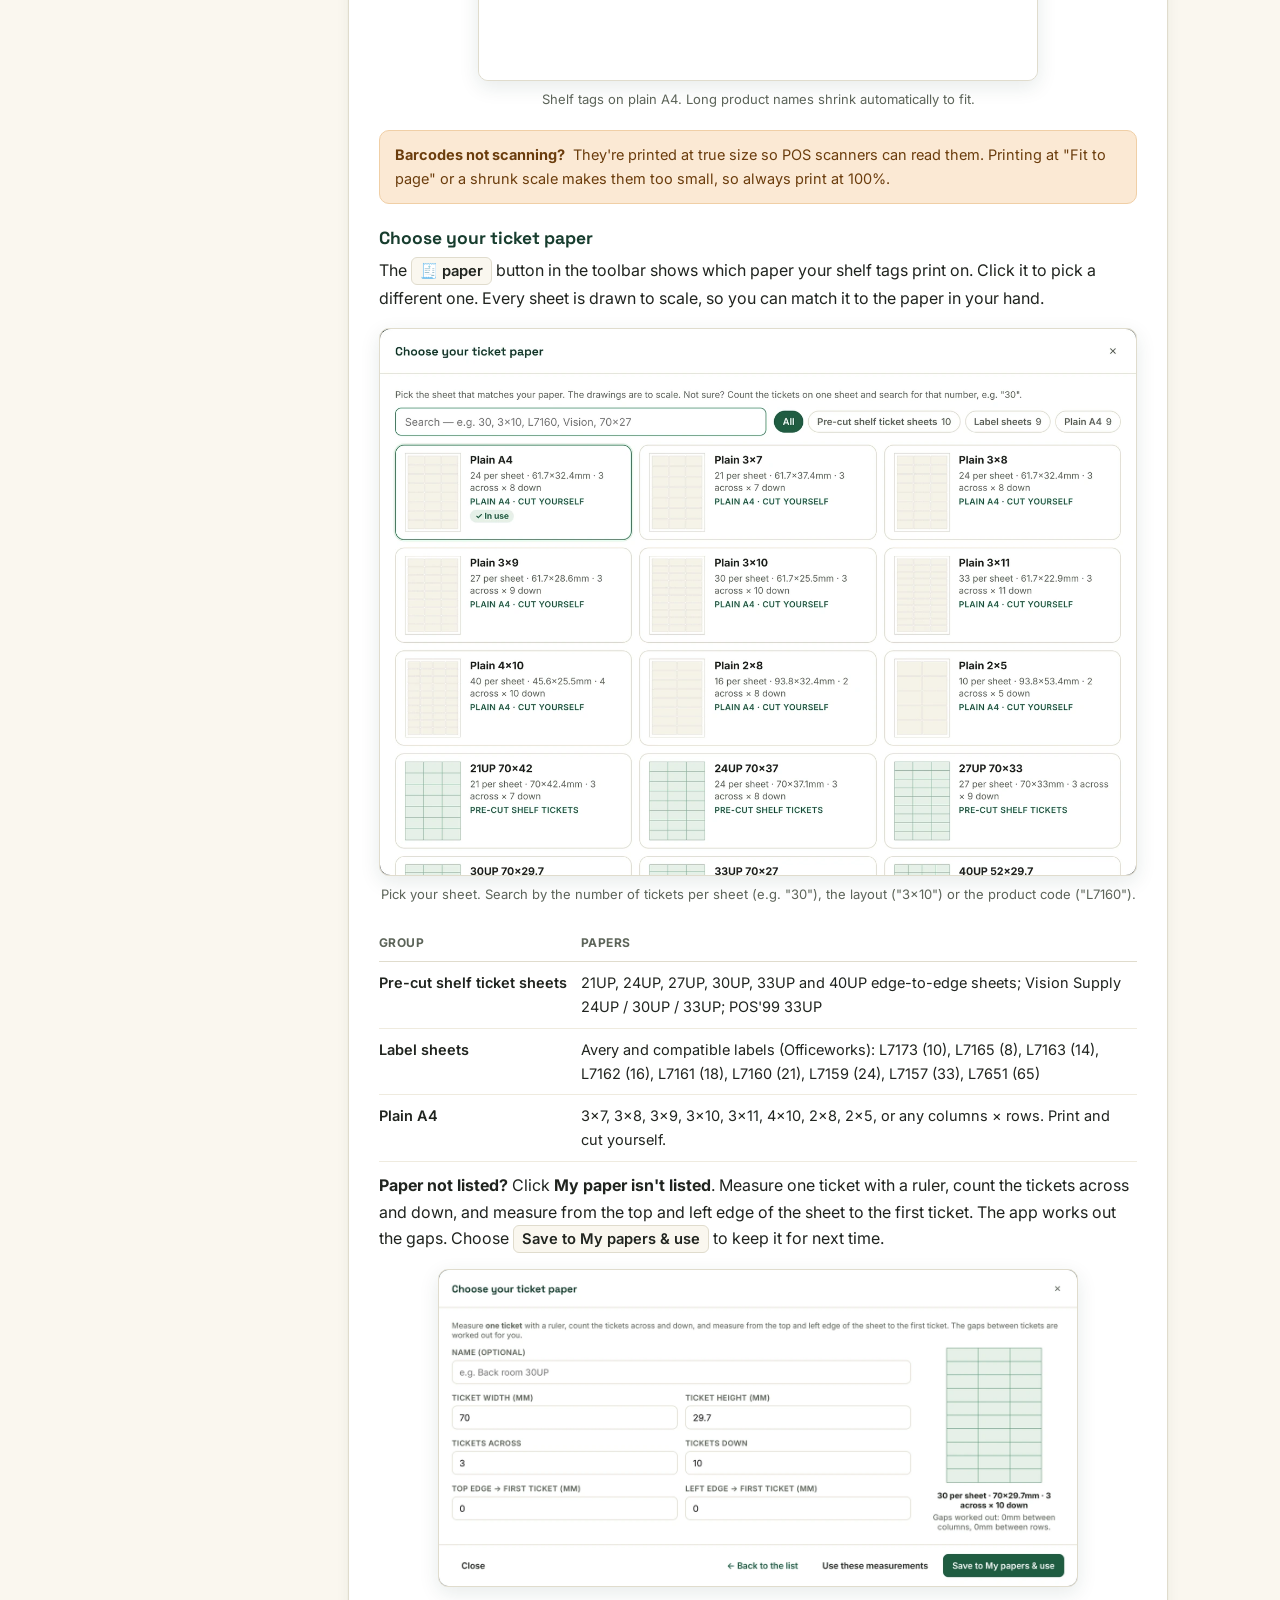
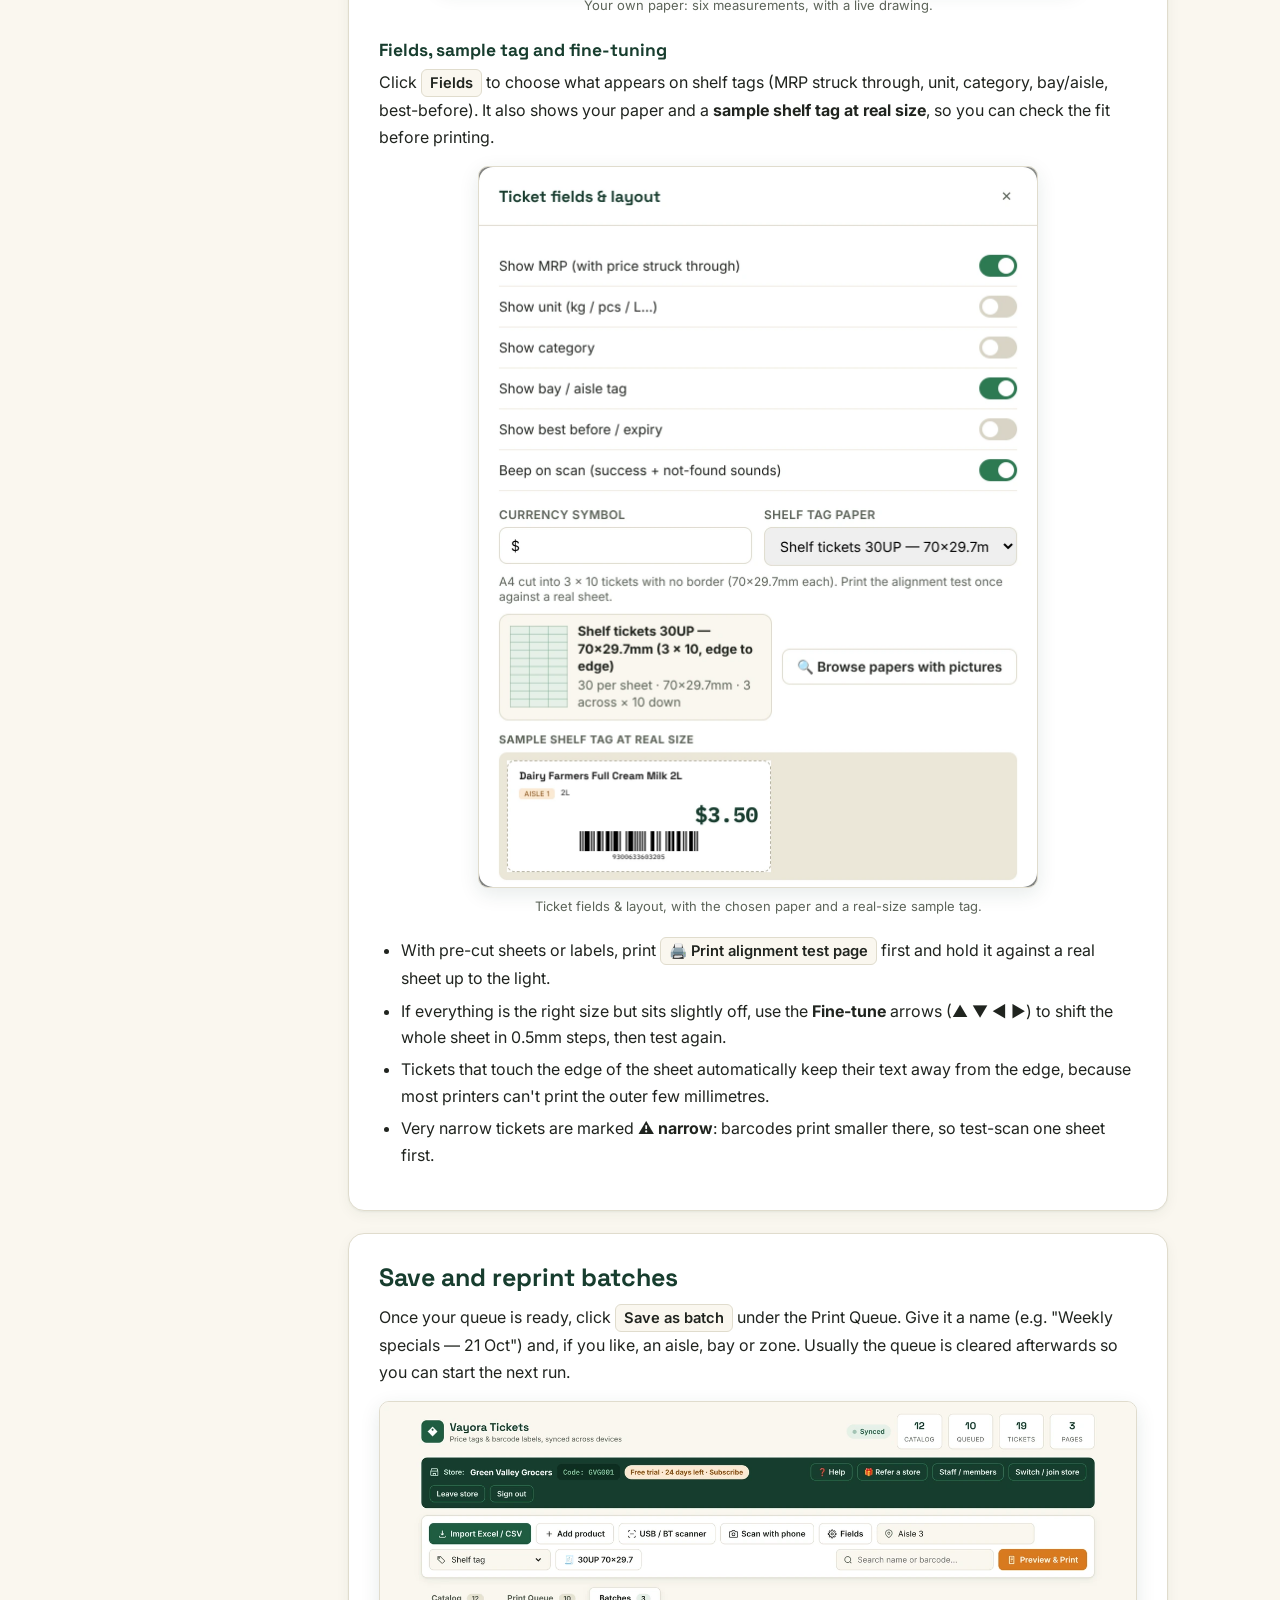
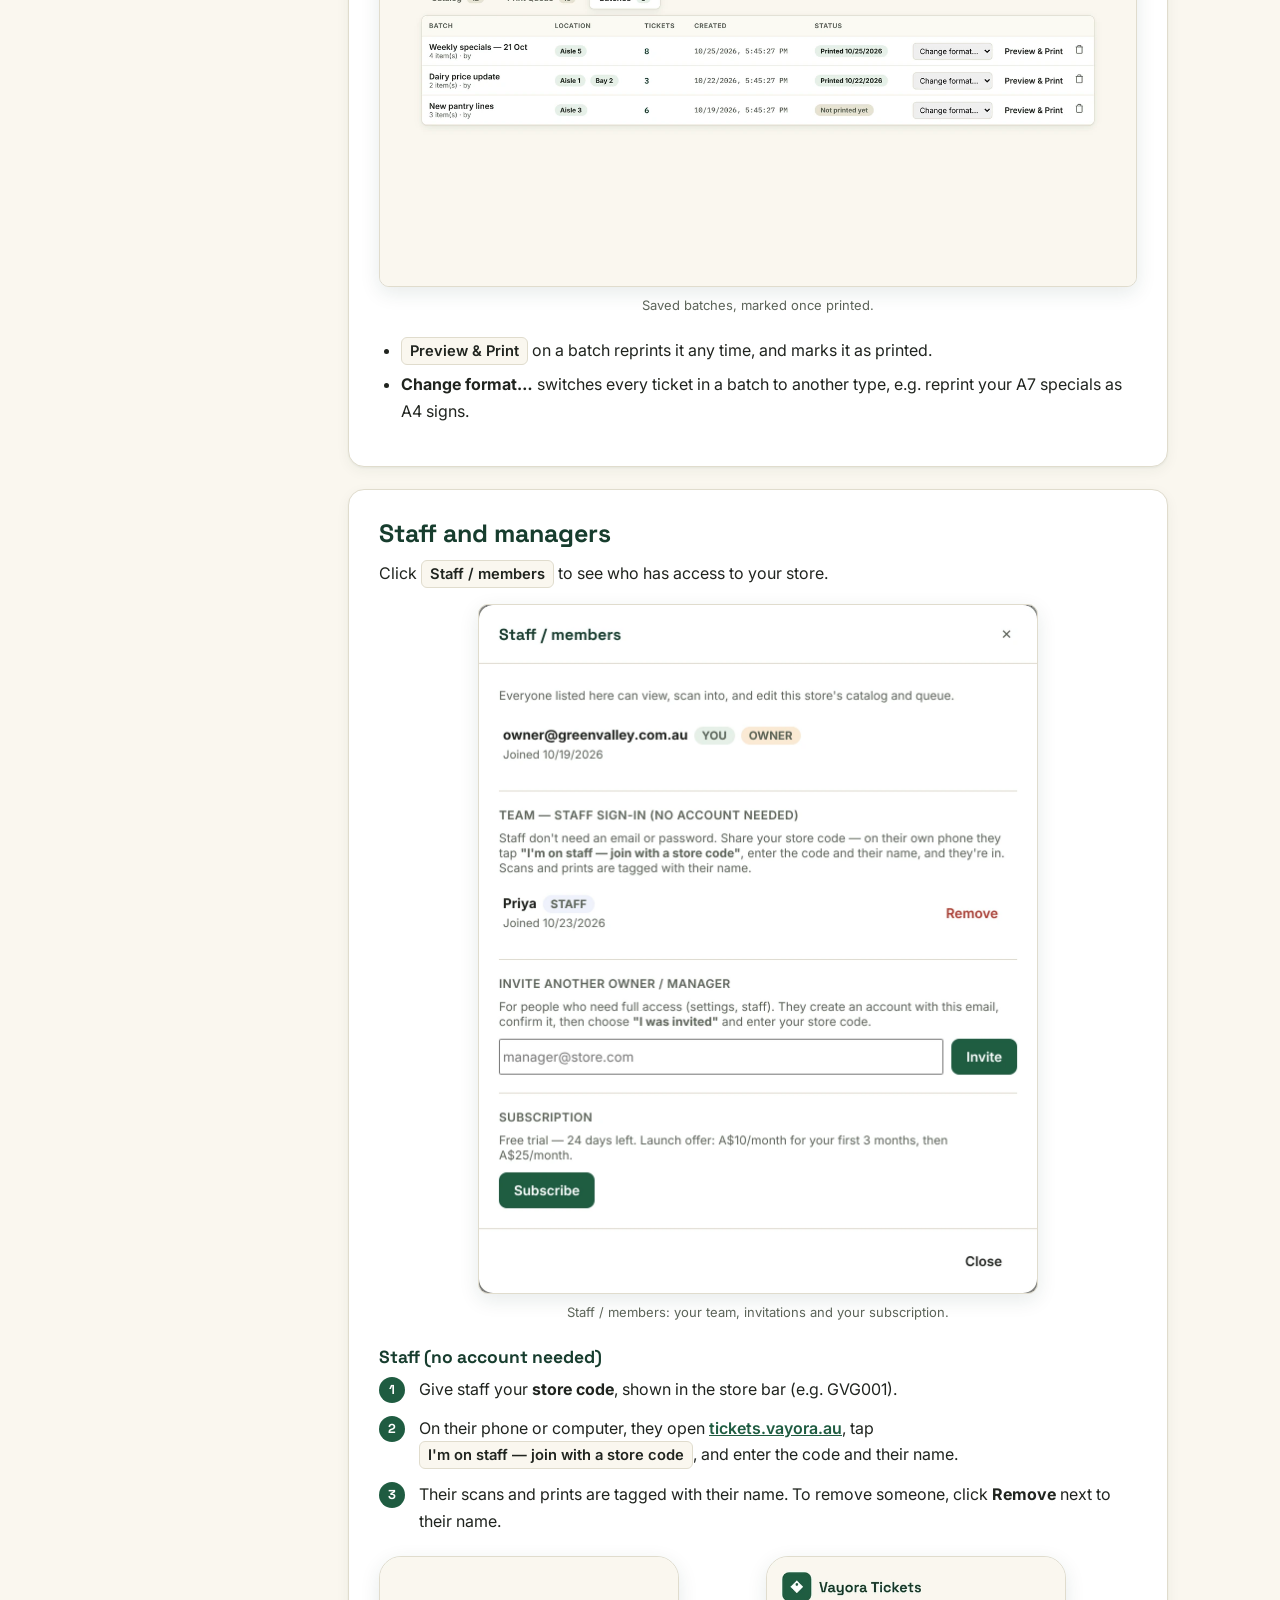
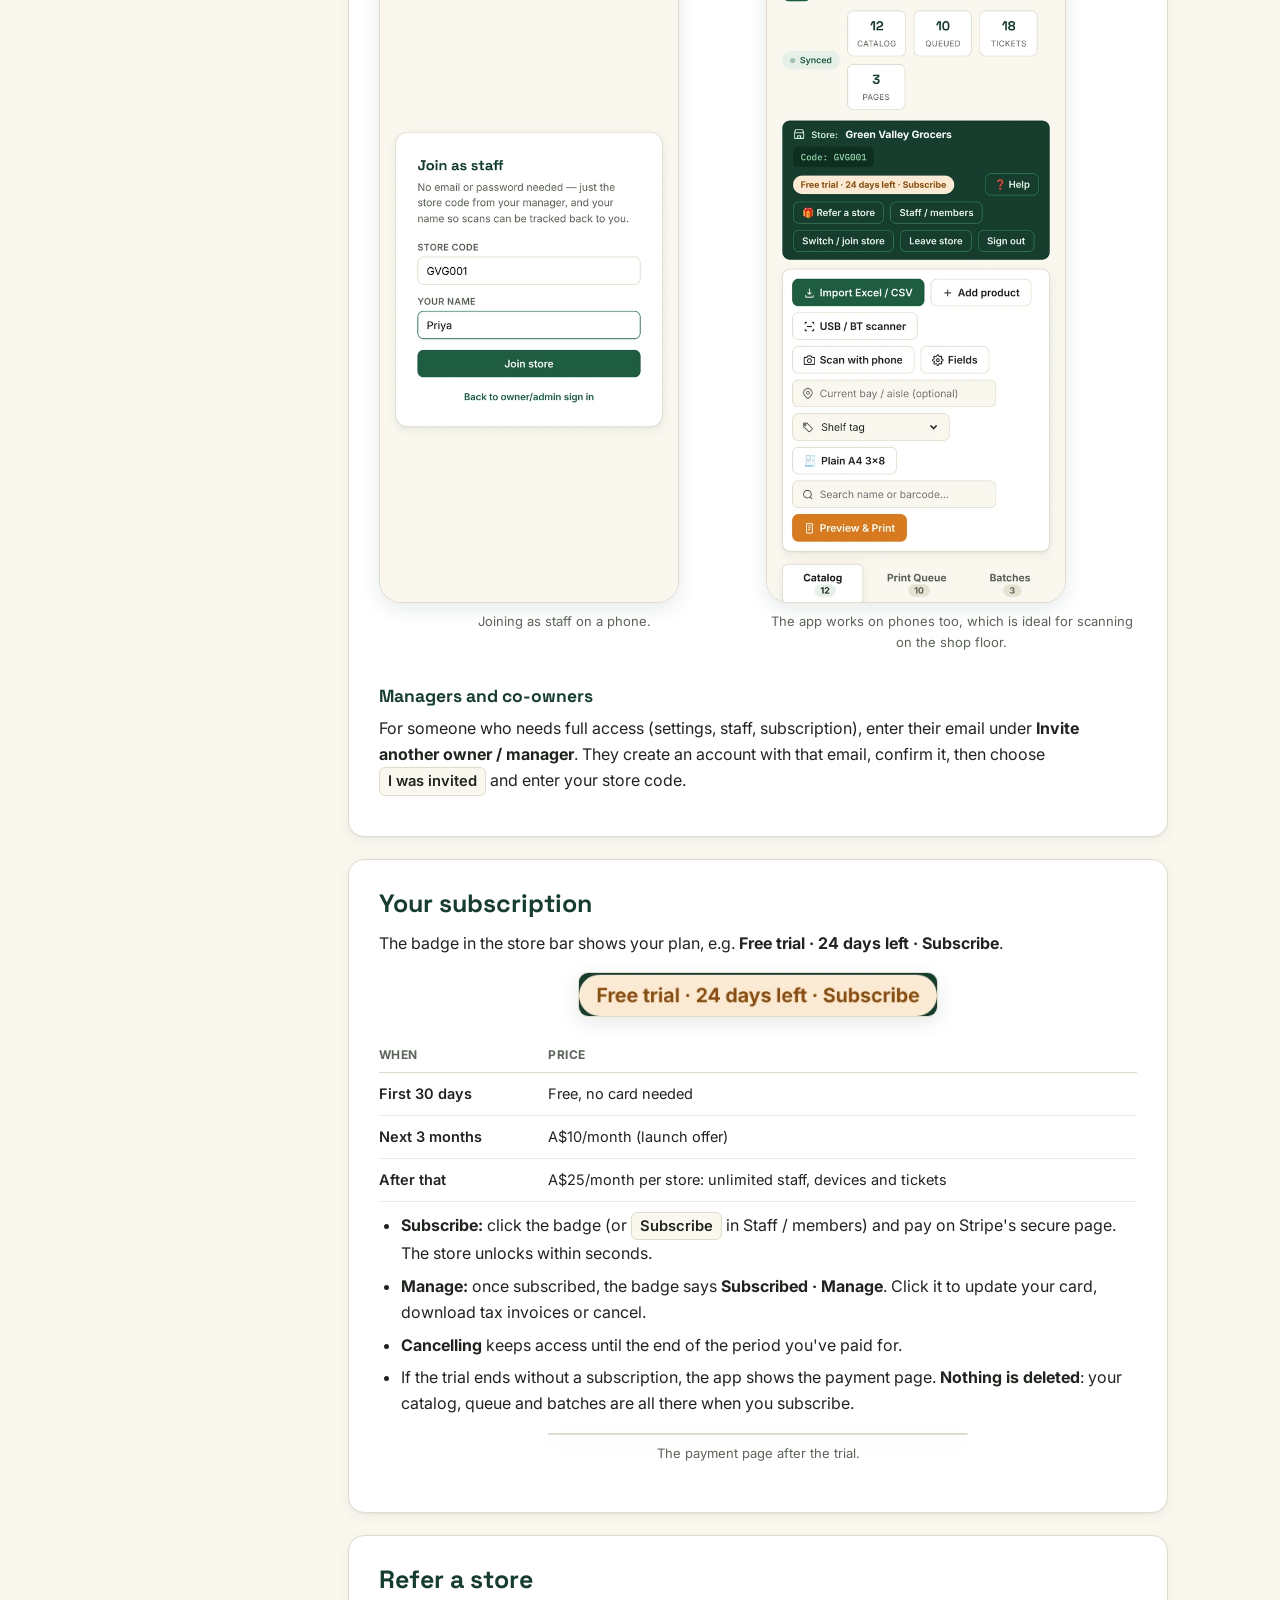
<file: guide/index.html>
<!DOCTYPE html>
<html lang="en-AU">
<head>
<meta charset="UTF-8">
<meta name="viewport" content="width=device-width, initial-scale=1.0">
<title>Store guide: set up and print shelf tickets — Vayora Tickets</title>
<link rel="canonical" href="https://vayora.au/guide/">
<meta property="og:title" content="Vayora Tickets store guide — set up, scan and print shelf tickets">
<meta property="og:description" content="Step-by-step with pictures: import your products, scan with a phone or scanner, and print shelf tags and A7/A5/A4 promo tickets.">
<meta property="og:image" content="https://vayora.au/og-image.png">
<meta property="og:image:width" content="1200">
<meta property="og:image:height" content="630">
<meta property="og:type" content="article">
<meta property="og:url" content="https://vayora.au/guide/">
<meta property="og:site_name" content="Vayora Tickets">
<meta property="og:locale" content="en_AU">
<meta name="twitter:card" content="summary_large_image">
<meta name="description" content="How to set up your store, import products, scan, and print shelf and promo tickets with tickets.vayora.au.">
<link rel="icon" href="https://tickets.vayora.au/icon-192.png" type="image/png">
<link rel="preconnect" href="https://fonts.googleapis.com">
<link href="https://fonts.googleapis.com/css2?family=Space+Grotesk:wght@500;600;700&family=Inter:wght@400;500;600;700&family=IBM+Plex+Mono:wght@500;600&display=swap" rel="stylesheet">
<style>
:root{--green-900:#173d2e;--green-700:#1f5c41;--green-600:#2d7a52;--green-100:#e6f0e8;--cream:#faf7ef;--paper:#fff;--ink:#20241f;--ink-soft:#5c6459;--line:#e0dccd;--amber:#d97a1f;--amber-100:#fbe9d4;--red:#b3372c;}
*{box-sizing:border-box;}
html{scroll-behavior:smooth;scroll-padding-top:76px;}
body{margin:0;background:var(--cream);color:var(--ink);font-family:Inter,system-ui,sans-serif;font-size:16px;line-height:1.65;-webkit-font-smoothing:antialiased;}
a{color:var(--green-700);font-weight:600;}
h1,h2,h3{font-family:'Space Grotesk',system-ui,sans-serif;color:var(--green-900);line-height:1.2;}
.top{position:sticky;top:0;z-index:5;display:flex;align-items:center;justify-content:space-between;gap:12px;padding:12px 24px;background:rgba(250,247,239,.94);backdrop-filter:blur(6px);border-bottom:1px solid var(--line);}
.brand{display:flex;align-items:center;gap:9px;text-decoration:none;color:var(--green-900);font-family:'Space Grotesk',sans-serif;font-weight:700;font-size:16px;}
.brand .mark{width:30px;height:30px;border-radius:8px;background:var(--green-700);display:flex;align-items:center;justify-content:center;}
.top nav{display:flex;gap:6px;align-items:center;flex-wrap:wrap;}
.top nav a{font-size:13.5px;text-decoration:none;padding:7px 12px;border-radius:8px;color:var(--ink-soft);}
.top nav a:hover{color:var(--green-700);}
.top nav a.pdf{background:var(--green-700);color:#fff;}
.cover{max-width:1180px;margin:0 auto;padding:46px 24px 10px;}
.cover .kicker{font-size:12px;font-weight:700;letter-spacing:.08em;text-transform:uppercase;color:var(--green-600);}
.cover h1{font-size:40px;margin:6px 0 10px;letter-spacing:-.4px;}
.cover .sub{font-size:17px;color:var(--ink-soft);max-width:640px;margin:0;}
.cover .updated{font-size:12.5px;color:var(--ink-soft);margin-top:10px;}
.layout{max-width:1180px;margin:0 auto;padding:18px 24px 60px;display:grid;grid-template-columns:230px minmax(0,1fr);gap:44px;}
.toc-in{position:sticky;top:78px;font-size:13.5px;}
.toc b{display:block;font-size:11.5px;text-transform:uppercase;letter-spacing:.06em;color:var(--ink-soft);margin-bottom:8px;}
.toc ol{margin:0;padding-left:20px;line-height:1.5;}
.toc li{margin:0 0 7px;}
.toc a{font-weight:500;color:var(--ink);text-decoration:none;}
.toc a:hover{color:var(--green-700);}
main{min-width:0;max-width:820px;}
main section{background:var(--paper);border:1px solid var(--line);border-radius:16px;padding:28px 30px;margin-bottom:22px;box-shadow:0 1px 2px rgba(23,61,46,.05),0 4px 14px rgba(23,61,46,.05);}
main h2{font-size:25px;margin:0 0 12px;}
main h3{font-size:17.5px;margin:24px 0 8px;}
main p{margin:0 0 12px;}
main ul,main ol{margin:0 0 14px;padding-left:22px;}
main li{margin:0 0 6px;}
.steps{counter-reset:s;list-style:none;padding-left:0;}
.steps > li{counter-increment:s;position:relative;padding-left:40px;margin-bottom:12px;}
.steps > li:before{content:counter(s);position:absolute;left:0;top:1px;width:26px;height:26px;border-radius:50%;background:var(--green-700);color:#fff;font:700 13px/26px 'Space Grotesk',sans-serif;text-align:center;}
.btnref{display:inline-block;font-weight:600;font-size:.92em;padding:1px 8px;border:1px solid var(--line);border-radius:6px;background:var(--cream);white-space:nowrap;}
.tip,.warn,.plus{border-radius:10px;padding:12px 15px;margin:14px 0;font-size:14.5px;}
.tip{background:var(--green-100);border:1px solid #cfe2d5;color:var(--green-900);}
.warn{background:var(--amber-100);border:1px solid #f0cfa6;color:#6b3d0d;}
.plus{background:#eef2fb;border:1px solid #cdd8f5;color:#2d3d75;}
.tip b:first-child,.warn b:first-child,.plus b:first-child{margin-right:4px;}
figure.shot{margin:16px 0 20px;}
figure.shot img{display:block;width:100%;height:auto;border:1px solid var(--line);border-radius:10px;box-shadow:0 6px 20px rgba(23,61,46,.10);background:#fff;}
figure.shot.center img{margin:0 auto;}
figure.shot.phone img{border-radius:22px;}
figure.shot figcaption{font-size:13px;color:var(--ink-soft);margin-top:8px;text-align:center;}
.pair{display:grid;grid-template-columns:1fr 1fr;gap:16px;align-items:start;}
.pair figure.shot{margin:8px 0;}
table.ref{width:100%;border-collapse:collapse;font-size:14.5px;margin:6px 0 10px;}
table.ref th{text-align:left;font-size:12px;text-transform:uppercase;letter-spacing:.04em;color:var(--ink-soft);border-bottom:1px solid var(--line);padding:8px 8px 8px 0;}
table.ref td{border-bottom:1px solid #efebdf;padding:9px 8px 9px 0;vertical-align:top;}
table.ref td:first-child{font-weight:600;white-space:nowrap;padding-right:14px;}
details{border:1px solid var(--line);border-radius:10px;padding:10px 14px;margin:0 0 8px;background:var(--cream);}
details summary{cursor:pointer;font-weight:600;}
details p{margin:8px 0 2px;font-size:15px;}
footer{text-align:center;font-size:13px;color:var(--ink-soft);padding:10px 24px 40px;}
@media (max-width:600px){
  .top{padding:10px 16px;}
  .top nav a:not(.pdf){display:none;}
  .brand span:last-child{white-space:nowrap;}
}
@media (max-width:900px){
  .layout{grid-template-columns:1fr;gap:10px;}
  .toc-in{position:static;background:var(--paper);border:1px solid var(--line);border-radius:12px;padding:14px 16px;}
  .cover h1{font-size:30px;}
  main section{padding:22px 18px;}
  .pair{grid-template-columns:1fr;}
  table.ref td:first-child{white-space:normal;}
}
@media print{
  @page{size:A4;margin:14mm 13mm;}
  html{scroll-behavior:auto;}
  body{background:#fff;font-size:11pt;line-height:1.5;}
  .top,.toc,footer{display:none;}
  .cover{padding:40mm 0 0;page-break-after:always;min-height:240mm;}
  .cover h1{font-size:34pt;}
  .cover .sub{font-size:14pt;}
  .layout{display:block;padding:0;max-width:none;}
  main{max-width:none;}
  main section{border:none;box-shadow:none;padding:0;margin:0 0 6mm;break-before:page;}
  main section:first-child{break-before:auto;}
  main h2{font-size:18pt;}
  figure.shot{break-inside:avoid;}
  figure.shot img{box-shadow:none;max-height:150mm;width:auto;max-width:100%;}
  .pair{grid-template-columns:1fr 1fr;}
  .tip,.warn,.plus,details,table.ref tr{break-inside:avoid;}
  details{border:none;padding:0;background:none;}
  details summary{list-style:none;}
  a{color:var(--green-700);text-decoration:none;}
  *{-webkit-print-color-adjust:exact;print-color-adjust:exact;}
}
</style>
<style id="site-footer-css">
footer.site{border-top:1px solid #e0dccd;padding:34px 32px 30px;font-size:13.5px;color:#545c52;text-align:left;font-family:Inter,system-ui,sans-serif;}
footer.site .foot-in{max-width:1180px;margin:0 auto;display:grid;grid-template-columns:1.3fr 1fr 1fr 1fr;gap:24px;}
footer.site h2{font-family:Inter,system-ui,sans-serif;font-size:12px;text-transform:uppercase;letter-spacing:.06em;color:#173d2e;margin:0 0 10px;}
footer.site ul{list-style:none;margin:0;padding:0;}
footer.site li{margin:0 0 7px;}
footer.site a{color:#545c52;text-decoration:none;font-weight:500;}
footer.site a:hover{color:#1f5c41;text-decoration:underline;}
footer.site p{margin:0 0 8px;line-height:1.55;}
footer.site .foot-legal{max-width:1180px;margin:18px auto 0;font-size:12.5px;}
@media (max-width:860px){footer.site .foot-in{grid-template-columns:1fr 1fr;}}
@media (max-width:520px){footer.site{padding:28px 20px;}footer.site .foot-in{grid-template-columns:1fr;}}
@media print{footer.site{display:none;}}
.try-line{font-size:14px;color:#545c52;margin:12px 0 0;}
.try-line a{color:#1f5c41;font-weight:600;}

</style>
<script src="/assets/vt-analytics.js" defer></script>
</head>
<body>
<header class="top">
  <a class="brand" href="/"><span class="mark"><svg width="18" height="18" viewBox="0 0 24 24" fill="none"><path d="M12 2L22 12L12 22L2 12L12 2Z" fill="#fff"/><circle cx="12" cy="8.2" r="2" fill="#1f5c41"/></svg></span><span>Vayora Tickets</span></a>
  <nav><a href="/guide-free/">Free download guide</a><a class="pdf" href="Vayora-Tickets-Store-Guide.pdf" download>Download PDF</a></nav>
</header>
<div class="cover" role="region" aria-label="Introduction">
  <div class="kicker">Store guide</div>
  <h1>Vayora Tickets — online</h1>
  <p class="sub">How to set up your store, import products, scan, and print shelf and promo tickets with tickets.vayora.au.</p>
  <p class="updated">Updated October 2026</p>
</div>
<div class="layout">
  <aside class="toc"><div class="toc-in"><b>Contents</b><ol><li><a href="#overview">What Vayora Tickets does</a></li><li><a href="#start">Start your free trial</a></li><li><a href="#tour">A quick tour</a></li><li><a href="#import">Add your products</a></li><li><a href="#queue">Build your print queue</a></li><li><a href="#promo">Promo tickets and offers</a></li><li><a href="#print">Preview and print</a></li><li><a href="#batches">Save and reprint batches</a></li><li><a href="#staff">Staff and managers</a></li><li><a href="#subscription">Your subscription</a></li><li><a href="#refer">Refer a store</a></li><li><a href="#help">Troubleshooting</a></li><li><a href="#cheatsheet">Quick reference</a></li></ol></div></aside>
  <main>
<section>
<h2 id="overview">What Vayora Tickets does</h2>
<p>Vayora Tickets prints shelf price tags and promotional tickets with scannable barcodes, from your product list, on any normal office printer. It runs in your web browser at <a href="https://tickets.vayora.au">tickets.vayora.au</a>, so there's nothing to install.</p>
<p>Your catalog, print queue and saved batches are stored online and sync live. Staff can scan products on their phones while you print from the computer in the back office.</p>
<h3>What you need</h3>
<ul>
  <li>A computer with Chrome, Edge or Safari, and a printer that prints A4.</li>
  <li>Your product list as an Excel or CSV file. Most POS systems can export one.</li>
  <li>Optional: a USB or Bluetooth barcode scanner, or just your phone's camera.</li>
  <li>Optional: pre-cut shelf ticket sheets such as Vision Supply or POS'99. Plain A4 works too.</li>
</ul>
</section>

<section>
<h2 id="start">Start your free trial</h2>
<ol class="steps">
  <li>Go to <a href="https://tickets.vayora.au/?signup=1">tickets.vayora.au</a> and choose <span class="btnref">Start free trial</span>.</li>
  <li>Enter your email and a password (at least 6 characters), then click <span class="btnref">Create account</span>.</li>
  <li>Open the email we send you and click the confirmation link. Back in the app, click <span class="btnref">I've confirmed — continue</span>.</li>
  <li>Enter your <b>store name</b> and <b>ABN</b>, then click <span class="btnref">Start 30-day free trial</span>.</li>
</ol>
<div class="pair">
<figure class="shot"><img src="img/o01-signup.webp" alt="Start free trial screen" loading="lazy" style="max-width:420px"><figcaption>Create your owner account.</figcaption></figure>
<figure class="shot"><img src="img/o02-start-trial.webp" alt="Confirm email and start your store" loading="lazy" style="max-width:420px"><figcaption>Confirm your email, then name your store.</figcaption></figure>
</div>
<div class="tip"><b>Good to know:</b> the trial is free for 30 days and needs no card. There's one free trial per business. If you were sent a <b>referral link</b> by another store, your trial is 60 days.</div>
<p>Next time, just open <a href="https://tickets.vayora.au">tickets.vayora.au</a> and sign in. Forgot your password? Use <span class="btnref">Forgot your password?</span> on the sign-in screen.</p>
</section>

<section>
<h2 id="tour">A quick tour</h2>
<figure class="shot"><img src="img/o03-catalog.webp" alt="The main screen with the catalog" loading="lazy"><figcaption>The main screen: your store bar, the toolbar, and the Catalog, Print Queue and Batches tabs.</figcaption></figure>
<table class="ref">
  <tr><th>Part</th><th>What it's for</th></tr>
  <tr><td>Store bar (dark green)</td><td>Your store name and <b>store code</b> (staff use it to join). The trial / subscription badge, <span class="btnref">❓ Help</span>, <span class="btnref">🎁 Refer a store</span>, <span class="btnref">Staff / members</span>.</td></tr>
  <tr><td>Toolbar</td><td>Import a product file, add a product, scan, change ticket fields and paper, choose the ticket type, search, and <span class="btnref">Preview &amp; Print</span>.</td></tr>
  <tr><td>Catalog</td><td>All your products. Add any of them to the print queue with <b>＋</b>.</td></tr>
  <tr><td>Print Queue</td><td>The tickets you're about to print, with copies, bay/aisle and promo details.</td></tr>
  <tr><td>Batches</td><td>Print runs you've saved to reprint later.</td></tr>
  <tr><td>Counters (top right)</td><td>Products in the catalog, rows queued, tickets and pages to print.</td></tr>
</table>
</section>

<section>
<h2 id="import">Add your products</h2>
<h3>Import an Excel or CSV file</h3>
<ol class="steps">
  <li>Export your product list from your POS or supplier as Excel (.xlsx) or CSV. It needs at least a <b>name</b>, <b>barcode</b> and <b>price</b> column.</li>
  <li>Click <span class="btnref">Import Excel / CSV</span> and choose the file.</li>
  <li>Check the columns are matched correctly (most are matched automatically), then click <span class="btnref">Import products</span>.</li>
</ol>
<figure class="shot"><img src="img/o04-import-match.webp" alt="Match your columns" loading="lazy"><figcaption>Tell the app which column in your file is which.</figcaption></figure>
<ul>
  <li>Products whose barcode is already in your catalog are <b>updated</b>, not duplicated. Re-importing your price file each week keeps prices current.</li>
  <li>Rows without a name, barcode or price are skipped.</li>
  <li><b>Remove products not in this file</b> is for a full catalog replacement. Leave it off for partial updates.</li>
</ul>
<h3>Add a product by hand</h3>
<p>Click <span class="btnref">＋ Add product</span>, fill in the name, barcode and price (plus anything else you want on the ticket), and save.</p>
</section>

<section>
<h2 id="queue">Build your print queue</h2>
<p>Everything you want to print goes into the <b>Print Queue</b> first. There are three ways to add to it:</p>
<ul>
  <li><b>From the catalog:</b> set the number of copies and click <b>＋</b> next to the product.</li>
  <li><b>USB or Bluetooth scanner:</b> click <span class="btnref">USB / BT scanner</span> and scan. Each scan adds one ticket, and scanning the same item again adds another copy.</li>
  <li><b>Phone camera:</b> click <span class="btnref">Scan with phone</span>, point the barcode inside the box and tap <span class="btnref">Tap to Scan</span>.</li>
</ul>
<figure class="shot"><img src="img/o05-scanner.webp" alt="Scanner ready bar" loading="lazy"><figcaption>With the scanner bar open, every scan lands in the Print Queue, tagged with the current bay/aisle.</figcaption></figure>
<div class="tip"><b>Tip:</b> type a location into <b>Current bay / aisle</b> before you start scanning a section. Every scanned ticket is tagged with it, and the queue is sorted by aisle, so the printed tickets come out in walking order.</div>
<p>Scanned a barcode that isn't in your catalog? The app opens the Add product form with the barcode filled in. These products are also listed under <span class="btnref">New from scanning</span>, which you can export to add them to your POS.</p>
<figure class="shot"><img src="img/o08-queue.webp" alt="The Print Queue" loading="lazy"><figcaption>The Print Queue: change the bay, ticket type, promo details or copies on any row.</figcaption></figure>
</section>

<section>
<h2 id="promo">Promo tickets and offers</h2>
<h3>Ticket types</h3>
<table class="ref">
  <tr><th>Type</th><th>Size</th><th>Use it for</th></tr>
  <tr><td>Shelf tag</td><td>Fits your chosen paper: plain A4, pre-cut ticket sheets or label sheets (see <a href="#print">Preview and print</a>)</td><td>Everyday shelf prices</td></tr>
  <tr><td>Promo A7</td><td>74×105mm, 8 per A4 (landscape)</td><td>Specials on the shelf edge</td></tr>
  <tr><td>Promo A5</td><td>148×210mm, 2 per A4</td><td>End-of-aisle and display specials</td></tr>
  <tr><td>Promo A4</td><td>Full A4 page</td><td>Window, counter and front-end signs</td></tr>
</table>
<p>Choose the type in the toolbar before adding items, or change it for any row in the Print Queue.</p>
<h3>Setting an offer</h3>
<p>Each promo row in the Print Queue has these <b>promo details</b>:</p>
<ul>
  <li><b>Offer type:</b> <i>% off</i> (e.g. 20% OFF, shows the was/now price), <i>Special price</i> (NOW $4.00), <i>Bundle deal</i> (2 FOR $7.00) or <i>Custom text</i> (e.g. HALF PRICE).</li>
  <li><b>Label:</b> a small tag such as "Weekly special".</li>
  <li><b>Sale dates:</b> printed as "Valid 28 Oct – 3 Nov".</li>
</ul>
<figure class="shot"><img src="img/o08b-queue-promo-row.webp" alt="Promo details on a queue row" loading="lazy"><figcaption>Promo details on a queue row: label, sale dates and a bundle deal.</figcaption></figure>
<p>Scanning a whole promotion? Choose the promo type in the toolbar and tick <b>Ask for offer on each scan</b>. After every scan, a small box asks for the offer.</p>
<div class="pair">
<figure class="shot"><img src="img/o06-promo-toolbar.webp" alt="Promo A7 with Ask for offer ticked" loading="lazy"><figcaption>Promo type selected, "Ask for offer on each scan" ticked.</figcaption></figure>
<figure class="shot"><img src="img/o07-offer-prompt.webp" alt="Set an offer box" loading="lazy" style="max-width:420px"><figcaption>Set the offer straight after the scan.</figcaption></figure>
</div>
<figure class="shot"><img src="img/o09b-a7-sheet.webp" alt="A7 promo tickets, 8 per A4 sheet" loading="lazy"><figcaption>Promo A7: eight tickets on a landscape A4 sheet. Cut along the dashed lines.</figcaption></figure>
<figure class="shot center"><img src="img/o09c-a4-ticket.webp" alt="A4 promo ticket" loading="lazy" style="max-width:420px"><figcaption>Promo A4 with a custom offer, label and sale dates.</figcaption></figure>
<p>Need a list of this week's offers for your POS or staff? With promo tickets in the queue, use <span class="btnref">Export offers CSV</span> or <span class="btnref">Export offers Excel</span> under the Print Queue.</p>
</section>

<section>
<h2 id="print">Preview and print</h2>
<ol class="steps">
  <li>Click <span class="btnref">Preview &amp; Print</span>. You'll see exactly how the sheets will print, with the number of tickets and pages.</li>
  <li>Click <span class="btnref">Print now</span>.</li>
  <li>In the print window, choose your printer, <b>A4</b> paper, and scale <b>Default</b> or <b>100%</b>. Don't use "Fit to page". Then print.</li>
</ol>
<figure class="shot"><img src="img/o09-preview.webp" alt="Print preview" loading="lazy"><figcaption>The preview shows every page before you print.</figcaption></figure>
<figure class="shot center"><img src="img/o09d-shelf-sheet.webp" alt="Shelf tags on A4" loading="lazy" style="max-width:560px"><figcaption>Shelf tags on plain A4. Long product names shrink automatically to fit.</figcaption></figure>
<div class="warn"><b>Barcodes not scanning?</b> They're printed at true size so POS scanners can read them. Printing at "Fit to page" or a shrunk scale makes them too small, so always print at 100%.</div>
<h3>Choose your ticket paper</h3>
<p>The <span class="btnref">🧾 paper</span> button in the toolbar shows which paper your shelf tags print on. Click it to pick a different one. Every sheet is drawn to scale, so you can match it to the paper in your hand.</p>
<figure class="shot"><img src="img/o10b-paper-picker.webp" alt="Choose your ticket paper" loading="lazy"><figcaption>Pick your sheet. Search by the number of tickets per sheet (e.g. "30"), the layout ("3x10") or the product code ("L7160").</figcaption></figure>
<table class="ref">
  <tr><th>Group</th><th>Papers</th></tr>
  <tr><td>Pre-cut shelf ticket sheets</td><td>21UP, 24UP, 27UP, 30UP, 33UP and 40UP edge-to-edge sheets; Vision Supply 24UP / 30UP / 33UP; POS'99 33UP</td></tr>
  <tr><td>Label sheets</td><td>Avery and compatible labels (Officeworks): L7173 (10), L7165 (8), L7163 (14), L7162 (16), L7161 (18), L7160 (21), L7159 (24), L7157 (33), L7651 (65)</td></tr>
  <tr><td>Plain A4</td><td>3×7, 3×8, 3×9, 3×10, 3×11, 4×10, 2×8, 2×5, or any columns × rows. Print and cut yourself.</td></tr>
</table>
<p><b>Paper not listed?</b> Click <b>My paper isn't listed</b>. Measure one ticket with a ruler, count the tickets across and down, and measure from the top and left edge of the sheet to the first ticket. The app works out the gaps. Choose <span class="btnref">Save to My papers &amp; use</span> to keep it for next time.</p>
<figure class="shot center"><img src="img/o10d-paper-custom.webp" alt="Enter your own paper measurements" loading="lazy" style="max-width:640px"><figcaption>Your own paper: six measurements, with a live drawing.</figcaption></figure>
<h3>Fields, sample tag and fine-tuning</h3>
<p>Click <span class="btnref">Fields</span> to choose what appears on shelf tags (MRP struck through, unit, category, bay/aisle, best-before). It also shows your paper and a <b>sample shelf tag at real size</b>, so you can check the fit before printing.</p>
<figure class="shot center"><img src="img/o10-fields-paper.webp" alt="Ticket fields and layout" loading="lazy" style="max-width:560px"><figcaption>Ticket fields &amp; layout, with the chosen paper and a real-size sample tag.</figcaption></figure>
<ul>
  <li>With pre-cut sheets or labels, print <span class="btnref">🖨️ Print alignment test page</span> first and hold it against a real sheet up to the light.</li>
  <li>If everything is the right size but sits slightly off, use the <b>Fine-tune</b> arrows (▲ ▼ ◀ ▶) to shift the whole sheet in 0.5mm steps, then test again.</li>
  <li>Tickets that touch the edge of the sheet automatically keep their text away from the edge, because most printers can't print the outer few millimetres.</li>
  <li>Very narrow tickets are marked <b>⚠ narrow</b>: barcodes print smaller there, so test-scan one sheet first.</li>
</ul>
</section>

<section>
<h2 id="batches">Save and reprint batches</h2>
<p>Once your queue is ready, click <span class="btnref">Save as batch</span> under the Print Queue. Give it a name (e.g. "Weekly specials — 21 Oct") and, if you like, an aisle, bay or zone. Usually the queue is cleared afterwards so you can start the next run.</p>
<figure class="shot"><img src="img/o11-batches.webp" alt="Saved batches" loading="lazy"><figcaption>Saved batches, marked once printed.</figcaption></figure>
<ul>
  <li><span class="btnref">Preview &amp; Print</span> on a batch reprints it any time, and marks it as printed.</li>
  <li><b>Change format…</b> switches every ticket in a batch to another type, e.g. reprint your A7 specials as A4 signs.</li>
</ul>
</section>

<section>
<h2 id="staff">Staff and managers</h2>
<p>Click <span class="btnref">Staff / members</span> to see who has access to your store.</p>
<figure class="shot center"><img src="img/o12-members.webp" alt="Staff and members" loading="lazy" style="max-width:560px"><figcaption>Staff / members: your team, invitations and your subscription.</figcaption></figure>
<h3>Staff (no account needed)</h3>
<ol class="steps">
  <li>Give staff your <b>store code</b>, shown in the store bar (e.g. GVG001).</li>
  <li>On their phone or computer, they open <a href="https://tickets.vayora.au">tickets.vayora.au</a>, tap <span class="btnref">I'm on staff — join with a store code</span>, and enter the code and their name.</li>
  <li>Their scans and prints are tagged with their name. To remove someone, click <b>Remove</b> next to their name.</li>
</ol>
<div class="pair">
<figure class="shot phone"><img src="img/o17-phone-staff-join.webp" alt="Join as staff on a phone" loading="lazy" style="max-width:300px"><figcaption>Joining as staff on a phone.</figcaption></figure>
<figure class="shot phone"><img src="img/o18-phone-app.webp" alt="The app on a phone" loading="lazy" style="max-width:300px"><figcaption>The app works on phones too, which is ideal for scanning on the shop floor.</figcaption></figure>
</div>
<h3>Managers and co-owners</h3>
<p>For someone who needs full access (settings, staff, subscription), enter their email under <b>Invite another owner / manager</b>. They create an account with that email, confirm it, then choose <span class="btnref">I was invited</span> and enter your store code.</p>
</section>

<section>
<h2 id="subscription">Your subscription</h2>
<p>The badge in the store bar shows your plan, e.g. <b>Free trial · 24 days left · Subscribe</b>.</p>
<figure class="shot center"><img src="img/o14-badge-trial.webp" alt="Trial badge" loading="lazy" style="max-width:360px"></figure>
<table class="ref">
  <tr><th>When</th><th>Price</th></tr>
  <tr><td>First 30 days</td><td>Free, no card needed</td></tr>
  <tr><td>Next 3 months</td><td>A$10/month (launch offer)</td></tr>
  <tr><td>After that</td><td>A$25/month per store: unlimited staff, devices and tickets</td></tr>
</table>
<ul>
  <li><b>Subscribe:</b> click the badge (or <span class="btnref">Subscribe</span> in Staff / members) and pay on Stripe's secure page. The store unlocks within seconds.</li>
  <li><b>Manage:</b> once subscribed, the badge says <b>Subscribed · Manage</b>. Click it to update your card, download tax invoices or cancel.</li>
  <li><b>Cancelling</b> keeps access until the end of the period you've paid for.</li>
  <li>If the trial ends without a subscription, the app shows the payment page. <b>Nothing is deleted</b>: your catalog, queue and batches are all there when you subscribe.</li>
</ul>
<figure class="shot center"><img src="img/o15-paywall.webp" alt="Payment page" loading="lazy" style="max-width:420px"><figcaption>The payment page after the trial.</figcaption></figure>
</section>

<section>
<h2 id="refer">Refer a store</h2>
<p>Know another shop that prints price tickets? Click <span class="btnref">🎁 Refer a store</span> and send them your link by WhatsApp, text message or email.</p>
<figure class="shot center"><img src="img/o13-refer.webp" alt="Refer a store" loading="lazy" style="max-width:560px"><figcaption>Your referral link and how many stores have joined.</figcaption></figure>
<ul>
  <li>They get a <b>60-day</b> free trial instead of 30.</li>
  <li>When they pay for their subscription, <b>you get a free month</b>. It comes off your next bill, or adds 30 days if you're still on your trial.</li>
  <li>Up to 12 free months a year. A reward is taken back if the referred store's payment is refunded within 30 days.</li>
</ul>
</section>

<section>
<h2 id="help">Troubleshooting</h2>
<details><summary>Barcodes won't scan at the register</summary><p>Print at <b>100% / Default</b> scale, not "Fit to page". Check the barcode in your product list is the full number on the pack (usually 13 digits). Very worn toner can also cause it.</p></details>
<details><summary>Tickets don't line up with my pre-cut sheets</summary><p>Click the 🧾 paper button and check the paper matches your stock (count the tickets per sheet). In <b>Fields</b>, print the alignment test page and hold it against a sheet, then use the Fine-tune arrows for small shifts. Printers differ by a millimetre or two, which is normal. If your paper isn't listed, use "My paper isn't listed".</p></details>
<details><summary>A long product name is cut short</summary><p>Text shrinks automatically to fit. On very small tags, the name is limited to two lines. Shorten the name in the catalog if you need all of it, or use a bigger ticket type.</p></details>
<details><summary>Staff can't join</summary><p>Check they're entering the store code exactly as shown in your store bar, and choosing "I'm on staff" (not signing in with an email).</p></details>
<details><summary>I didn't get the confirmation email</summary><p>Check your spam or junk folder, then use <b>Resend email</b>. Make sure you signed up with the right address.</p></details>
<details><summary>My store opened on the payment page straight away</summary><p>Free trials are one per business. If your ABN, account, device or internet connection has already had a trial, a new store starts on the subscription. If that's a mistake (e.g. a shared office connection), email us and we'll sort it out.</p></details>
<details><summary>Can I use it on more than one computer or phone?</summary><p>Yes. Sign in (or join as staff) on any device. Everything syncs live.</p></details>
<p>Still stuck? Email <a href="mailto:vayora.ai@gmail.com">vayora.ai@gmail.com</a> with your store code and a screenshot.</p>
</section>

<section>
<h2 id="cheatsheet">Quick reference</h2>
<table class="ref">
  <tr><th>To…</th><th>Do this</th></tr>
  <tr><td>Load products</td><td>Import Excel / CSV → match columns → Import products</td></tr>
  <tr><td>Update prices</td><td>Import your new price file. Matching barcodes are updated.</td></tr>
  <tr><td>Queue tickets</td><td>Catalog ＋, USB / BT scanner, or Scan with phone</td></tr>
  <tr><td>Make a special</td><td>Ticket type Promo A7/A5/A4 → set the offer, label and dates in the Print Queue</td></tr>
  <tr><td>Print</td><td>Preview &amp; Print → Print now → A4, 100%</td></tr>
  <tr><td>Change paper</td><td>🧾 paper button in the toolbar → pick your sheet → print the alignment test once</td></tr>
  <tr><td>Reprint later</td><td>Save as batch → Batches → Preview &amp; Print</td></tr>
  <tr><td>Add staff</td><td>Give them the store code → "I'm on staff"</td></tr>
  <tr><td>Subscribe / manage billing</td><td>Click the plan badge in the store bar</td></tr>
  <tr><td>Get help</td><td>❓ Help in the store bar, or vayora.ai@gmail.com</td></tr>
</table>
</section>

  </main>
</div>
<script>window.addEventListener("beforeprint",()=>document.querySelectorAll("details").forEach(d=>d.open=true));</script>
<footer class="site">
  <div class="foot-in">
    <div>
      <h2>Vayora Tickets</h2>
      <p>Shelf ticket and promo ticket software for independent Australian retailers. Developed in Sydney, NSW.</p>
      <p><a href="mailto:tarun@vayora.au?subject=Vayora%20Tickets%20%E2%80%94%20Demo%20Request&amp;body=Hi%20Tarun%2C%0D%0A%0D%0AI%27d%20like%20to%20book%20a%20free%2015-minute%20demo%20of%20Vayora%20Tickets.%0D%0A%0D%0AStore%20name%20(optional)%3A%20%0D%0ASuburb%20(optional)%3A%20%0D%0AContact%20number%20(optional)%3A%20%0D%0APreferred%20day%20and%20time%20(optional)%3A%20%0D%0A%0D%0AThanks" data-ev="demo_request" data-loc="footer">Book a free 15-minute demo</a><br><a href="mailto:vayora.ai@gmail.com">Support: vayora.ai@gmail.com</a></p>
    </div>
    <nav aria-label="Product">
      <h2>Product</h2>
      <ul>
        <li><a href="/#how-it-works">How it works</a></li>
        <li><a class="keep" href="/#pricing">Pricing</a></li>
        <li><a href="/#free">Free vs online</a></li>
        <li><a href="/try-a-ticket/">Free sample ticket maker</a></li>
        <li><a href="https://tickets.vayora.au/?signup=1">Start free trial</a></li>
        <li><a href="https://tickets.vayora.au">Sign in</a></li>
      </ul>
    </nav>
    <nav aria-label="Tickets and paper">
      <h2>Tickets &amp; paper</h2>
      <ul>
        <li><a href="/shelf-ticket-paper/">Shelf ticket paper</a></li>
        <li><a href="/promo-tickets/">Promo tickets</a></li>
        <li><a href="/pos-export-shelf-tickets/">From your POS export</a></li>
        <li><a href="/shelf-ticket-template/">Free shelf ticket template</a></li>
        <li><a href="/guide/">Store guide</a> · <a href="/guide-free/">Free download guide</a></li>
      </ul>
    </nav>
    <nav aria-label="Store types">
      <h2>For your store</h2>
      <ul>
        <li><a href="/grocery-shelf-tickets/">Grocers and supermarkets</a></li>
        <li><a href="/liquor-store-shelf-tickets/">Liquor stores</a></li>
        <li><a href="/convenience-store-shelf-tickets/">Convenience stores</a></li>
        <li><a href="/pharmacy-shelf-tickets/">Pharmacies</a></li>
      </ul>
    </nav>
  </div>
  <p class="foot-legal">© 2026 Vayora Tickets · Prices in Australian dollars · <a href="/privacy/">Privacy</a> · <a href="#" data-vt-consent-open>Cookie settings</a></p>
</footer>
</body>
</html>
</file>
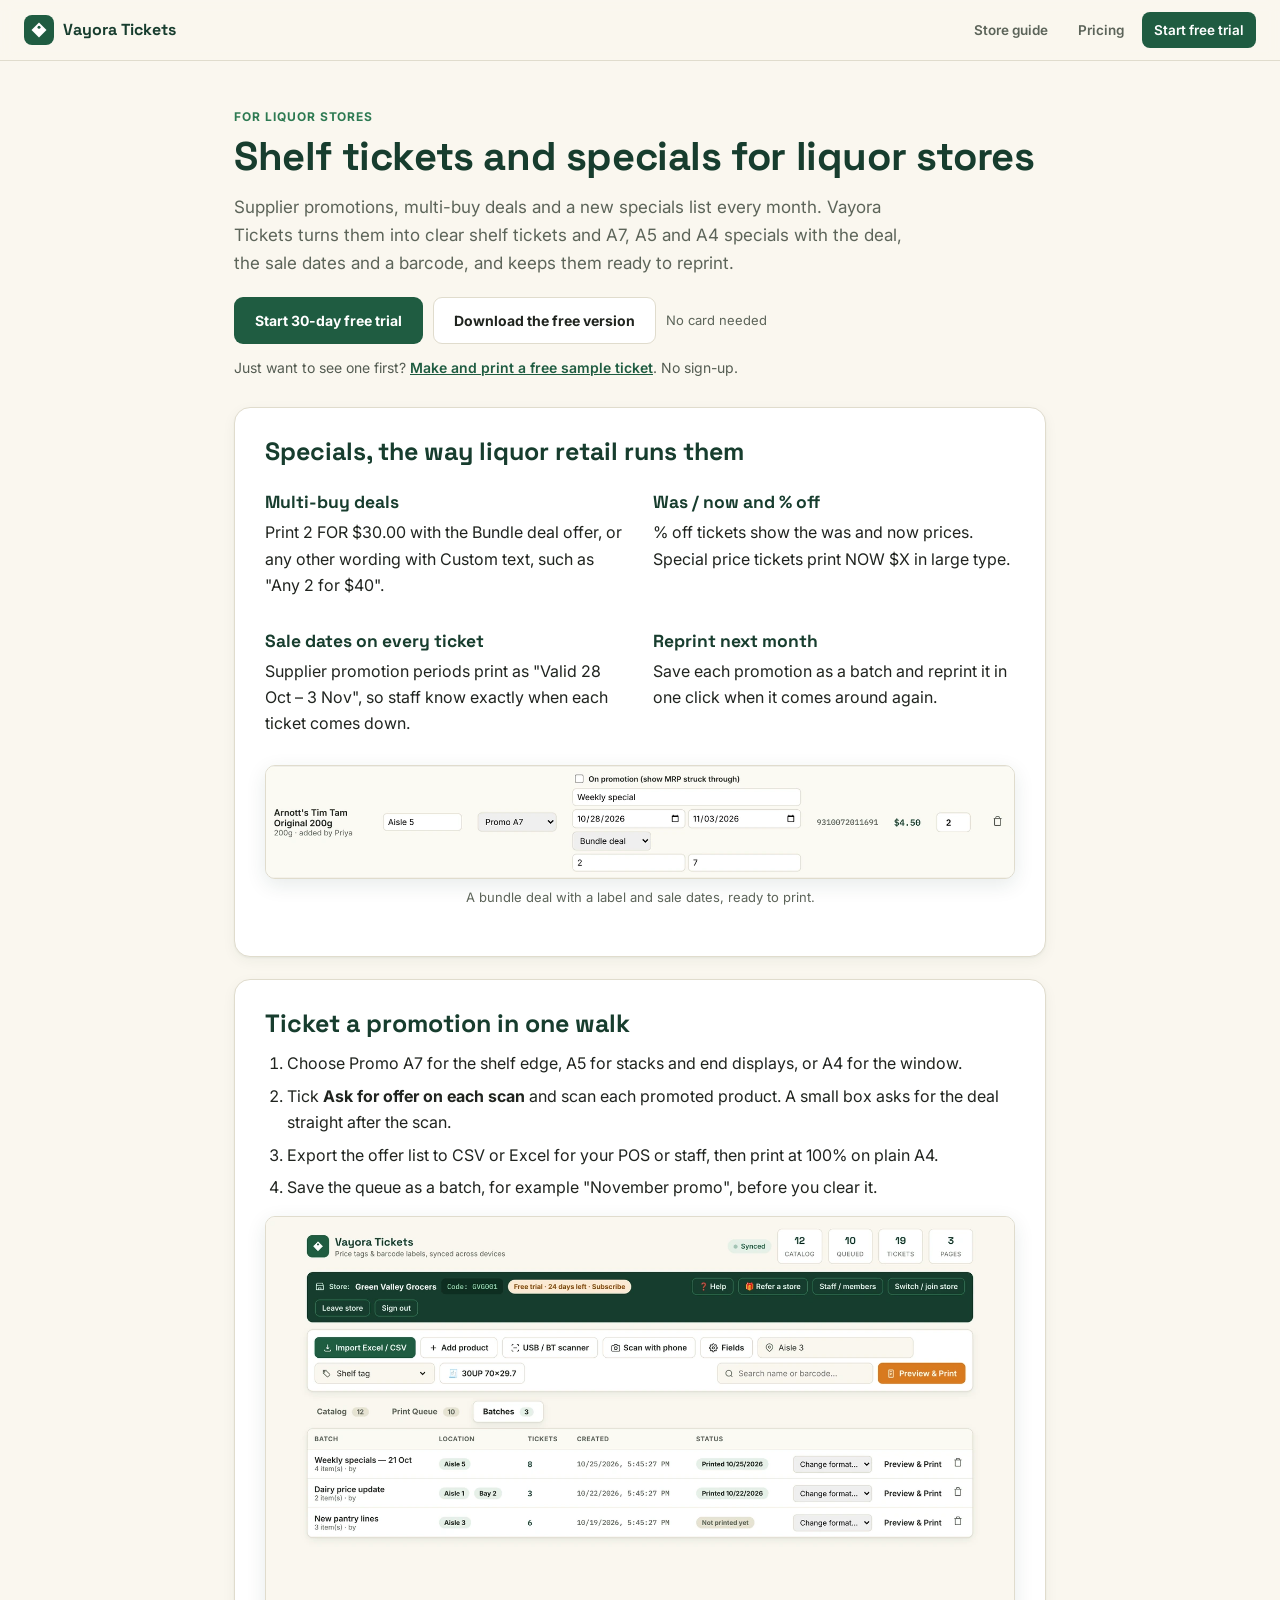
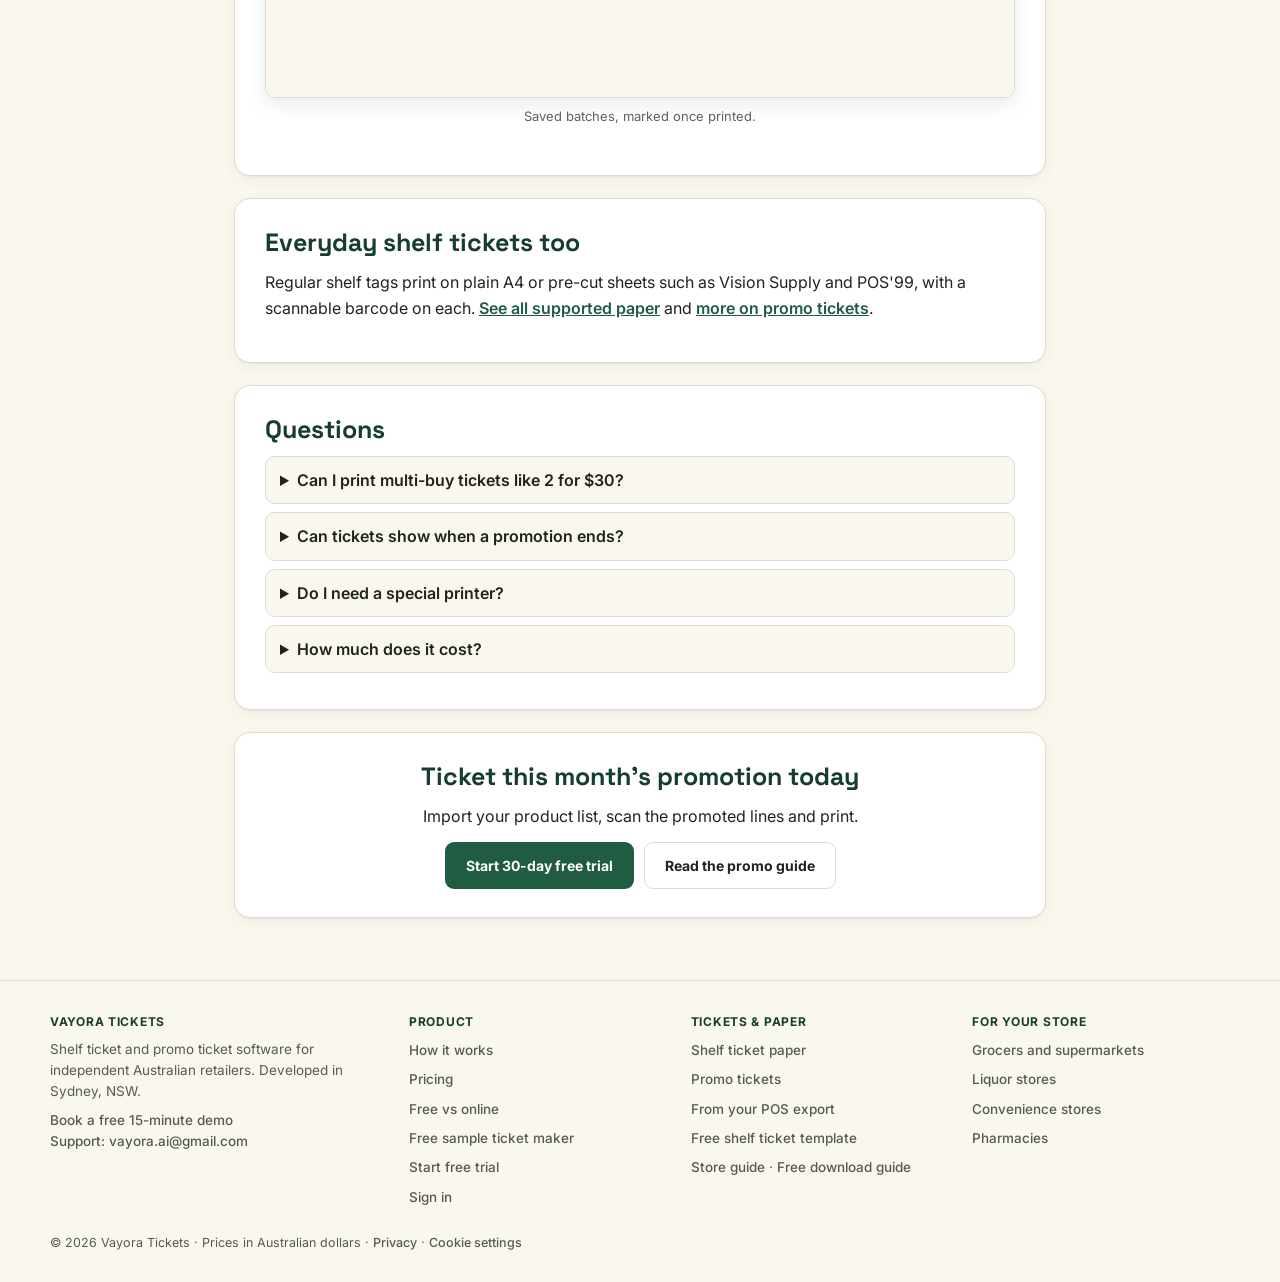
<file: liquor-store-shelf-tickets/index.html>
<!DOCTYPE html>
<html lang="en-AU">
<head>
<meta charset="UTF-8">
<meta name="viewport" content="width=device-width, initial-scale=1.0">
<title>Shelf tickets and specials for liquor stores — Vayora Tickets</title>
<meta name="description" content="Print liquor store shelf tickets and multi-buy specials: 2 for $X, % off, NOW $X and custom deals with sale dates and barcodes. Ticket supplier promotions fast and reprint them every month.">
<link rel="canonical" href="https://vayora.au/liquor-store-shelf-tickets/">
<meta property="og:title" content="Shelf tickets and specials for liquor stores">
<meta property="og:description" content="Multi-buy deals, sale dates and barcodes on shelf tickets and A7, A5 and A4 specials. Reprint monthly promotions in one click.">
<meta property="og:image" content="https://vayora.au/og-image.png">
<meta property="og:image:width" content="1200">
<meta property="og:image:height" content="630">
<meta property="og:type" content="article">
<meta property="og:url" content="https://vayora.au/liquor-store-shelf-tickets/">
<meta property="og:site_name" content="Vayora Tickets">
<meta property="og:locale" content="en_AU">
<meta name="twitter:card" content="summary_large_image">
<link rel="icon" href="https://tickets.vayora.au/icon-192.png" type="image/png">
<link rel="preconnect" href="https://fonts.googleapis.com">
<link href="https://fonts.googleapis.com/css2?family=Space+Grotesk:wght@500;600;700&family=Inter:wght@400;500;600;700&display=swap" rel="stylesheet">
<link rel="stylesheet" href="/assets/landing.css">
<script type="application/ld+json">
{
  "@context": "https://schema.org",
  "@graph": [
    {"@type": "BreadcrumbList", "itemListElement": [
      {"@type": "ListItem", "position": 1, "name": "Vayora Tickets", "item": "https://vayora.au/"},
      {"@type": "ListItem", "position": 2, "name": "Shelf tickets for liquor stores", "item": "https://vayora.au/liquor-store-shelf-tickets/"}
    ]},
    {"@type": "FAQPage", "mainEntity": [
      {"@type": "Question", "name": "Can I print multi-buy tickets like 2 for $30?", "acceptedAnswer": {"@type": "Answer", "text": "Yes. Choose the Bundle deal offer type to print 2 FOR $30.00, or use Custom text for any other deal wording."}},
      {"@type": "Question", "name": "Can tickets show when a promotion ends?", "acceptedAnswer": {"@type": "Answer", "text": "Yes. Add sale dates and they print on the ticket as Valid 28 Oct – 3 Nov, so staff know when to take it down."}},
      {"@type": "Question", "name": "Can I reuse last month's promotion tickets?", "acceptedAnswer": {"@type": "Answer", "text": "Yes. Save the print queue as a batch, such as November promo, and reprint it any time."}}
    ]}
  ]
}
</script>
<style id="site-footer-css">
footer.site{border-top:1px solid #e0dccd;padding:34px 32px 30px;font-size:13.5px;color:#545c52;text-align:left;font-family:Inter,system-ui,sans-serif;}
footer.site .foot-in{max-width:1180px;margin:0 auto;display:grid;grid-template-columns:1.3fr 1fr 1fr 1fr;gap:24px;}
footer.site h2{font-family:Inter,system-ui,sans-serif;font-size:12px;text-transform:uppercase;letter-spacing:.06em;color:#173d2e;margin:0 0 10px;}
footer.site ul{list-style:none;margin:0;padding:0;}
footer.site li{margin:0 0 7px;}
footer.site a{color:#545c52;text-decoration:none;font-weight:500;}
footer.site a:hover{color:#1f5c41;text-decoration:underline;}
footer.site p{margin:0 0 8px;line-height:1.55;}
footer.site .foot-legal{max-width:1180px;margin:18px auto 0;font-size:12.5px;}
@media (max-width:860px){footer.site .foot-in{grid-template-columns:1fr 1fr;}}
@media (max-width:520px){footer.site{padding:28px 20px;}footer.site .foot-in{grid-template-columns:1fr;}}
@media print{footer.site{display:none;}}
.try-line{font-size:14px;color:#545c52;margin:12px 0 0;}
.try-line a{color:#1f5c41;font-weight:600;}

</style>
<script src="/assets/vt-analytics.js" defer></script>
</head>
<body>
<header class="top">
  <a class="brand" href="/"><span class="mark"><svg width="18" height="18" viewBox="0 0 24 24" fill="none"><path d="M12 2L22 12L12 22L2 12L12 2Z" fill="#fff"/><circle cx="12" cy="8.2" r="2" fill="#1f5c41"/></svg></span><span>Vayora Tickets</span></a>
  <nav><a href="/guide/">Store guide</a><a class="keep" href="/#pricing">Pricing</a><a class="cta" href="https://tickets.vayora.au/?signup=1">Start free trial</a></nav>
</header>

<div class="cover" role="region" aria-label="Introduction">
  <div class="kicker">For liquor stores</div>
  <h1>Shelf tickets and specials for liquor stores</h1>
  <p class="sub">Supplier promotions, multi-buy deals and a new specials list every month. Vayora Tickets turns them into clear shelf tickets and A7, A5 and A4 specials with the deal, the sale dates and a barcode, and keeps them ready to reprint.</p>
  <div class="btns">
    <a class="btn primary" href="https://tickets.vayora.au/?signup=1">Start 30-day free trial</a>
    <a class="btn ghost" href="/free/Vayora-Tickets-Free.html">Download the free version</a>
    <span class="note">No card needed</span>
  </div>
  <p class="try-line">Just want to see one first? <a href="/try-a-ticket/">Make and print a free sample ticket</a>. No sign-up.</p>
</div>

<main>
<section>
<h2 id="why">Specials, the way liquor retail runs them</h2>
<div class="points">
  <div><h3>Multi-buy deals</h3><p>Print 2 FOR $30.00 with the Bundle deal offer, or any other wording with Custom text, such as "Any 2 for $40".</p></div>
  <div><h3>Was / now and % off</h3><p>% off tickets show the was and now prices. Special price tickets print NOW $X in large type.</p></div>
  <div><h3>Sale dates on every ticket</h3><p>Supplier promotion periods print as "Valid 28 Oct – 3 Nov", so staff know exactly when each ticket comes down.</p></div>
  <div><h3>Reprint next month</h3><p>Save each promotion as a batch and reprint it in one click when it comes around again.</p></div>
</div>
<figure class="shot"><img src="/guide/img/o08b-queue-promo-row.webp" alt="A promo row in the print queue with a bundle deal, label and sale dates" loading="lazy"><figcaption>A bundle deal with a label and sale dates, ready to print.</figcaption></figure>
</section>

<section>
<h2 id="how">Ticket a promotion in one walk</h2>
<ol>
  <li>Choose Promo A7 for the shelf edge, A5 for stacks and end displays, or A4 for the window.</li>
  <li>Tick <b>Ask for offer on each scan</b> and scan each promoted product. A small box asks for the deal straight after the scan.</li>
  <li>Export the offer list to CSV or Excel for your POS or staff, then print at 100% on plain A4.</li>
  <li>Save the queue as a batch, for example "November promo", before you clear it.</li>
</ol>
<figure class="shot"><img src="/guide/img/o11-batches.webp" alt="Saved batches of promotion tickets ready to reprint" loading="lazy"><figcaption>Saved batches, marked once printed.</figcaption></figure>
</section>

<section>
<h2 id="paper">Everyday shelf tickets too</h2>
<p>Regular shelf tags print on plain A4 or pre-cut sheets such as Vision Supply and POS'99, with a scannable barcode on each. <a href="/shelf-ticket-paper/">See all supported paper</a> and <a href="/promo-tickets/">more on promo tickets</a>.</p>
</section>

<section>
<h2 id="faq">Questions</h2>
<details><summary>Can I print multi-buy tickets like 2 for $30?</summary><p>Yes. Use the Bundle deal offer type, or Custom text for any other wording.</p></details>
<details><summary>Can tickets show when a promotion ends?</summary><p>Yes. Sale dates print on the ticket.</p></details>
<details><summary>Do I need a special printer?</summary><p>No. Any normal office printer that prints A4, inkjet or laser.</p></details>
<details><summary>How much does it cost?</summary><p>30 days free with no card, then A$25 a month per store with unlimited staff, devices and tickets. <a href="/#pricing">See pricing</a>, or try the <a href="/guide-free/">free download</a> on one computer.</p></details>
</section>

<section class="end">
<h2>Ticket this month's promotion today</h2>
<p>Import your product list, scan the promoted lines and print.</p>
<div class="btns">
  <a class="btn primary" href="https://tickets.vayora.au/?signup=1">Start 30-day free trial</a>
  <a class="btn ghost" href="/guide/#promo">Read the promo guide</a>
</div>
</section>
</main>

<footer class="site">
  <div class="foot-in">
    <div>
      <h2>Vayora Tickets</h2>
      <p>Shelf ticket and promo ticket software for independent Australian retailers. Developed in Sydney, NSW.</p>
      <p><a href="mailto:tarun@vayora.au?subject=Vayora%20Tickets%20%E2%80%94%20Demo%20Request&amp;body=Hi%20Tarun%2C%0D%0A%0D%0AI%27d%20like%20to%20book%20a%20free%2015-minute%20demo%20of%20Vayora%20Tickets.%0D%0A%0D%0AStore%20name%20(optional)%3A%20%0D%0ASuburb%20(optional)%3A%20%0D%0AContact%20number%20(optional)%3A%20%0D%0APreferred%20day%20and%20time%20(optional)%3A%20%0D%0A%0D%0AThanks" data-ev="demo_request" data-loc="footer">Book a free 15-minute demo</a><br><a href="mailto:vayora.ai@gmail.com">Support: vayora.ai@gmail.com</a></p>
    </div>
    <nav aria-label="Product">
      <h2>Product</h2>
      <ul>
        <li><a href="/#how-it-works">How it works</a></li>
        <li><a class="keep" href="/#pricing">Pricing</a></li>
        <li><a href="/#free">Free vs online</a></li>
        <li><a href="/try-a-ticket/">Free sample ticket maker</a></li>
        <li><a href="https://tickets.vayora.au/?signup=1">Start free trial</a></li>
        <li><a href="https://tickets.vayora.au">Sign in</a></li>
      </ul>
    </nav>
    <nav aria-label="Tickets and paper">
      <h2>Tickets &amp; paper</h2>
      <ul>
        <li><a href="/shelf-ticket-paper/">Shelf ticket paper</a></li>
        <li><a href="/promo-tickets/">Promo tickets</a></li>
        <li><a href="/pos-export-shelf-tickets/">From your POS export</a></li>
        <li><a href="/shelf-ticket-template/">Free shelf ticket template</a></li>
        <li><a href="/guide/">Store guide</a> · <a href="/guide-free/">Free download guide</a></li>
      </ul>
    </nav>
    <nav aria-label="Store types">
      <h2>For your store</h2>
      <ul>
        <li><a href="/grocery-shelf-tickets/">Grocers and supermarkets</a></li>
        <li><a href="/liquor-store-shelf-tickets/">Liquor stores</a></li>
        <li><a href="/convenience-store-shelf-tickets/">Convenience stores</a></li>
        <li><a href="/pharmacy-shelf-tickets/">Pharmacies</a></li>
      </ul>
    </nav>
  </div>
  <p class="foot-legal">© 2026 Vayora Tickets · Prices in Australian dollars · <a href="/privacy/">Privacy</a> · <a href="#" data-vt-consent-open>Cookie settings</a></p>
</footer>
</body>
</html>
</file>
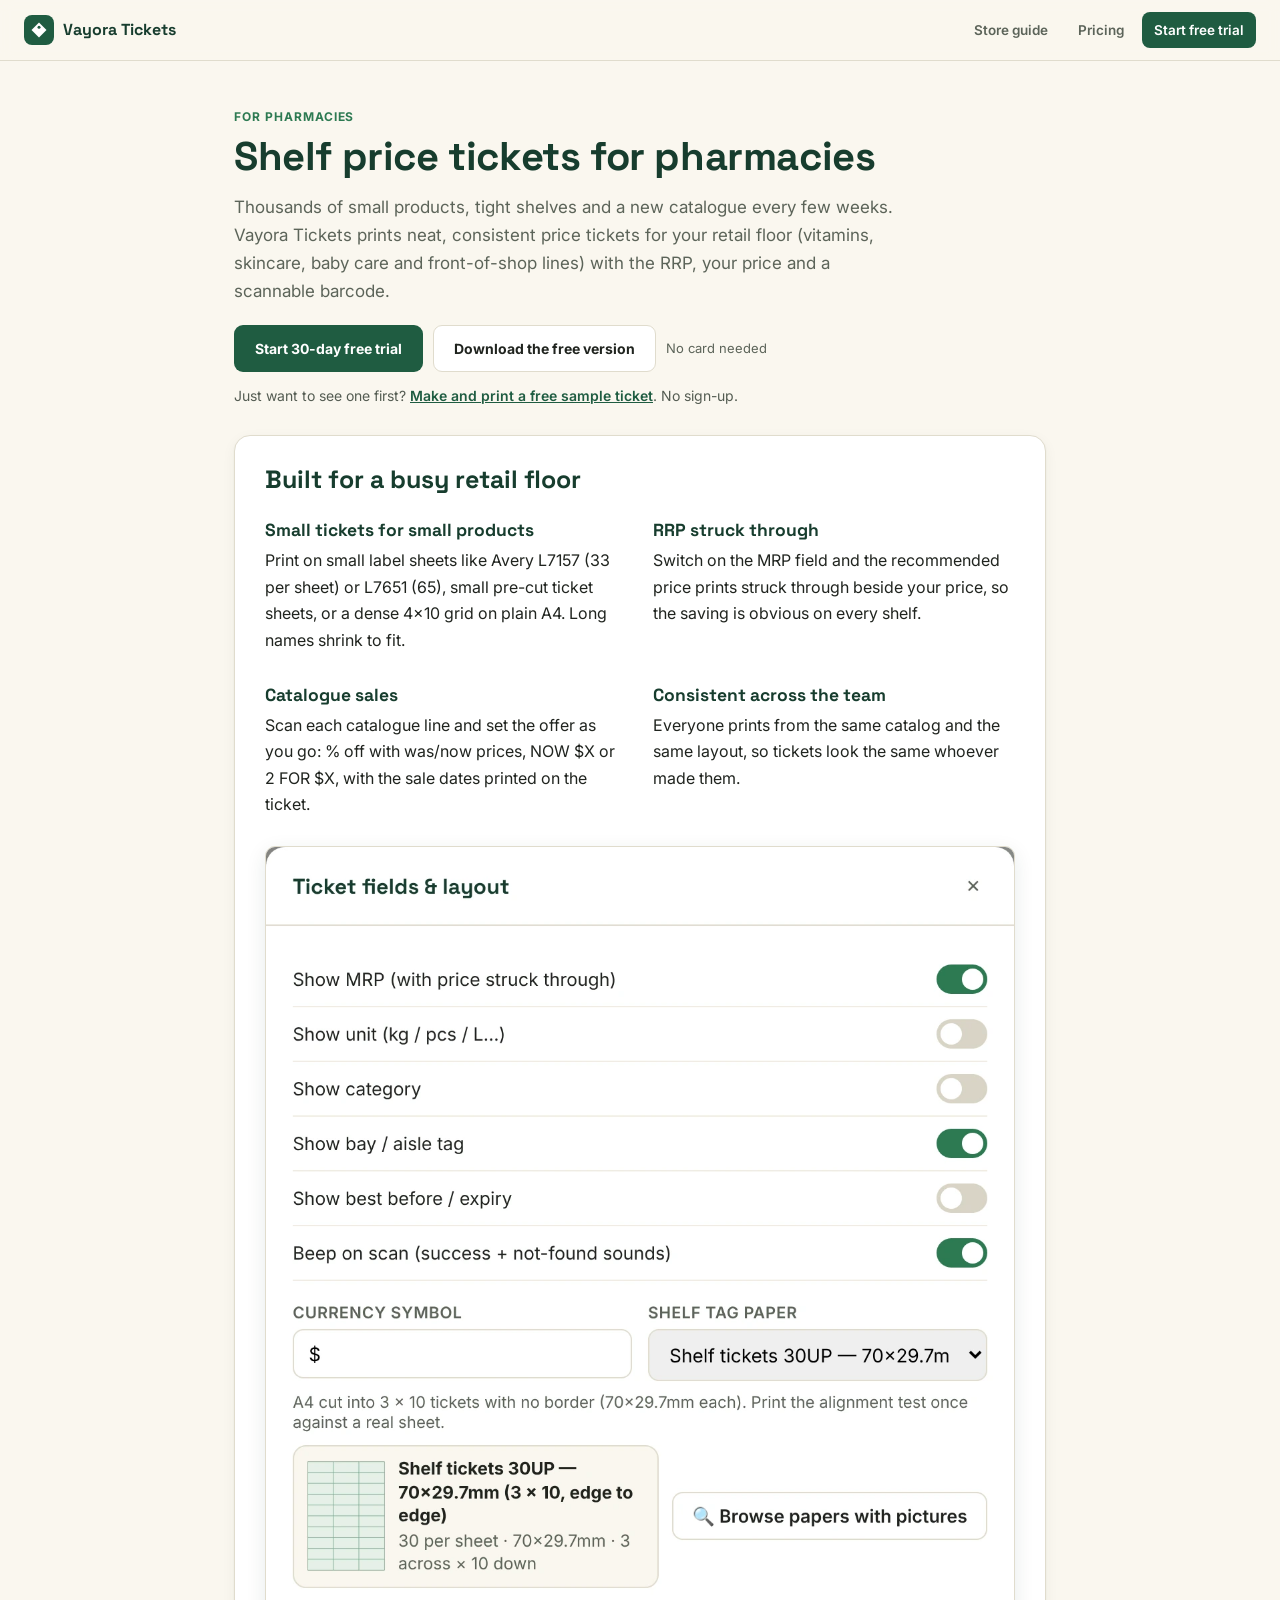
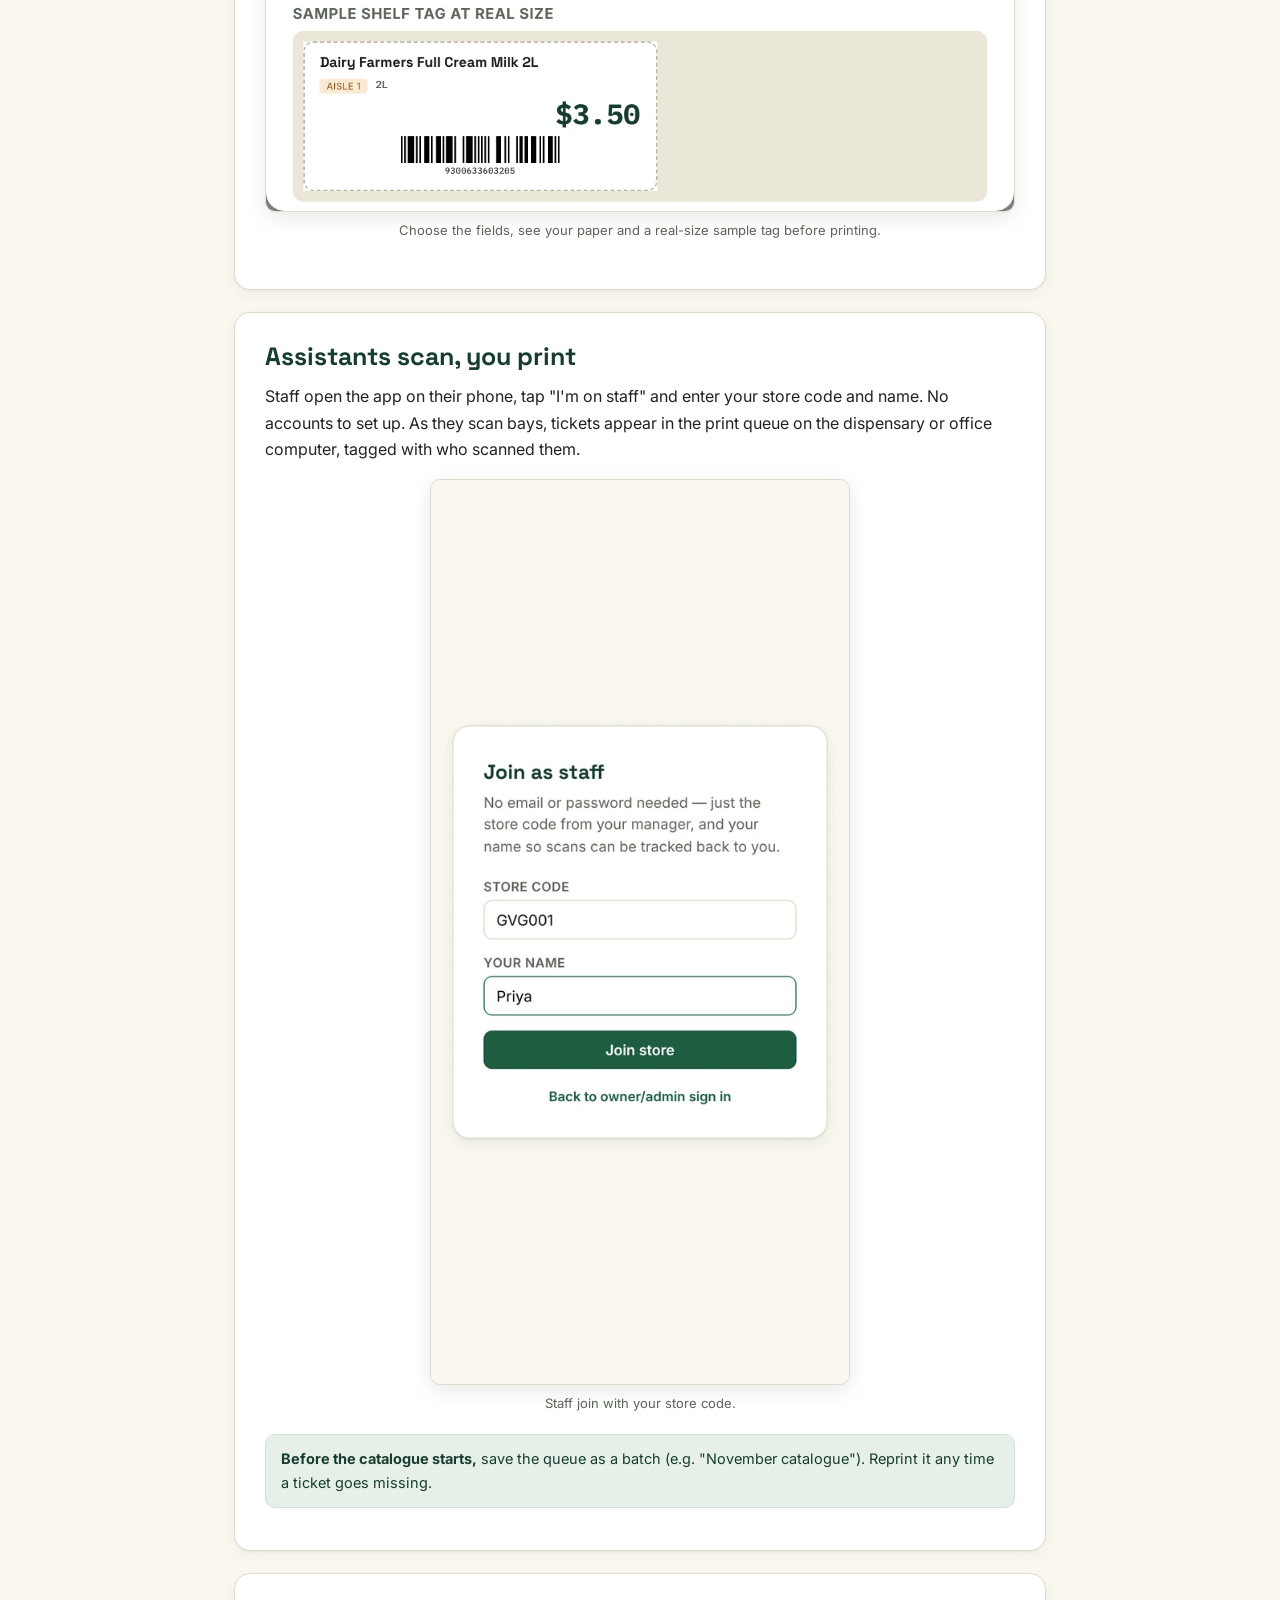
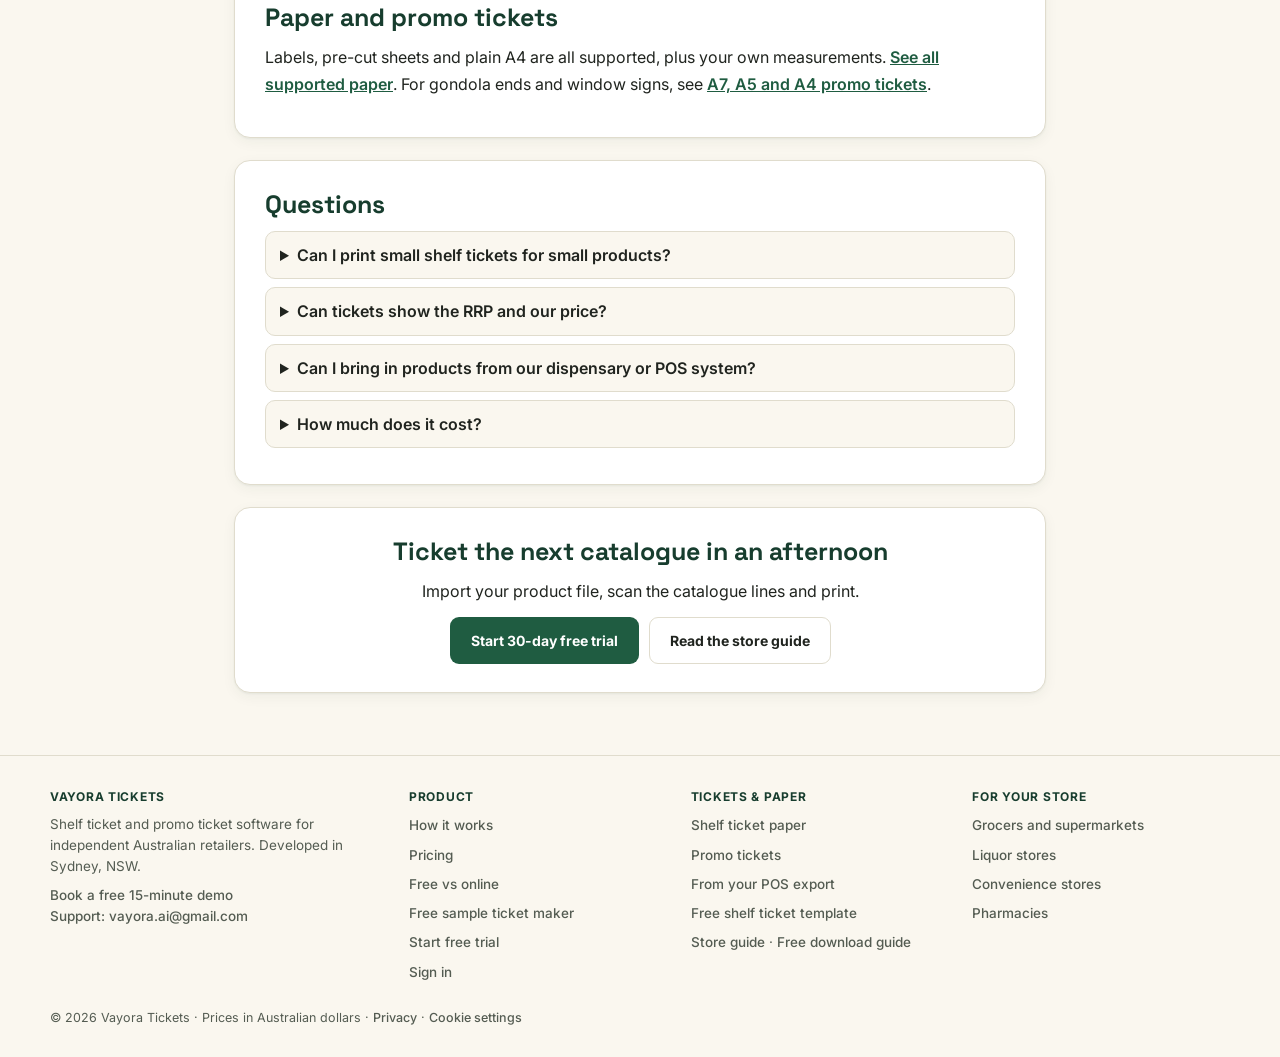
<file: pharmacy-shelf-tickets/index.html>
<!DOCTYPE html>
<html lang="en-AU">
<head>
<meta charset="UTF-8">
<meta name="viewport" content="width=device-width, initial-scale=1.0">
<title>Shelf price tickets for pharmacies — Vayora Tickets</title>
<meta name="description" content="Print neat shelf price tickets for your pharmacy's retail floor: vitamins, skincare, baby care and front-of-shop lines. Small label sheets, RRP struck through, catalogue specials and scannable barcodes.">
<link rel="canonical" href="https://vayora.au/pharmacy-shelf-tickets/">
<meta property="og:title" content="Shelf price tickets for pharmacies">
<meta property="og:description" content="Small, neat shelf tickets for vitamins, skincare and front-of-shop lines, with RRP struck through and catalogue specials.">
<meta property="og:image" content="https://vayora.au/og-image.png">
<meta property="og:image:width" content="1200">
<meta property="og:image:height" content="630">
<meta property="og:type" content="article">
<meta property="og:url" content="https://vayora.au/pharmacy-shelf-tickets/">
<meta property="og:site_name" content="Vayora Tickets">
<meta property="og:locale" content="en_AU">
<meta name="twitter:card" content="summary_large_image">
<link rel="icon" href="https://tickets.vayora.au/icon-192.png" type="image/png">
<link rel="preconnect" href="https://fonts.googleapis.com">
<link href="https://fonts.googleapis.com/css2?family=Space+Grotesk:wght@500;600;700&family=Inter:wght@400;500;600;700&display=swap" rel="stylesheet">
<link rel="stylesheet" href="/assets/landing.css">
<script type="application/ld+json">
{
  "@context": "https://schema.org",
  "@graph": [
    {"@type": "BreadcrumbList", "itemListElement": [
      {"@type": "ListItem", "position": 1, "name": "Vayora Tickets", "item": "https://vayora.au/"},
      {"@type": "ListItem", "position": 2, "name": "Shelf tickets for pharmacies", "item": "https://vayora.au/pharmacy-shelf-tickets/"}
    ]},
    {"@type": "FAQPage", "mainEntity": [
      {"@type": "Question", "name": "Can I print small shelf tickets for small products?", "acceptedAnswer": {"@type": "Answer", "text": "Yes. Use small label sheets such as Avery L7157 (33 per sheet) or L7651 (65 per sheet), small pre-cut ticket sheets, or a dense plain A4 grid like 4×10. Very narrow tickets are flagged so you can test-scan the barcode first."}},
      {"@type": "Question", "name": "Can tickets show the RRP and our price?", "acceptedAnswer": {"@type": "Answer", "text": "Yes. Switch on the MRP field and the recommended price prints struck through next to your price."}},
      {"@type": "Question", "name": "Can I print tickets for our catalogue sale?", "acceptedAnswer": {"@type": "Answer", "text": "Yes. Choose a promo size, tick Ask for offer on each scan and scan the catalogue lines. Each ticket shows the offer and the sale dates, and you can export the offer list to CSV or Excel."}}
    ]}
  ]
}
</script>
<style id="site-footer-css">
footer.site{border-top:1px solid #e0dccd;padding:34px 32px 30px;font-size:13.5px;color:#545c52;text-align:left;font-family:Inter,system-ui,sans-serif;}
footer.site .foot-in{max-width:1180px;margin:0 auto;display:grid;grid-template-columns:1.3fr 1fr 1fr 1fr;gap:24px;}
footer.site h2{font-family:Inter,system-ui,sans-serif;font-size:12px;text-transform:uppercase;letter-spacing:.06em;color:#173d2e;margin:0 0 10px;}
footer.site ul{list-style:none;margin:0;padding:0;}
footer.site li{margin:0 0 7px;}
footer.site a{color:#545c52;text-decoration:none;font-weight:500;}
footer.site a:hover{color:#1f5c41;text-decoration:underline;}
footer.site p{margin:0 0 8px;line-height:1.55;}
footer.site .foot-legal{max-width:1180px;margin:18px auto 0;font-size:12.5px;}
@media (max-width:860px){footer.site .foot-in{grid-template-columns:1fr 1fr;}}
@media (max-width:520px){footer.site{padding:28px 20px;}footer.site .foot-in{grid-template-columns:1fr;}}
@media print{footer.site{display:none;}}
.try-line{font-size:14px;color:#545c52;margin:12px 0 0;}
.try-line a{color:#1f5c41;font-weight:600;}

</style>
<script src="/assets/vt-analytics.js" defer></script>
</head>
<body>
<header class="top">
  <a class="brand" href="/"><span class="mark"><svg width="18" height="18" viewBox="0 0 24 24" fill="none"><path d="M12 2L22 12L12 22L2 12L12 2Z" fill="#fff"/><circle cx="12" cy="8.2" r="2" fill="#1f5c41"/></svg></span><span>Vayora Tickets</span></a>
  <nav><a href="/guide/">Store guide</a><a class="keep" href="/#pricing">Pricing</a><a class="cta" href="https://tickets.vayora.au/?signup=1">Start free trial</a></nav>
</header>

<div class="cover" role="region" aria-label="Introduction">
  <div class="kicker">For pharmacies</div>
  <h1>Shelf price tickets for pharmacies</h1>
  <p class="sub">Thousands of small products, tight shelves and a new catalogue every few weeks. Vayora Tickets prints neat, consistent price tickets for your retail floor (vitamins, skincare, baby care and front-of-shop lines) with the RRP, your price and a scannable barcode.</p>
  <div class="btns">
    <a class="btn primary" href="https://tickets.vayora.au/?signup=1">Start 30-day free trial</a>
    <a class="btn ghost" href="/free/Vayora-Tickets-Free.html">Download the free version</a>
    <span class="note">No card needed</span>
  </div>
  <p class="try-line">Just want to see one first? <a href="/try-a-ticket/">Make and print a free sample ticket</a>. No sign-up.</p>
</div>

<main>
<section>
<h2 id="why">Built for a busy retail floor</h2>
<div class="points">
  <div><h3>Small tickets for small products</h3><p>Print on small label sheets like Avery L7157 (33 per sheet) or L7651 (65), small pre-cut ticket sheets, or a dense 4×10 grid on plain A4. Long names shrink to fit.</p></div>
  <div><h3>RRP struck through</h3><p>Switch on the MRP field and the recommended price prints struck through beside your price, so the saving is obvious on every shelf.</p></div>
  <div><h3>Catalogue sales</h3><p>Scan each catalogue line and set the offer as you go: % off with was/now prices, NOW $X or 2 FOR $X, with the sale dates printed on the ticket.</p></div>
  <div><h3>Consistent across the team</h3><p>Everyone prints from the same catalog and the same layout, so tickets look the same whoever made them.</p></div>
</div>
<figure class="shot"><img src="/guide/img/o10-fields-paper.webp" alt="Choosing shelf ticket fields such as RRP struck through, with a real-size sample tag" loading="lazy"><figcaption>Choose the fields, see your paper and a real-size sample tag before printing.</figcaption></figure>
</section>

<section>
<h2 id="staff">Assistants scan, you print</h2>
<p>Staff open the app on their phone, tap "I'm on staff" and enter your store code and name. No accounts to set up. As they scan bays, tickets appear in the print queue on the dispensary or office computer, tagged with who scanned them.</p>
<figure class="shot narrow"><img src="/guide/img/o17-phone-staff-join.webp" alt="A staff member joining a store on their phone with a store code" loading="lazy"><figcaption>Staff join with your store code.</figcaption></figure>
<div class="tip"><b>Before the catalogue starts,</b> save the queue as a batch (e.g. "November catalogue"). Reprint it any time a ticket goes missing.</div>
</section>

<section>
<h2 id="paper">Paper and promo tickets</h2>
<p>Labels, pre-cut sheets and plain A4 are all supported, plus your own measurements. <a href="/shelf-ticket-paper/">See all supported paper</a>. For gondola ends and window signs, see <a href="/promo-tickets/">A7, A5 and A4 promo tickets</a>.</p>
</section>

<section>
<h2 id="faq">Questions</h2>
<details><summary>Can I print small shelf tickets for small products?</summary><p>Yes. Use small label sheets, small pre-cut sheets or a dense A4 grid. Very narrow tickets are marked "⚠ narrow" so you can test-scan one sheet first.</p></details>
<details><summary>Can tickets show the RRP and our price?</summary><p>Yes. Switch on the MRP field in <b>Fields</b>.</p></details>
<details><summary>Can I bring in products from our dispensary or POS system?</summary><p>If it can export an Excel or CSV file with a name, barcode and price column, you can import it. Columns are matched for you.</p></details>
<details><summary>How much does it cost?</summary><p>30 days free with no card, then A$25 a month per store with unlimited staff, devices and tickets. <a href="/#pricing">See pricing</a>.</p></details>
</section>

<section class="end">
<h2>Ticket the next catalogue in an afternoon</h2>
<p>Import your product file, scan the catalogue lines and print.</p>
<div class="btns">
  <a class="btn primary" href="https://tickets.vayora.au/?signup=1">Start 30-day free trial</a>
  <a class="btn ghost" href="/guide/">Read the store guide</a>
</div>
</section>
</main>

<footer class="site">
  <div class="foot-in">
    <div>
      <h2>Vayora Tickets</h2>
      <p>Shelf ticket and promo ticket software for independent Australian retailers. Developed in Sydney, NSW.</p>
      <p><a href="mailto:tarun@vayora.au?subject=Vayora%20Tickets%20%E2%80%94%20Demo%20Request&amp;body=Hi%20Tarun%2C%0D%0A%0D%0AI%27d%20like%20to%20book%20a%20free%2015-minute%20demo%20of%20Vayora%20Tickets.%0D%0A%0D%0AStore%20name%20(optional)%3A%20%0D%0ASuburb%20(optional)%3A%20%0D%0AContact%20number%20(optional)%3A%20%0D%0APreferred%20day%20and%20time%20(optional)%3A%20%0D%0A%0D%0AThanks" data-ev="demo_request" data-loc="footer">Book a free 15-minute demo</a><br><a href="mailto:vayora.ai@gmail.com">Support: vayora.ai@gmail.com</a></p>
    </div>
    <nav aria-label="Product">
      <h2>Product</h2>
      <ul>
        <li><a href="/#how-it-works">How it works</a></li>
        <li><a class="keep" href="/#pricing">Pricing</a></li>
        <li><a href="/#free">Free vs online</a></li>
        <li><a href="/try-a-ticket/">Free sample ticket maker</a></li>
        <li><a href="https://tickets.vayora.au/?signup=1">Start free trial</a></li>
        <li><a href="https://tickets.vayora.au">Sign in</a></li>
      </ul>
    </nav>
    <nav aria-label="Tickets and paper">
      <h2>Tickets &amp; paper</h2>
      <ul>
        <li><a href="/shelf-ticket-paper/">Shelf ticket paper</a></li>
        <li><a href="/promo-tickets/">Promo tickets</a></li>
        <li><a href="/pos-export-shelf-tickets/">From your POS export</a></li>
        <li><a href="/shelf-ticket-template/">Free shelf ticket template</a></li>
        <li><a href="/guide/">Store guide</a> · <a href="/guide-free/">Free download guide</a></li>
      </ul>
    </nav>
    <nav aria-label="Store types">
      <h2>For your store</h2>
      <ul>
        <li><a href="/grocery-shelf-tickets/">Grocers and supermarkets</a></li>
        <li><a href="/liquor-store-shelf-tickets/">Liquor stores</a></li>
        <li><a href="/convenience-store-shelf-tickets/">Convenience stores</a></li>
        <li><a href="/pharmacy-shelf-tickets/">Pharmacies</a></li>
      </ul>
    </nav>
  </div>
  <p class="foot-legal">© 2026 Vayora Tickets · Prices in Australian dollars · <a href="/privacy/">Privacy</a> · <a href="#" data-vt-consent-open>Cookie settings</a></p>
</footer>
</body>
</html>
</file>
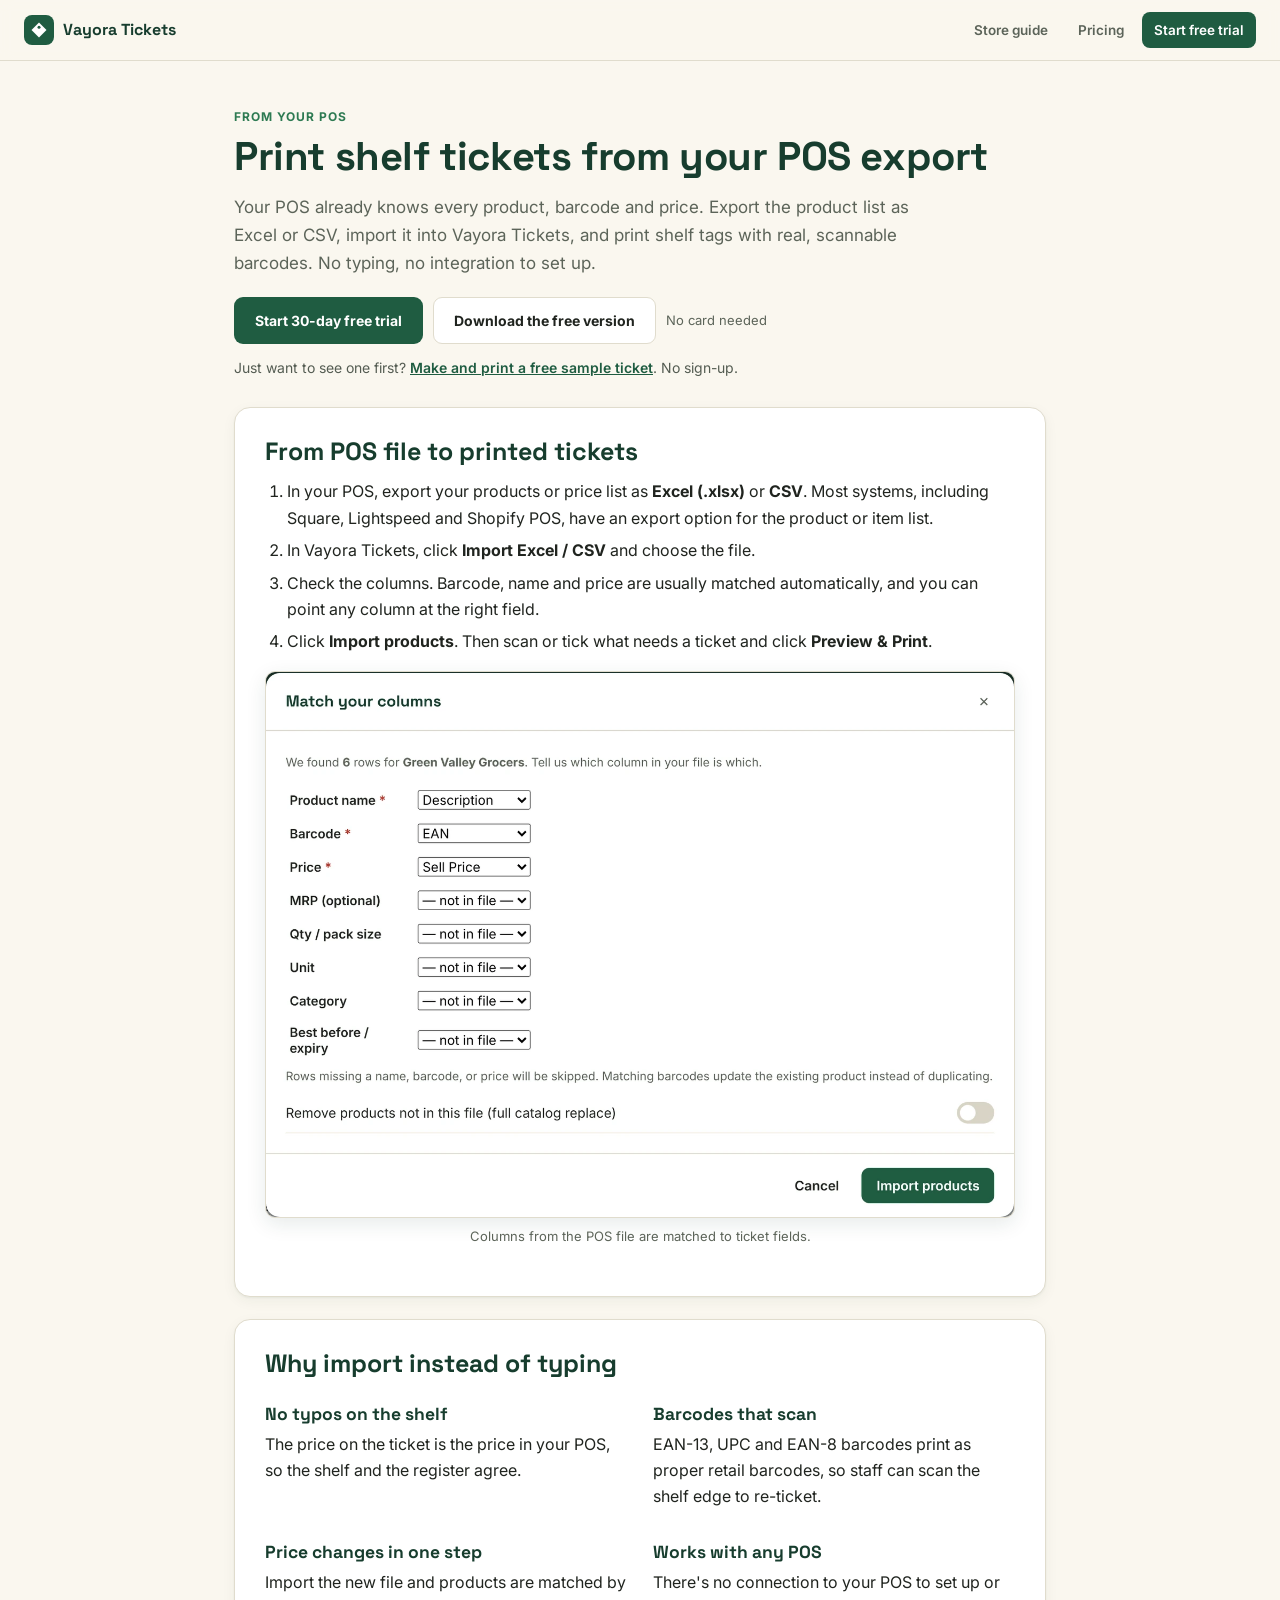
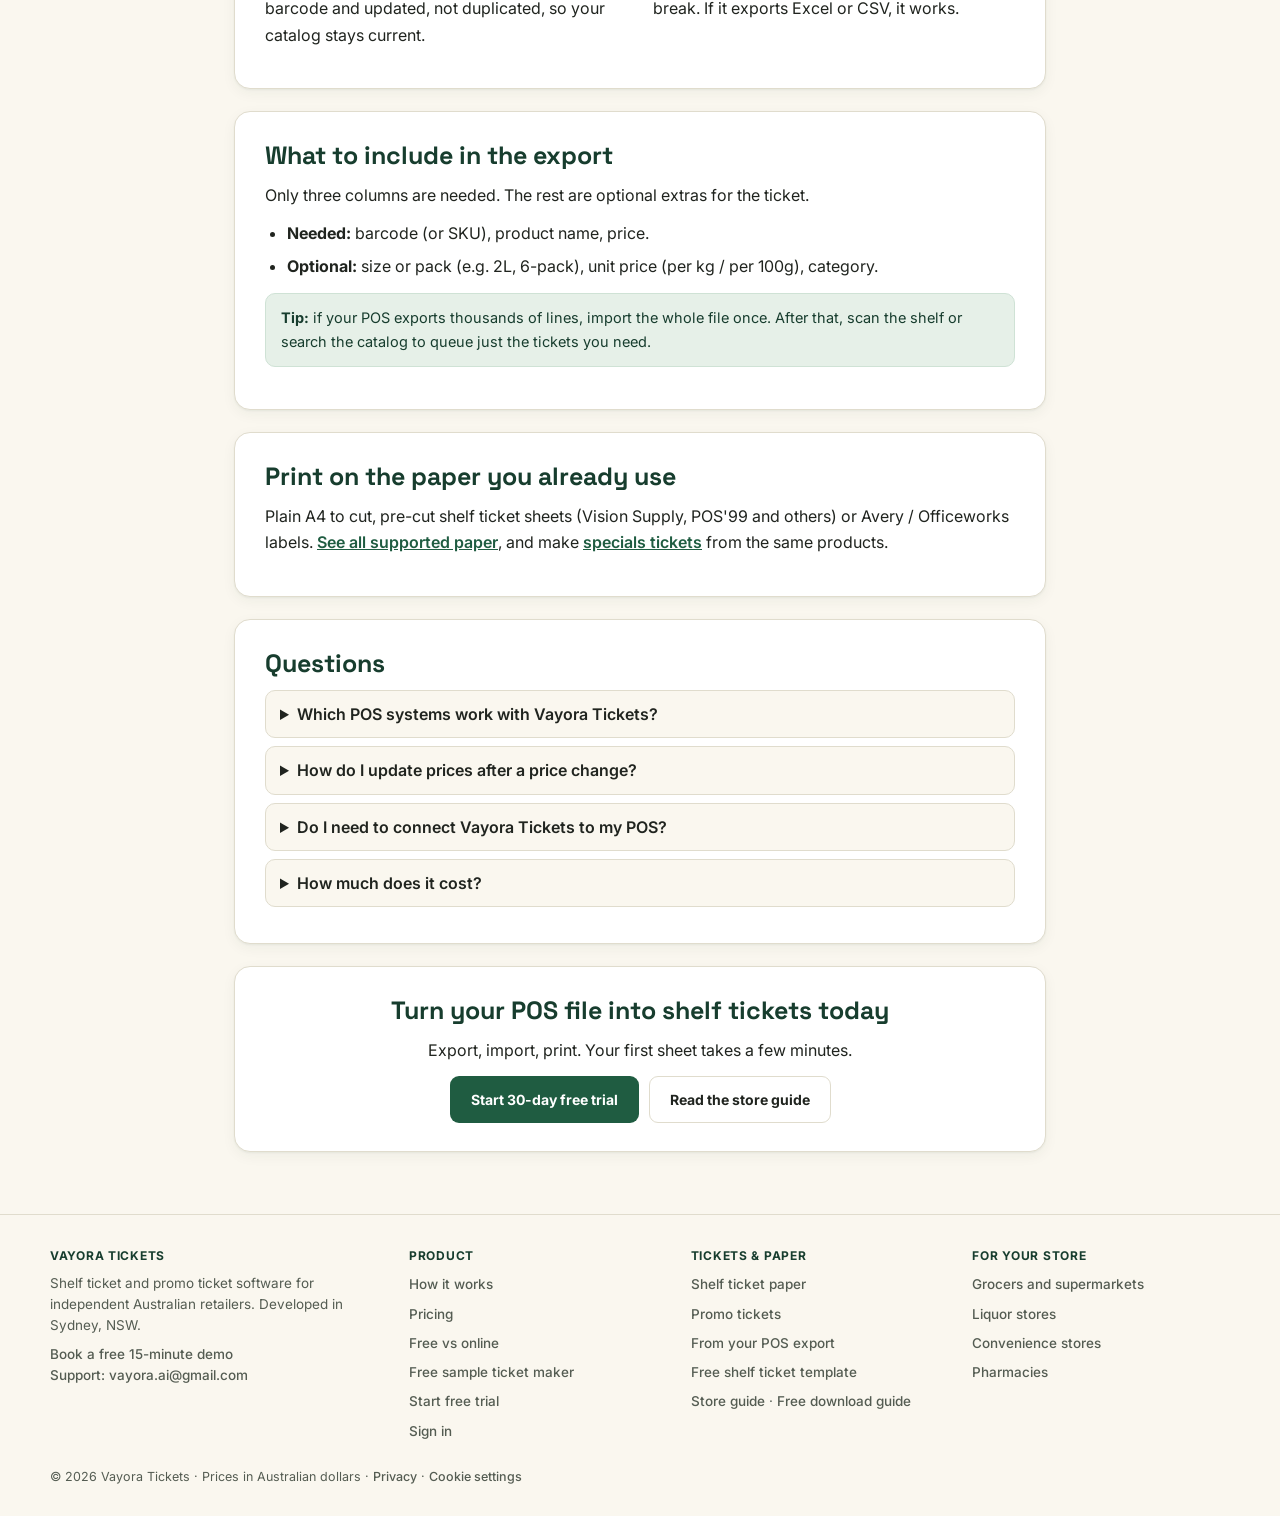
<file: pos-export-shelf-tickets/index.html>
<!DOCTYPE html>
<html lang="en-AU">
<head>
<meta charset="UTF-8">
<meta name="viewport" content="width=device-width, initial-scale=1.0">
<title>Print shelf tickets from your POS export (Excel or CSV) — Vayora Tickets</title>
<meta name="description" content="Turn your POS product export into shelf tickets. Import an Excel or CSV file from Square, Lightspeed, Shopify POS or any POS, match the columns once, and print shelf tags with scannable barcodes on any office printer.">
<link rel="canonical" href="https://vayora.au/pos-export-shelf-tickets/">
<meta property="og:title" content="Print shelf tickets from your POS export">
<meta property="og:description" content="Import your POS product list as Excel or CSV and print shelf tags with real barcodes. Re-import to update prices.">
<meta property="og:image" content="https://vayora.au/og-image.png">
<meta property="og:image:width" content="1200">
<meta property="og:image:height" content="630">
<meta property="og:type" content="article">
<meta property="og:url" content="https://vayora.au/pos-export-shelf-tickets/">
<meta property="og:site_name" content="Vayora Tickets">
<meta property="og:locale" content="en_AU">
<meta name="twitter:card" content="summary_large_image">
<link rel="icon" href="https://tickets.vayora.au/icon-192.png" type="image/png">
<link rel="preconnect" href="https://fonts.googleapis.com">
<link href="https://fonts.googleapis.com/css2?family=Space+Grotesk:wght@500;600;700&family=Inter:wght@400;500;600;700&display=swap" rel="stylesheet">
<link rel="stylesheet" href="/assets/landing.css">
<script type="application/ld+json">
{
  "@context": "https://schema.org",
  "@graph": [
    {"@type": "BreadcrumbList", "itemListElement": [
      {"@type": "ListItem", "position": 1, "name": "Vayora Tickets", "item": "https://vayora.au/"},
      {"@type": "ListItem", "position": 2, "name": "Shelf tickets from your POS export", "item": "https://vayora.au/pos-export-shelf-tickets/"}
    ]},
    {"@type": "FAQPage", "mainEntity": [
      {"@type": "Question", "name": "Which POS systems work with Vayora Tickets?", "acceptedAnswer": {"@type": "Answer", "text": "Any POS that can export its product list as an Excel (.xlsx) or CSV file. You match the columns once when you import, so the column names don't need to be exact."}},
      {"@type": "Question", "name": "How do I update shelf ticket prices after a price change?", "acceptedAnswer": {"@type": "Answer", "text": "Export a fresh file from your POS and import it again. Products are matched by barcode and updated, not duplicated."}},
      {"@type": "Question", "name": "Do I need to connect Vayora Tickets to my POS?", "acceptedAnswer": {"@type": "Answer", "text": "No. There is no integration to set up. You export a file from your POS and import it, so it works the same whichever POS you use."}}
    ]}
  ]
}
</script>
<style id="site-footer-css">
footer.site{border-top:1px solid #e0dccd;padding:34px 32px 30px;font-size:13.5px;color:#545c52;text-align:left;font-family:Inter,system-ui,sans-serif;}
footer.site .foot-in{max-width:1180px;margin:0 auto;display:grid;grid-template-columns:1.3fr 1fr 1fr 1fr;gap:24px;}
footer.site h2{font-family:Inter,system-ui,sans-serif;font-size:12px;text-transform:uppercase;letter-spacing:.06em;color:#173d2e;margin:0 0 10px;}
footer.site ul{list-style:none;margin:0;padding:0;}
footer.site li{margin:0 0 7px;}
footer.site a{color:#545c52;text-decoration:none;font-weight:500;}
footer.site a:hover{color:#1f5c41;text-decoration:underline;}
footer.site p{margin:0 0 8px;line-height:1.55;}
footer.site .foot-legal{max-width:1180px;margin:18px auto 0;font-size:12.5px;}
@media (max-width:860px){footer.site .foot-in{grid-template-columns:1fr 1fr;}}
@media (max-width:520px){footer.site{padding:28px 20px;}footer.site .foot-in{grid-template-columns:1fr;}}
@media print{footer.site{display:none;}}
.try-line{font-size:14px;color:#545c52;margin:12px 0 0;}
.try-line a{color:#1f5c41;font-weight:600;}

</style>
<script src="/assets/vt-analytics.js" defer></script>
</head>
<body>
<header class="top">
  <a class="brand" href="/"><span class="mark"><svg width="18" height="18" viewBox="0 0 24 24" fill="none"><path d="M12 2L22 12L12 22L2 12L12 2Z" fill="#fff"/><circle cx="12" cy="8.2" r="2" fill="#1f5c41"/></svg></span><span>Vayora Tickets</span></a>
  <nav><a href="/guide/">Store guide</a><a class="keep" href="/#pricing">Pricing</a><a class="cta" href="https://tickets.vayora.au/?signup=1">Start free trial</a></nav>
</header>

<div class="cover" role="region" aria-label="Introduction">
  <div class="kicker">From your POS</div>
  <h1>Print shelf tickets from your POS export</h1>
  <p class="sub">Your POS already knows every product, barcode and price. Export the product list as Excel or CSV, import it into Vayora Tickets, and print shelf tags with real, scannable barcodes. No typing, no integration to set up.</p>
  <div class="btns">
    <a class="btn primary" href="https://tickets.vayora.au/?signup=1">Start 30-day free trial</a>
    <a class="btn ghost" href="/free/Vayora-Tickets-Free.html">Download the free version</a>
    <span class="note">No card needed</span>
  </div>
  <p class="try-line">Just want to see one first? <a href="/try-a-ticket/">Make and print a free sample ticket</a>. No sign-up.</p>
</div>

<main>
<section>
<h2 id="how">From POS file to printed tickets</h2>
<ol>
  <li>In your POS, export your products or price list as <b>Excel (.xlsx)</b> or <b>CSV</b>. Most systems, including Square, Lightspeed and Shopify POS, have an export option for the product or item list.</li>
  <li>In Vayora Tickets, click <b>Import Excel / CSV</b> and choose the file.</li>
  <li>Check the columns. Barcode, name and price are usually matched automatically, and you can point any column at the right field.</li>
  <li>Click <b>Import products</b>. Then scan or tick what needs a ticket and click <b>Preview &amp; Print</b>.</li>
</ol>
<figure class="shot"><img src="/guide/img/o04-import-match.webp" alt="Import screen matching POS file columns to barcode, name and price" loading="lazy"><figcaption>Columns from the POS file are matched to ticket fields.</figcaption></figure>
</section>

<section>
<h2 id="why">Why import instead of typing</h2>
<div class="points">
  <div><h3>No typos on the shelf</h3><p>The price on the ticket is the price in your POS, so the shelf and the register agree.</p></div>
  <div><h3>Barcodes that scan</h3><p>EAN-13, UPC and EAN-8 barcodes print as proper retail barcodes, so staff can scan the shelf edge to re-ticket.</p></div>
  <div><h3>Price changes in one step</h3><p>Import the new file and products are matched by barcode and updated, not duplicated, so your catalog stays current.</p></div>
  <div><h3>Works with any POS</h3><p>There's no connection to your POS to set up or break. If it exports Excel or CSV, it works.</p></div>
</div>
</section>

<section>
<h2 id="columns">What to include in the export</h2>
<p>Only three columns are needed. The rest are optional extras for the ticket.</p>
<ul>
  <li><b>Needed:</b> barcode (or SKU), product name, price.</li>
  <li><b>Optional:</b> size or pack (e.g. 2L, 6-pack), unit price (per kg / per 100g), category.</li>
</ul>
<div class="tip"><b>Tip:</b> if your POS exports thousands of lines, import the whole file once. After that, scan the shelf or search the catalog to queue just the tickets you need.</div>
</section>

<section>
<h2 id="paper">Print on the paper you already use</h2>
<p>Plain A4 to cut, pre-cut shelf ticket sheets (Vision Supply, POS'99 and others) or Avery / Officeworks labels. <a href="/shelf-ticket-paper/">See all supported paper</a>, and make <a href="/promo-tickets/">specials tickets</a> from the same products.</p>
</section>

<section>
<h2 id="faq">Questions</h2>
<details><summary>Which POS systems work with Vayora Tickets?</summary><p>Any POS that can export its product list as Excel (.xlsx) or CSV. You match the columns once when you import, so the column names don't need to be exact.</p></details>
<details><summary>How do I update prices after a price change?</summary><p>Export a fresh file from your POS and import it again. Products are matched by barcode and updated, not duplicated.</p></details>
<details><summary>Do I need to connect Vayora Tickets to my POS?</summary><p>No. There is no integration to set up: you export a file and import it.</p></details>
<details><summary>How much does it cost?</summary><p>30 days free with no card, then A$25 a month per store with unlimited staff, devices and tickets. <a href="/#pricing">See pricing</a>, or use the <a href="/guide-free/">free download</a> on one computer.</p></details>
</section>

<section class="end">
<h2>Turn your POS file into shelf tickets today</h2>
<p>Export, import, print. Your first sheet takes a few minutes.</p>
<div class="btns">
  <a class="btn primary" href="https://tickets.vayora.au/?signup=1">Start 30-day free trial</a>
  <a class="btn ghost" href="/guide/">Read the store guide</a>
</div>
</section>
</main>

<footer class="site">
  <div class="foot-in">
    <div>
      <h2>Vayora Tickets</h2>
      <p>Shelf ticket and promo ticket software for independent Australian retailers. Developed in Sydney, NSW.</p>
      <p><a href="mailto:tarun@vayora.au?subject=Vayora%20Tickets%20%E2%80%94%20Demo%20Request&amp;body=Hi%20Tarun%2C%0D%0A%0D%0AI%27d%20like%20to%20book%20a%20free%2015-minute%20demo%20of%20Vayora%20Tickets.%0D%0A%0D%0AStore%20name%20(optional)%3A%20%0D%0ASuburb%20(optional)%3A%20%0D%0AContact%20number%20(optional)%3A%20%0D%0APreferred%20day%20and%20time%20(optional)%3A%20%0D%0A%0D%0AThanks" data-ev="demo_request" data-loc="footer">Book a free 15-minute demo</a><br><a href="mailto:vayora.ai@gmail.com">Support: vayora.ai@gmail.com</a></p>
    </div>
    <nav aria-label="Product">
      <h2>Product</h2>
      <ul>
        <li><a href="/#how-it-works">How it works</a></li>
        <li><a class="keep" href="/#pricing">Pricing</a></li>
        <li><a href="/#free">Free vs online</a></li>
        <li><a href="/try-a-ticket/">Free sample ticket maker</a></li>
        <li><a href="https://tickets.vayora.au/?signup=1">Start free trial</a></li>
        <li><a href="https://tickets.vayora.au">Sign in</a></li>
      </ul>
    </nav>
    <nav aria-label="Tickets and paper">
      <h2>Tickets &amp; paper</h2>
      <ul>
        <li><a href="/shelf-ticket-paper/">Shelf ticket paper</a></li>
        <li><a href="/promo-tickets/">Promo tickets</a></li>
        <li><a href="/pos-export-shelf-tickets/">From your POS export</a></li>
        <li><a href="/shelf-ticket-template/">Free shelf ticket template</a></li>
        <li><a href="/guide/">Store guide</a> · <a href="/guide-free/">Free download guide</a></li>
      </ul>
    </nav>
    <nav aria-label="Store types">
      <h2>For your store</h2>
      <ul>
        <li><a href="/grocery-shelf-tickets/">Grocers and supermarkets</a></li>
        <li><a href="/liquor-store-shelf-tickets/">Liquor stores</a></li>
        <li><a href="/convenience-store-shelf-tickets/">Convenience stores</a></li>
        <li><a href="/pharmacy-shelf-tickets/">Pharmacies</a></li>
      </ul>
    </nav>
  </div>
  <p class="foot-legal">© 2026 Vayora Tickets · Prices in Australian dollars · <a href="/privacy/">Privacy</a> · <a href="#" data-vt-consent-open>Cookie settings</a></p>
</footer>
</body>
</html>
</file>
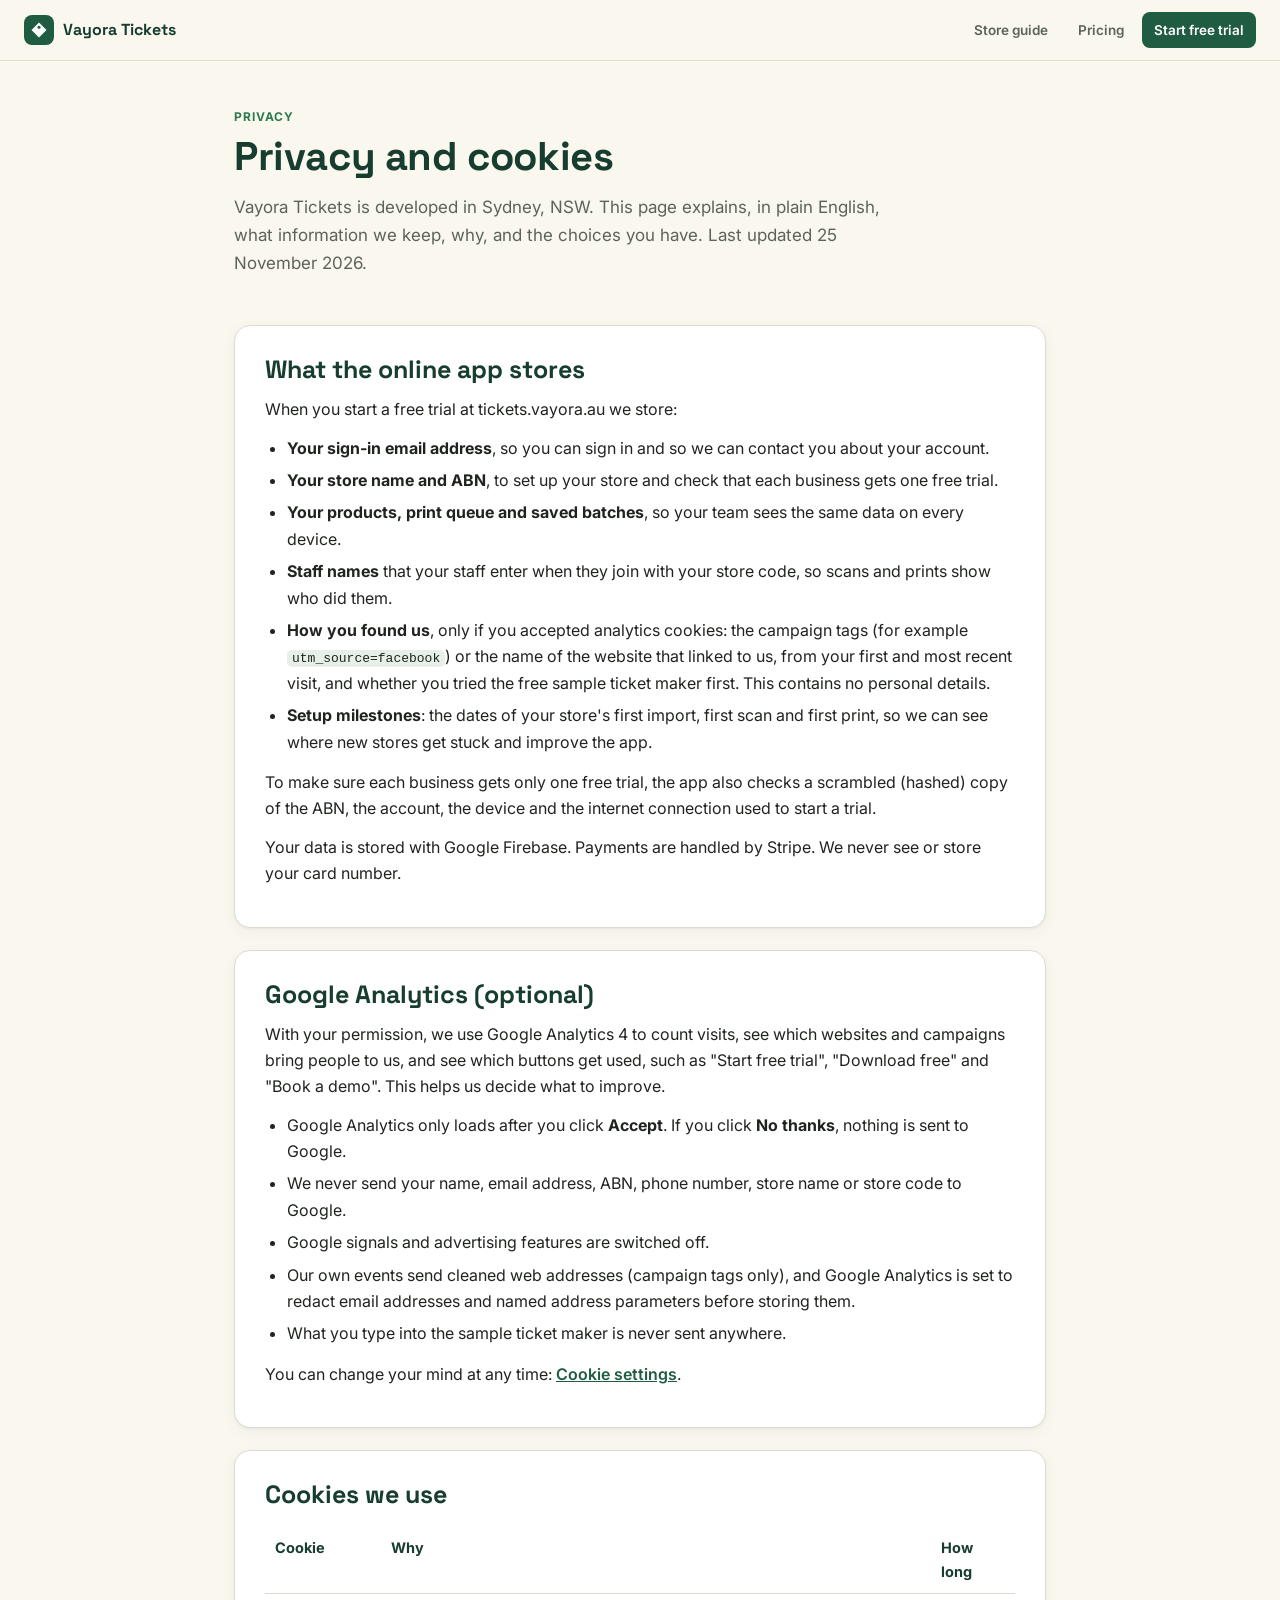
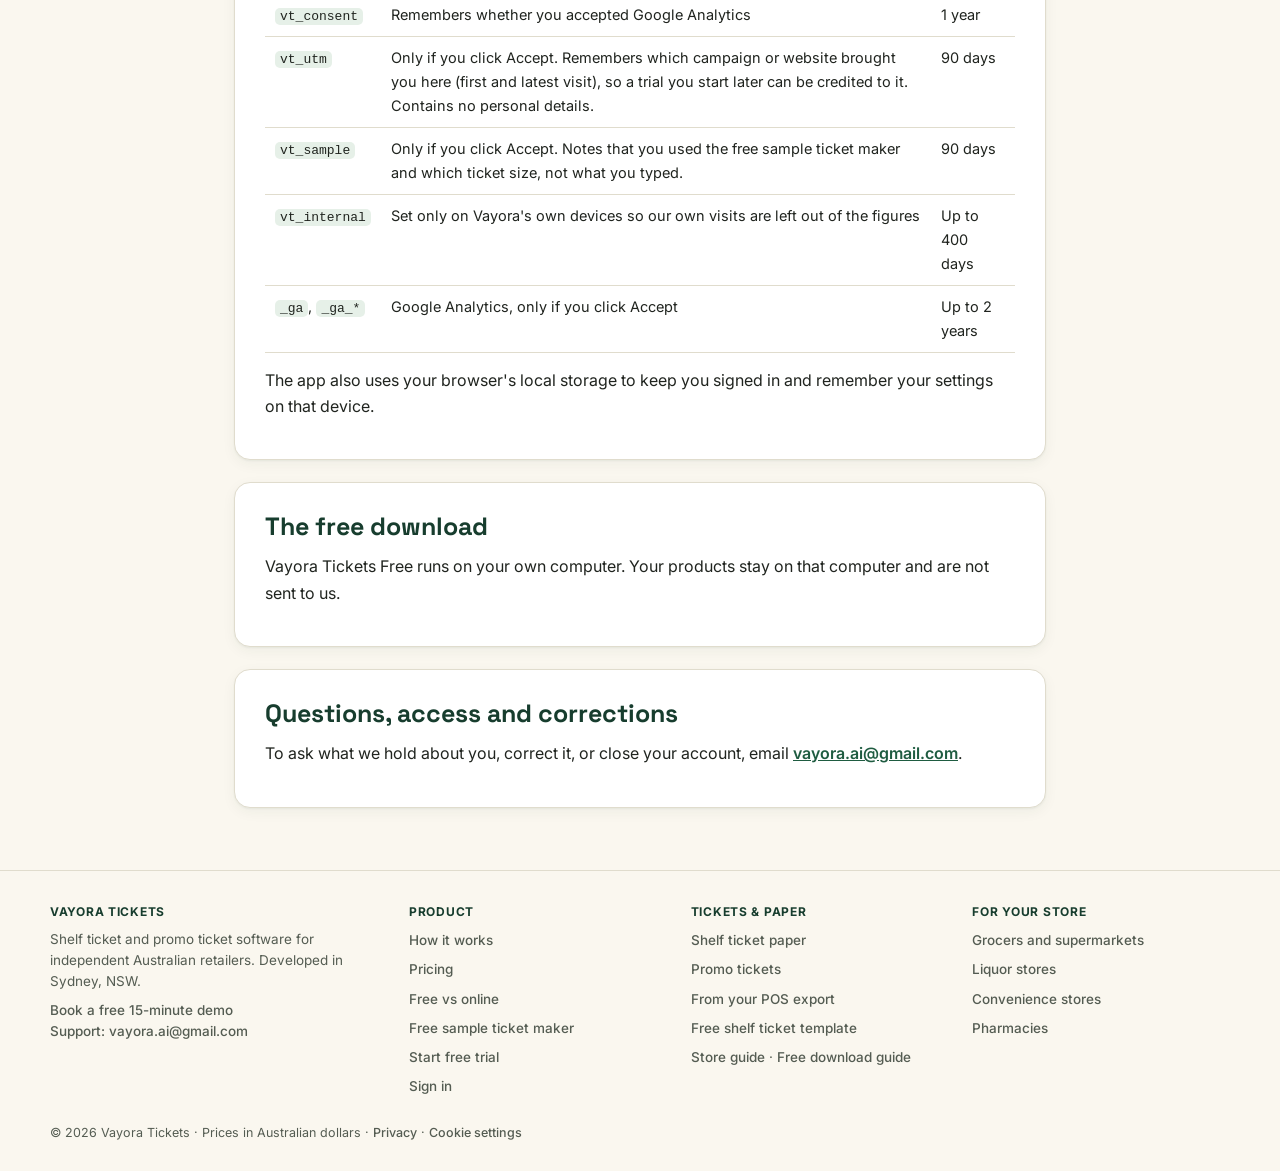
<file: privacy/index.html>
<!DOCTYPE html>
<html lang="en-AU">
<head>
<meta charset="UTF-8">
<meta name="viewport" content="width=device-width, initial-scale=1.0">
<title>Privacy and cookies — Vayora Tickets</title>
<meta name="description" content="How Vayora Tickets handles your information: what the app stores, how optional Google Analytics works, and the cookies we use.">
<link rel="canonical" href="https://vayora.au/privacy/">
<meta property="og:title" content="Privacy and cookies — Vayora Tickets">
<meta property="og:description" content="What Vayora Tickets stores, optional Google Analytics, and cookies.">
<meta property="og:image" content="https://vayora.au/og-image.png">
<meta property="og:image:width" content="1200">
<meta property="og:image:height" content="630">
<meta property="og:type" content="article">
<meta property="og:url" content="https://vayora.au/privacy/">
<meta property="og:site_name" content="Vayora Tickets">
<meta property="og:locale" content="en_AU">
<meta name="twitter:card" content="summary_large_image">
<link rel="icon" href="https://tickets.vayora.au/icon-192.png" type="image/png">
<link rel="preconnect" href="https://fonts.googleapis.com">
<link href="https://fonts.googleapis.com/css2?family=Space+Grotesk:wght@500;600;700&family=Inter:wght@400;500;600;700&display=swap" rel="stylesheet">
<link rel="stylesheet" href="/assets/landing.css">
<style id="site-footer-css">
footer.site{border-top:1px solid #e0dccd;padding:34px 32px 30px;font-size:13.5px;color:#545c52;text-align:left;font-family:Inter,system-ui,sans-serif;}
footer.site .foot-in{max-width:1180px;margin:0 auto;display:grid;grid-template-columns:1.3fr 1fr 1fr 1fr;gap:24px;}
footer.site h2{font-family:Inter,system-ui,sans-serif;font-size:12px;text-transform:uppercase;letter-spacing:.06em;color:#173d2e;margin:0 0 10px;}
footer.site ul{list-style:none;margin:0;padding:0;}
footer.site li{margin:0 0 7px;}
footer.site a{color:#545c52;text-decoration:none;font-weight:500;}
footer.site a:hover{color:#1f5c41;text-decoration:underline;}
footer.site p{margin:0 0 8px;line-height:1.55;}
footer.site .foot-legal{max-width:1180px;margin:18px auto 0;font-size:12.5px;}
@media (max-width:860px){footer.site .foot-in{grid-template-columns:1fr 1fr;}}
@media (max-width:520px){footer.site{padding:28px 20px;}footer.site .foot-in{grid-template-columns:1fr;}}
@media print{footer.site{display:none;}}
.try-line{font-size:14px;color:#545c52;margin:12px 0 0;}
.try-line a{color:#1f5c41;font-weight:600;}

</style>
<script src="/assets/vt-analytics.js" defer></script>
<style>.table-wrap{overflow-x:auto;}table.ref{width:100%;border-collapse:collapse;font-size:14.5px;margin:6px 0 14px;}table.ref th,table.ref td{border-bottom:1px solid var(--line);padding:9px 10px;text-align:left;vertical-align:top;}table.ref th{color:var(--green-900);}code{font-size:13px;background:var(--green-100);padding:1px 5px;border-radius:5px;}</style>
</head>
<body>
<header class="top">
  <a class="brand" href="/"><span class="mark"><svg width="18" height="18" viewBox="0 0 24 24" fill="none"><path d="M12 2L22 12L12 22L2 12L12 2Z" fill="#fff"/><circle cx="12" cy="8.2" r="2" fill="#1f5c41"/></svg></span><span>Vayora Tickets</span></a>
  <nav><a href="/guide/">Store guide</a><a class="keep" href="/#pricing">Pricing</a><a class="cta" href="https://tickets.vayora.au/?signup=1">Start free trial</a></nav>
</header>

<div class="cover" role="region" aria-label="Introduction">
  <div class="kicker">Privacy</div>
  <h1>Privacy and cookies</h1>
  <p class="sub">Vayora Tickets is developed in Sydney, NSW. This page explains, in plain English, what information we keep, why, and the choices you have. Last updated 25 November 2026.</p>
</div>
<main>
<section>
<h2>What the online app stores</h2>
<p>When you start a free trial at tickets.vayora.au we store:</p>
<ul>
<li><b>Your sign-in email address</b>, so you can sign in and so we can contact you about your account.</li>
<li><b>Your store name and ABN</b>, to set up your store and check that each business gets one free trial.</li>
<li><b>Your products, print queue and saved batches</b>, so your team sees the same data on every device.</li>
<li><b>Staff names</b> that your staff enter when they join with your store code, so scans and prints show who did them.</li>
<li><b>How you found us</b>, only if you accepted analytics cookies: the campaign tags (for example <code>utm_source=facebook</code>) or the name of the website that linked to us, from your first and most recent visit, and whether you tried the free sample ticket maker first. This contains no personal details.</li>
<li><b>Setup milestones</b>: the dates of your store's first import, first scan and first print, so we can see where new stores get stuck and improve the app.</li>
</ul>
<p>To make sure each business gets only one free trial, the app also checks a scrambled (hashed) copy of the ABN, the account, the device and the internet connection used to start a trial.</p>
<p>Your data is stored with Google Firebase. Payments are handled by Stripe. We never see or store your card number.</p>
</section>
<section>
<h2>Google Analytics (optional)</h2>
<p>With your permission, we use Google Analytics 4 to count visits, see which websites and campaigns bring people to us, and see which buttons get used, such as "Start free trial", "Download free" and "Book a demo". This helps us decide what to improve.</p>
<ul>
<li>Google Analytics only loads after you click <b>Accept</b>. If you click <b>No thanks</b>, nothing is sent to Google.</li>
<li>We never send your name, email address, ABN, phone number, store name or store code to Google.</li>
<li>Google signals and advertising features are switched off.</li>
<li>Our own events send cleaned web addresses (campaign tags only), and Google Analytics is set to redact email addresses and named address parameters before storing them.</li>
<li>What you type into the sample ticket maker is never sent anywhere.</li>
</ul>
<p>You can change your mind at any time: <a href="#" data-vt-consent-open>Cookie settings</a>.</p>
</section>
<section>
<h2>Cookies we use</h2>
<div class="table-wrap"><table class="ref">
<tr><th>Cookie</th><th>Why</th><th>How long</th></tr>
<tr><td><code>vt_consent</code></td><td>Remembers whether you accepted Google Analytics</td><td>1 year</td></tr>
<tr><td><code>vt_utm</code></td><td>Only if you click Accept. Remembers which campaign or website brought you here (first and latest visit), so a trial you start later can be credited to it. Contains no personal details.</td><td>90 days</td></tr>
<tr><td><code>vt_sample</code></td><td>Only if you click Accept. Notes that you used the free sample ticket maker and which ticket size, not what you typed.</td><td>90 days</td></tr>
<tr><td><code>vt_internal</code></td><td>Set only on Vayora's own devices so our own visits are left out of the figures</td><td>Up to 400 days</td></tr>
<tr><td><code>_ga</code>, <code>_ga_*</code></td><td>Google Analytics, only if you click Accept</td><td>Up to 2 years</td></tr>
</table></div>
<p>The app also uses your browser's local storage to keep you signed in and remember your settings on that device.</p>
</section>
<section>
<h2>The free download</h2>
<p>Vayora Tickets Free runs on your own computer. Your products stay on that computer and are not sent to us.</p>
</section>
<section>
<h2>Questions, access and corrections</h2>
<p>To ask what we hold about you, correct it, or close your account, email <a href="mailto:vayora.ai@gmail.com">vayora.ai@gmail.com</a>.</p>
</section>
</main>

<footer class="site">
  <div class="foot-in">
    <div>
      <h2>Vayora Tickets</h2>
      <p>Shelf ticket and promo ticket software for independent Australian retailers. Developed in Sydney, NSW.</p>
      <p><a href="mailto:tarun@vayora.au?subject=Vayora%20Tickets%20%E2%80%94%20Demo%20Request&amp;body=Hi%20Tarun%2C%0D%0A%0D%0AI%27d%20like%20to%20book%20a%20free%2015-minute%20demo%20of%20Vayora%20Tickets.%0D%0A%0D%0AStore%20name%20(optional)%3A%20%0D%0ASuburb%20(optional)%3A%20%0D%0AContact%20number%20(optional)%3A%20%0D%0APreferred%20day%20and%20time%20(optional)%3A%20%0D%0A%0D%0AThanks" data-ev="demo_request" data-loc="footer">Book a free 15-minute demo</a><br><a href="mailto:vayora.ai@gmail.com">Support: vayora.ai@gmail.com</a></p>
    </div>
    <nav aria-label="Product">
      <h2>Product</h2>
      <ul>
        <li><a href="/#how-it-works">How it works</a></li>
        <li><a class="keep" href="/#pricing">Pricing</a></li>
        <li><a href="/#free">Free vs online</a></li>
        <li><a href="/try-a-ticket/">Free sample ticket maker</a></li>
        <li><a href="https://tickets.vayora.au/?signup=1">Start free trial</a></li>
        <li><a href="https://tickets.vayora.au">Sign in</a></li>
      </ul>
    </nav>
    <nav aria-label="Tickets and paper">
      <h2>Tickets &amp; paper</h2>
      <ul>
        <li><a href="/shelf-ticket-paper/">Shelf ticket paper</a></li>
        <li><a href="/promo-tickets/">Promo tickets</a></li>
        <li><a href="/pos-export-shelf-tickets/">From your POS export</a></li>
        <li><a href="/shelf-ticket-template/">Free shelf ticket template</a></li>
        <li><a href="/guide/">Store guide</a> · <a href="/guide-free/">Free download guide</a></li>
      </ul>
    </nav>
    <nav aria-label="Store types">
      <h2>For your store</h2>
      <ul>
        <li><a href="/grocery-shelf-tickets/">Grocers and supermarkets</a></li>
        <li><a href="/liquor-store-shelf-tickets/">Liquor stores</a></li>
        <li><a href="/convenience-store-shelf-tickets/">Convenience stores</a></li>
        <li><a href="/pharmacy-shelf-tickets/">Pharmacies</a></li>
      </ul>
    </nav>
  </div>
  <p class="foot-legal">© 2026 Vayora Tickets · Prices in Australian dollars · <a href="/privacy/">Privacy</a> · <a href="#" data-vt-consent-open>Cookie settings</a></p>
</footer>
</body>
</html>
</file>
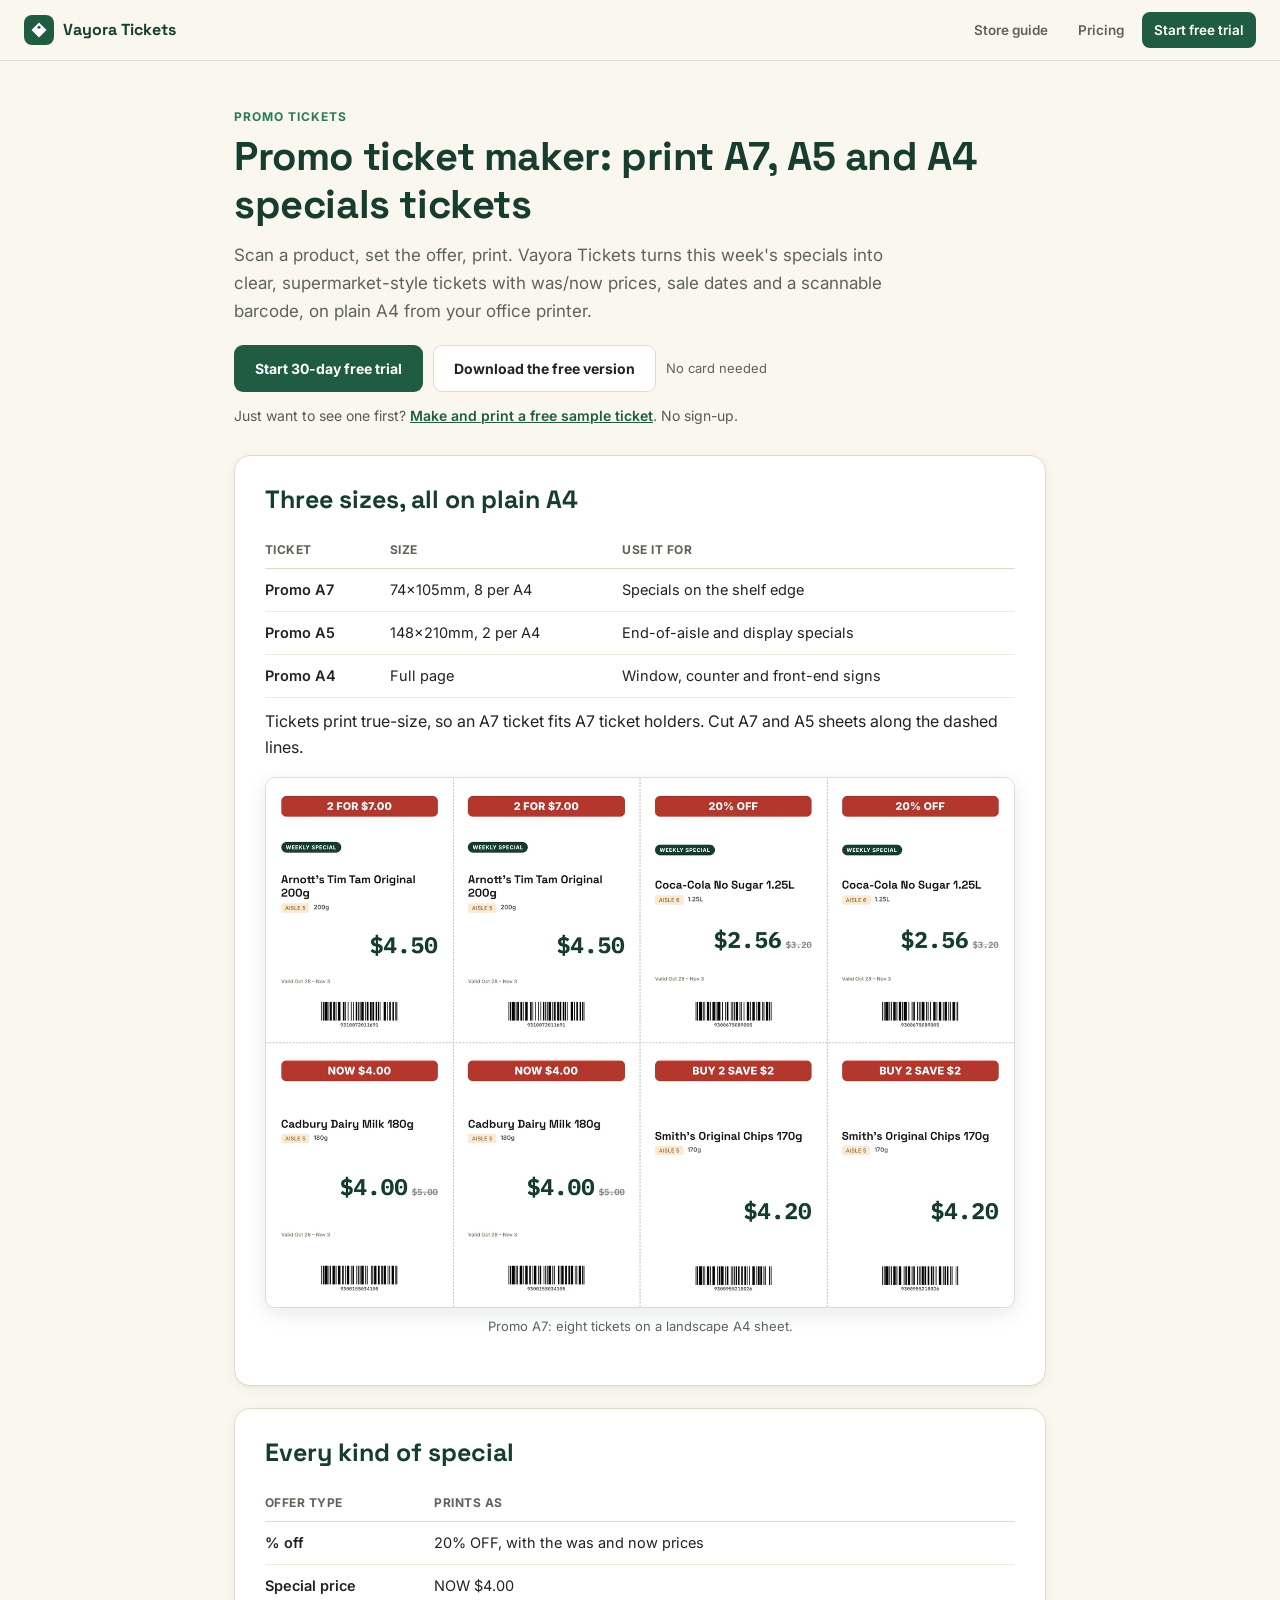
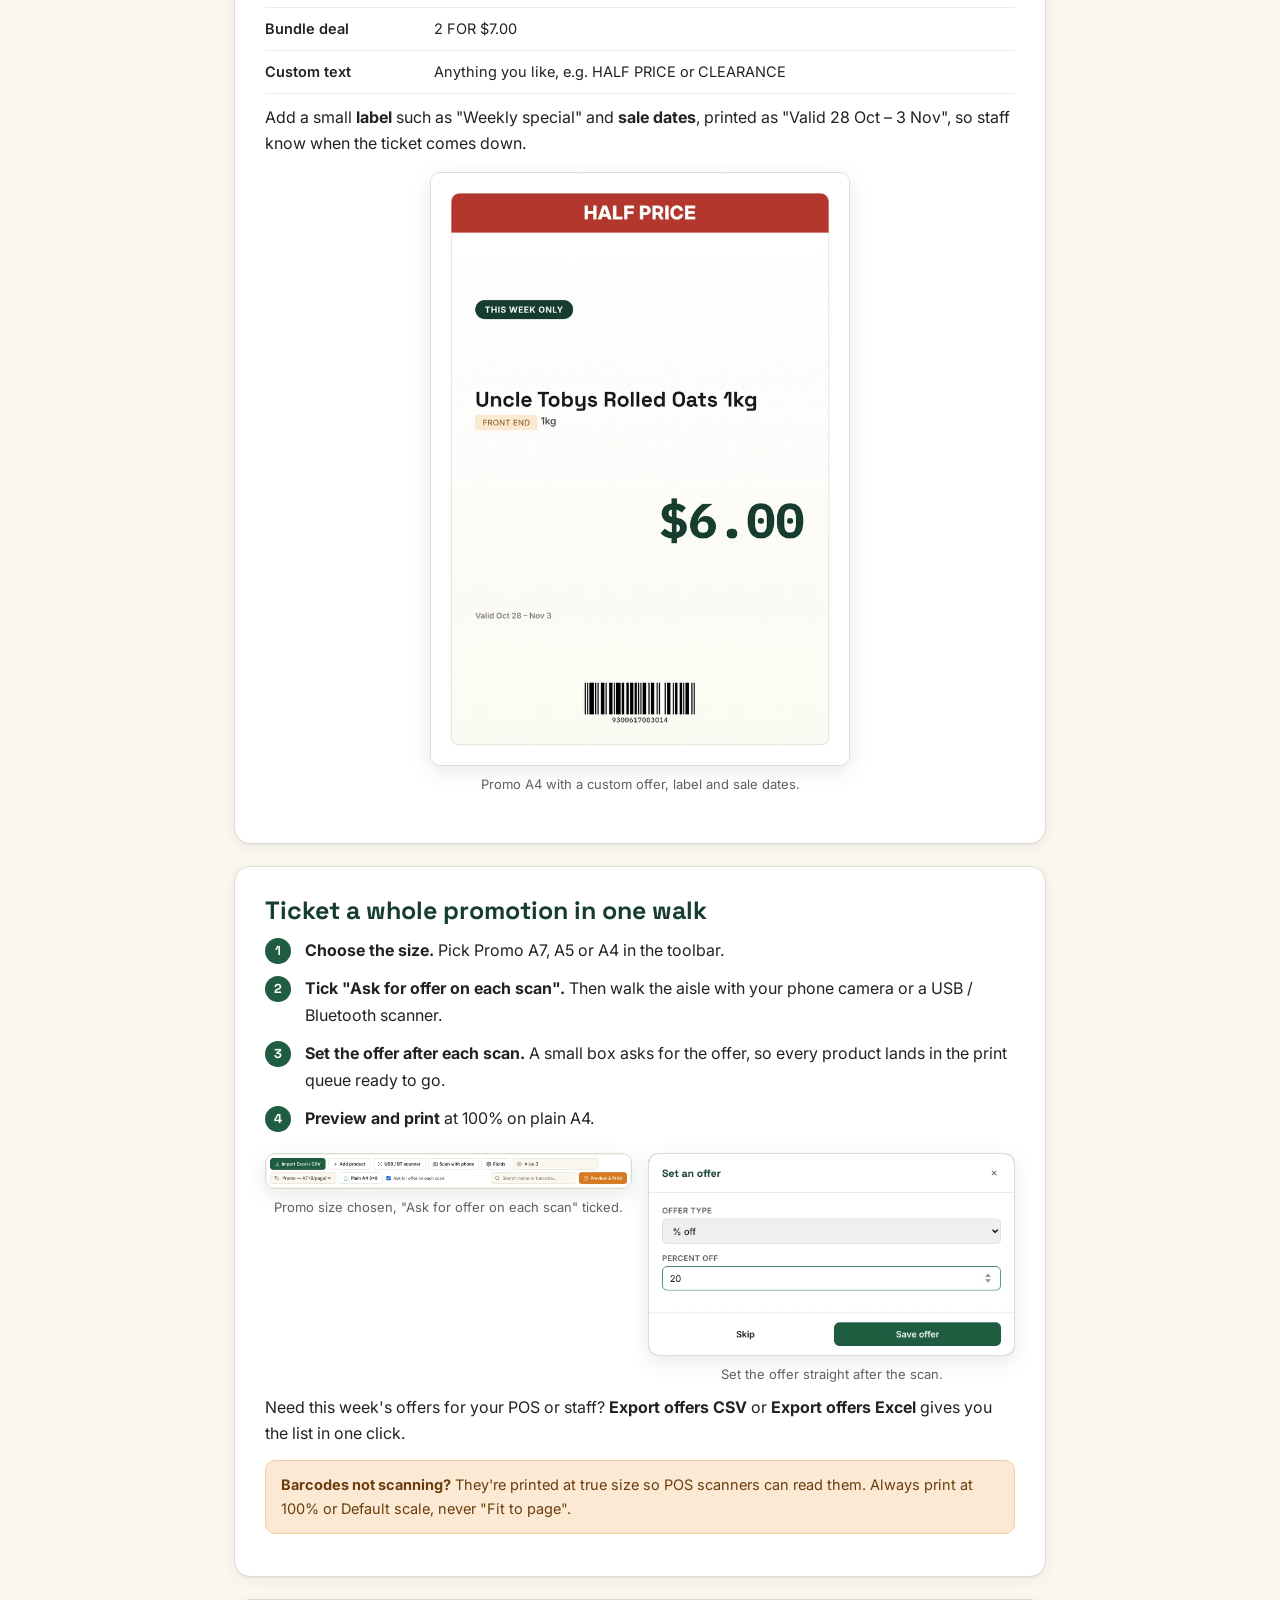
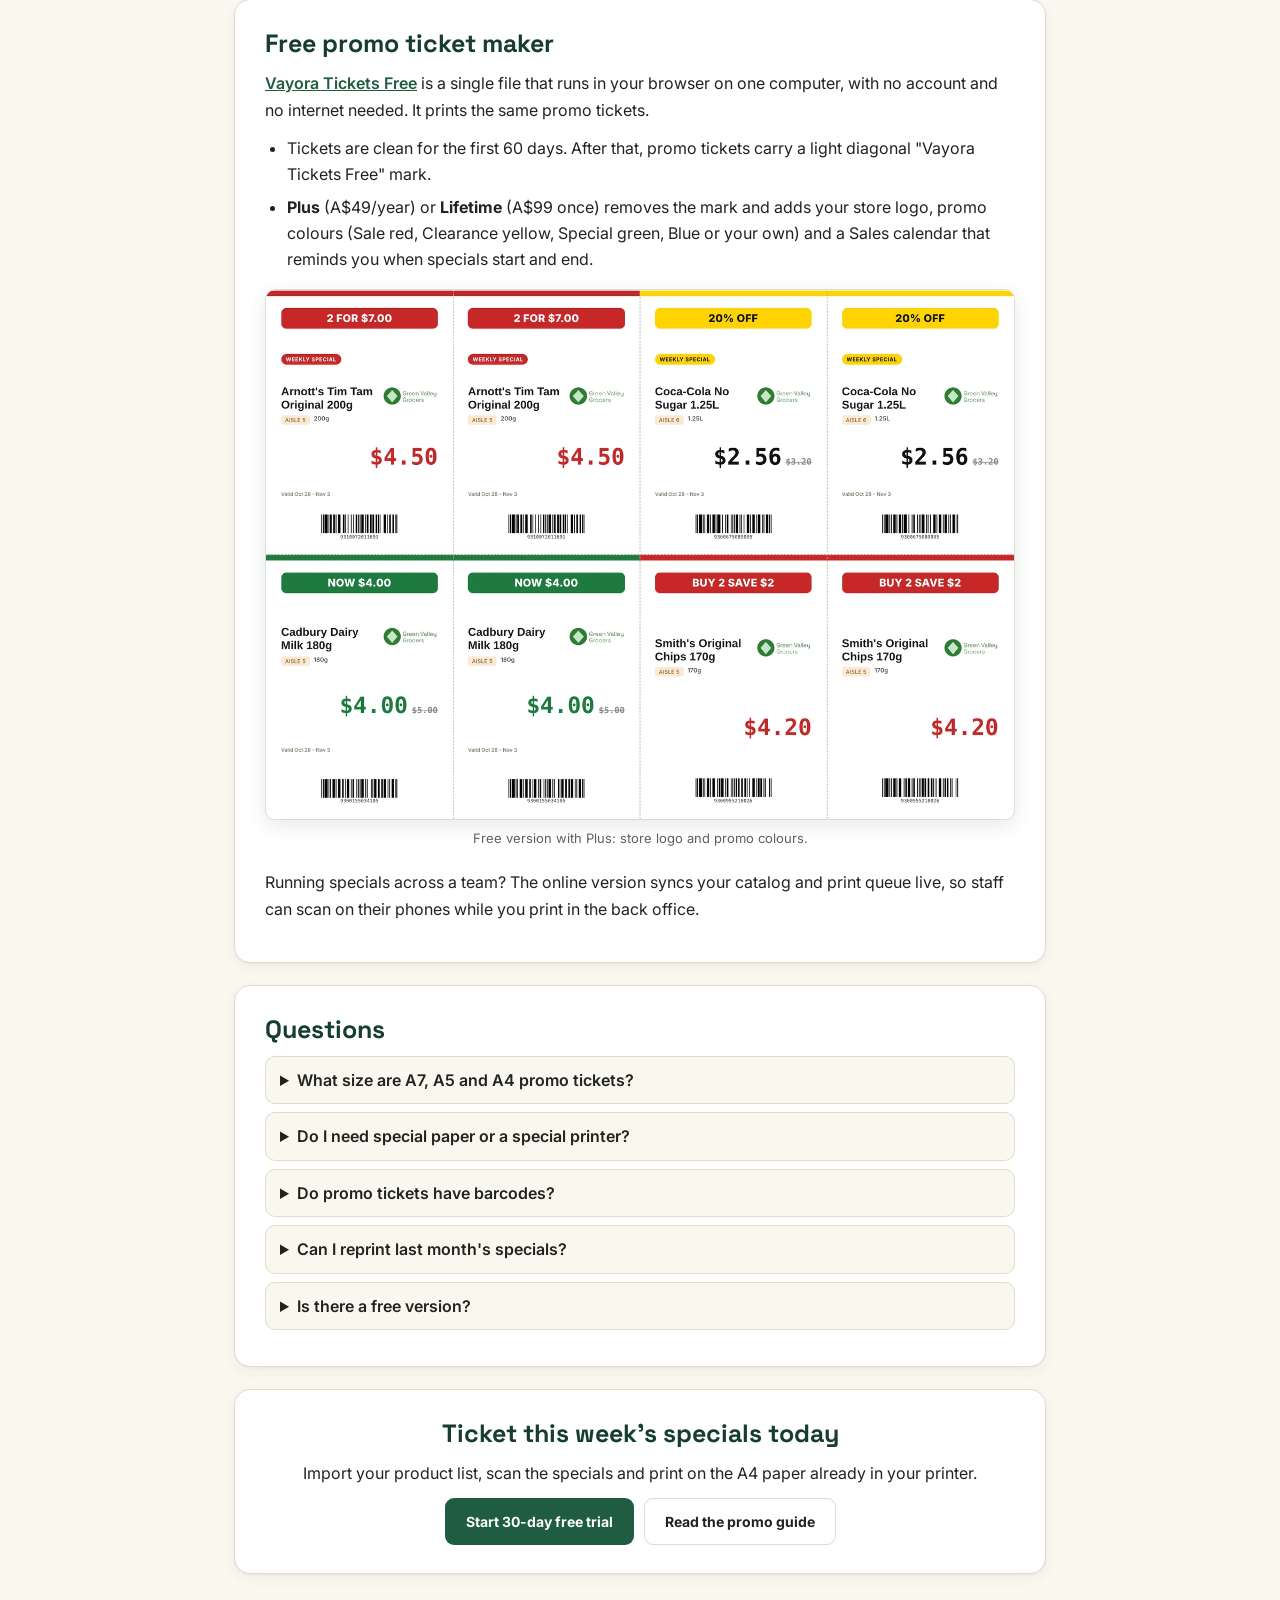
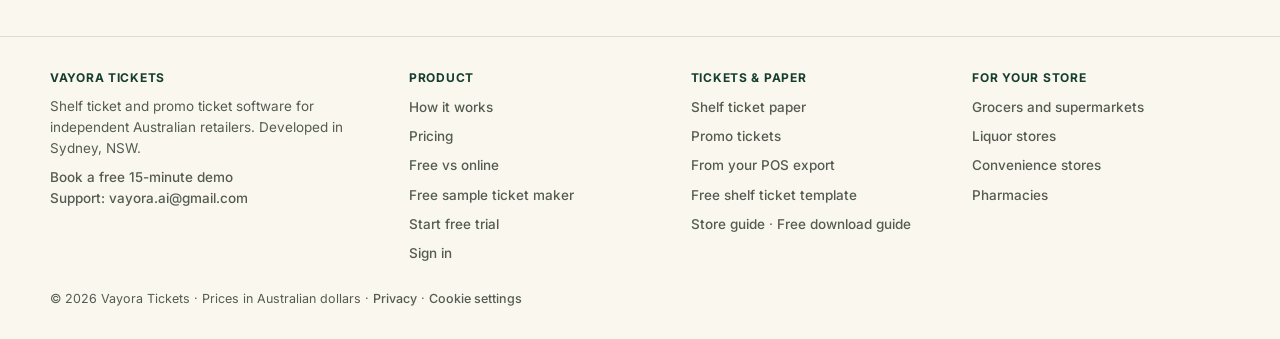
<file: promo-tickets/index.html>
<!DOCTYPE html>
<html lang="en-AU">
<head>
<meta charset="UTF-8">
<meta name="viewport" content="width=device-width, initial-scale=1.0">
<title>Promo ticket maker: print A7, A5 and A4 specials tickets — Vayora Tickets</title>
<meta name="description" content="Make supermarket-style promo tickets on any office printer: A7, A5 and A4 specials with % off, was/now prices, 2 for $X bundle deals, sale dates and scannable barcodes. Scan a product, set the offer, print.">
<link rel="canonical" href="https://vayora.au/promo-tickets/">
<meta property="og:title" content="Promo ticket maker: A7, A5 and A4 specials tickets">
<meta property="og:description" content="% off, was/now, 2 for $X and custom offers with sale dates, printed true-size on plain A4. Scan a product, set the offer, print.">
<meta property="og:image" content="https://vayora.au/og-image.png">
<meta property="og:image:width" content="1200">
<meta property="og:image:height" content="630">
<meta property="og:type" content="article">
<meta property="og:url" content="https://vayora.au/promo-tickets/">
<meta property="og:site_name" content="Vayora Tickets">
<meta property="og:locale" content="en_AU">
<meta name="twitter:card" content="summary_large_image">
<link rel="icon" href="https://tickets.vayora.au/icon-192.png" type="image/png">
<link rel="preconnect" href="https://fonts.googleapis.com">
<link href="https://fonts.googleapis.com/css2?family=Space+Grotesk:wght@500;600;700&family=Inter:wght@400;500;600;700&display=swap" rel="stylesheet">
<script type="application/ld+json">
{
  "@context": "https://schema.org",
  "@graph": [
    {
      "@type": "BreadcrumbList",
      "itemListElement": [
        {"@type": "ListItem", "position": 1, "name": "Vayora Tickets", "item": "https://vayora.au/"},
        {"@type": "ListItem", "position": 2, "name": "Promo ticket maker", "item": "https://vayora.au/promo-tickets/"}
      ]
    },
    {
      "@type": "FAQPage",
      "mainEntity": [
        {"@type": "Question", "name": "What size are A7, A5 and A4 promo tickets?", "acceptedAnswer": {"@type": "Answer", "text": "A7 is 74×105mm and prints 8 per A4 sheet. A5 is 148×210mm and prints 2 per A4 sheet. A4 is a full page. All three print true-size on plain A4 paper."}},
        {"@type": "Question", "name": "What kinds of offers can I print?", "acceptedAnswer": {"@type": "Answer", "text": "Percentage off with was and now prices (20% OFF), a special price (NOW $4.00), a bundle deal (2 FOR $7.00) or your own text such as HALF PRICE. Each ticket can also show a small label like Weekly special and sale dates such as Valid 28 Oct – 3 Nov."}},
        {"@type": "Question", "name": "Do I need special paper or a special printer?", "acceptedAnswer": {"@type": "Answer", "text": "No. Promo tickets print on plain A4 from any normal office printer, inkjet or laser. Cut A7 and A5 tickets along the dashed lines."}},
        {"@type": "Question", "name": "Do promo tickets have barcodes?", "acceptedAnswer": {"@type": "Answer", "text": "Yes. Every ticket has a scannable EAN barcode printed at true size. Print at 100% or Default scale, not Fit to page, so POS scanners can read it."}},
        {"@type": "Question", "name": "Is there a free promo ticket maker?", "acceptedAnswer": {"@type": "Answer", "text": "Yes. Vayora Tickets Free runs on one computer with no account and prints the same promo tickets. Tickets are clean for the first 60 days; after that promo tickets carry a light diagonal Vayora Tickets Free mark, which Plus (A$49/year) or Lifetime (A$99 once) removes."}}
      ]
    }
  ]
}
</script>
<style>
:root{--green-900:#173d2e;--green-700:#1f5c41;--green-600:#2d7a52;--green-100:#e6f0e8;--cream:#faf7ef;--paper:#fff;--ink:#20241f;--ink-soft:#5c6459;--line:#e0dccd;--amber:#d97a1f;--amber-100:#fbe9d4;}
*{box-sizing:border-box;}
body{margin:0;background:var(--cream);color:var(--ink);font-family:Inter,system-ui,sans-serif;font-size:16px;line-height:1.65;-webkit-font-smoothing:antialiased;}
a{color:var(--green-700);font-weight:600;}
h1,h2,h3{font-family:'Space Grotesk',system-ui,sans-serif;color:var(--green-900);line-height:1.2;}
.top{position:sticky;top:0;z-index:5;display:flex;align-items:center;justify-content:space-between;gap:12px;padding:12px 24px;background:rgba(250,247,239,.94);backdrop-filter:blur(6px);border-bottom:1px solid var(--line);}
.brand{display:flex;align-items:center;gap:9px;text-decoration:none;color:var(--green-900);font-family:'Space Grotesk',sans-serif;font-weight:700;font-size:16px;}
.brand .mark{width:30px;height:30px;border-radius:8px;background:var(--green-700);display:flex;align-items:center;justify-content:center;}
.top nav{display:flex;gap:6px;align-items:center;flex-wrap:wrap;}
.top nav a{font-size:13.5px;text-decoration:none;padding:7px 12px;border-radius:8px;color:var(--ink-soft);}
.top nav a:hover{color:var(--green-700);}
.top nav a.cta{background:var(--green-700);color:#fff;}
.cover{max-width:860px;margin:0 auto;padding:46px 24px 6px;}
.cover .kicker{font-size:12px;font-weight:700;letter-spacing:.08em;text-transform:uppercase;color:var(--green-600);}
.cover h1{font-size:40px;margin:6px 0 12px;letter-spacing:-.4px;}
.cover .sub{font-size:17px;color:var(--ink-soft);max-width:680px;margin:0 0 20px;}
.btns{display:flex;gap:10px;flex-wrap:wrap;}
.btn{display:inline-flex;align-items:center;padding:11px 20px;border-radius:9px;font-size:14px;font-weight:700;text-decoration:none;border:1px solid transparent;}
.btn.primary{background:var(--green-700);color:#fff;}
.btn.primary:hover{background:var(--green-900);}
.btn.ghost{border-color:var(--line);color:var(--ink);background:var(--paper);}
.btn.ghost:hover{border-color:var(--green-600);color:var(--green-700);}
.btns .note{font-size:13px;color:var(--ink-soft);align-self:center;}
main{max-width:860px;margin:0 auto;padding:22px 24px 40px;}
main section{background:var(--paper);border:1px solid var(--line);border-radius:16px;padding:28px 30px;margin-bottom:22px;box-shadow:0 1px 2px rgba(23,61,46,.05),0 4px 14px rgba(23,61,46,.05);}
main h2{font-size:25px;margin:0 0 12px;}
main h3{font-size:17.5px;margin:22px 0 8px;}
main p{margin:0 0 12px;}
main ul,main ol{margin:0 0 14px;padding-left:22px;}
main li{margin:0 0 6px;}
.steps{counter-reset:s;list-style:none;padding-left:0;}
.steps > li{counter-increment:s;position:relative;padding-left:40px;margin-bottom:12px;}
.steps > li:before{content:counter(s);position:absolute;left:0;top:1px;width:26px;height:26px;border-radius:50%;background:var(--green-700);color:#fff;font:700 13px/26px 'Space Grotesk',sans-serif;text-align:center;}
.tip,.warn{border-radius:10px;padding:12px 15px;margin:14px 0;font-size:14.5px;}
.tip{background:var(--green-100);border:1px solid #cfe2d5;color:var(--green-900);}
.warn{background:var(--amber-100);border:1px solid #f0cfa6;color:#6b3d0d;}
figure.shot{margin:16px 0 20px;}
figure.shot img{display:block;width:100%;height:auto;border:1px solid var(--line);border-radius:10px;box-shadow:0 6px 20px rgba(23,61,46,.10);background:#fff;}
figure.shot.narrow img{max-width:420px;margin:0 auto;}
figure.shot figcaption{font-size:13px;color:var(--ink-soft);margin-top:8px;text-align:center;}
.pair{display:grid;grid-template-columns:1fr 1fr;gap:16px;align-items:start;}
.pair figure.shot{margin:8px 0;}
.table-wrap{overflow-x:auto;}
table.ref{width:100%;border-collapse:collapse;font-size:14.5px;margin:6px 0 10px;}
table.ref th{text-align:left;font-size:12px;text-transform:uppercase;letter-spacing:.04em;color:var(--ink-soft);border-bottom:1px solid var(--line);padding:8px 8px 8px 0;}
table.ref td{border-bottom:1px solid #efebdf;padding:9px 8px 9px 0;vertical-align:top;}
table.ref td:first-child{font-weight:600;padding-right:14px;}
details{border:1px solid var(--line);border-radius:10px;padding:10px 14px;margin:0 0 8px;background:var(--cream);}
details summary{cursor:pointer;font-weight:600;}
details p{margin:8px 0 2px;font-size:15px;}
.end{text-align:center;}
.end .btns{justify-content:center;}
footer{text-align:center;font-size:13px;color:var(--ink-soft);padding:0 24px 40px;}
footer p{margin:4px 0;}
@media (max-width:600px){
  .top{padding:10px 16px;}
  .top nav a:not(.cta):not(.keep){display:none;}
  .cover{padding:32px 16px 4px;}
  .cover h1{font-size:30px;}
  main{padding:18px 16px 32px;}
  main section{padding:22px 18px;}
  .pair{grid-template-columns:1fr;}
}
</style>
<style id="site-footer-css">
footer.site{border-top:1px solid #e0dccd;padding:34px 32px 30px;font-size:13.5px;color:#545c52;text-align:left;font-family:Inter,system-ui,sans-serif;}
footer.site .foot-in{max-width:1180px;margin:0 auto;display:grid;grid-template-columns:1.3fr 1fr 1fr 1fr;gap:24px;}
footer.site h2{font-family:Inter,system-ui,sans-serif;font-size:12px;text-transform:uppercase;letter-spacing:.06em;color:#173d2e;margin:0 0 10px;}
footer.site ul{list-style:none;margin:0;padding:0;}
footer.site li{margin:0 0 7px;}
footer.site a{color:#545c52;text-decoration:none;font-weight:500;}
footer.site a:hover{color:#1f5c41;text-decoration:underline;}
footer.site p{margin:0 0 8px;line-height:1.55;}
footer.site .foot-legal{max-width:1180px;margin:18px auto 0;font-size:12.5px;}
@media (max-width:860px){footer.site .foot-in{grid-template-columns:1fr 1fr;}}
@media (max-width:520px){footer.site{padding:28px 20px;}footer.site .foot-in{grid-template-columns:1fr;}}
@media print{footer.site{display:none;}}
.try-line{font-size:14px;color:#545c52;margin:12px 0 0;}
.try-line a{color:#1f5c41;font-weight:600;}

</style>
<script src="/assets/vt-analytics.js" defer></script>
</head>
<body>
<header class="top">
  <a class="brand" href="/"><span class="mark"><svg width="18" height="18" viewBox="0 0 24 24" fill="none"><path d="M12 2L22 12L12 22L2 12L12 2Z" fill="#fff"/><circle cx="12" cy="8.2" r="2" fill="#1f5c41"/></svg></span><span>Vayora Tickets</span></a>
  <nav><a href="/guide/">Store guide</a><a class="keep" href="/#pricing">Pricing</a><a class="cta" href="https://tickets.vayora.au/?signup=1">Start free trial</a></nav>
</header>

<div class="cover" role="region" aria-label="Introduction">
  <div class="kicker">Promo tickets</div>
  <h1>Promo ticket maker: print A7, A5 and A4 specials tickets</h1>
  <p class="sub">Scan a product, set the offer, print. Vayora Tickets turns this week's specials into clear, supermarket-style tickets with was/now prices, sale dates and a scannable barcode, on plain A4 from your office printer.</p>
  <div class="btns">
    <a class="btn primary" href="https://tickets.vayora.au/?signup=1">Start 30-day free trial</a>
    <a class="btn ghost" href="/free/Vayora-Tickets-Free.html">Download the free version</a>
    <span class="note">No card needed</span>
  </div>
  <p class="try-line">Just want to see one first? <a href="/try-a-ticket/">Make and print a free sample ticket</a>. No sign-up.</p>
</div>

<main>
<section>
<h2 id="sizes">Three sizes, all on plain A4</h2>
<div class="table-wrap">
<table class="ref">
  <tr><th>Ticket</th><th>Size</th><th>Use it for</th></tr>
  <tr><td>Promo A7</td><td>74×105mm, 8 per A4</td><td>Specials on the shelf edge</td></tr>
  <tr><td>Promo A5</td><td>148×210mm, 2 per A4</td><td>End-of-aisle and display specials</td></tr>
  <tr><td>Promo A4</td><td>Full page</td><td>Window, counter and front-end signs</td></tr>
</table>
</div>
<p>Tickets print true-size, so an A7 ticket fits A7 ticket holders. Cut A7 and A5 sheets along the dashed lines.</p>
<figure class="shot"><img src="/guide/img/o09b-a7-sheet.webp" alt="Eight A7 promo tickets with prices and barcodes on one A4 sheet" loading="lazy"><figcaption>Promo A7: eight tickets on a landscape A4 sheet.</figcaption></figure>
</section>

<section>
<h2 id="offers">Every kind of special</h2>
<div class="table-wrap">
<table class="ref">
  <tr><th>Offer type</th><th>Prints as</th></tr>
  <tr><td>% off</td><td>20% OFF, with the was and now prices</td></tr>
  <tr><td>Special price</td><td>NOW $4.00</td></tr>
  <tr><td>Bundle deal</td><td>2 FOR $7.00</td></tr>
  <tr><td>Custom text</td><td>Anything you like, e.g. HALF PRICE or CLEARANCE</td></tr>
</table>
</div>
<p>Add a small <b>label</b> such as "Weekly special" and <b>sale dates</b>, printed as "Valid 28 Oct – 3 Nov", so staff know when the ticket comes down.</p>
<figure class="shot narrow"><img src="/guide/img/o09c-a4-ticket.webp" alt="A4 promo ticket with a custom offer, label and sale dates" loading="lazy"><figcaption>Promo A4 with a custom offer, label and sale dates.</figcaption></figure>
</section>

<section>
<h2 id="how">Ticket a whole promotion in one walk</h2>
<ol class="steps">
  <li><b>Choose the size.</b> Pick Promo A7, A5 or A4 in the toolbar.</li>
  <li><b>Tick "Ask for offer on each scan".</b> Then walk the aisle with your phone camera or a USB / Bluetooth scanner.</li>
  <li><b>Set the offer after each scan.</b> A small box asks for the offer, so every product lands in the print queue ready to go.</li>
  <li><b>Preview and print</b> at 100% on plain A4.</li>
</ol>
<div class="pair">
<figure class="shot"><img src="/guide/img/o06-promo-toolbar.webp" alt="Promo A7 selected with Ask for offer on each scan ticked" loading="lazy"><figcaption>Promo size chosen, "Ask for offer on each scan" ticked.</figcaption></figure>
<figure class="shot"><img src="/guide/img/o07-offer-prompt.webp" alt="Set an offer box after scanning a product" loading="lazy"><figcaption>Set the offer straight after the scan.</figcaption></figure>
</div>
<p>Need this week's offers for your POS or staff? <b>Export offers CSV</b> or <b>Export offers Excel</b> gives you the list in one click.</p>
<div class="warn"><b>Barcodes not scanning?</b> They're printed at true size so POS scanners can read them. Always print at 100% or Default scale, never "Fit to page".</div>
</section>

<section>
<h2 id="free">Free promo ticket maker</h2>
<p><a href="/guide-free/">Vayora Tickets Free</a> is a single file that runs in your browser on one computer, with no account and no internet needed. It prints the same promo tickets.</p>
<ul>
  <li>Tickets are clean for the first 60 days. After that, promo tickets carry a light diagonal "Vayora Tickets Free" mark.</li>
  <li><b>Plus</b> (A$49/year) or <b>Lifetime</b> (A$99 once) removes the mark and adds your store logo, promo colours (Sale red, Clearance yellow, Special green, Blue or your own) and a Sales calendar that reminds you when specials start and end.</li>
</ul>
<figure class="shot"><img src="/guide-free/img/f11-plus-a7.webp" alt="A7 promo tickets with a store logo in Sale red, Clearance yellow and Special green" loading="lazy"><figcaption>Free version with Plus: store logo and promo colours.</figcaption></figure>
<p>Running specials across a team? The online version syncs your catalog and print queue live, so staff can scan on their phones while you print in the back office.</p>
</section>

<section>
<h2 id="faq">Questions</h2>
<details><summary>What size are A7, A5 and A4 promo tickets?</summary><p>A7 is 74×105mm (8 per A4), A5 is 148×210mm (2 per A4) and A4 is a full page. All print true-size on plain A4.</p></details>
<details><summary>Do I need special paper or a special printer?</summary><p>No. Any normal office printer that prints A4 works, inkjet or laser. For shelf tags on pre-cut sheets, see <a href="/shelf-ticket-paper/">supported shelf ticket paper</a>.</p></details>
<details><summary>Do promo tickets have barcodes?</summary><p>Yes, a scannable EAN barcode at true size on every ticket.</p></details>
<details><summary>Can I reprint last month's specials?</summary><p>Yes. Save the queue as a batch (e.g. "Weekly specials — 21 Oct") and reprint it any time.</p></details>
<details><summary>Is there a free version?</summary><p>Yes. <a href="/guide-free/">Vayora Tickets Free</a> prints the same promo tickets on one computer. See above for what happens after 60 days.</p></details>
</section>

<section class="end">
<h2>Ticket this week's specials today</h2>
<p>Import your product list, scan the specials and print on the A4 paper already in your printer.</p>
<div class="btns">
  <a class="btn primary" href="https://tickets.vayora.au/?signup=1">Start 30-day free trial</a>
  <a class="btn ghost" href="/guide/#promo">Read the promo guide</a>
</div>
</section>
</main>

<footer class="site">
  <div class="foot-in">
    <div>
      <h2>Vayora Tickets</h2>
      <p>Shelf ticket and promo ticket software for independent Australian retailers. Developed in Sydney, NSW.</p>
      <p><a href="mailto:tarun@vayora.au?subject=Vayora%20Tickets%20%E2%80%94%20Demo%20Request&amp;body=Hi%20Tarun%2C%0D%0A%0D%0AI%27d%20like%20to%20book%20a%20free%2015-minute%20demo%20of%20Vayora%20Tickets.%0D%0A%0D%0AStore%20name%20(optional)%3A%20%0D%0ASuburb%20(optional)%3A%20%0D%0AContact%20number%20(optional)%3A%20%0D%0APreferred%20day%20and%20time%20(optional)%3A%20%0D%0A%0D%0AThanks" data-ev="demo_request" data-loc="footer">Book a free 15-minute demo</a><br><a href="mailto:vayora.ai@gmail.com">Support: vayora.ai@gmail.com</a></p>
    </div>
    <nav aria-label="Product">
      <h2>Product</h2>
      <ul>
        <li><a href="/#how-it-works">How it works</a></li>
        <li><a class="keep" href="/#pricing">Pricing</a></li>
        <li><a href="/#free">Free vs online</a></li>
        <li><a href="/try-a-ticket/">Free sample ticket maker</a></li>
        <li><a href="https://tickets.vayora.au/?signup=1">Start free trial</a></li>
        <li><a href="https://tickets.vayora.au">Sign in</a></li>
      </ul>
    </nav>
    <nav aria-label="Tickets and paper">
      <h2>Tickets &amp; paper</h2>
      <ul>
        <li><a href="/shelf-ticket-paper/">Shelf ticket paper</a></li>
        <li><a href="/promo-tickets/">Promo tickets</a></li>
        <li><a href="/pos-export-shelf-tickets/">From your POS export</a></li>
        <li><a href="/shelf-ticket-template/">Free shelf ticket template</a></li>
        <li><a href="/guide/">Store guide</a> · <a href="/guide-free/">Free download guide</a></li>
      </ul>
    </nav>
    <nav aria-label="Store types">
      <h2>For your store</h2>
      <ul>
        <li><a href="/grocery-shelf-tickets/">Grocers and supermarkets</a></li>
        <li><a href="/liquor-store-shelf-tickets/">Liquor stores</a></li>
        <li><a href="/convenience-store-shelf-tickets/">Convenience stores</a></li>
        <li><a href="/pharmacy-shelf-tickets/">Pharmacies</a></li>
      </ul>
    </nav>
  </div>
  <p class="foot-legal">© 2026 Vayora Tickets · Prices in Australian dollars · <a href="/privacy/">Privacy</a> · <a href="#" data-vt-consent-open>Cookie settings</a></p>
</footer>
</body>
</html>
</file>
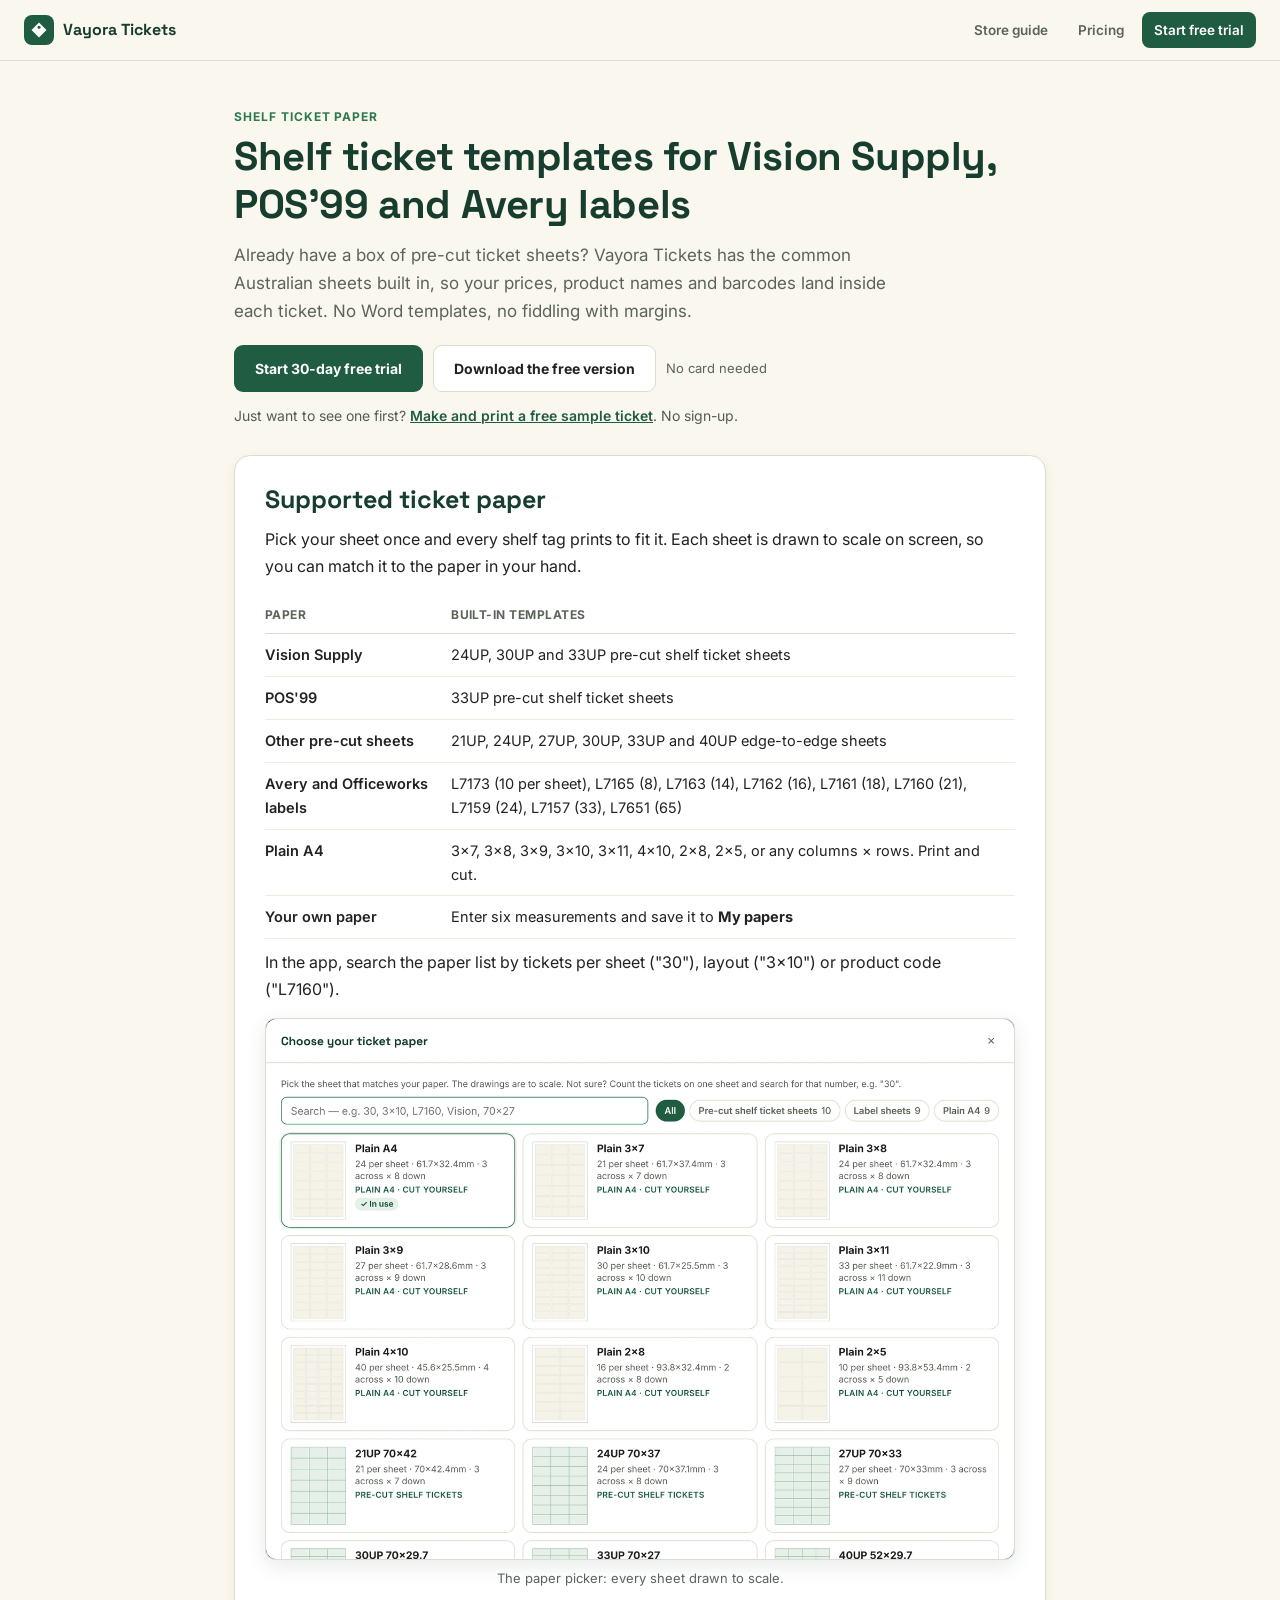
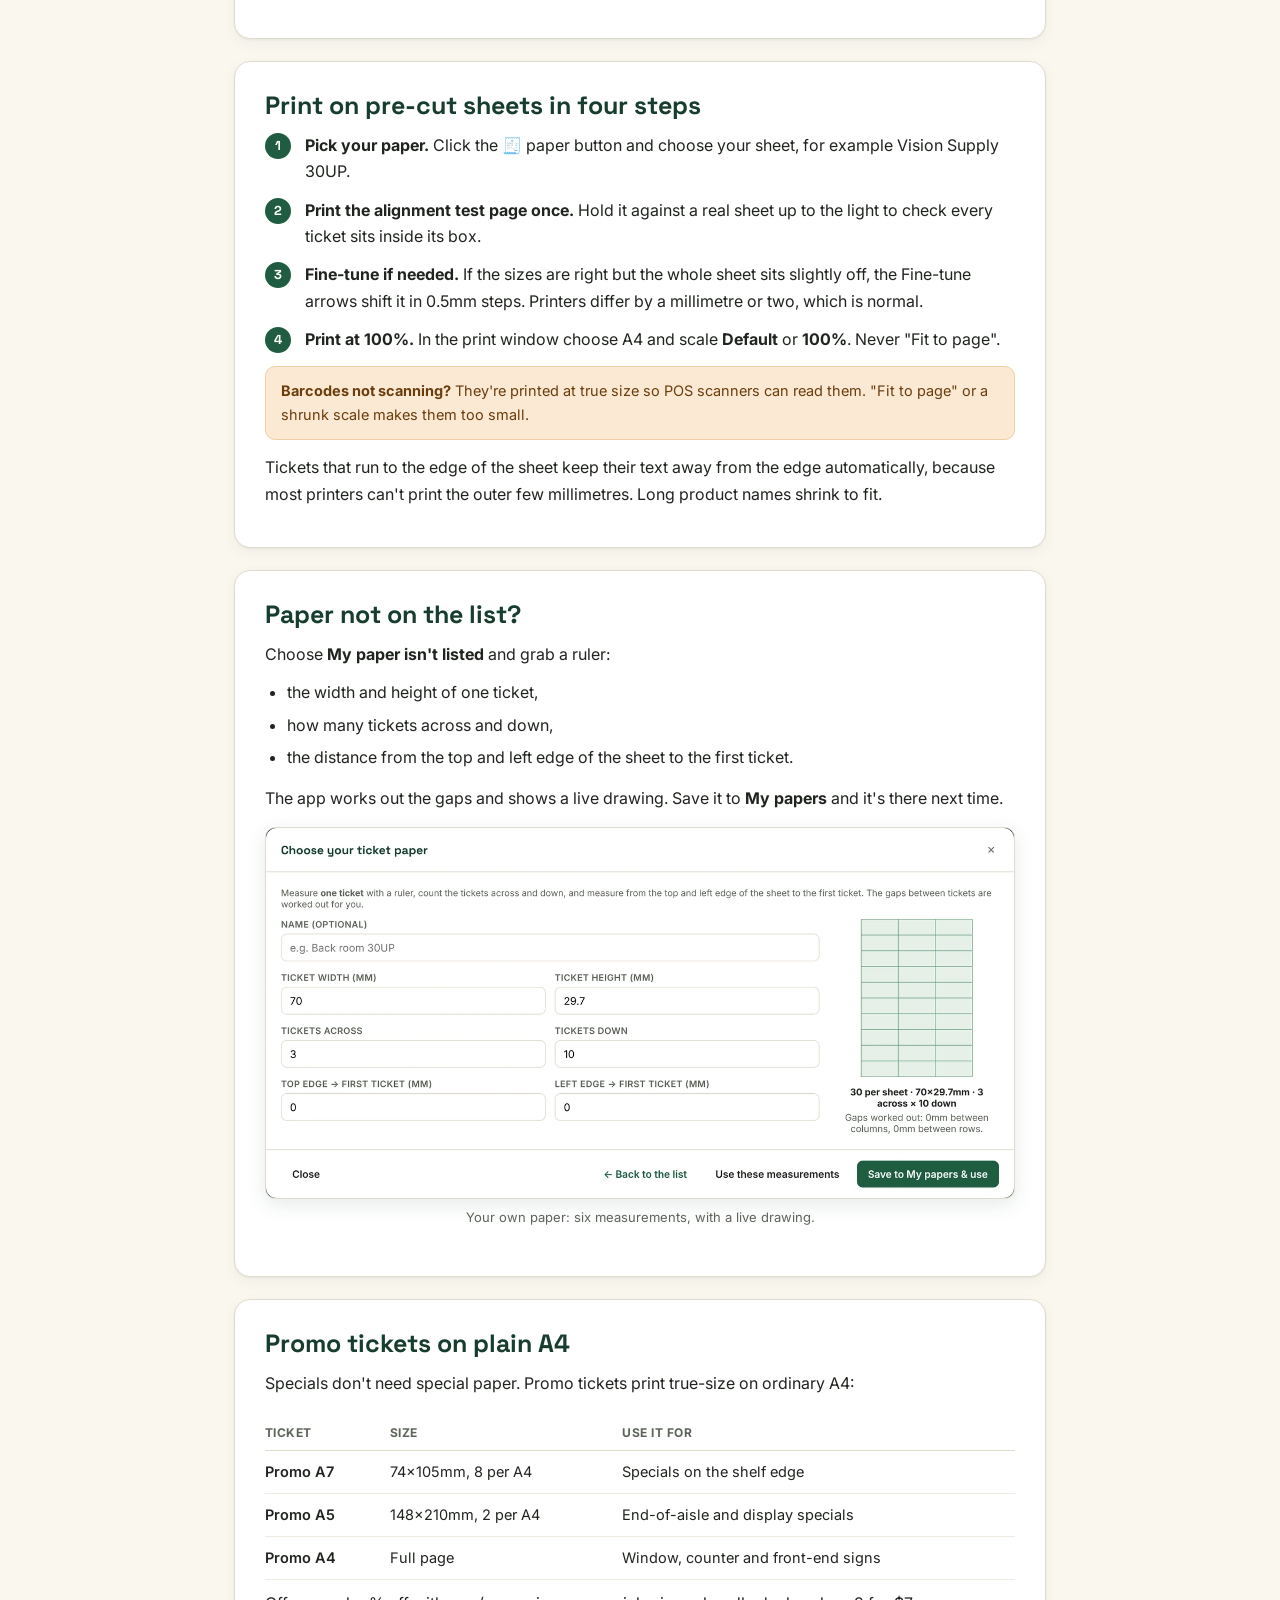
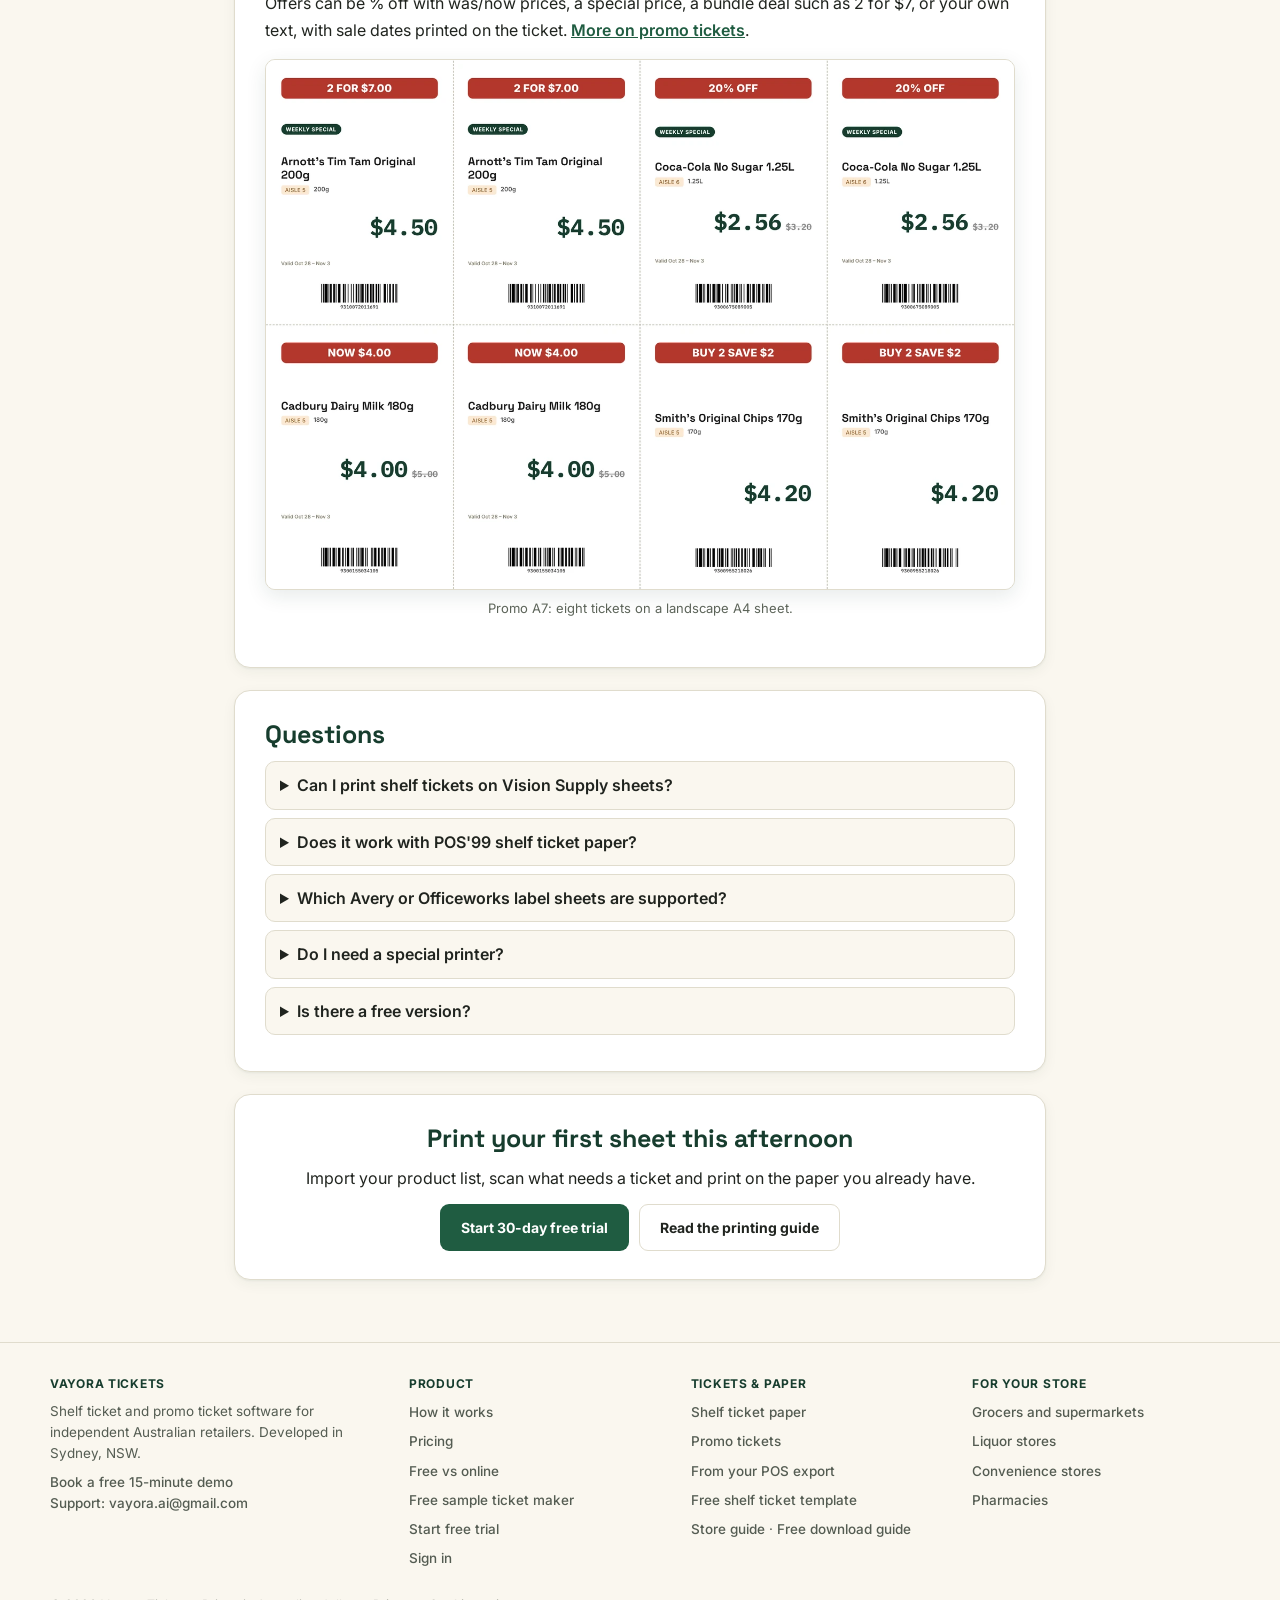
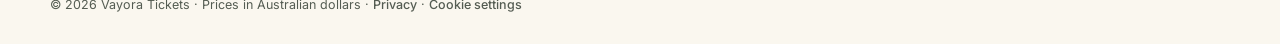
<file: shelf-ticket-paper/index.html>
<!DOCTYPE html>
<html lang="en-AU">
<head>
<meta charset="UTF-8">
<meta name="viewport" content="width=device-width, initial-scale=1.0">
<title>Shelf ticket templates for Vision Supply, POS'99 and Avery labels — Vayora Tickets</title>
<meta name="description" content="Print shelf tickets on Vision Supply 24UP, 30UP and 33UP, POS'99 33UP, Avery and Officeworks label sheets (L7160, L7159, L7157 and more) or plain A4. Built-in templates, alignment test page and your own sizes.">
<link rel="canonical" href="https://vayora.au/shelf-ticket-paper/">
<meta property="og:title" content="Shelf ticket templates for Vision Supply, POS'99 and Avery labels">
<meta property="og:description" content="Built-in templates for common Australian pre-cut shelf ticket sheets and label sheets, plus plain A4 and your own sizes.">
<meta property="og:image" content="https://vayora.au/og-image.png">
<meta property="og:image:width" content="1200">
<meta property="og:image:height" content="630">
<meta property="og:type" content="article">
<meta property="og:url" content="https://vayora.au/shelf-ticket-paper/">
<meta property="og:site_name" content="Vayora Tickets">
<meta property="og:locale" content="en_AU">
<meta name="twitter:card" content="summary_large_image">
<link rel="icon" href="https://tickets.vayora.au/icon-192.png" type="image/png">
<link rel="preconnect" href="https://fonts.googleapis.com">
<link href="https://fonts.googleapis.com/css2?family=Space+Grotesk:wght@500;600;700&family=Inter:wght@400;500;600;700&display=swap" rel="stylesheet">
<script type="application/ld+json">
{
  "@context": "https://schema.org",
  "@graph": [
    {
      "@type": "BreadcrumbList",
      "itemListElement": [
        {"@type": "ListItem", "position": 1, "name": "Vayora Tickets", "item": "https://vayora.au/"},
        {"@type": "ListItem", "position": 2, "name": "Shelf ticket paper and templates", "item": "https://vayora.au/shelf-ticket-paper/"}
      ]
    },
    {
      "@type": "FAQPage",
      "mainEntity": [
        {"@type": "Question", "name": "Can I print shelf tickets on Vision Supply sheets?", "acceptedAnswer": {"@type": "Answer", "text": "Yes. Vayora Tickets has built-in templates for Vision Supply 24UP, 30UP and 33UP pre-cut shelf ticket sheets. Pick the sheet, print the alignment test page once, then print your tickets."}},
        {"@type": "Question", "name": "Does it work with POS'99 shelf ticket paper?", "acceptedAnswer": {"@type": "Answer", "text": "Yes. POS'99 33UP sheets are built in as a template."}},
        {"@type": "Question", "name": "Which Avery or Officeworks label sheets are supported?", "acceptedAnswer": {"@type": "Answer", "text": "Avery and compatible labels sold at Officeworks: L7173 (10 per sheet), L7165 (8), L7163 (14), L7162 (16), L7161 (18), L7160 (21), L7159 (24), L7157 (33) and L7651 (65)."}},
        {"@type": "Question", "name": "My ticket paper isn't listed. Can I still use it?", "acceptedAnswer": {"@type": "Answer", "text": "Yes. Choose \"My paper isn't listed\", measure one ticket, count the tickets across and down, and measure from the top and left edge of the sheet to the first ticket. The app works out the gaps, and you can save the paper for next time."}},
        {"@type": "Question", "name": "Why don't my tickets line up with the pre-cut sheet?", "acceptedAnswer": {"@type": "Answer", "text": "Print at 100% or Default scale, never Fit to page. Print the alignment test page and hold it against a real sheet up to the light, then use the Fine-tune arrows to shift the whole sheet in 0.5mm steps. Printers differ by a millimetre or two, which is normal."}}
      ]
    }
  ]
}
</script>
<style>
:root{--green-900:#173d2e;--green-700:#1f5c41;--green-600:#2d7a52;--green-100:#e6f0e8;--cream:#faf7ef;--paper:#fff;--ink:#20241f;--ink-soft:#5c6459;--line:#e0dccd;--amber:#d97a1f;--amber-100:#fbe9d4;}
*{box-sizing:border-box;}
body{margin:0;background:var(--cream);color:var(--ink);font-family:Inter,system-ui,sans-serif;font-size:16px;line-height:1.65;-webkit-font-smoothing:antialiased;}
a{color:var(--green-700);font-weight:600;}
h1,h2,h3{font-family:'Space Grotesk',system-ui,sans-serif;color:var(--green-900);line-height:1.2;}
.top{position:sticky;top:0;z-index:5;display:flex;align-items:center;justify-content:space-between;gap:12px;padding:12px 24px;background:rgba(250,247,239,.94);backdrop-filter:blur(6px);border-bottom:1px solid var(--line);}
.brand{display:flex;align-items:center;gap:9px;text-decoration:none;color:var(--green-900);font-family:'Space Grotesk',sans-serif;font-weight:700;font-size:16px;}
.brand .mark{width:30px;height:30px;border-radius:8px;background:var(--green-700);display:flex;align-items:center;justify-content:center;}
.top nav{display:flex;gap:6px;align-items:center;flex-wrap:wrap;}
.top nav a{font-size:13.5px;text-decoration:none;padding:7px 12px;border-radius:8px;color:var(--ink-soft);}
.top nav a:hover{color:var(--green-700);}
.top nav a.cta{background:var(--green-700);color:#fff;}
.cover{max-width:860px;margin:0 auto;padding:46px 24px 6px;}
.cover .kicker{font-size:12px;font-weight:700;letter-spacing:.08em;text-transform:uppercase;color:var(--green-600);}
.cover h1{font-size:40px;margin:6px 0 12px;letter-spacing:-.4px;}
.cover .sub{font-size:17px;color:var(--ink-soft);max-width:680px;margin:0 0 20px;}
.btns{display:flex;gap:10px;flex-wrap:wrap;}
.btn{display:inline-flex;align-items:center;padding:11px 20px;border-radius:9px;font-size:14px;font-weight:700;text-decoration:none;border:1px solid transparent;}
.btn.primary{background:var(--green-700);color:#fff;}
.btn.primary:hover{background:var(--green-900);}
.btn.ghost{border-color:var(--line);color:var(--ink);background:var(--paper);}
.btn.ghost:hover{border-color:var(--green-600);color:var(--green-700);}
.btns .note{font-size:13px;color:var(--ink-soft);align-self:center;}
main{max-width:860px;margin:0 auto;padding:22px 24px 40px;}
main section{background:var(--paper);border:1px solid var(--line);border-radius:16px;padding:28px 30px;margin-bottom:22px;box-shadow:0 1px 2px rgba(23,61,46,.05),0 4px 14px rgba(23,61,46,.05);}
main h2{font-size:25px;margin:0 0 12px;}
main h3{font-size:17.5px;margin:22px 0 8px;}
main p{margin:0 0 12px;}
main ul,main ol{margin:0 0 14px;padding-left:22px;}
main li{margin:0 0 6px;}
.steps{counter-reset:s;list-style:none;padding-left:0;}
.steps > li{counter-increment:s;position:relative;padding-left:40px;margin-bottom:12px;}
.steps > li:before{content:counter(s);position:absolute;left:0;top:1px;width:26px;height:26px;border-radius:50%;background:var(--green-700);color:#fff;font:700 13px/26px 'Space Grotesk',sans-serif;text-align:center;}
.tip,.warn{border-radius:10px;padding:12px 15px;margin:14px 0;font-size:14.5px;}
.tip{background:var(--green-100);border:1px solid #cfe2d5;color:var(--green-900);}
.warn{background:var(--amber-100);border:1px solid #f0cfa6;color:#6b3d0d;}
figure.shot{margin:16px 0 20px;}
figure.shot img{display:block;width:100%;height:auto;border:1px solid var(--line);border-radius:10px;box-shadow:0 6px 20px rgba(23,61,46,.10);background:#fff;}
figure.shot figcaption{font-size:13px;color:var(--ink-soft);margin-top:8px;text-align:center;}
.table-wrap{overflow-x:auto;}
table.ref{width:100%;border-collapse:collapse;font-size:14.5px;margin:6px 0 10px;}
table.ref th{text-align:left;font-size:12px;text-transform:uppercase;letter-spacing:.04em;color:var(--ink-soft);border-bottom:1px solid var(--line);padding:8px 8px 8px 0;}
table.ref td{border-bottom:1px solid #efebdf;padding:9px 8px 9px 0;vertical-align:top;}
table.ref td:first-child{font-weight:600;padding-right:14px;}
details{border:1px solid var(--line);border-radius:10px;padding:10px 14px;margin:0 0 8px;background:var(--cream);}
details summary{cursor:pointer;font-weight:600;}
details p{margin:8px 0 2px;font-size:15px;}
.end{text-align:center;}
.end .btns{justify-content:center;}
footer{text-align:center;font-size:13px;color:var(--ink-soft);padding:0 24px 40px;}
footer p{margin:4px 0;}
@media (max-width:600px){
  .top{padding:10px 16px;}
  .top nav a:not(.cta):not(.keep){display:none;}
  .cover{padding:32px 16px 4px;}
  .cover h1{font-size:30px;}
  main{padding:18px 16px 32px;}
  main section{padding:22px 18px;}
}
</style>
<style id="site-footer-css">
footer.site{border-top:1px solid #e0dccd;padding:34px 32px 30px;font-size:13.5px;color:#545c52;text-align:left;font-family:Inter,system-ui,sans-serif;}
footer.site .foot-in{max-width:1180px;margin:0 auto;display:grid;grid-template-columns:1.3fr 1fr 1fr 1fr;gap:24px;}
footer.site h2{font-family:Inter,system-ui,sans-serif;font-size:12px;text-transform:uppercase;letter-spacing:.06em;color:#173d2e;margin:0 0 10px;}
footer.site ul{list-style:none;margin:0;padding:0;}
footer.site li{margin:0 0 7px;}
footer.site a{color:#545c52;text-decoration:none;font-weight:500;}
footer.site a:hover{color:#1f5c41;text-decoration:underline;}
footer.site p{margin:0 0 8px;line-height:1.55;}
footer.site .foot-legal{max-width:1180px;margin:18px auto 0;font-size:12.5px;}
@media (max-width:860px){footer.site .foot-in{grid-template-columns:1fr 1fr;}}
@media (max-width:520px){footer.site{padding:28px 20px;}footer.site .foot-in{grid-template-columns:1fr;}}
@media print{footer.site{display:none;}}
.try-line{font-size:14px;color:#545c52;margin:12px 0 0;}
.try-line a{color:#1f5c41;font-weight:600;}

</style>
<script src="/assets/vt-analytics.js" defer></script>
</head>
<body>
<header class="top">
  <a class="brand" href="/"><span class="mark"><svg width="18" height="18" viewBox="0 0 24 24" fill="none"><path d="M12 2L22 12L12 22L2 12L12 2Z" fill="#fff"/><circle cx="12" cy="8.2" r="2" fill="#1f5c41"/></svg></span><span>Vayora Tickets</span></a>
  <nav><a href="/guide/">Store guide</a><a class="keep" href="/#pricing">Pricing</a><a class="cta" href="https://tickets.vayora.au/?signup=1">Start free trial</a></nav>
</header>

<div class="cover" role="region" aria-label="Introduction">
  <div class="kicker">Shelf ticket paper</div>
  <h1>Shelf ticket templates for Vision Supply, POS'99 and Avery labels</h1>
  <p class="sub">Already have a box of pre-cut ticket sheets? Vayora Tickets has the common Australian sheets built in, so your prices, product names and barcodes land inside each ticket. No Word templates, no fiddling with margins.</p>
  <div class="btns">
    <a class="btn primary" href="https://tickets.vayora.au/?signup=1">Start 30-day free trial</a>
    <a class="btn ghost" href="/free/Vayora-Tickets-Free.html">Download the free version</a>
    <span class="note">No card needed</span>
  </div>
  <p class="try-line">Just want to see one first? <a href="/try-a-ticket/">Make and print a free sample ticket</a>. No sign-up.</p>
</div>

<main>
<section>
<h2 id="supported">Supported ticket paper</h2>
<p>Pick your sheet once and every shelf tag prints to fit it. Each sheet is drawn to scale on screen, so you can match it to the paper in your hand.</p>
<div class="table-wrap">
<table class="ref">
  <tr><th>Paper</th><th>Built-in templates</th></tr>
  <tr><td>Vision Supply</td><td>24UP, 30UP and 33UP pre-cut shelf ticket sheets</td></tr>
  <tr><td>POS'99</td><td>33UP pre-cut shelf ticket sheets</td></tr>
  <tr><td>Other pre-cut sheets</td><td>21UP, 24UP, 27UP, 30UP, 33UP and 40UP edge-to-edge sheets</td></tr>
  <tr><td>Avery and Officeworks labels</td><td>L7173 (10 per sheet), L7165 (8), L7163 (14), L7162 (16), L7161 (18), L7160 (21), L7159 (24), L7157 (33), L7651 (65)</td></tr>
  <tr><td>Plain A4</td><td>3×7, 3×8, 3×9, 3×10, 3×11, 4×10, 2×8, 2×5, or any columns × rows. Print and cut.</td></tr>
  <tr><td>Your own paper</td><td>Enter six measurements and save it to <b>My papers</b></td></tr>
</table>
</div>
<p>In the app, search the paper list by tickets per sheet ("30"), layout ("3x10") or product code ("L7160").</p>
<figure class="shot"><img src="/guide/img/o10b-paper-picker.webp" alt="Choosing Vision Supply, POS'99 or Avery label paper in Vayora Tickets" loading="lazy"><figcaption>The paper picker: every sheet drawn to scale.</figcaption></figure>
</section>

<section>
<h2 id="how">Print on pre-cut sheets in four steps</h2>
<ol class="steps">
  <li><b>Pick your paper.</b> Click the 🧾 paper button and choose your sheet, for example Vision Supply 30UP.</li>
  <li><b>Print the alignment test page once.</b> Hold it against a real sheet up to the light to check every ticket sits inside its box.</li>
  <li><b>Fine-tune if needed.</b> If the sizes are right but the whole sheet sits slightly off, the Fine-tune arrows shift it in 0.5mm steps. Printers differ by a millimetre or two, which is normal.</li>
  <li><b>Print at 100%.</b> In the print window choose A4 and scale <b>Default</b> or <b>100%</b>. Never "Fit to page".</li>
</ol>
<div class="warn"><b>Barcodes not scanning?</b> They're printed at true size so POS scanners can read them. "Fit to page" or a shrunk scale makes them too small.</div>
<p>Tickets that run to the edge of the sheet keep their text away from the edge automatically, because most printers can't print the outer few millimetres. Long product names shrink to fit.</p>
</section>

<section>
<h2 id="custom">Paper not on the list?</h2>
<p>Choose <b>My paper isn't listed</b> and grab a ruler:</p>
<ul>
  <li>the width and height of one ticket,</li>
  <li>how many tickets across and down,</li>
  <li>the distance from the top and left edge of the sheet to the first ticket.</li>
</ul>
<p>The app works out the gaps and shows a live drawing. Save it to <b>My papers</b> and it's there next time.</p>
<figure class="shot"><img src="/guide/img/o10d-paper-custom.webp" alt="Entering custom shelf ticket paper measurements" loading="lazy"><figcaption>Your own paper: six measurements, with a live drawing.</figcaption></figure>
</section>

<section>
<h2 id="promo">Promo tickets on plain A4</h2>
<p>Specials don't need special paper. Promo tickets print true-size on ordinary A4:</p>
<div class="table-wrap">
<table class="ref">
  <tr><th>Ticket</th><th>Size</th><th>Use it for</th></tr>
  <tr><td>Promo A7</td><td>74×105mm, 8 per A4</td><td>Specials on the shelf edge</td></tr>
  <tr><td>Promo A5</td><td>148×210mm, 2 per A4</td><td>End-of-aisle and display specials</td></tr>
  <tr><td>Promo A4</td><td>Full page</td><td>Window, counter and front-end signs</td></tr>
</table>
</div>
<p>Offers can be % off with was/now prices, a special price, a bundle deal such as 2 for $7, or your own text, with sale dates printed on the ticket. <a href="/promo-tickets/">More on promo tickets</a>.</p>
<figure class="shot"><img src="/guide/img/o09b-a7-sheet.webp" alt="Eight A7 promo tickets on one A4 sheet" loading="lazy"><figcaption>Promo A7: eight tickets on a landscape A4 sheet.</figcaption></figure>
</section>

<section>
<h2 id="faq">Questions</h2>
<details><summary>Can I print shelf tickets on Vision Supply sheets?</summary><p>Yes. Vision Supply 24UP, 30UP and 33UP are built in. Pick the sheet, print the alignment test page once, then print your tickets.</p></details>
<details><summary>Does it work with POS'99 shelf ticket paper?</summary><p>Yes. POS'99 33UP sheets are built in as a template.</p></details>
<details><summary>Which Avery or Officeworks label sheets are supported?</summary><p>L7173, L7165, L7163, L7162, L7161, L7160, L7159, L7157 and L7651, and compatible labels with the same layout.</p></details>
<details><summary>Do I need a special printer?</summary><p>No. Any normal office printer that prints A4 works, inkjet or laser.</p></details>
<details><summary>Is there a free version?</summary><p>Yes. <a href="/guide-free/">Vayora Tickets Free</a> runs on one computer with no account and includes the paper templates. The online version adds live sync across phones and computers for your whole team.</p></details>
</section>

<section class="end">
<h2>Print your first sheet this afternoon</h2>
<p>Import your product list, scan what needs a ticket and print on the paper you already have.</p>
<div class="btns">
  <a class="btn primary" href="https://tickets.vayora.au/?signup=1">Start 30-day free trial</a>
  <a class="btn ghost" href="/guide/#print">Read the printing guide</a>
</div>
</section>
</main>

<footer class="site">
  <div class="foot-in">
    <div>
      <h2>Vayora Tickets</h2>
      <p>Shelf ticket and promo ticket software for independent Australian retailers. Developed in Sydney, NSW.</p>
      <p><a href="mailto:tarun@vayora.au?subject=Vayora%20Tickets%20%E2%80%94%20Demo%20Request&amp;body=Hi%20Tarun%2C%0D%0A%0D%0AI%27d%20like%20to%20book%20a%20free%2015-minute%20demo%20of%20Vayora%20Tickets.%0D%0A%0D%0AStore%20name%20(optional)%3A%20%0D%0ASuburb%20(optional)%3A%20%0D%0AContact%20number%20(optional)%3A%20%0D%0APreferred%20day%20and%20time%20(optional)%3A%20%0D%0A%0D%0AThanks" data-ev="demo_request" data-loc="footer">Book a free 15-minute demo</a><br><a href="mailto:vayora.ai@gmail.com">Support: vayora.ai@gmail.com</a></p>
    </div>
    <nav aria-label="Product">
      <h2>Product</h2>
      <ul>
        <li><a href="/#how-it-works">How it works</a></li>
        <li><a class="keep" href="/#pricing">Pricing</a></li>
        <li><a href="/#free">Free vs online</a></li>
        <li><a href="/try-a-ticket/">Free sample ticket maker</a></li>
        <li><a href="https://tickets.vayora.au/?signup=1">Start free trial</a></li>
        <li><a href="https://tickets.vayora.au">Sign in</a></li>
      </ul>
    </nav>
    <nav aria-label="Tickets and paper">
      <h2>Tickets &amp; paper</h2>
      <ul>
        <li><a href="/shelf-ticket-paper/">Shelf ticket paper</a></li>
        <li><a href="/promo-tickets/">Promo tickets</a></li>
        <li><a href="/pos-export-shelf-tickets/">From your POS export</a></li>
        <li><a href="/shelf-ticket-template/">Free shelf ticket template</a></li>
        <li><a href="/guide/">Store guide</a> · <a href="/guide-free/">Free download guide</a></li>
      </ul>
    </nav>
    <nav aria-label="Store types">
      <h2>For your store</h2>
      <ul>
        <li><a href="/grocery-shelf-tickets/">Grocers and supermarkets</a></li>
        <li><a href="/liquor-store-shelf-tickets/">Liquor stores</a></li>
        <li><a href="/convenience-store-shelf-tickets/">Convenience stores</a></li>
        <li><a href="/pharmacy-shelf-tickets/">Pharmacies</a></li>
      </ul>
    </nav>
  </div>
  <p class="foot-legal">© 2026 Vayora Tickets · Prices in Australian dollars · <a href="/privacy/">Privacy</a> · <a href="#" data-vt-consent-open>Cookie settings</a></p>
</footer>
</body>
</html>
</file>
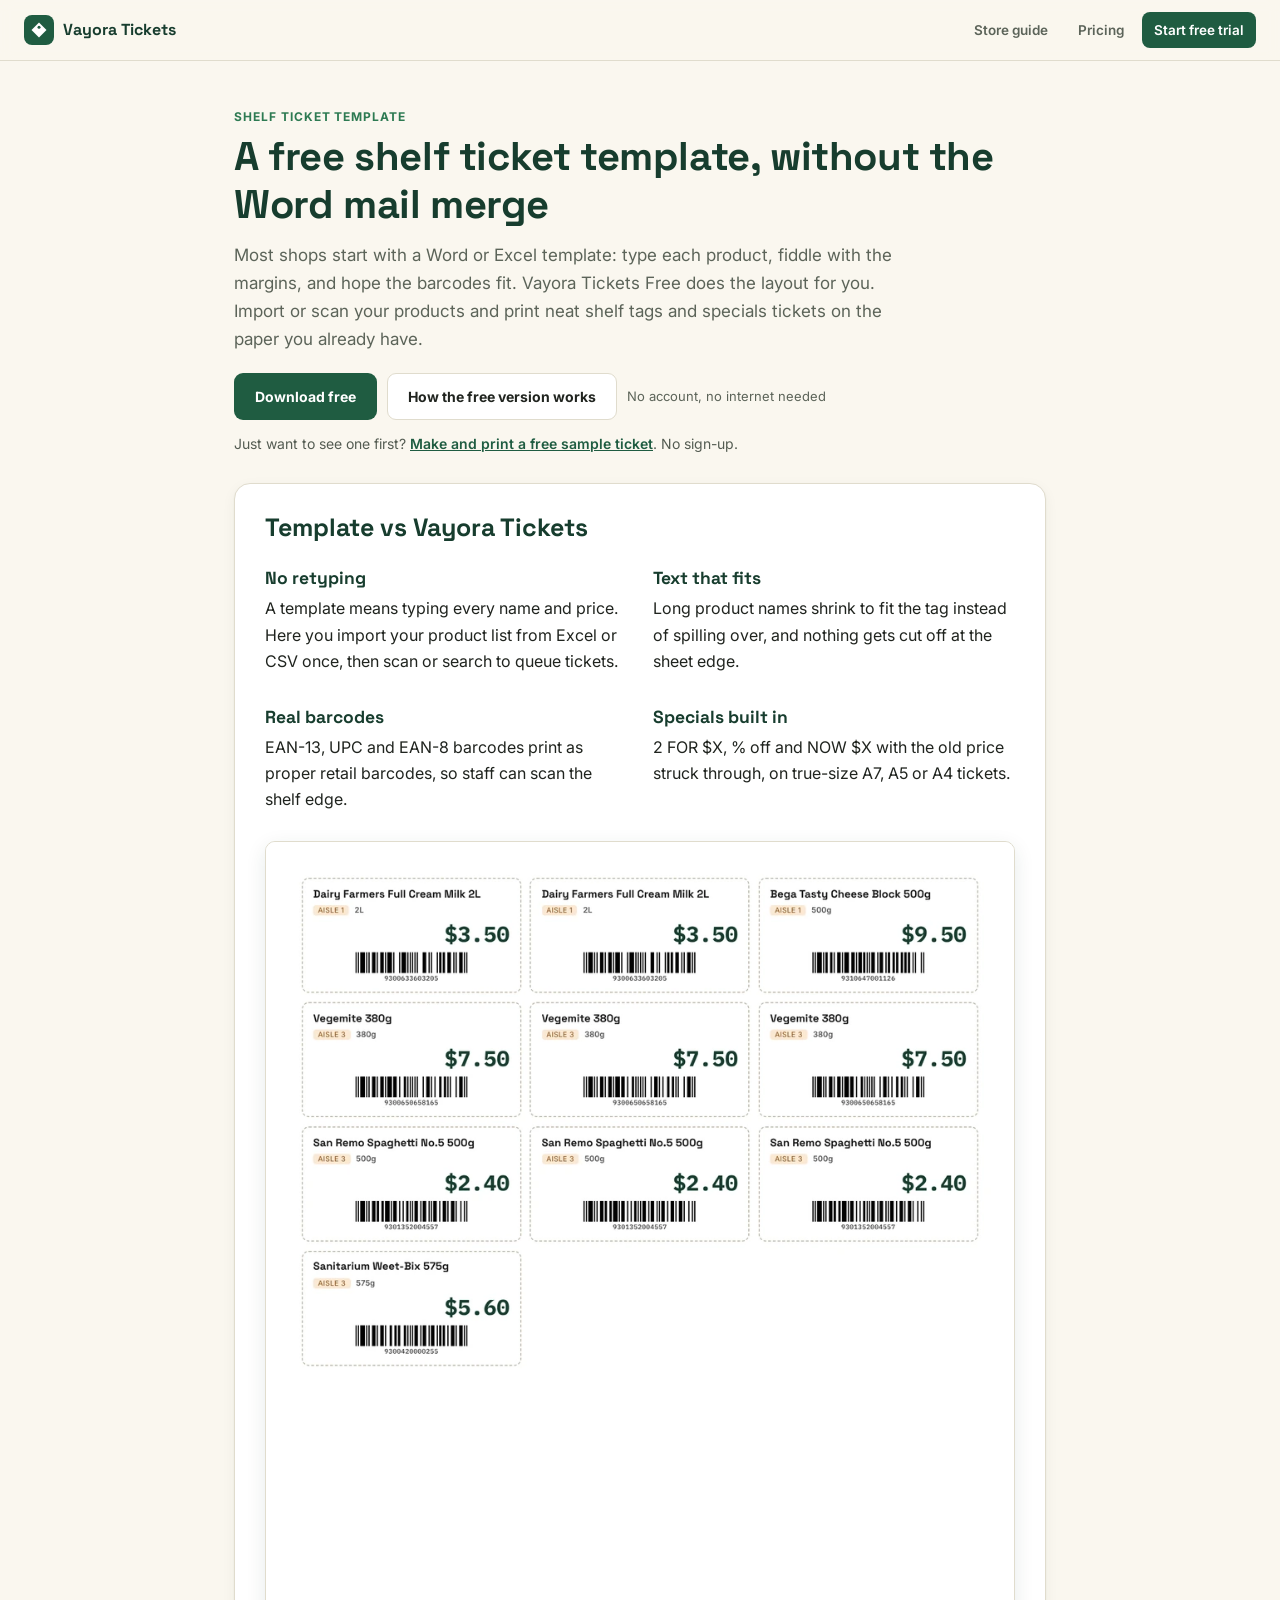
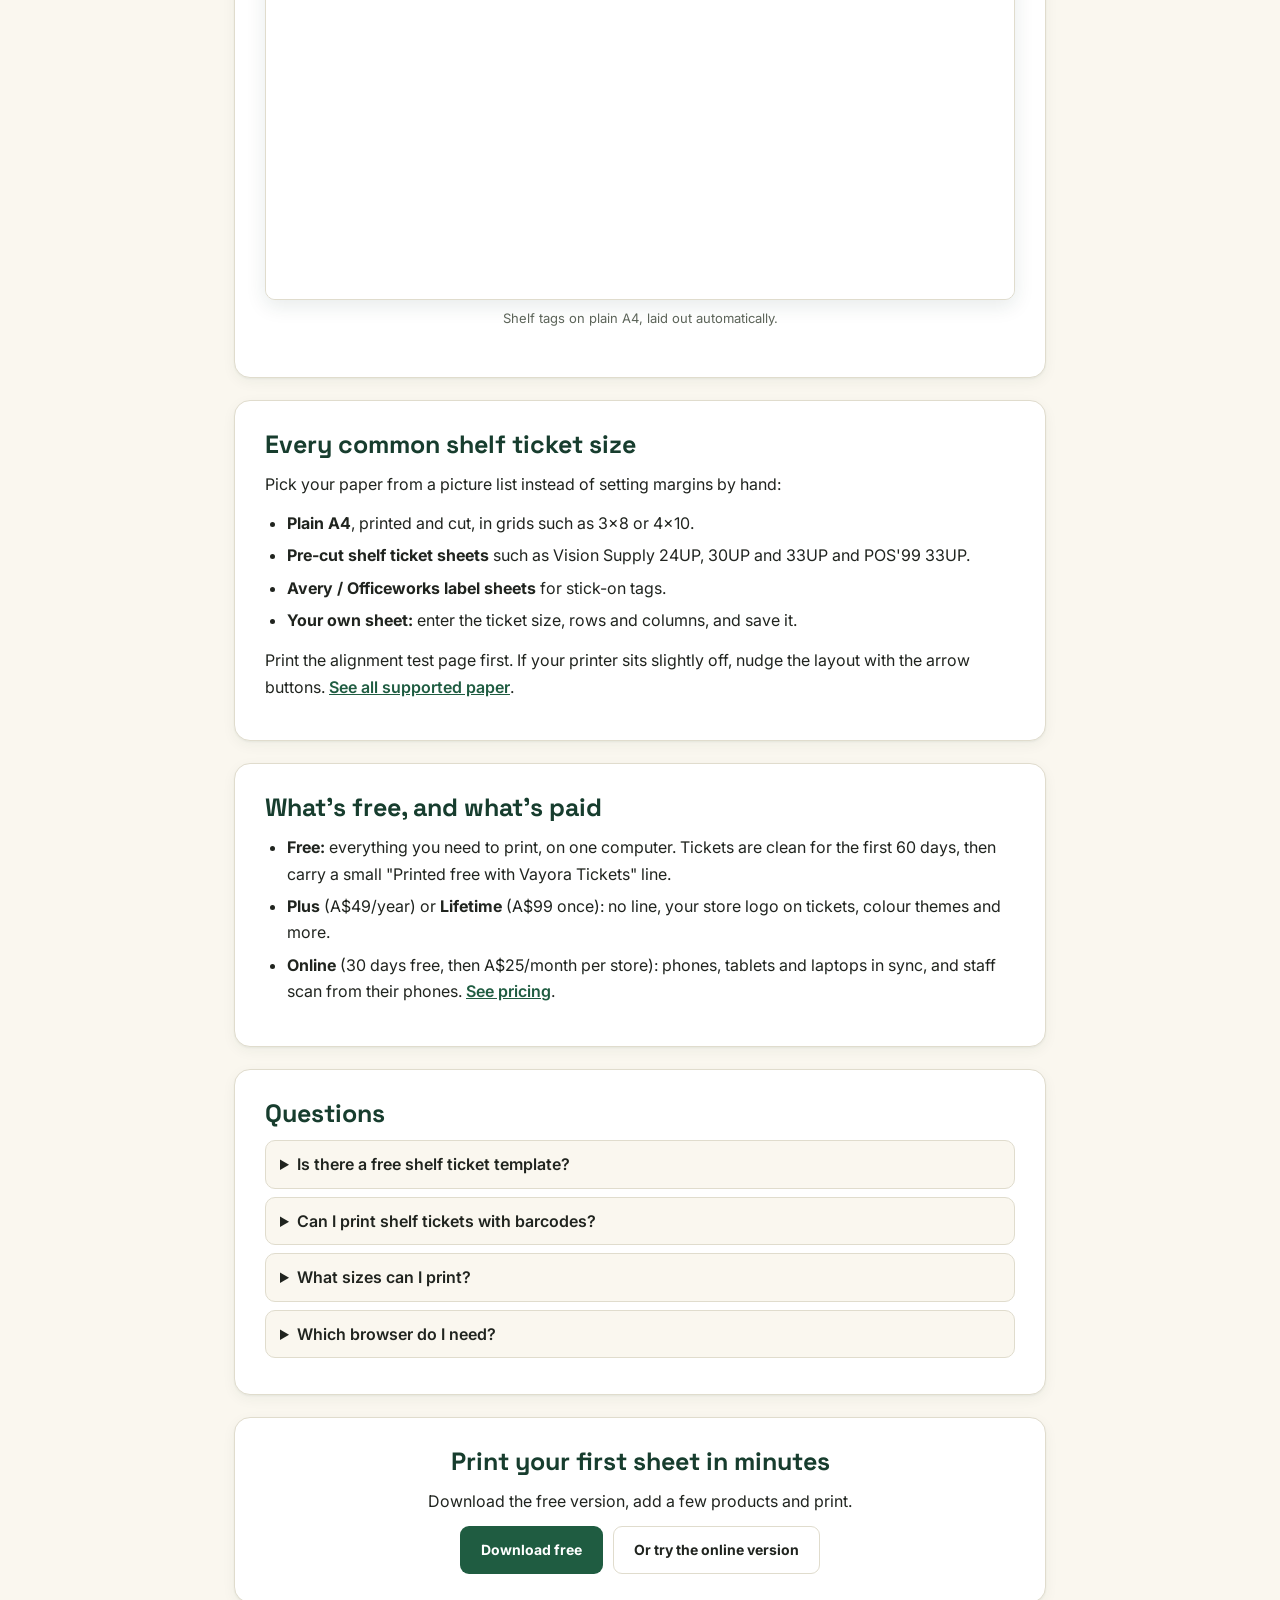
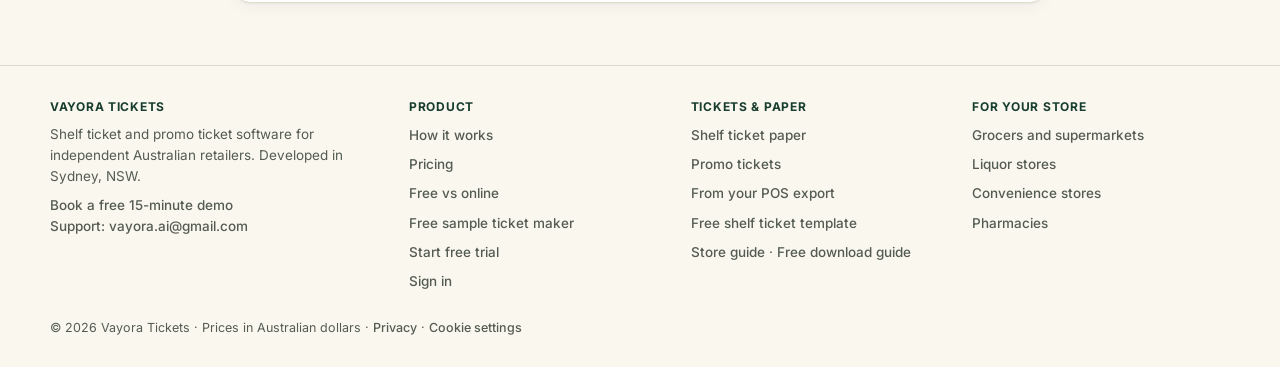
<file: shelf-ticket-template/index.html>
<!DOCTYPE html>
<html lang="en-AU">
<head>
<meta charset="UTF-8">
<meta name="viewport" content="width=device-width, initial-scale=1.0">
<title>Free shelf ticket template: a faster way than Word — Vayora Tickets</title>
<meta name="description" content="Looking for a shelf ticket or price tag template? Skip the Word mail merge. Vayora Tickets Free prints shelf tags with barcodes and specials tickets on A4, pre-cut ticket sheets or Avery labels. Free, no account.">
<link rel="canonical" href="https://vayora.au/shelf-ticket-template/">
<meta property="og:title" content="Free shelf ticket template, without the Word mail merge">
<meta property="og:description" content="Shelf tags with scannable barcodes and specials tickets, printed on A4 or pre-cut sheets. Free download, no account.">
<meta property="og:image" content="https://vayora.au/og-image.png">
<meta property="og:image:width" content="1200">
<meta property="og:image:height" content="630">
<meta property="og:type" content="article">
<meta property="og:url" content="https://vayora.au/shelf-ticket-template/">
<meta property="og:site_name" content="Vayora Tickets">
<meta property="og:locale" content="en_AU">
<meta name="twitter:card" content="summary_large_image">
<link rel="icon" href="https://tickets.vayora.au/icon-192.png" type="image/png">
<link rel="preconnect" href="https://fonts.googleapis.com">
<link href="https://fonts.googleapis.com/css2?family=Space+Grotesk:wght@500;600;700&family=Inter:wght@400;500;600;700&display=swap" rel="stylesheet">
<link rel="stylesheet" href="/assets/landing.css">
<script type="application/ld+json">
{
  "@context": "https://schema.org",
  "@graph": [
    {"@type": "BreadcrumbList", "itemListElement": [
      {"@type": "ListItem", "position": 1, "name": "Vayora Tickets", "item": "https://vayora.au/"},
      {"@type": "ListItem", "position": 2, "name": "Shelf ticket template", "item": "https://vayora.au/shelf-ticket-template/"}
    ]},
    {"@type": "FAQPage", "mainEntity": [
      {"@type": "Question", "name": "Is there a free shelf ticket template?", "acceptedAnswer": {"@type": "Answer", "text": "Yes. Vayora Tickets Free is a free download that prints shelf tags and specials tickets on one computer, with no account. Tickets are clean for the first 60 days, then carry a small Vayora Tickets line, which Plus (A$49/year) or Lifetime (A$99 once) removes."}},
      {"@type": "Question", "name": "Can I print shelf tickets with barcodes?", "acceptedAnswer": {"@type": "Answer", "text": "Yes. EAN-13, UPC and EAN-8 barcodes print as proper retail barcodes that POS scanners read."}},
      {"@type": "Question", "name": "What sizes can I print?", "acceptedAnswer": {"@type": "Answer", "text": "Shelf tags on plain A4, pre-cut shelf ticket sheets or Avery / Officeworks labels, plus specials tickets in true A7, A5 and A4 sizes. You can also enter your own sheet measurements."}}
    ]}
  ]
}
</script>
<style id="site-footer-css">
footer.site{border-top:1px solid #e0dccd;padding:34px 32px 30px;font-size:13.5px;color:#545c52;text-align:left;font-family:Inter,system-ui,sans-serif;}
footer.site .foot-in{max-width:1180px;margin:0 auto;display:grid;grid-template-columns:1.3fr 1fr 1fr 1fr;gap:24px;}
footer.site h2{font-family:Inter,system-ui,sans-serif;font-size:12px;text-transform:uppercase;letter-spacing:.06em;color:#173d2e;margin:0 0 10px;}
footer.site ul{list-style:none;margin:0;padding:0;}
footer.site li{margin:0 0 7px;}
footer.site a{color:#545c52;text-decoration:none;font-weight:500;}
footer.site a:hover{color:#1f5c41;text-decoration:underline;}
footer.site p{margin:0 0 8px;line-height:1.55;}
footer.site .foot-legal{max-width:1180px;margin:18px auto 0;font-size:12.5px;}
@media (max-width:860px){footer.site .foot-in{grid-template-columns:1fr 1fr;}}
@media (max-width:520px){footer.site{padding:28px 20px;}footer.site .foot-in{grid-template-columns:1fr;}}
@media print{footer.site{display:none;}}
.try-line{font-size:14px;color:#545c52;margin:12px 0 0;}
.try-line a{color:#1f5c41;font-weight:600;}

</style>
<script src="/assets/vt-analytics.js" defer></script>
</head>
<body>
<header class="top">
  <a class="brand" href="/"><span class="mark"><svg width="18" height="18" viewBox="0 0 24 24" fill="none"><path d="M12 2L22 12L12 22L2 12L12 2Z" fill="#fff"/><circle cx="12" cy="8.2" r="2" fill="#1f5c41"/></svg></span><span>Vayora Tickets</span></a>
  <nav><a href="/guide/">Store guide</a><a class="keep" href="/#pricing">Pricing</a><a class="cta" href="https://tickets.vayora.au/?signup=1">Start free trial</a></nav>
</header>

<div class="cover" role="region" aria-label="Introduction">
  <div class="kicker">Shelf ticket template</div>
  <h1>A free shelf ticket template, without the Word mail merge</h1>
  <p class="sub">Most shops start with a Word or Excel template: type each product, fiddle with the margins, and hope the barcodes fit. Vayora Tickets Free does the layout for you. Import or scan your products and print neat shelf tags and specials tickets on the paper you already have.</p>
  <div class="btns">
    <a class="btn primary" href="/free/Vayora-Tickets-Free.html">Download free</a>
    <a class="btn ghost" href="/guide-free/">How the free version works</a>
    <span class="note">No account, no internet needed</span>
  </div>
  <p class="try-line">Just want to see one first? <a href="/try-a-ticket/">Make and print a free sample ticket</a>. No sign-up.</p>
</div>

<main>
<section>
<h2 id="vs">Template vs Vayora Tickets</h2>
<div class="points">
  <div><h3>No retyping</h3><p>A template means typing every name and price. Here you import your product list from Excel or CSV once, then scan or search to queue tickets.</p></div>
  <div><h3>Text that fits</h3><p>Long product names shrink to fit the tag instead of spilling over, and nothing gets cut off at the sheet edge.</p></div>
  <div><h3>Real barcodes</h3><p>EAN-13, UPC and EAN-8 barcodes print as proper retail barcodes, so staff can scan the shelf edge.</p></div>
  <div><h3>Specials built in</h3><p>2 FOR $X, % off and NOW $X with the old price struck through, on true-size A7, A5 or A4 tickets.</p></div>
</div>
<figure class="shot"><img src="/guide/img/o09d-shelf-sheet.webp" alt="A sheet of shelf tags with prices and barcodes on plain A4" loading="lazy"><figcaption>Shelf tags on plain A4, laid out automatically.</figcaption></figure>
</section>

<section>
<h2 id="sizes">Every common shelf ticket size</h2>
<p>Pick your paper from a picture list instead of setting margins by hand:</p>
<ul>
  <li><b>Plain A4</b>, printed and cut, in grids such as 3×8 or 4×10.</li>
  <li><b>Pre-cut shelf ticket sheets</b> such as Vision Supply 24UP, 30UP and 33UP and POS'99 33UP.</li>
  <li><b>Avery / Officeworks label sheets</b> for stick-on tags.</li>
  <li><b>Your own sheet:</b> enter the ticket size, rows and columns, and save it.</li>
</ul>
<p>Print the alignment test page first. If your printer sits slightly off, nudge the layout with the arrow buttons. <a href="/shelf-ticket-paper/">See all supported paper</a>.</p>
</section>

<section>
<h2 id="free">What's free, and what's paid</h2>
<ul>
  <li><b>Free:</b> everything you need to print, on one computer. Tickets are clean for the first 60 days, then carry a small "Printed free with Vayora Tickets" line.</li>
  <li><b>Plus</b> (A$49/year) or <b>Lifetime</b> (A$99 once): no line, your store logo on tickets, colour themes and more.</li>
  <li><b>Online</b> (30 days free, then A$25/month per store): phones, tablets and laptops in sync, and staff scan from their phones. <a href="/#pricing">See pricing</a>.</li>
</ul>
</section>

<section>
<h2 id="faq">Questions</h2>
<details><summary>Is there a free shelf ticket template?</summary><p>Yes. <a href="/guide-free/">Vayora Tickets Free</a> prints shelf tags and specials tickets on one computer with no account. See above for what happens after 60 days.</p></details>
<details><summary>Can I print shelf tickets with barcodes?</summary><p>Yes. EAN-13, UPC and EAN-8 barcodes print as proper retail barcodes that POS scanners read.</p></details>
<details><summary>What sizes can I print?</summary><p>Shelf tags on plain A4, pre-cut ticket sheets or Avery / Officeworks labels, and specials in true A7, A5 and A4. You can also enter your own measurements.</p></details>
<details><summary>Which browser do I need?</summary><p>The free download is a single file that opens in your web browser. Google Chrome or Microsoft Edge works best.</p></details>
</section>

<section class="end">
<h2>Print your first sheet in minutes</h2>
<p>Download the free version, add a few products and print.</p>
<div class="btns">
  <a class="btn primary" href="/free/Vayora-Tickets-Free.html">Download free</a>
  <a class="btn ghost" href="https://tickets.vayora.au/?signup=1">Or try the online version</a>
</div>
</section>
</main>

<footer class="site">
  <div class="foot-in">
    <div>
      <h2>Vayora Tickets</h2>
      <p>Shelf ticket and promo ticket software for independent Australian retailers. Developed in Sydney, NSW.</p>
      <p><a href="mailto:tarun@vayora.au?subject=Vayora%20Tickets%20%E2%80%94%20Demo%20Request&amp;body=Hi%20Tarun%2C%0D%0A%0D%0AI%27d%20like%20to%20book%20a%20free%2015-minute%20demo%20of%20Vayora%20Tickets.%0D%0A%0D%0AStore%20name%20(optional)%3A%20%0D%0ASuburb%20(optional)%3A%20%0D%0AContact%20number%20(optional)%3A%20%0D%0APreferred%20day%20and%20time%20(optional)%3A%20%0D%0A%0D%0AThanks" data-ev="demo_request" data-loc="footer">Book a free 15-minute demo</a><br><a href="mailto:vayora.ai@gmail.com">Support: vayora.ai@gmail.com</a></p>
    </div>
    <nav aria-label="Product">
      <h2>Product</h2>
      <ul>
        <li><a href="/#how-it-works">How it works</a></li>
        <li><a class="keep" href="/#pricing">Pricing</a></li>
        <li><a href="/#free">Free vs online</a></li>
        <li><a href="/try-a-ticket/">Free sample ticket maker</a></li>
        <li><a href="https://tickets.vayora.au/?signup=1">Start free trial</a></li>
        <li><a href="https://tickets.vayora.au">Sign in</a></li>
      </ul>
    </nav>
    <nav aria-label="Tickets and paper">
      <h2>Tickets &amp; paper</h2>
      <ul>
        <li><a href="/shelf-ticket-paper/">Shelf ticket paper</a></li>
        <li><a href="/promo-tickets/">Promo tickets</a></li>
        <li><a href="/pos-export-shelf-tickets/">From your POS export</a></li>
        <li><a href="/shelf-ticket-template/">Free shelf ticket template</a></li>
        <li><a href="/guide/">Store guide</a> · <a href="/guide-free/">Free download guide</a></li>
      </ul>
    </nav>
    <nav aria-label="Store types">
      <h2>For your store</h2>
      <ul>
        <li><a href="/grocery-shelf-tickets/">Grocers and supermarkets</a></li>
        <li><a href="/liquor-store-shelf-tickets/">Liquor stores</a></li>
        <li><a href="/convenience-store-shelf-tickets/">Convenience stores</a></li>
        <li><a href="/pharmacy-shelf-tickets/">Pharmacies</a></li>
      </ul>
    </nav>
  </div>
  <p class="foot-legal">© 2026 Vayora Tickets · Prices in Australian dollars · <a href="/privacy/">Privacy</a> · <a href="#" data-vt-consent-open>Cookie settings</a></p>
</footer>
</body>
</html>
</file>
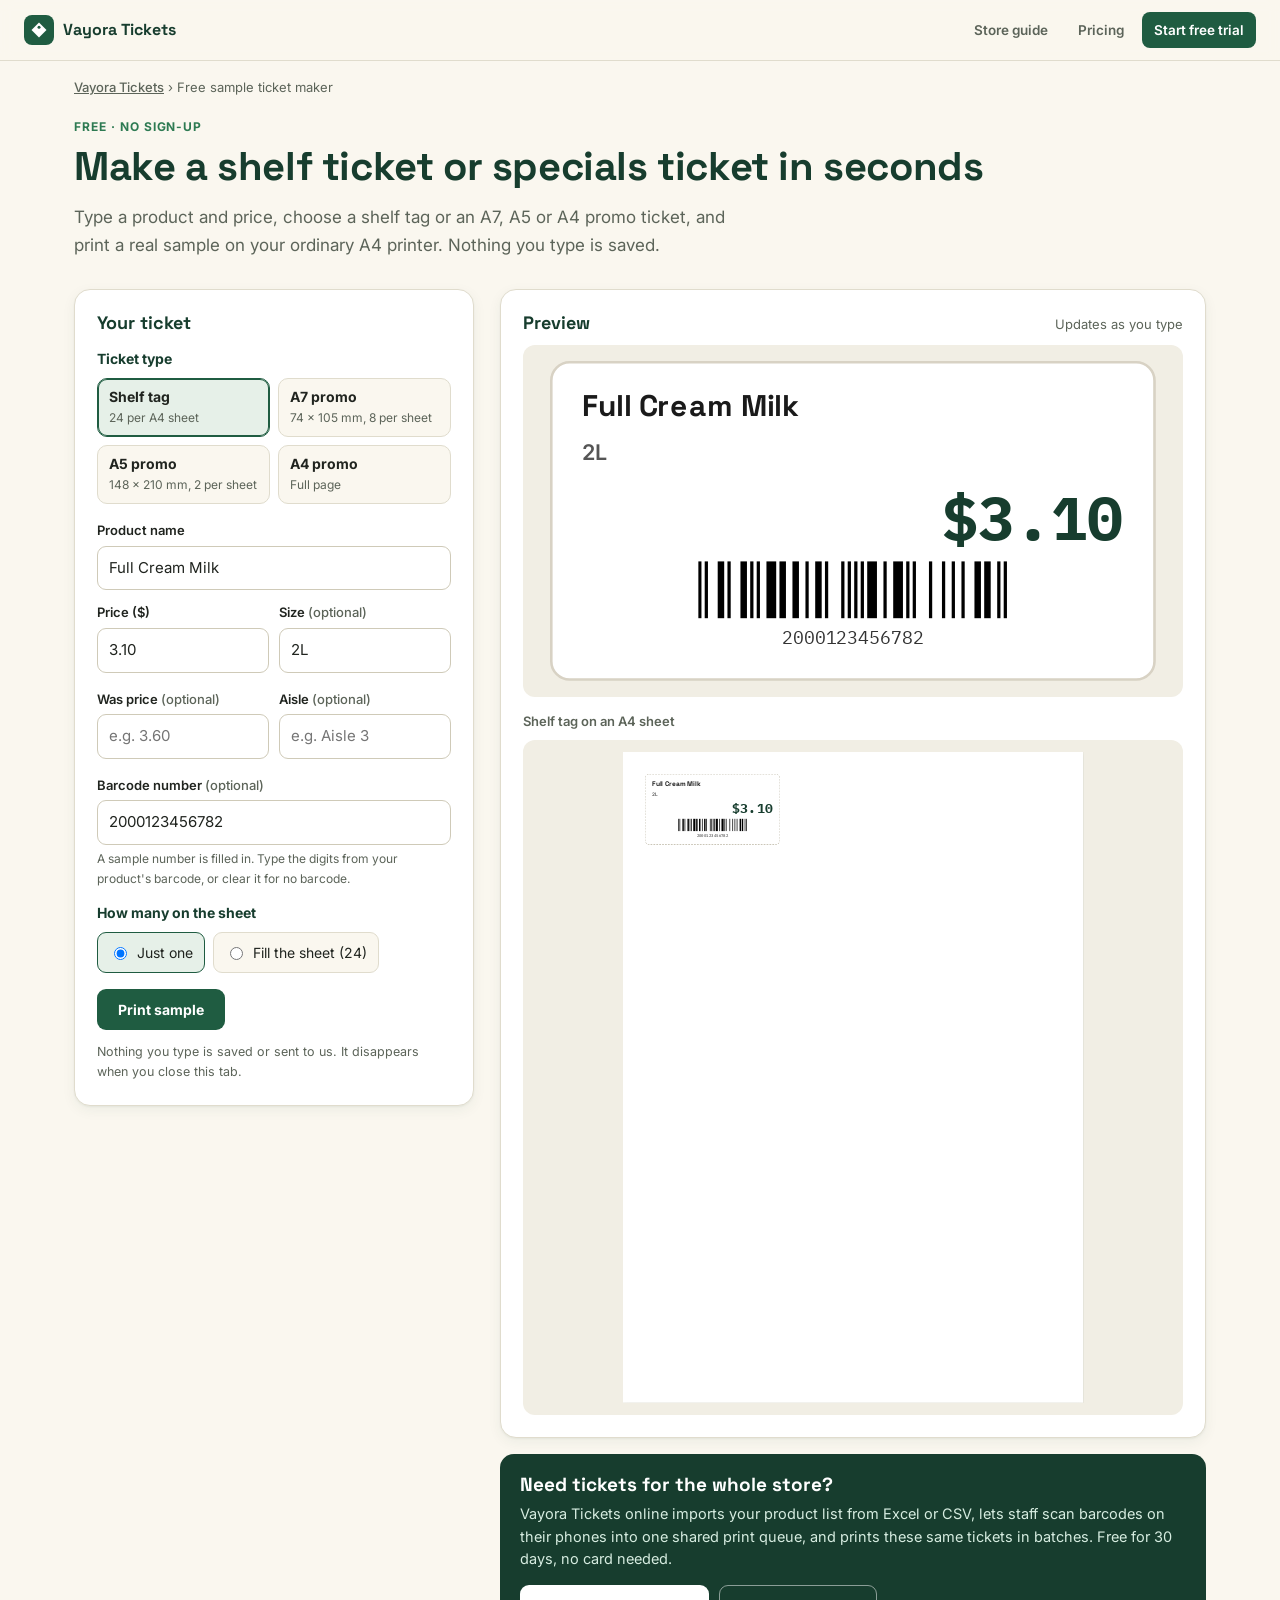
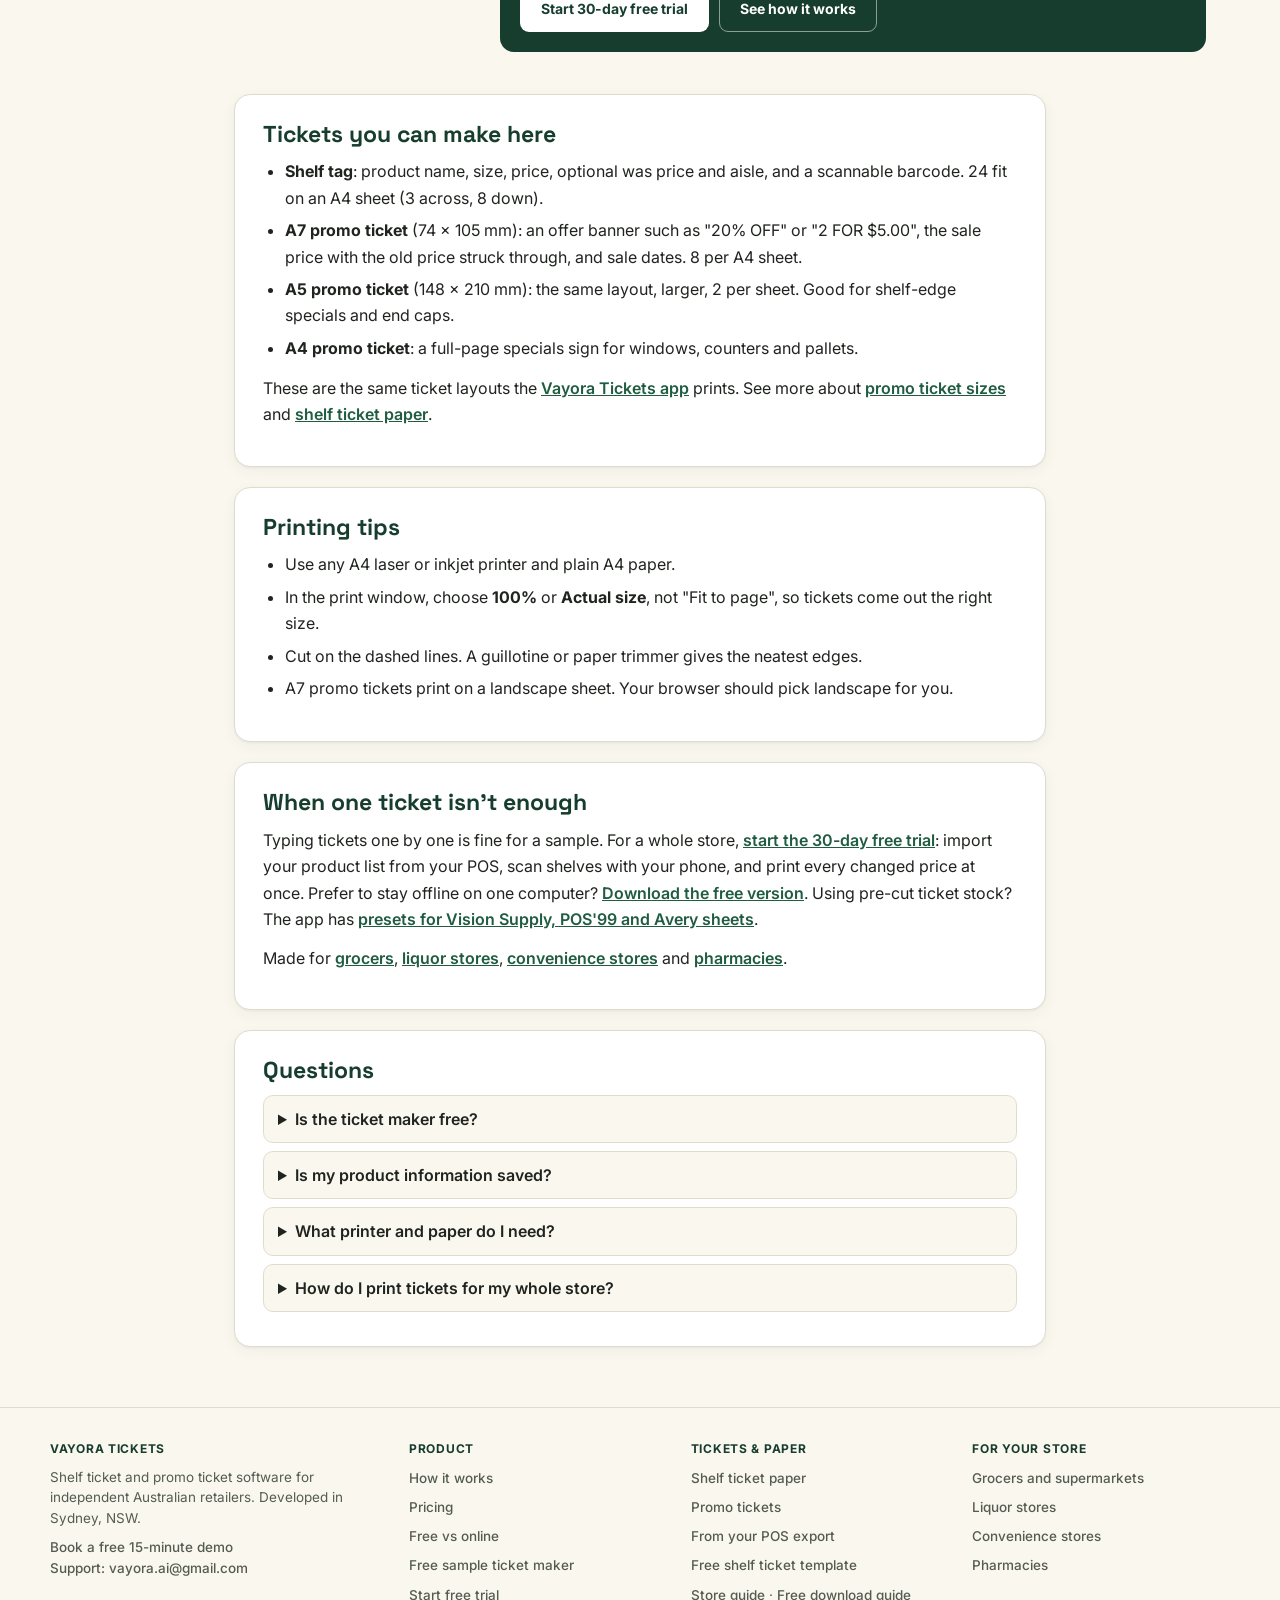
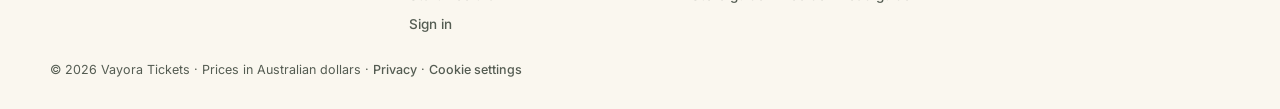
<file: try-a-ticket/index.html>
<!DOCTYPE html>
<html lang="en-AU">
<head>
<meta charset="UTF-8">
<meta name="viewport" content="width=device-width, initial-scale=1.0">
<title>Free Shelf Ticket &amp; Price Tag Maker — Print a Sample | Vayora Tickets</title>
<meta name="description" content="Make a shelf ticket, price tag or A7/A5/A4 specials ticket online and print it on your A4 printer. Free, no sign-up, nothing saved. For Australian independent retailers.">
<link rel="canonical" href="https://vayora.au/try-a-ticket/">
<meta property="og:title" content="Free shelf ticket and promo ticket maker — Vayora Tickets">
<meta property="og:description" content="Type a product and price, pick shelf tag or A7/A5/A4 promo, preview and print on any A4 printer. No sign-up.">
<meta property="og:image" content="https://vayora.au/og-image.png">
<meta property="og:type" content="website">
<meta property="og:url" content="https://vayora.au/try-a-ticket/">
<meta property="og:site_name" content="Vayora Tickets">
<meta property="og:locale" content="en_AU">
<meta name="twitter:card" content="summary_large_image">
<script type="application/ld+json">
{
  "@context": "https://schema.org",
  "@graph": [
    {
      "@type": "WebApplication",
      "name": "Vayora Tickets sample ticket maker",
      "url": "https://vayora.au/try-a-ticket/",
      "applicationCategory": "BusinessApplication",
      "operatingSystem": "Web browser",
      "description": "Free online maker for shelf tickets, price tags and A7, A5 and A4 promotional tickets. Enter a product and price, preview the ticket and print it on an ordinary A4 printer. No sign-up and nothing is saved.",
      "offers": {"@type": "Offer", "price": "0", "priceCurrency": "AUD"},
      "publisher": {"@id": "https://vayora.au/#org"}
    },
    {
      "@type": "BreadcrumbList",
      "itemListElement": [
        {"@type": "ListItem", "position": 1, "name": "Vayora Tickets", "item": "https://vayora.au/"},
        {"@type": "ListItem", "position": 2, "name": "Free sample ticket maker", "item": "https://vayora.au/try-a-ticket/"}
      ]
    },
    {
      "@type": "FAQPage",
      "mainEntity": [
        {"@type": "Question", "name": "Is the ticket maker free?", "acceptedAnswer": {"@type": "Answer", "text": "Yes. There's no sign-up, no payment and no watermark. Make and print as many sample tickets as you like."}},
        {"@type": "Question", "name": "Is my product information saved?", "acceptedAnswer": {"@type": "Answer", "text": "No. What you type stays in this browser tab and is gone when you close it. It isn't sent to us or stored anywhere."}},
        {"@type": "Question", "name": "What printer and paper do I need?", "acceptedAnswer": {"@type": "Answer", "text": "Any ordinary A4 laser or inkjet printer and plain A4 paper. Print at 100% (actual size) and cut on the dashed lines."}},
        {"@type": "Question", "name": "How do I print tickets for my whole store?", "acceptedAnswer": {"@type": "Answer", "text": "Start the 30-day free trial of Vayora Tickets online. Import your product list from Excel or CSV, scan barcodes on your phone and print shelf tickets and promo tickets in batches."}}
      ]
    }
  ]
}
</script>
<link rel="icon" href="https://tickets.vayora.au/icon-192.png" type="image/png">
<link rel="preconnect" href="https://fonts.googleapis.com">
<link rel="preconnect" href="https://fonts.gstatic.com" crossorigin>
<link href="https://fonts.googleapis.com/css2?family=Space+Grotesk:wght@500;600;700&family=Inter:wght@400;500;600;700;800&family=IBM+Plex+Mono:wght@500;700&display=swap" rel="stylesheet">
<link rel="stylesheet" href="/assets/landing.css">
<link rel="stylesheet" href="/try-a-ticket/ticket-engine.css">
<style>
:root{--red:#c8312b; --shadow:0 2px 10px rgba(23,61,46,.12);}
.tool{max-width:1180px;margin:0 auto;padding:10px 24px 34px;display:grid;grid-template-columns:400px 1fr;gap:26px;align-items:start;}
.panel{background:var(--paper);border:1px solid var(--line);border-radius:16px;padding:22px;box-shadow:0 1px 2px rgba(23,61,46,.05),0 4px 14px rgba(23,61,46,.06);}
.panel h2{font-size:18px;margin:0 0 14px;}
fieldset{border:none;padding:0;margin:0 0 16px;}
legend{font-weight:700;font-size:14px;color:var(--green-900);margin-bottom:8px;padding:0;}
.formats{display:grid;grid-template-columns:1fr 1fr;gap:8px;}
.formats label{display:block;border:1px solid var(--line);border-radius:10px;padding:9px 11px;cursor:pointer;background:var(--cream);line-height:1.3;}
.formats input{position:absolute;opacity:0;width:1px;height:1px;}
.formats b{display:block;font-size:14px;color:var(--ink);}
.formats small{font-size:12px;color:var(--ink-soft);}
.formats label:has(input:checked){border-color:var(--green-700);background:var(--green-100);box-shadow:inset 0 0 0 1px var(--green-700);}
.formats label:has(input:focus-visible){outline:3px solid var(--amber);outline-offset:2px;}
.f{margin:0 0 12px;}
.f label{display:block;font-size:13px;font-weight:600;margin:0 0 4px;color:var(--ink);}
.f label .opt{font-weight:500;color:var(--ink-soft);}
.f input,.f select{width:100%;font:inherit;font-size:15px;padding:9px 11px;border:1px solid #cfcab8;border-radius:9px;background:#fff;color:var(--ink);}
.f input:focus,.f select:focus{outline:3px solid rgba(217,122,31,.45);outline-offset:0;border-color:var(--amber);}
.row2{display:grid;grid-template-columns:1fr 1fr;gap:10px;}
.err{color:#a3241f;font-size:12.5px;margin-top:4px;min-height:0;}
.hidden{display:none !important;}
.copies{display:flex;gap:8px;flex-wrap:wrap;}
.copies label{display:flex;align-items:center;gap:7px;font-size:14px;border:1px solid var(--line);border-radius:9px;padding:8px 11px;cursor:pointer;background:var(--cream);}
.copies label:has(input:checked){border-color:var(--green-700);background:var(--green-100);}
.actions{display:flex;gap:10px;flex-wrap:wrap;margin-top:6px;}
.actions .btn{cursor:pointer;font-family:inherit;}
.btn[disabled]{opacity:.5;cursor:not-allowed;}
.privacy-note{font-size:12.5px;color:var(--ink-soft);margin:12px 0 0;}
.preview-head{display:flex;justify-content:space-between;align-items:baseline;gap:10px;flex-wrap:wrap;margin-bottom:10px;}
.preview-head h2{margin:0;}
.preview-head span{font-size:13px;color:var(--ink-soft);}
.tool > *{min-width:0;}
.closeup{background:#f1eee4;border-radius:12px;position:relative;min-height:150px;overflow:hidden;margin-bottom:14px;}
.closeup .empty{padding:50px 16px;}
.closeup-inner{transform-origin:top left;position:absolute;top:16px;}
.closeup .ticket{background:#fff;border:1px solid #d8d2c4 !important;}
.sheet-label{font-size:13px;font-weight:600;color:var(--ink-soft);margin:0 0 8px;}
#sheetPreview{background:#f1eee4;border-radius:12px;padding:12px;}
#sheetPreview .page-frame{margin:0 auto;}
.empty{color:var(--ink-soft);font-size:14px;text-align:center;padding:30px 10px;}
.trial-box{margin-top:16px;border-radius:14px;padding:20px;background:var(--green-900);color:#fff;}
.trial-box h3{color:#fff;margin:0 0 6px;font-size:19px;}
.trial-box p{margin:0 0 14px;color:#d6ece0;font-size:14.5px;line-height:1.55;}
.trial-box .btn.primary{background:#fff;color:var(--green-900);}
.trial-box .btn.ghost{background:transparent;color:#fff;border-color:rgba(255,255,255,.5);}
.trial-box.pulse{animation:pulse 1.2s ease 2;}
@keyframes pulse{50%{box-shadow:0 0 0 6px rgba(217,122,31,.55);}}
.printed-msg{background:var(--amber-100);color:#5c3308;border-radius:10px;padding:10px 12px;font-size:14px;margin:0 0 12px;}
.content{max-width:860px;margin:0 auto;padding:8px 24px 40px;}
.content section{background:var(--paper);border:1px solid var(--line);border-radius:16px;padding:26px 28px;margin-bottom:20px;}
.content h2{font-size:23px;margin:0 0 10px;}
.content ul{padding-left:22px;}
.try-crumbs{max-width:1180px;margin:0 auto;padding:16px 24px 0;font-size:13px;color:var(--ink-soft);}
.try-crumbs a{color:var(--ink-soft);font-weight:500;}
.cover.tight{max-width:1180px;padding-top:18px;padding-bottom:0;}
@media (max-width:960px){ .tool{grid-template-columns:1fr;} .tool > div{order:-1;} }
@media (max-width:600px){ .tool{padding:8px 14px 28px;} .panel{padding:18px 16px;} .content{padding:8px 14px 32px;} .content section{padding:22px 18px;} .formats{grid-template-columns:1fr 1fr;} }
@media (prefers-reduced-motion:reduce){ .trial-box.pulse{animation:none;} }
</style>
<style id="site-footer-css">
footer.site{border-top:1px solid #e0dccd;padding:34px 32px 30px;font-size:13.5px;color:#545c52;text-align:left;font-family:Inter,system-ui,sans-serif;}
footer.site .foot-in{max-width:1180px;margin:0 auto;display:grid;grid-template-columns:1.3fr 1fr 1fr 1fr;gap:24px;}
footer.site h2{font-family:Inter,system-ui,sans-serif;font-size:12px;text-transform:uppercase;letter-spacing:.06em;color:#173d2e;margin:0 0 10px;}
footer.site ul{list-style:none;margin:0;padding:0;}
footer.site li{margin:0 0 7px;}
footer.site a{color:#545c52;text-decoration:none;font-weight:500;}
footer.site a:hover{color:#1f5c41;text-decoration:underline;}
footer.site p{margin:0 0 8px;line-height:1.55;}
footer.site .foot-legal{max-width:1180px;margin:18px auto 0;font-size:12.5px;}
@media (max-width:860px){footer.site .foot-in{grid-template-columns:1fr 1fr;}}
@media (max-width:520px){footer.site{padding:28px 20px;}footer.site .foot-in{grid-template-columns:1fr;}}
@media print{footer.site{display:none;}}
.try-line{font-size:14px;color:#545c52;margin:12px 0 0;}
.try-line a{color:#1f5c41;font-weight:600;}

</style>
<script src="/assets/vt-analytics.js" defer></script>
<script src="/assets/vendor/JsBarcode-3.11.0.all.min.js" defer></script>
<script src="/try-a-ticket/ticket-engine.js" defer></script>
</head>
<body>
<header class="top">
  <a class="brand" href="/"><span class="mark"><svg width="18" height="18" viewBox="0 0 24 24" fill="none" aria-hidden="true"><path d="M12 2L22 12L12 22L2 12L12 2Z" fill="#fff"/><circle cx="12" cy="8.2" r="2" fill="#1f5c41"/></svg></span><span>Vayora Tickets</span></a>
  <nav><a href="/guide/">Store guide</a><a class="keep" href="/#pricing">Pricing</a><a class="cta" href="https://tickets.vayora.au/?signup=1" data-loc="header">Start free trial</a></nav>
</header>

<nav class="try-crumbs" aria-label="Breadcrumb"><a href="/">Vayora Tickets</a> › Free sample ticket maker</nav>
<div class="cover tight" role="region" aria-label="Introduction">
  <div class="kicker">Free · no sign-up</div>
  <h1>Make a shelf ticket or specials ticket in seconds</h1>
  <p class="sub">Type a product and price, choose a shelf tag or an A7, A5 or A4 promo ticket, and print a real sample on your ordinary A4 printer. Nothing you type is saved.</p>
</div>

<main id="main" style="max-width:none;padding:0;">
<div class="tool">
  <form class="panel" id="ticketForm" novalidate aria-labelledby="formH">
    <h2 id="formH">Your ticket</h2>
    <fieldset>
      <legend>Ticket type</legend>
      <div class="formats">
        <label><input type="radio" name="format" value="shelf" checked><b>Shelf tag</b><small>24 per A4 sheet</small></label>
        <label><input type="radio" name="format" value="a7"><b>A7 promo</b><small>74 × 105 mm, 8 per sheet</small></label>
        <label><input type="radio" name="format" value="a5"><b>A5 promo</b><small>148 × 210 mm, 2 per sheet</small></label>
        <label><input type="radio" name="format" value="a4"><b>A4 promo</b><small>Full page</small></label>
      </div>
    </fieldset>

    <div class="f"><label for="fName">Product name</label><input id="fName" maxlength="60" autocomplete="off" value="Full Cream Milk" required aria-describedby="eName"><div class="err" id="eName" role="alert"></div></div>
    <div class="row2">
      <div class="f"><label for="fPrice">Price ($)</label><input id="fPrice" inputmode="decimal" autocomplete="off" value="3.10" required aria-describedby="ePrice"><div class="err" id="ePrice" role="alert"></div></div>
      <div class="f"><label for="fQty">Size <span class="opt">(optional)</span></label><input id="fQty" maxlength="20" autocomplete="off" value="2L" placeholder="e.g. 500g"></div>
    </div>

    <div id="shelfOnly">
      <div class="row2">
        <div class="f"><label for="fWas">Was price <span class="opt">(optional)</span></label><input id="fWas" inputmode="decimal" autocomplete="off" placeholder="e.g. 3.60" aria-describedby="eWas"><div class="err" id="eWas" role="alert"></div></div>
        <div class="f"><label for="fBay">Aisle <span class="opt">(optional)</span></label><input id="fBay" maxlength="12" autocomplete="off" placeholder="e.g. Aisle 3"></div>
      </div>
    </div>

    <div id="promoOnly" class="hidden">
      <div class="f"><label for="fOffer">Offer</label>
        <select id="fOffer">
          <option value="">No offer, just the price</option>
          <option value="percent" selected>% off</option>
          <option value="special">Special price (NOW $X)</option>
          <option value="bundle">Multi-buy (e.g. 2 for $5)</option>
          <option value="custom">My own wording</option>
        </select>
      </div>
      <div class="row2">
        <div class="f" id="wPercent"><label for="fPercent">Percent off</label><input id="fPercent" inputmode="numeric" value="20" aria-describedby="ePercent"><div class="err" id="ePercent" role="alert"></div></div>
        <div class="f hidden" id="wSpecial"><label for="fSpecial">Special price ($)</label><input id="fSpecial" inputmode="decimal" placeholder="e.g. 2.50" aria-describedby="eSpecial"><div class="err" id="eSpecial" role="alert"></div></div>
        <div class="f hidden" id="wBundleQty"><label for="fBundleQty">How many</label><input id="fBundleQty" inputmode="numeric" value="2" aria-describedby="eBundle"></div>
        <div class="f hidden" id="wBundlePrice"><label for="fBundlePrice">For ($)</label><input id="fBundlePrice" inputmode="decimal" placeholder="e.g. 5.00" aria-describedby="eBundle"><div class="err" id="eBundle" role="alert"></div></div>
        <div class="f hidden" id="wCustom" style="grid-column:1/-1;"><label for="fCustom">Offer wording</label><input id="fCustom" maxlength="24" placeholder="e.g. BUY 1 GET 1 FREE"></div>
      </div>
      <div class="f"><label for="fLabel">Heading <span class="opt">(optional)</span></label><input id="fLabel" maxlength="24" value="Weekly special" placeholder="e.g. Weekly special"></div>
      <div class="row2">
        <div class="f"><label for="fStart">Sale starts <span class="opt">(optional)</span></label><input id="fStart" type="date"></div>
        <div class="f"><label for="fEnd">Sale ends <span class="opt">(optional)</span></label><input id="fEnd" type="date"></div>
      </div>
    </div>

    <div class="f"><label for="fBarcode">Barcode number <span class="opt">(optional)</span></label><input id="fBarcode" inputmode="numeric" maxlength="14" autocomplete="off" value="2000123456782" placeholder="The digits under the product's barcode" aria-describedby="eBarcode hBarcode"><div class="err" id="eBarcode" role="alert"></div><div id="hBarcode" style="font-size:12px;color:var(--ink-soft);margin-top:4px;">A sample number is filled in. Type the digits from your product's barcode, or clear it for no barcode.</div></div>

    <fieldset>
      <legend>How many on the sheet</legend>
      <div class="copies">
        <label><input type="radio" name="copies" value="one" checked> Just one</label>
        <label><input type="radio" name="copies" value="fill"> <span id="fillLabel">Fill the sheet (24)</span></label>
      </div>
    </fieldset>

    <div class="actions">
      <button type="button" class="btn primary" id="btnPrint">Print sample</button>
    </div>
    <p class="privacy-note">Nothing you type is saved or sent to us. It disappears when you close this tab.</p>
  </form>

  <div>
    <div class="panel" aria-live="polite">
      <div class="preview-head"><h2>Preview</h2><span id="previewNote">Updates as you type</span></div>
      <div class="closeup" id="closeup"><div class="empty">Enter a product name and price to see your ticket.</div></div>
      <p class="sheet-label" id="sheetLabel">How it sits on the A4 sheet</p>
      <div id="sheetPreview"></div>
    </div>
    <div class="trial-box" id="trialBox">
      <div class="printed-msg hidden" id="printedMsg" role="status">Your sample has been sent to the print dialog. Check it on the shelf, then do every product the same way.</div>
      <h3>Need tickets for the whole store?</h3>
      <p>Vayora Tickets online imports your product list from Excel or CSV, lets staff scan barcodes on their phones into one shared print queue, and prints these same tickets in batches. Free for 30 days, no card needed.</p>
      <div class="btns">
        <a class="btn primary" href="https://tickets.vayora.au/?signup=1" data-ev="trial_click" data-loc="sample_maker">Start 30-day free trial</a>
        <a class="btn ghost" href="/#how-it-works">See how it works</a>
      </div>
    </div>
  </div>
</div>

<div class="content">
  <section>
    <h2>Tickets you can make here</h2>
    <ul>
      <li><b>Shelf tag</b>: product name, size, price, optional was price and aisle, and a scannable barcode. 24 fit on an A4 sheet (3 across, 8 down).</li>
      <li><b>A7 promo ticket</b> (74 × 105 mm): an offer banner such as "20% OFF" or "2 FOR $5.00", the sale price with the old price struck through, and sale dates. 8 per A4 sheet.</li>
      <li><b>A5 promo ticket</b> (148 × 210 mm): the same layout, larger, 2 per sheet. Good for shelf-edge specials and end caps.</li>
      <li><b>A4 promo ticket</b>: a full-page specials sign for windows, counters and pallets.</li>
    </ul>
    <p>These are the same ticket layouts the <a href="/#how-it-works">Vayora Tickets app</a> prints. See more about <a href="/promo-tickets/">promo ticket sizes</a> and <a href="/shelf-ticket-paper/">shelf ticket paper</a>.</p>
  </section>
  <section>
    <h2>Printing tips</h2>
    <ul>
      <li>Use any A4 laser or inkjet printer and plain A4 paper.</li>
      <li>In the print window, choose <b>100%</b> or <b>Actual size</b>, not "Fit to page", so tickets come out the right size.</li>
      <li>Cut on the dashed lines. A guillotine or paper trimmer gives the neatest edges.</li>
      <li>A7 promo tickets print on a landscape sheet. Your browser should pick landscape for you.</li>
    </ul>
  </section>
  <section>
    <h2>When one ticket isn't enough</h2>
    <p>Typing tickets one by one is fine for a sample. For a whole store, <a href="https://tickets.vayora.au/?signup=1" data-loc="sample_maker_content">start the 30-day free trial</a>: import your product list from your POS, scan shelves with your phone, and print every changed price at once. Prefer to stay offline on one computer? <a href="/#free">Download the free version</a>. Using pre-cut ticket stock? The app has <a href="/shelf-ticket-paper/">presets for Vision Supply, POS'99 and Avery sheets</a>.</p>
    <p>Made for <a href="/grocery-shelf-tickets/">grocers</a>, <a href="/liquor-store-shelf-tickets/">liquor stores</a>, <a href="/convenience-store-shelf-tickets/">convenience stores</a> and <a href="/pharmacy-shelf-tickets/">pharmacies</a>.</p>
  </section>
  <section>
    <h2>Questions</h2>
    <details><summary>Is the ticket maker free?</summary><p>Yes. There's no sign-up, no payment and no watermark. Make and print as many sample tickets as you like.</p></details>
    <details><summary>Is my product information saved?</summary><p>No. What you type stays in this browser tab and is gone when you close it. It isn't sent to us or stored anywhere.</p></details>
    <details><summary>What printer and paper do I need?</summary><p>Any ordinary A4 laser or inkjet printer and plain A4 paper. Print at 100% (actual size) and cut on the dashed lines.</p></details>
    <details><summary>How do I print tickets for my whole store?</summary><p>Start the <a href="https://tickets.vayora.au/?signup=1" data-loc="sample_maker_faq">30-day free trial</a> of Vayora Tickets online. Import your product list from Excel or CSV, scan barcodes on your phone and print shelf tickets and promo tickets in batches.</p></details>
  </section>
</div>
</main>

<footer class="site">
  <div class="foot-in">
    <div>
      <h2>Vayora Tickets</h2>
      <p>Shelf ticket and promo ticket software for independent Australian retailers. Developed in Sydney, NSW.</p>
      <p><a href="mailto:tarun@vayora.au?subject=Vayora%20Tickets%20%E2%80%94%20Demo%20Request&amp;body=Hi%20Tarun%2C%0D%0A%0D%0AI%27d%20like%20to%20book%20a%20free%2015-minute%20demo%20of%20Vayora%20Tickets.%0D%0A%0D%0AStore%20name%20(optional)%3A%20%0D%0ASuburb%20(optional)%3A%20%0D%0AContact%20number%20(optional)%3A%20%0D%0APreferred%20day%20and%20time%20(optional)%3A%20%0D%0A%0D%0AThanks" data-ev="demo_request" data-loc="footer">Book a free 15-minute demo</a><br><a href="mailto:vayora.ai@gmail.com">Support: vayora.ai@gmail.com</a></p>
    </div>
    <nav aria-label="Product">
      <h2>Product</h2>
      <ul>
        <li><a href="/#how-it-works">How it works</a></li>
        <li><a class="keep" href="/#pricing">Pricing</a></li>
        <li><a href="/#free">Free vs online</a></li>
        <li><a href="/try-a-ticket/">Free sample ticket maker</a></li>
        <li><a href="https://tickets.vayora.au/?signup=1">Start free trial</a></li>
        <li><a href="https://tickets.vayora.au">Sign in</a></li>
      </ul>
    </nav>
    <nav aria-label="Tickets and paper">
      <h2>Tickets &amp; paper</h2>
      <ul>
        <li><a href="/shelf-ticket-paper/">Shelf ticket paper</a></li>
        <li><a href="/promo-tickets/">Promo tickets</a></li>
        <li><a href="/pos-export-shelf-tickets/">From your POS export</a></li>
        <li><a href="/shelf-ticket-template/">Free shelf ticket template</a></li>
        <li><a href="/guide/">Store guide</a> · <a href="/guide-free/">Free download guide</a></li>
      </ul>
    </nav>
    <nav aria-label="Store types">
      <h2>For your store</h2>
      <ul>
        <li><a href="/grocery-shelf-tickets/">Grocers and supermarkets</a></li>
        <li><a href="/liquor-store-shelf-tickets/">Liquor stores</a></li>
        <li><a href="/convenience-store-shelf-tickets/">Convenience stores</a></li>
        <li><a href="/pharmacy-shelf-tickets/">Pharmacies</a></li>
      </ul>
    </nav>
  </div>
  <p class="foot-legal">© 2026 Vayora Tickets · Prices in Australian dollars · <a href="/privacy/">Privacy</a> · <a href="#" data-vt-consent-open>Cookie settings</a></p>
</footer>

<div id="printArea" aria-hidden="true"></div>

<script>
document.addEventListener('DOMContentLoaded', function(){
  'use strict';
  // The ticket engine (ticket-engine.js) is generated from the app and
  // expects these globals.
  window.$ = function(id){ return document.getElementById(id); };
  window.settings = { mrp:true, unit:false, category:false, showBay:true, expiry:false, currency:'$', cols:3, rows:8 };

  var form = $('ticketForm');
  var engineOk = typeof window.buildPagesHtml === 'function';
  var PER_SHEET = { shelf:24, a7:8, a5:2, a4:1 };
  var FORMAT_NAMES = { shelf:'Shelf tag', a7:'A7 promo', a5:'A5 promo', a4:'A4 promo' };
  var generated = {};   // formats already reported as generated, this page view
  var track = function(n,p){ try{ if(window.vtTrack) window.vtTrack(n, p||{}); }catch(e){} };
  track('sample_maker_open', {});
  // Visitors who accept the cookie choice on this page: count the open then.
  document.addEventListener('vt-consent', function(e){ if(e.detail === 'granted') track('sample_maker_open', {}); });

  function val(id){ return ($(id).value || '').trim(); }
  function money(s){ s = String(s).replace(/[$,\s]/g,''); if(!/^\d{0,5}(\.\d{0,2})?$/.test(s) || s==='' || s==='.') return NaN; return parseFloat(s); }
  function setErr(id, msg){ $(id).textContent = msg || ''; var inp = document.querySelector('[aria-describedby~="'+id+'"]'); if(inp) inp.setAttribute('aria-invalid', msg ? 'true' : 'false'); }
  function format(){ return form.querySelector('input[name=format]:checked').value; }

  function readTicket(){
    var ok = true, type = format();
    ['eName','ePrice','eWas','ePercent','eSpecial','eBundle','eBarcode'].forEach(function(e){ setErr(e,''); });
    var name = val('fName'); if(!name){ setErr('eName','Enter a product name'); ok = false; }
    var price = money(val('fPrice')); if(isNaN(price)){ setErr('ePrice','Enter a price like 3.10'); ok = false; }
    var barcode = val('fBarcode').replace(/\s/g,'');
    if(barcode && !/^\d{6,14}$/.test(barcode)){ setErr('eBarcode','Use the 6 to 14 digits under the barcode, or leave blank'); ok = false; barcode = ''; }
    var p = { name:name, price:isNaN(price)?0:price, qty:val('fQty'), barcode:barcode, type:type, copies:1 };
    if(type === 'shelf'){
      var was = val('fWas');
      if(was){ var w = money(was); if(isNaN(w)){ setErr('eWas','Enter a price like 3.60'); ok = false; } else if(w > p.price){ p.mrp = w; p.onPromotion = true; } }
      p.bay = val('fBay');
    } else {
      var offer = $('fOffer').value;
      p.offerType = offer || '';
      if(offer === 'percent'){ var pc = parseInt(val('fPercent'),10); if(!(pc>=1 && pc<=99)){ setErr('ePercent','1 to 99'); ok = false; } else p.offerPercent = pc; }
      if(offer === 'special'){ var sp = money(val('fSpecial')); if(isNaN(sp)){ setErr('eSpecial','Enter a price like 2.50'); ok = false; } else p.offerPrice = sp; }
      if(offer === 'bundle'){ var q = parseInt(val('fBundleQty'),10), bp = money(val('fBundlePrice')); if(!(q>=2 && q<=99) || isNaN(bp)){ setErr('eBundle','Enter how many (2 or more) and a price'); ok = false; } else { p.offerQty = q; p.offerPrice = bp; } }
      if(offer === 'custom'){ p.offerCustomText = val('fCustom'); if(!p.offerCustomText) p.offerType = ''; }
      p.promoLabel = val('fLabel');
      p.saleStart = $('fStart').value || ''; p.saleEnd = $('fEnd').value || '';
    }
    return ok ? p : null;
  }

  function syncVisibility(){
    var type = format(), promo = type !== 'shelf';
    $('shelfOnly').classList.toggle('hidden', promo);
    $('promoOnly').classList.toggle('hidden', !promo);
    var o = $('fOffer').value;
    $('wPercent').classList.toggle('hidden', o !== 'percent');
    $('wSpecial').classList.toggle('hidden', o !== 'special');
    $('wBundleQty').classList.toggle('hidden', o !== 'bundle');
    $('wBundlePrice').classList.toggle('hidden', o !== 'bundle');
    $('wCustom').classList.toggle('hidden', o !== 'custom');
    var n = PER_SHEET[type];
    $('fillLabel').textContent = n === 1 ? 'Fill the sheet (1)' : 'Fill the sheet (' + n + ')';
  }

  // No barcode entered: drop the empty barcode placeholder so it doesn't take
  // up space on the ticket (the app always has a barcode, this page may not).
  function pagesHtml(list){
    return buildPagesHtml(list).replace(/<svg class="barcode-svg"[^>]*data-code=""[^>]*><\/svg>/g, '');
  }
  function listFor(p){
    var n = form.querySelector('input[name=copies]:checked').value === 'fill' ? PER_SHEET[p.type] : 1;
    var list = []; for(var i=0;i<n;i++) list.push(p); return list;
  }

  function scaleSheet(){
    var c = $('sheetPreview'), avail = Math.min(c.clientWidth - 24, 460);
    c.querySelectorAll('.page-frame').forEach(function(frame){
      var page = frame.querySelector('.page'); if(!page) return;
      page.style.transform = 'none';
      var w = page.offsetWidth, h = page.offsetHeight, s = Math.min(1, avail / w);
      page.style.transformOrigin = 'top left'; page.style.transform = 'scale(' + s + ')';
      frame.style.width = Math.ceil(w*s) + 'px'; frame.style.height = Math.ceil(h*s) + 'px'; frame.style.overflow = 'hidden';
    });
  }
  function closeup(){
    var box = $('closeup'), t = $('sheetPreview').querySelector('.ticket');
    box.innerHTML = ''; box.style.height = '';
    if(!t || !t.querySelector('.t-name')) return;
    var w = t.offsetWidth, h = t.offsetHeight;
    var inner = document.createElement('div'); inner.className = 'closeup-inner';
    var grid = t.parentElement.cloneNode(false); grid.removeAttribute('style'); grid.style.cssText = 'display:block;height:auto;width:auto;';
    var clone = t.cloneNode(true); clone.style.width = w + 'px'; clone.style.height = h + 'px';
    grid.appendChild(clone); inner.appendChild(grid); box.appendChild(inner);
    var maxW = box.clientWidth - 32, maxH = 340;
    var s = Math.max(0.2, Math.min(maxW / w, maxH / h, 2.6));
    inner.style.width = w + 'px'; inner.style.height = h + 'px';
    inner.style.transform = 'scale(' + s + ')';
    inner.style.left = Math.round((box.clientWidth - w*s) / 2) + 'px';
    box.style.height = Math.ceil(h*s + 32) + 'px';
  }

  var timer = null;
  function refresh(){
    syncVisibility();
    if(!engineOk){ $('closeup').innerHTML = '<div class="empty">The preview couldn\'t load. Check your internet connection and refresh the page.</div>'; $('btnPrint').disabled = true; return; }
    var p = readTicket();
    $('btnPrint').disabled = !p;
    if(!p){ $('closeup').innerHTML = '<div class="empty">Fix the highlighted field to see your ticket.</div>'; $('sheetPreview').innerHTML = ''; return; }
    var list = listFor(p);
    var sheet = $('sheetPreview');
    sheet.innerHTML = pagesHtml(list);
    renderBarcodes(sheet);
    fitAllTickets(sheet);
    scaleSheet();
    closeup();
    $('sheetLabel').textContent = FORMAT_NAMES[p.type] + ' on an A4 sheet' + (p.type === 'a7' ? ' (landscape)' : '') + (list.length > 1 ? ', ' + list.length + ' copies' : '');
    if(!generated[p.type]){ generated[p.type] = true; track('sample_ticket_generated', { ticket_format: p.type }); if(window.vtMarkSample) window.vtMarkSample(p.type); }
  }
  function queueRefresh(){ clearTimeout(timer); timer = setTimeout(refresh, 120); }

  form.addEventListener('input', queueRefresh);
  form.addEventListener('change', queueRefresh);
  form.addEventListener('submit', function(e){ e.preventDefault(); });
  window.addEventListener('resize', function(){ clearTimeout(timer); timer = setTimeout(function(){ scaleSheet(); closeup(); }, 150); });

  $('btnPrint').addEventListener('click', function(){
    var p = readTicket(); if(!p || !engineOk) return;
    renderPrintArea(listFor(p), pagesHtml(listFor(p)));
    track('sample_print_requested', { ticket_format: p.type });
    if(window.vtMarkSample) window.vtMarkSample(p.type);
    window.print();
    $('printedMsg').classList.remove('hidden');
    var box = $('trialBox'); box.classList.remove('pulse'); void box.offsetWidth; box.classList.add('pulse');
    if(window.innerWidth < 960) box.scrollIntoView({ behavior:'smooth', block:'start' });
  });

  // Fonts change ticket measurements, so fit again once they've loaded.
  refresh();
  if(document.fonts && document.fonts.ready) document.fonts.ready.then(refresh);
});
</script>
</body>
</html>
</file>
<file: assets/landing.css>
:root{--green-900:#173d2e;--green-700:#1f5c41;--green-600:#2d7a52;--green-100:#e6f0e8;--cream:#faf7ef;--paper:#fff;--ink:#20241f;--ink-soft:#5c6459;--line:#e0dccd;--amber:#d97a1f;--amber-100:#fbe9d4;}
*{box-sizing:border-box;}
body{margin:0;background:var(--cream);color:var(--ink);font-family:Inter,system-ui,sans-serif;font-size:16px;line-height:1.65;-webkit-font-smoothing:antialiased;}
a{color:var(--green-700);font-weight:600;}
h1,h2,h3{font-family:'Space Grotesk',system-ui,sans-serif;color:var(--green-900);line-height:1.2;}
.top{position:sticky;top:0;z-index:5;display:flex;align-items:center;justify-content:space-between;gap:12px;padding:12px 24px;background:rgba(250,247,239,.94);backdrop-filter:blur(6px);border-bottom:1px solid var(--line);}
.brand{display:flex;align-items:center;gap:9px;text-decoration:none;color:var(--green-900);font-family:'Space Grotesk',sans-serif;font-weight:700;font-size:16px;}
.brand .mark{width:30px;height:30px;border-radius:8px;background:var(--green-700);display:flex;align-items:center;justify-content:center;}
.top nav{display:flex;gap:6px;align-items:center;flex-wrap:wrap;}
.top nav a{font-size:13.5px;text-decoration:none;padding:7px 12px;border-radius:8px;color:var(--ink-soft);}
.top nav a:hover{color:var(--green-700);}
.top nav a.cta{background:var(--green-700);color:#fff;}
.cover{max-width:860px;margin:0 auto;padding:46px 24px 6px;}
.cover .kicker{font-size:12px;font-weight:700;letter-spacing:.08em;text-transform:uppercase;color:var(--green-600);}
.cover h1{font-size:40px;margin:6px 0 12px;letter-spacing:-.4px;}
.cover .sub{font-size:17px;color:var(--ink-soft);max-width:680px;margin:0 0 20px;}
.btns{display:flex;gap:10px;flex-wrap:wrap;}
.btn{display:inline-flex;align-items:center;padding:11px 20px;border-radius:9px;font-size:14px;font-weight:700;text-decoration:none;border:1px solid transparent;}
.btn.primary{background:var(--green-700);color:#fff;}
.btn.primary:hover{background:var(--green-900);}
.btn.ghost{border-color:var(--line);color:var(--ink);background:var(--paper);}
.btn.ghost:hover{border-color:var(--green-600);color:var(--green-700);}
.btns .note{font-size:13px;color:var(--ink-soft);align-self:center;}
main{max-width:860px;margin:0 auto;padding:22px 24px 40px;}
main section{background:var(--paper);border:1px solid var(--line);border-radius:16px;padding:28px 30px;margin-bottom:22px;box-shadow:0 1px 2px rgba(23,61,46,.05),0 4px 14px rgba(23,61,46,.05);}
main h2{font-size:25px;margin:0 0 12px;}
main h3{font-size:17.5px;margin:20px 0 6px;}
main p{margin:0 0 12px;}
main ul,main ol{margin:0 0 14px;padding-left:22px;}
main li{margin:0 0 6px;}
.points{display:grid;grid-template-columns:1fr 1fr;gap:6px 26px;}
.points h3{margin-top:14px;}
.tip{border-radius:10px;padding:12px 15px;margin:14px 0;font-size:14.5px;background:var(--green-100);border:1px solid #cfe2d5;color:var(--green-900);}
figure.shot{margin:16px 0 20px;}
figure.shot img{display:block;width:100%;height:auto;border:1px solid var(--line);border-radius:10px;box-shadow:0 6px 20px rgba(23,61,46,.10);background:#fff;}
figure.shot.narrow img{max-width:420px;margin:0 auto;}
figure.shot figcaption{font-size:13px;color:var(--ink-soft);margin-top:8px;text-align:center;}
details{border:1px solid var(--line);border-radius:10px;padding:10px 14px;margin:0 0 8px;background:var(--cream);}
details summary{cursor:pointer;font-weight:600;}
details p{margin:8px 0 2px;font-size:15px;}
.end{text-align:center;}
.end .btns{justify-content:center;}
footer{text-align:center;font-size:13px;color:var(--ink-soft);padding:0 24px 40px;}
footer p{margin:4px 0;}
@media (max-width:600px){
  .top{padding:10px 16px;}
  .top nav a:not(.cta):not(.keep){display:none;}
  .cover{padding:32px 16px 4px;}
  .cover h1{font-size:30px;}
  main{padding:18px 16px 32px;}
  main section{padding:22px 18px;}
  .points{grid-template-columns:1fr;}
}
</file>
<file: try-a-ticket/ticket-engine.css>
/* GENERATED by tools/sync-ticket-engine.py from the Vayora Tickets app
 * (sha256 f5e951ad7bd8). Do not edit by hand. */
#printArea{display:none;}
.page-frame{margin:0 auto 24px;}
.page{background:#fff;width:210mm;height:297mm;padding:10mm;box-shadow:var(--shadow);position:relative;box-sizing:border-box;overflow:hidden;}
.ticket-grid{display:grid;height:100%;grid-template-columns:repeat(var(--cols,3),minmax(0,1fr));grid-template-rows:repeat(var(--rows,8),minmax(0,1fr));gap:2.5mm;}
.ticket{border:1px dashed #b9b3a0;border-radius:2mm;padding:2.6mm 3mm;display:flex;flex-direction:column;justify-content:space-between;overflow:hidden;position:relative;min-width:0;min-height:0;box-sizing:border-box;}
.t-top .t-name{overflow-wrap:anywhere;}
.t-mid .t-price{white-space:nowrap;}
.t-promo-label{align-self:flex-start;}
/* Tall, narrow pre-cut stock (e.g. 24×80mm): the ticket is laid out as a
   normal landscape tag and turned 90° to sit in the portrait cell. */
.rot-cell{position:relative;overflow:hidden;}
.rot-cell > .ticket{position:absolute;left:0;top:0;transform-origin:top left;}
.t-top .t-name{font-family:'Space Grotesk',sans-serif;font-weight:700;font-size:11.5px;line-height:1.15;color:#1a1a1a;}
.t-top .t-meta{display:flex;gap:6px;margin-top:1.4mm;flex-wrap:wrap;}
.t-cat{font-size:7.6px;text-transform:uppercase;letter-spacing:.03em;color:#6a6a6a;background:#f1f1f1;padding:1px 5px;border-radius:3px;}
.t-bay{font-size:7.6px;text-transform:uppercase;letter-spacing:.03em;color:#8a4d10;background:#fbe9d4;padding:1px 5px;border-radius:3px;}
.t-qty{font-size:8.3px;color:#555;font-weight:600;}
.t-mid{display:flex;align-items:flex-end;justify-content:flex-end;margin:1.4mm 0;text-align:right;}
.t-price{font-family:'IBM Plex Mono',monospace;font-weight:700;font-size:23px;color:var(--green-900);line-height:1;}
.t-mrp{font-family:'IBM Plex Mono',monospace;font-size:10px;color:#8a8a8a;text-decoration:line-through;margin-left:5px;}
.t-exp{font-size:7.4px;color:var(--red);font-weight:600;}
.t-bottom{display:flex;flex-direction:column;align-items:center;flex:none;}
.t-bottom svg{display:block;max-width:100%;}
.t-bottom .t-barcode-num{font-family:'IBM Plex Mono',monospace;font-size:7px;letter-spacing:.03em;color:#333;margin-top:.4mm;}

/* Promo tickets (A5 / A4) */
.ticket-grid.type-promoA5{gap:0;}
.ticket-grid.type-promoA4{gap:0;}
.type-promoA4 .ticket{
  border-style:solid;border-width:1.4px;border-color:#d8d2c4;border-radius:4mm;
  padding:10mm 12mm;position:relative;background:linear-gradient(180deg,#fff,#fbf9f3);
}
.type-promoA5 .ticket{border:none;border-radius:0;padding:12mm 14mm 10mm;position:relative;background:#fff;}
.page.page-cut{padding:0;}
.cut-line{position:absolute;pointer-events:none;z-index:2;}
.cut-line.v{top:0;bottom:0;width:0;border-left:0.3mm dashed #b9b3a0;}
.cut-line.h{left:0;right:0;height:0;border-top:0.3mm dashed #b9b3a0;}
.type-promoA5 .t-name{font-size:24px;line-height:1.2;}
.type-promoA4 .t-name{font-size:40px;line-height:1.2;}
.type-promoA5 .t-cat,.type-promoA5 .t-bay{font-size:11px;padding:3px 9px;}
.type-promoA4 .t-cat,.type-promoA4 .t-bay{font-size:15px;padding:5px 14px;}
.type-promoA5 .t-qty{font-size:13px;}
.type-promoA4 .t-qty{font-size:19px;}
.type-promoA5 .t-price{font-size:58px;}
.type-promoA4 .t-price{font-size:92px;}
.type-promoA5 .t-mrp{font-size:17px;margin-left:10px;}
.type-promoA4 .t-mrp{font-size:30px;margin-left:16px;}
.type-promoA5 .t-exp{font-size:11px;}
.type-promoA4 .t-exp{font-size:15px;}

.type-promoA5 .t-barcode-num{font-size:10px;}

.type-promoA4 .t-barcode-num{font-size:13px;}

/* Offer banner — full-width strip running across the top of the ticket,
   not a corner badge. Negative margins cancel the ticket's own padding so
   it reaches edge-to-edge; top corners match the ticket's own radius. */
.t-offer-banner{
  background:var(--red); color:#fff; font-weight:800; text-align:center;
  letter-spacing:.02em; line-height:1.2;
}
.type-promoA4 .t-offer-banner{
  margin:-10mm -12mm 10px -12mm; border-radius:4mm 4mm 0 0;
}
.type-promoA5 .t-offer-banner{margin:0 0 4mm 0; border-radius:3mm;}
.type-promoA5 .t-offer-banner{font-size:28px; padding:10px 8mm;}
.type-promoA4 .t-offer-banner{font-size:36px; padding:15px 12mm;}

.t-promo-label{
  display:inline-block; background:var(--green-900); color:#fff; font-weight:700;
  font-size:11px; letter-spacing:.06em; text-transform:uppercase; padding:5px 12px;
  border-radius:20px; margin-bottom:6px;
}
.type-promoA4 .t-promo-label{font-size:16px;padding:8px 18px;margin-bottom:10px;}
.t-sale-dates{font-size:9px;color:#8a8474;font-weight:600;margin-top:.6mm;}
.type-promoA5 .t-sale-dates{font-size:11.5px;}
.type-promoA4 .t-sale-dates{font-size:15px;}

/* Promo A7 — 8 per A4 landscape (4 cols x 2 rows), true 74×105mm cells */
.ticket-grid.type-promoA7{gap:0;}
.type-promoA7 .ticket{
  border:none;border-radius:0;padding:7mm 6mm 6mm;position:relative;background:#fff;
}
/* Landscape A4 sheet (A7 tickets: 4 across × 2 down, edge to edge). */
.page-frame.pf-landscape .page{width:297mm;height:210mm;}
.type-promoA7 .t-name{font-size:17px;line-height:1.18;}
.type-promoA7 .t-cat,.type-promoA7 .t-bay{font-size:8px;padding:2px 6px;}
.type-promoA7 .t-qty{font-size:9px;}
.type-promoA7 .t-price{font-size:34px;}
.type-promoA7 .t-mrp{font-size:13px;margin-left:6px;}
.type-promoA7 .t-exp{font-size:7.6px;}
.type-promoA7 .t-sale-dates{font-size:7.6px;}

.type-promoA7 .t-offer-banner{font-size:16px;padding:6px 3mm;margin:0 0 3mm 0;border-radius:2mm;}
.type-promoA7 .t-promo-label{font-size:8px;padding:3px 7px;margin-bottom:4px;}

#printArea, #printArea *{-webkit-print-color-adjust:exact;print-color-adjust:exact;}
@media print{
  html, body{margin:0 !important;padding:0 !important;background:#fff !important;height:auto !important;min-height:0 !important;overflow:visible !important;}
  body > *:not(#printArea){display:none !important;}
  #printArea{display:block !important;position:static !important;left:auto !important;top:auto !important;visibility:visible !important;margin:0;}
  .page-frame{margin:0;width:auto !important;height:auto !important;overflow:visible !important;break-after:page;page-break-after:always;}
  .page-frame:last-child{break-after:auto;page-break-after:auto;}
  .page{box-shadow:none;transform:none !important;height:296.8mm;}
  .page-frame.pf-landscape{page:a4land;}
  .page-frame.pf-landscape .page{width:297mm;height:209.8mm;}
  @page{size:A4 portrait;margin:0;}
  @page a4land{size:A4 landscape;margin:0;}
}
/* Ticket text follows the size of the paper's tickets */
.ticket-grid.type-shelf.size-s .t-name{font-size:calc(10px * var(--ns,1));}
.ticket-grid.type-shelf.size-s .t-price{font-size:calc(19px * var(--ps,1));}
.ticket-grid.type-shelf.size-l .t-name{font-size:calc(15px * var(--ns,1));}
.ticket-grid.type-shelf.size-l .t-price{font-size:calc(34px * var(--ps,1));}
.ticket-grid.type-shelf.size-l .t-cat,.ticket-grid.type-shelf.size-l .t-bay{font-size:9px;}
.ticket-grid.type-shelf.size-l .t-qty{font-size:10px;}
/* Tickets that touch the edge of the sheet: keep text inside the printable area */
.ticket.edge-t{padding-top:4.8mm !important;}
.ticket.edge-b{padding-bottom:5.4mm !important;}
.ticket.edge-l{padding-left:4.8mm !important;}
.ticket.edge-r{padding-right:4.8mm !important;}
.ticket.edge-b .t-wm{bottom:3.8mm;}
</file>
